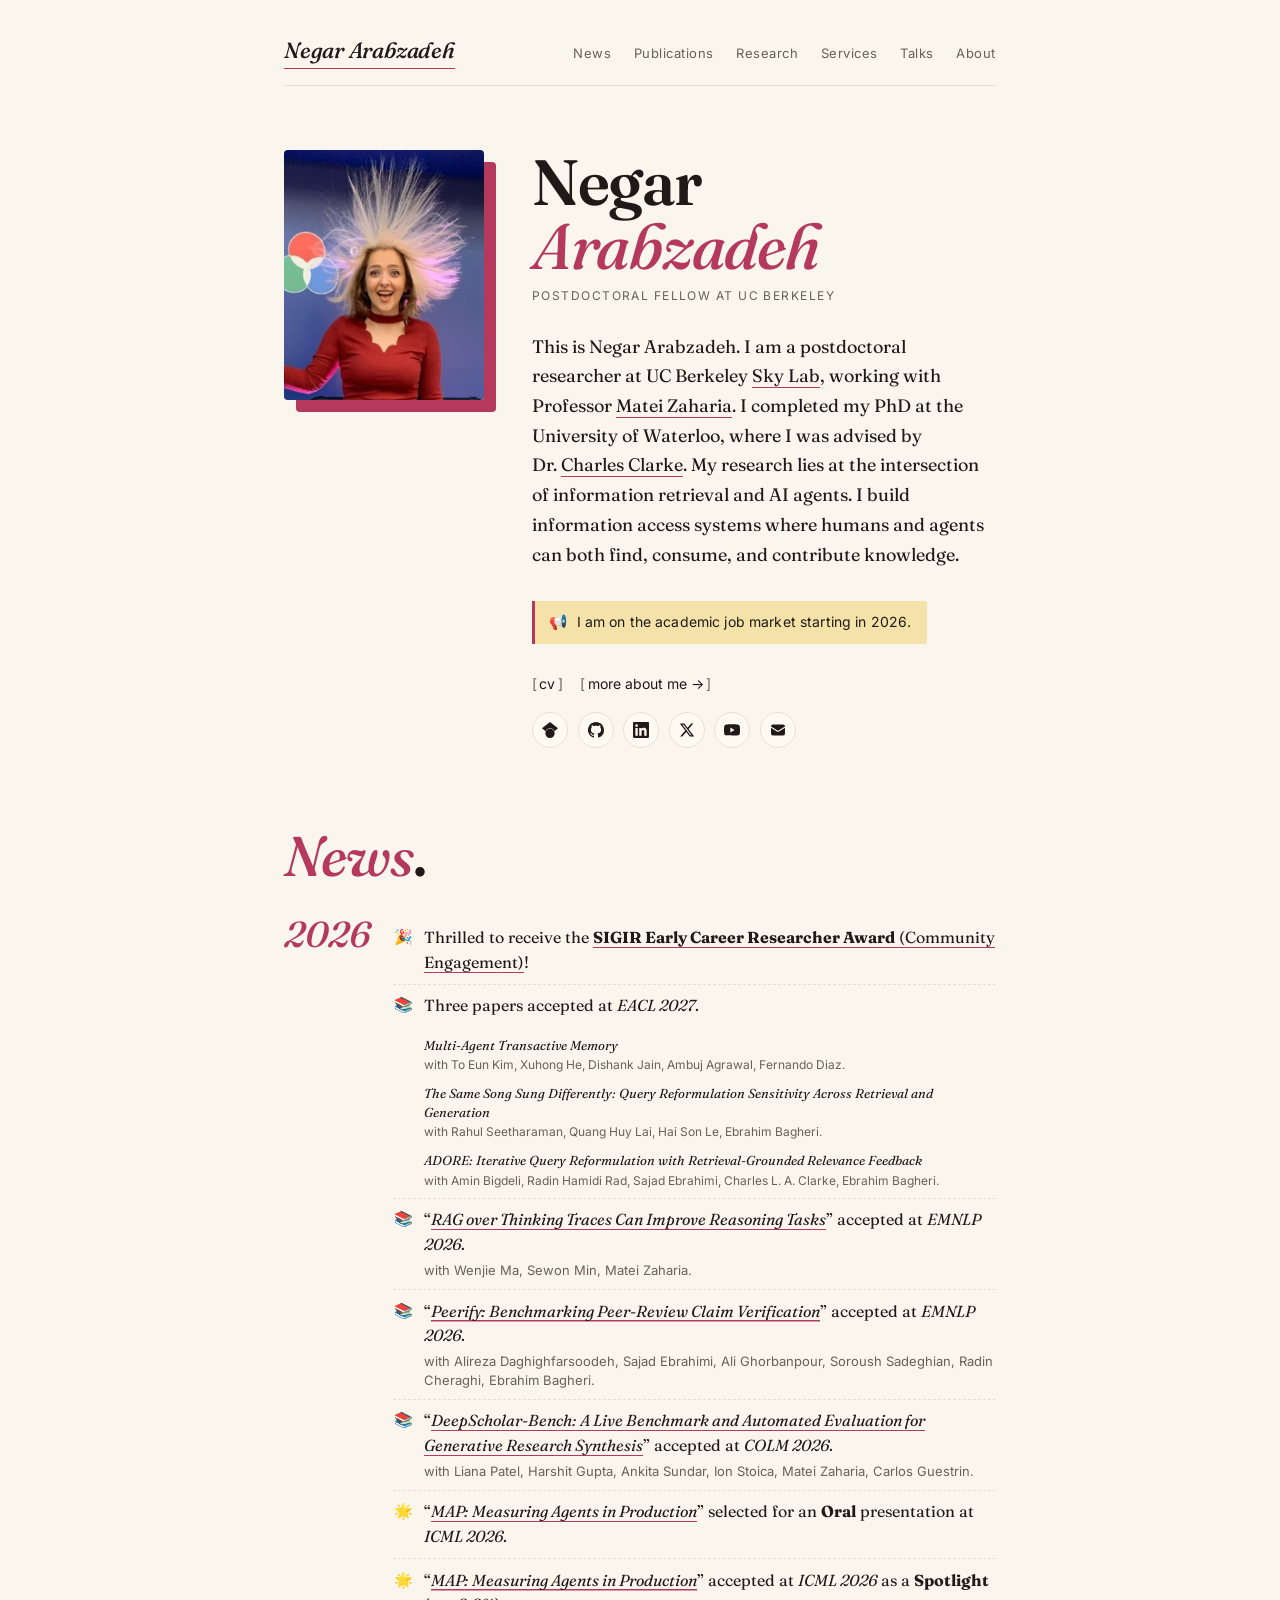
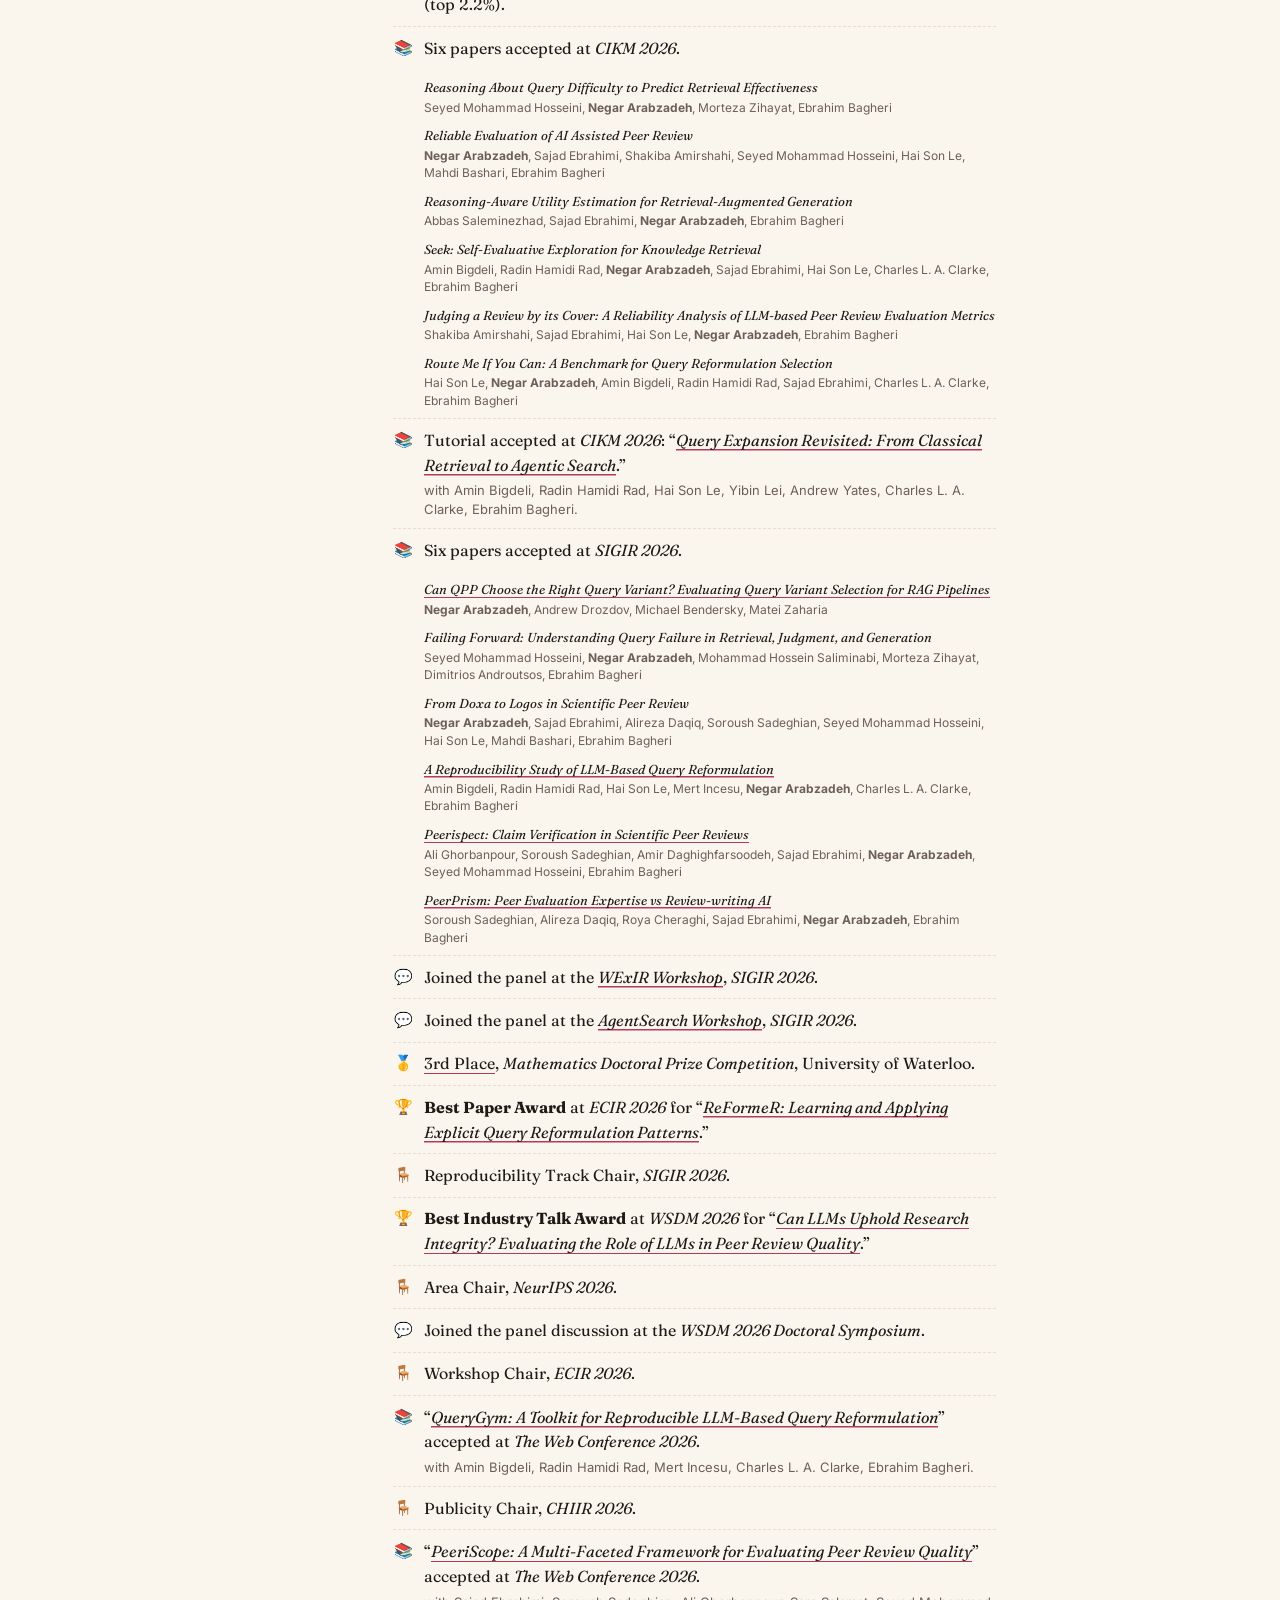
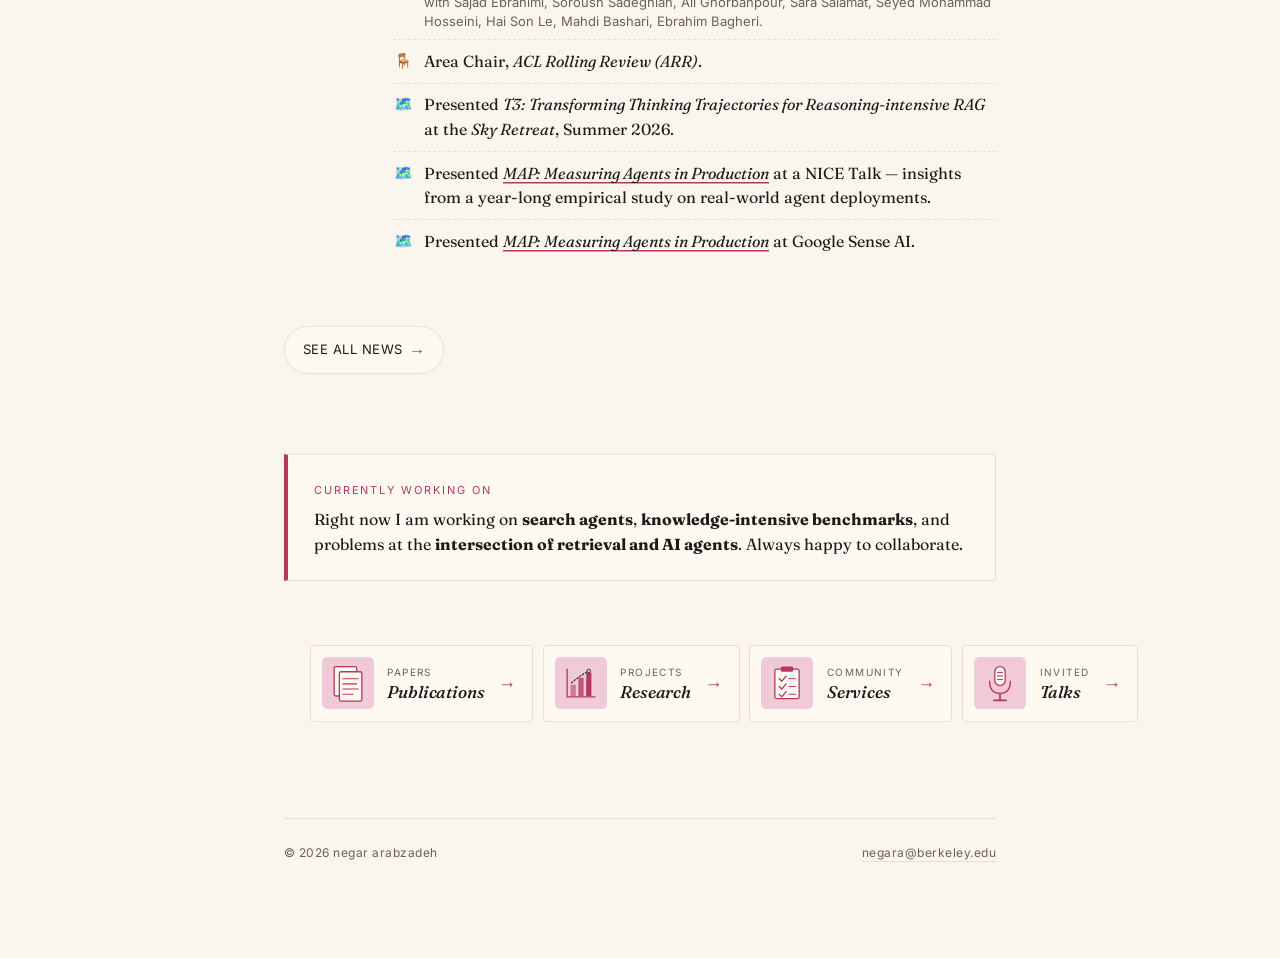
<file: index.html>
<!doctype html>
<html lang="en">
<head>
  <meta charset="utf-8">
  <meta name="viewport" content="width=device-width, initial-scale=1">
  <title>Negar Arabzadeh</title>
  <meta name="description" content="Negar Arabzadeh — postdoctoral researcher at UC Berkeley working on information retrieval and the evaluation of large language models.">
  <meta name="author" content="Negar Arabzadeh">

  <meta property="og:type" content="website">
  <meta property="og:site_name" content="Negar Arabzadeh">
  <meta property="og:url" content="https://negara.info/">
  <meta property="og:title" content="Negar Arabzadeh">
  <meta property="og:description" content="Negar Arabzadeh — postdoctoral researcher at UC Berkeley working on information retrieval and the evaluation of large language models.">
  <meta property="og:image" content="https://negara.info/assets/og.jpg">
  <meta property="og:image:type" content="image/jpeg">
  <meta property="og:image:width" content="1200">
  <meta property="og:image:height" content="630">
  <meta property="og:image:alt" content="Negar Arabzadeh">
  <meta name="twitter:card" content="summary_large_image">
  <meta name="twitter:title" content="Negar Arabzadeh">
  <meta name="twitter:description" content="Negar Arabzadeh — postdoctoral researcher at UC Berkeley working on information retrieval and the evaluation of large language models.">
  <meta name="twitter:image" content="https://negara.info/assets/og.jpg">

  <link rel="icon" href="assets/favicon.svg" type="image/svg+xml">
  <link rel="stylesheet" href="assets/styles.css">

  <link rel="preconnect" href="https://fonts.googleapis.com">
  <link rel="preconnect" href="https://fonts.gstatic.com" crossorigin>
  <link rel="stylesheet"
    href="https://fonts.googleapis.com/css2?family=Fraunces:ital,opsz,wght@0,9..144,400;0,9..144,500;0,9..144,600;0,9..144,700;1,9..144,400;1,9..144,500&family=Inter:wght@400;500;600&display=swap">
</head>
<body>
  <main class="page">

    <nav class="topnav">
      <a href="index.html" class="brand">Negar Arabzadeh</a>
      <ul>
        <li><a href="#news">News</a></li>
        <li><a href="publications.html">Publications</a></li>
        <li><a href="research-experience.html">Research</a></li>
        <li><a href="service.html">Services</a></li>
        <li><a href="talks.html">Talks</a></li>
        <li><a href="about.html">About</a></li>
      </ul>
    </nav>

    <header class="hero" id="top">
      <div class="portrait">
        <a href="about.html" class="portrait-link" aria-label="More about Negar Arabzadeh" title="more about me">
          <img src="assets/d24461_1d9ddfb284254b28b6d7ccd5a46abfc5~mv2.avif" alt="Negar Arabzadeh">
        </a>
      </div>

      <div class="intro">
        <h1>Negar <span class="accent">Arabzadeh</span></h1>
        <p class="subtitle">Postdoctoral Fellow at UC Berkeley</p>

        <p class="bio">
          This is Negar Arabzadeh. I am a postdoctoral researcher at
          UC Berkeley <a href="https://sky.cs.berkeley.edu/">Sky Lab</a>,
          working with Professor
          <a href="https://people.eecs.berkeley.edu/~matei/">Matei Zaharia</a>.
          I completed my PhD at the University of Waterloo, where I was
          advised by Dr.&nbsp;<a href="https://plg.uwaterloo.ca/~claclark/">Charles Clarke</a>.
          My research lies at the intersection of information retrieval
          and AI agents. I build information access systems where humans
          and agents can both find, consume, and contribute knowledge.
        </p>

        <p class="announce">
          <span class="announce-icon" aria-hidden="true">&#128226;</span>
          I am on the academic job market starting in 2026.
        </p>

        <ul class="link-row">
          <li><a href="assets/CV_Negar_arabzadeh_October_2026.pdf">cv</a></li>
          <li><a href="about.html">more about me &rarr;</a></li>
        </ul>

        <ul class="socials" aria-label="social links">
          <li><a href="https://scholar.google.co.in/citations?user=R_1o4RIAAAAJ&hl=en" aria-label="Google Scholar" title="Google Scholar">
            <svg viewBox="0 0 24 24" aria-hidden="true"><path d="M5.242 13.769L0 9.5 12 0l12 9.5-5.242 4.269C17.548 11.249 14.978 9.5 12 9.5c-2.977 0-5.548 1.748-6.758 4.269zM12 10a7 7 0 1 0 0 14 7 7 0 0 0 0-14z"/></svg>
          </a></li>
          <li><a href="https://github.com/Narabzad" aria-label="GitHub" title="GitHub">
            <svg viewBox="0 0 24 24" aria-hidden="true"><path d="M12 0C5.37 0 0 5.37 0 12c0 5.31 3.435 9.795 8.205 11.385.6.105.825-.255.825-.57 0-.285-.015-1.23-.015-2.235-3.015.555-3.795-.735-4.035-1.41-.135-.345-.72-1.41-1.23-1.695-.42-.225-1.02-.78-.015-.795.945-.015 1.62.87 1.845 1.23 1.08 1.815 2.805 1.305 3.495.99.105-.78.42-1.305.765-1.605-2.67-.3-5.46-1.335-5.46-5.925 0-1.305.465-2.385 1.23-3.225-.12-.3-.54-1.53.12-3.18 0 0 1.005-.315 3.3 1.23.96-.27 1.98-.405 3-.405s2.04.135 3 .405c2.295-1.56 3.3-1.23 3.3-1.23.66 1.65.24 2.88.12 3.18.765.84 1.23 1.905 1.23 3.225 0 4.605-2.805 5.625-5.475 5.925.435.375.81 1.095.81 2.22 0 1.605-.015 2.895-.015 3.3 0 .315.225.69.825.57A12.02 12.02 0 0024 12c0-6.63-5.37-12-12-12z"/></svg>
          </a></li>
          <li><a href="https://www.linkedin.com/in/n-arabzadeh/" aria-label="LinkedIn" title="LinkedIn">
            <svg viewBox="0 0 24 24" aria-hidden="true"><path d="M20.447 20.452h-3.554v-5.569c0-1.328-.027-3.037-1.852-3.037-1.853 0-2.136 1.445-2.136 2.939v5.667H9.351V9h3.414v1.561h.046c.477-.9 1.637-1.85 3.37-1.85 3.601 0 4.267 2.37 4.267 5.455v6.286zM5.337 7.433a2.062 2.062 0 1 1 0-4.124 2.062 2.062 0 0 1 0 4.124zM7.119 20.452H3.555V9h3.564v11.452zM22.225 0H1.771C.792 0 0 .774 0 1.729v20.542C0 23.227.792 24 1.771 24h20.451C23.2 24 24 23.227 24 22.271V1.729C24 .774 23.2 0 22.222 0h.003z"/></svg>
          </a></li>
          <li><a href="https://x.com/negarempr" aria-label="X (Twitter)" title="X / Twitter">
            <svg viewBox="0 0 24 24" aria-hidden="true"><path d="M18.244 2.25h3.308l-7.227 8.26 8.502 11.24H16.17l-5.214-6.817L4.99 21.75H1.68l7.73-8.835L1.254 2.25H8.08l4.713 6.231zm-1.161 17.52h1.833L7.084 4.126H5.117z"/></svg>
          </a></li>
          <li><a href="https://www.youtube.com/channel/UCVXj4p93ySdp5lsR_uaJHqQ/videos" aria-label="YouTube" title="YouTube">
            <svg viewBox="0 0 24 24" aria-hidden="true"><path d="M23.498 6.186a3.016 3.016 0 0 0-2.122-2.136C19.505 3.545 12 3.545 12 3.545s-7.505 0-9.377.505A3.017 3.017 0 0 0 .502 6.186C0 8.07 0 12 0 12s0 3.93.502 5.814a3.016 3.016 0 0 0 2.122 2.136c1.871.505 9.376.505 9.376.505s7.505 0 9.377-.505a3.015 3.015 0 0 0 2.122-2.136C24 15.93 24 12 24 12s0-3.93-.502-5.814zM9.545 15.568V8.432L15.818 12l-6.273 3.568z"/></svg>
          </a></li>
          <li><a href="mailto:negara@berkeley.edu" aria-label="Email" title="Email">
            <svg viewBox="0 0 24 24" aria-hidden="true"><path d="M1.5 8.67v8.58a3 3 0 0 0 3 3h15a3 3 0 0 0 3-3V8.67l-8.928 5.493a3 3 0 0 1-3.144 0L1.5 8.67ZM22.5 6.908V6.75a3 3 0 0 0-3-3h-15a3 3 0 0 0-3 3v.158l9.714 5.978a1.5 1.5 0 0 0 1.572 0L22.5 6.908Z"/></svg>
          </a></li>
        </ul>
      </div>
    </header>

    <!-- ======================== NEWS ======================== -->
    <section class="section" id="news">

      <h1 style="font-size: clamp(40px, 6vw, 56px); margin: 0 0 2rem;">
        <span class="accent">News</span>.
      </h1>

      <section class="news-year">
        <h2 class="year">2026</h2>
        <ul class="news-items">
          <li><span class="emoji">&#127881;</span>
            <div>
              <p>Thrilled to receive the <a href="https://cs.uwaterloo.ca/news/negar-arabzadeh-wins-acm-sigir-community-engagement-award"><strong>SIGIR Early Career Researcher Award</strong> (Community Engagement)</a>!</p>
            </div>
          </li>
          <li><span class="emoji">&#128218;</span>
            <div>
              <p>Three papers accepted at <em>EACL 2027</em>.</p>
              <ul class="news-paper-list">
                <li>
                  <p class="meta"><em>Multi-Agent Transactive Memory</em></p>
                  <p class="meta authors">with To Eun Kim, Xuhong He, Dishank Jain, Ambuj Agrawal, Fernando Diaz.</p>
                </li>
                <li>
                  <p class="meta"><em>The Same Song Sung Differently: Query Reformulation Sensitivity Across Retrieval and Generation</em></p>
                  <p class="meta authors">with Rahul Seetharaman, Quang Huy Lai, Hai Son Le, Ebrahim Bagheri.</p>
                </li>
                <li>
                  <p class="meta"><em>ADORE: Iterative Query Reformulation with Retrieval-Grounded Relevance Feedback</em></p>
                  <p class="meta authors">with Amin Bigdeli, Radin Hamidi Rad, Sajad Ebrahimi, Charles L.&nbsp;A. Clarke, Ebrahim Bagheri.</p>
                </li>
              </ul>
            </div>
          </li>
          <li><span class="emoji">&#128218;</span>
            <div>
              <p>&ldquo;<a href="https://arxiv.org/abs/2605.03344"><em>RAG over Thinking Traces Can Improve Reasoning Tasks</em></a>&rdquo; accepted at <em>EMNLP 2026</em>.</p>
              <p class="meta">with Wenjie Ma, Sewon Min, Matei Zaharia.</p>
            </div>
          </li>
          <li><span class="emoji">&#128218;</span>
            <div>
              <p>&ldquo;<a href="https://aclanthology.org/2026.emnlp-industry.169/"><em>Peerify: Benchmarking Peer-Review Claim Verification</em></a>&rdquo; accepted at <em>EMNLP 2026</em>.</p>
              <p class="meta">with Alireza Daghighfarsoodeh, Sajad Ebrahimi, Ali Ghorbanpour, Soroush Sadeghian, Radin Cheraghi, Ebrahim Bagheri.</p>
            </div>
          </li>
          <li><span class="emoji">&#128218;</span>
            <div>
              <p>&ldquo;<a href="https://arxiv.org/abs/2508.20033"><em>DeepScholar-Bench: A Live Benchmark and Automated Evaluation for Generative Research Synthesis</em></a>&rdquo; accepted at <em>COLM 2026</em>.</p>
              <p class="meta">with Liana Patel, Harshit Gupta, Ankita Sundar, Ion Stoica, Matei Zaharia, Carlos Guestrin.</p>
            </div>
          </li>
          <li><span class="emoji">&#127775;</span>
            <div>
              <p>&ldquo;<a href="https://arxiv.org/html/2512.04123v1"><em>MAP: Measuring Agents in Production</em></a>&rdquo; selected for an <strong>Oral</strong> presentation at <em>ICML 2026</em>.</p>
            </div>
          </li>
          <li><span class="emoji">&#127775;</span>
            <div>
              <p>&ldquo;<a href="https://arxiv.org/html/2512.04123v1"><em>MAP: Measuring Agents in Production</em></a>&rdquo; accepted at <em>ICML 2026</em> as a <strong>Spotlight</strong> (top 2.2%).</p>
            </div>
          </li>
          <li><span class="emoji">&#128218;</span>
            <div>
              <p>Six papers accepted at <em>CIKM 2026</em>.</p>
              <ul class="news-paper-list">
                <li>
                  <p class="meta"><em>Reasoning About Query Difficulty to Predict Retrieval Effectiveness</em></p>
                  <p class="meta authors">Seyed Mohammad Hosseini, <strong>Negar Arabzadeh</strong>, Morteza Zihayat, Ebrahim Bagheri</p>
                </li>
                <li>
                  <p class="meta"><em>Reliable Evaluation of AI Assisted Peer Review</em></p>
                  <p class="meta authors"><strong>Negar Arabzadeh</strong>, Sajad Ebrahimi, Shakiba Amirshahi, Seyed Mohammad Hosseini, Hai Son Le, Mahdi Bashari, Ebrahim Bagheri</p>
                </li>
                <li>
                  <p class="meta"><em>Reasoning-Aware Utility Estimation for Retrieval-Augmented Generation</em></p>
                  <p class="meta authors">Abbas Saleminezhad, Sajad Ebrahimi, <strong>Negar Arabzadeh</strong>, Ebrahim Bagheri</p>
                </li>
                <li>
                  <p class="meta"><em>Seek: Self-Evaluative Exploration for Knowledge Retrieval</em></p>
                  <p class="meta authors">Amin Bigdeli, Radin Hamidi Rad, <strong>Negar Arabzadeh</strong>, Sajad Ebrahimi, Hai Son Le, Charles L.&nbsp;A. Clarke, Ebrahim Bagheri</p>
                </li>
                <li>
                  <p class="meta"><em>Judging a Review by its Cover: A Reliability Analysis of LLM-based Peer Review Evaluation Metrics</em></p>
                  <p class="meta authors">Shakiba Amirshahi, Sajad Ebrahimi, Hai Son Le, <strong>Negar Arabzadeh</strong>, Ebrahim Bagheri</p>
                </li>
                <li>
                  <p class="meta"><em>Route Me If You Can: A Benchmark for Query Reformulation Selection</em></p>
                  <p class="meta authors">Hai Son Le, <strong>Negar Arabzadeh</strong>, Amin Bigdeli, Radin Hamidi Rad, Sajad Ebrahimi, Charles L.&nbsp;A. Clarke, Ebrahim Bagheri</p>
                </li>
              </ul>
            </div>
          </li>
          <li><span class="emoji">&#128218;</span>
            <div>
              <p>Tutorial accepted at <em>CIKM 2026</em>: &ldquo;<a href="https://cikm2026.diag.uniroma1.it/accepted-tutorials/"><em>Query Expansion Revisited: From Classical Retrieval to Agentic Search</em></a>.&rdquo;</p>
              <p class="meta">with Amin Bigdeli, Radin Hamidi Rad, Hai Son Le, Yibin Lei, Andrew Yates, Charles L.&nbsp;A. Clarke, Ebrahim Bagheri.</p>
            </div>
          </li>
          <li><span class="emoji">&#128218;</span>
            <div>
              <p>Six papers accepted at <em>SIGIR 2026</em>.</p>
              <ul class="news-paper-list">
                <li>
                  <p class="meta"><a href="https://arxiv.org/pdf/2604.22661"><em>Can QPP Choose the Right Query Variant? Evaluating Query Variant Selection for RAG Pipelines</em></a></p>
                  <p class="meta authors"><strong>Negar Arabzadeh</strong>, Andrew Drozdov, Michael Bendersky, Matei Zaharia</p>
                </li>
                <li>
                  <p class="meta"><em>Failing Forward: Understanding Query Failure in Retrieval, Judgment, and Generation</em></p>
                  <p class="meta authors">Seyed Mohammad Hosseini, <strong>Negar Arabzadeh</strong>, Mohammad Hossein Saliminabi, Morteza Zihayat, Dimitrios Androutsos, Ebrahim Bagheri</p>
                </li>
                <li>
                  <p class="meta"><em>From Doxa to Logos in Scientific Peer Review</em></p>
                  <p class="meta authors"><strong>Negar Arabzadeh</strong>, Sajad Ebrahimi, Alireza Daqiq, Soroush Sadeghian, Seyed Mohammad Hosseini, Hai Son Le, Mahdi Bashari, Ebrahim Bagheri</p>
                </li>
                <li>
                  <p class="meta"><a href="https://arxiv.org/abs/2604.27421"><em>A Reproducibility Study of LLM-Based Query Reformulation</em></a></p>
                  <p class="meta authors">Amin Bigdeli, Radin Hamidi Rad, Hai Son Le, Mert Incesu, <strong>Negar Arabzadeh</strong>, Charles L.&nbsp;A. Clarke, Ebrahim Bagheri</p>
                </li>
                <li>
                  <p class="meta"><a href="https://arxiv.org/abs/2604.17667"><em>Peerispect: Claim Verification in Scientific Peer Reviews</em></a></p>
                  <p class="meta authors">Ali Ghorbanpour, Soroush Sadeghian, Amir Daghighfarsoodeh, Sajad Ebrahimi, <strong>Negar Arabzadeh</strong>, Seyed Mohammad Hosseini, Ebrahim Bagheri</p>
                </li>
                <li>
                  <p class="meta"><a href="https://arxiv.org/abs/2604.14513"><em>PeerPrism: Peer Evaluation Expertise vs Review-writing AI</em></a></p>
                  <p class="meta authors">Soroush Sadeghian, Alireza Daqiq, Roya Cheraghi, Sajad Ebrahimi, <strong>Negar Arabzadeh</strong>, Ebrahim Bagheri</p>
                </li>
              </ul>
            </div>
          </li>
          <li><span class="emoji">&#128172;</span>
            <div>
              <p>Joined the panel at the <a href="https://xirworkshop.github.io/"><em>WExIR Workshop</em></a>, <em>SIGIR 2026</em>.</p>
            </div>
          </li>
          <li><span class="emoji">&#128172;</span>
            <div>
              <p>Joined the panel at the <a href="https://agent-search.github.io/agentsearch-sigir26/"><em>AgentSearch Workshop</em></a>, <em>SIGIR 2026</em>.</p>
            </div>
          </li>
          <li><span class="emoji">&#129351;</span>
            <div>
              <p><a href="https://cs.uwaterloo.ca/news/computer-science-students-win-prestigious-faculty">3rd Place</a>, <em>Mathematics Doctoral Prize Competition</em>, University of Waterloo.</p>
            </div>
          </li>
          <li><span class="emoji">&#127942;</span>
            <div>
              <p><strong>Best Paper Award</strong> at <em>ECIR 2026</em> for &ldquo;<a href="https://dl.acm.org/doi/10.1007/978-3-032-21300-6_30"><em>ReFormeR: Learning and Applying Explicit Query Reformulation Patterns</em></a>.&rdquo;</p>
            </div>
          </li>
          <li><span class="emoji">&#129681;</span>
            <div><p>Reproducibility Track Chair, <em>SIGIR 2026</em>.</p></div>
          </li>
          <li><span class="emoji">&#127942;</span>
            <div>
              <p><strong>Best Industry Talk Award</strong> at <em>WSDM 2026</em> for &ldquo;<a href="https://dl.acm.org/doi/pdf/10.1145/3773966.3784970"><em>Can LLMs Uphold Research Integrity? Evaluating the Role of LLMs in Peer Review Quality</em></a>.&rdquo;</p>
            </div>
          </li>
          <li><span class="emoji">&#129681;</span>
            <div><p>Area Chair, <em>NeurIPS 2026</em>.</p></div>
          </li>
          <li><span class="emoji">&#128172;</span>
            <div>
              <p>Joined the panel discussion at the <em>WSDM 2026 Doctoral Symposium</em>.</p>
            </div>
          </li>
          <li><span class="emoji">&#129681;</span>
            <div><p>Workshop Chair, <em>ECIR 2026</em>.</p></div>
          </li>
          <li><span class="emoji">&#128218;</span>
            <div>
              <p>&ldquo;<a href="https://arxiv.org/pdf/2511.15996"><em>QueryGym: A Toolkit for Reproducible LLM-Based Query Reformulation</em></a>&rdquo; accepted at <em>The Web Conference 2026</em>.</p>
              <p class="meta">with Amin Bigdeli, Radin Hamidi Rad, Mert Incesu, Charles L.&nbsp;A. Clarke, Ebrahim Bagheri.</p>
            </div>
          </li>
          <li><span class="emoji">&#129681;</span>
            <div><p>Publicity Chair, <em>CHIIR 2026</em>.</p></div>
          </li>
          <li><span class="emoji">&#128218;</span>
            <div>
              <p>&ldquo;<a href="https://ls3.rnet.torontomu.ca/wp-content/uploads/2026/01/peeriscope.pdf"><em>PeeriScope: A Multi-Faceted Framework for Evaluating Peer Review Quality</em></a>&rdquo; accepted at <em>The Web Conference 2026</em>.</p>
              <p class="meta">with Sajad Ebrahimi, Soroush Sadeghian, Ali Ghorbanpour, Sara Salamat, Seyed Mohammad Hosseini, Hai Son Le, Mahdi Bashari, Ebrahim Bagheri.</p>
            </div>
          </li>
          <li><span class="emoji">&#129681;</span>
            <div><p>Area Chair, <em>ACL Rolling Review (ARR)</em>.</p></div>
          </li>
          <li><span class="emoji">&#128506;&#65039;</span>
            <div><p>Presented <em>T3: Transforming Thinking Trajectories for Reasoning-intensive RAG</em> at the <em>Sky Retreat</em>, Summer 2026.</p></div>
          </li>
          <li><span class="emoji">&#128506;&#65039;</span>
            <div><p>Presented <a href="https://arxiv.org/html/2512.04123v1"><em>MAP: Measuring Agents in Production</em></a> at a NICE Talk &mdash; insights from a year-long empirical study on real-world agent deployments.</p></div>
          </li>
          <li><span class="emoji">&#128506;&#65039;</span>
            <div><p>Presented <a href="https://arxiv.org/html/2512.04123v1"><em>MAP: Measuring Agents in Production</em></a> at Google Sense AI.</p></div>
          </li>
        </ul>
      </section>

      <a href="news.html" class="more-link">see all news</a>
    </section>

    <!-- ======================== COLLAB CALLOUT ======================== -->
    <section class="collab">
      <span class="collab-eyebrow">currently working on</span>
      <p>
        Right now I am working on <strong>search agents</strong>,
        <strong>knowledge-intensive benchmarks</strong>, and problems at the
        <strong>intersection of retrieval and AI agents</strong>.
        Always happy to collaborate.
      </p>
    </section>

    <!-- ======================== BANNER CARDS ======================== -->
    <section class="cards-banner">
      <a href="publications.html" class="card">
        <span class="card-art" aria-hidden="true">
          <svg viewBox="0 0 60 60" fill="none">
            <rect width="60" height="60" rx="6" fill="#f0cad6"/>
            <rect x="14" y="11" width="26" height="34" rx="2" fill="#fefaf2" stroke="#b5395d" stroke-width="1.5"/>
            <rect x="20" y="17" width="26" height="34" rx="2" fill="#fefaf2" stroke="#b5395d" stroke-width="1.5"/>
            <line x1="24" y1="25" x2="42" y2="25" stroke="#b5395d" stroke-width="1.2" stroke-linecap="round"/>
            <line x1="24" y1="31" x2="40" y2="31" stroke="#b5395d" stroke-width="1.2" stroke-linecap="round"/>
            <line x1="24" y1="37" x2="42" y2="37" stroke="#b5395d" stroke-width="1.2" stroke-linecap="round"/>
            <line x1="24" y1="43" x2="36" y2="43" stroke="#b5395d" stroke-width="1.2" stroke-linecap="round"/>
          </svg>
        </span>
        <span class="card-eyebrow">papers</span>
        <h3>Publications</h3>
        <span class="card-arrow" aria-hidden="true">&rarr;</span>
      </a>

      <a href="research-experience.html" class="card">
        <span class="card-art" aria-hidden="true">
          <svg viewBox="0 0 60 60" fill="none">
            <rect width="60" height="60" rx="6" fill="#f0cad6"/>
            <line x1="14" y1="46" x2="46" y2="46" stroke="#b5395d" stroke-width="1.5" stroke-linecap="round"/>
            <line x1="14" y1="46" x2="14" y2="14" stroke="#b5395d" stroke-width="1.5" stroke-linecap="round"/>
            <rect x="18" y="32" width="6" height="13" fill="#b5395d" opacity="0.55"/>
            <rect x="27" y="24" width="6" height="21" fill="#b5395d" opacity="0.8"/>
            <rect x="36" y="18" width="6" height="27" fill="#b5395d"/>
            <path d="M19 30 Q28 22 39 16" stroke="#1f1a18" stroke-width="1.2" fill="none" stroke-linecap="round" stroke-dasharray="2 2"/>
            <circle cx="39" cy="16" r="2" fill="#f4e2a8" stroke="#1f1a18" stroke-width="1"/>
          </svg>
        </span>
        <span class="card-eyebrow">projects</span>
        <h3>Research</h3>
        <span class="card-arrow" aria-hidden="true">&rarr;</span>
      </a>

      <a href="service.html" class="card">
        <span class="card-art" aria-hidden="true">
          <svg viewBox="0 0 60 60" fill="none">
            <rect width="60" height="60" rx="6" fill="#f0cad6"/>
            <rect x="16" y="14" width="28" height="34" rx="2" fill="#fefaf2" stroke="#b5395d" stroke-width="1.5"/>
            <rect x="23" y="11" width="14" height="6" rx="1.5" fill="#b5395d"/>
            <path d="M21 25 L24 28 L29 22" stroke="#b5395d" stroke-width="1.5" stroke-linecap="round" stroke-linejoin="round" fill="none"/>
            <line x1="32" y1="25" x2="40" y2="25" stroke="#b5395d" stroke-width="1.1" stroke-linecap="round"/>
            <path d="M21 34 L24 37 L29 31" stroke="#b5395d" stroke-width="1.5" stroke-linecap="round" stroke-linejoin="round" fill="none"/>
            <line x1="32" y1="34" x2="40" y2="34" stroke="#b5395d" stroke-width="1.1" stroke-linecap="round"/>
            <path d="M21 43 L24 46 L29 40" stroke="#b5395d" stroke-width="1.5" stroke-linecap="round" stroke-linejoin="round" fill="none"/>
            <line x1="32" y1="43" x2="40" y2="43" stroke="#b5395d" stroke-width="1.1" stroke-linecap="round"/>
          </svg>
        </span>
        <span class="card-eyebrow">community</span>
        <h3>Services</h3>
        <span class="card-arrow" aria-hidden="true">&rarr;</span>
      </a>

      <a href="talks.html" class="card">
        <span class="card-art" aria-hidden="true">
          <svg viewBox="0 0 60 60" fill="none">
            <rect width="60" height="60" rx="6" fill="#f0cad6"/>
            <rect x="24" y="11" width="12" height="22" rx="6" fill="#fefaf2" stroke="#b5395d" stroke-width="1.5"/>
            <line x1="27" y1="18" x2="33" y2="18" stroke="#b5395d" stroke-width="1.2" stroke-linecap="round"/>
            <line x1="27" y1="22" x2="33" y2="22" stroke="#b5395d" stroke-width="1.2" stroke-linecap="round"/>
            <line x1="27" y1="26" x2="33" y2="26" stroke="#b5395d" stroke-width="1.2" stroke-linecap="round"/>
            <path d="M18 28 Q18 42 30 42 Q42 42 42 28" fill="none" stroke="#b5395d" stroke-width="1.6" stroke-linecap="round"/>
            <line x1="30" y1="42" x2="30" y2="50" stroke="#b5395d" stroke-width="2" stroke-linecap="round"/>
            <line x1="23" y1="50" x2="37" y2="50" stroke="#b5395d" stroke-width="2" stroke-linecap="round"/>
          </svg>
        </span>
        <span class="card-eyebrow">invited</span>
        <h3>Talks</h3>
        <span class="card-arrow" aria-hidden="true">&rarr;</span>
      </a>
    </section>

    <footer class="foot">
      <span>&copy; 2026 negar arabzadeh</span>
      <span><a href="mailto:negara@berkeley.edu">negara@berkeley.edu</a></span>
    </footer>

  </main>
</body>
</html>
</file>
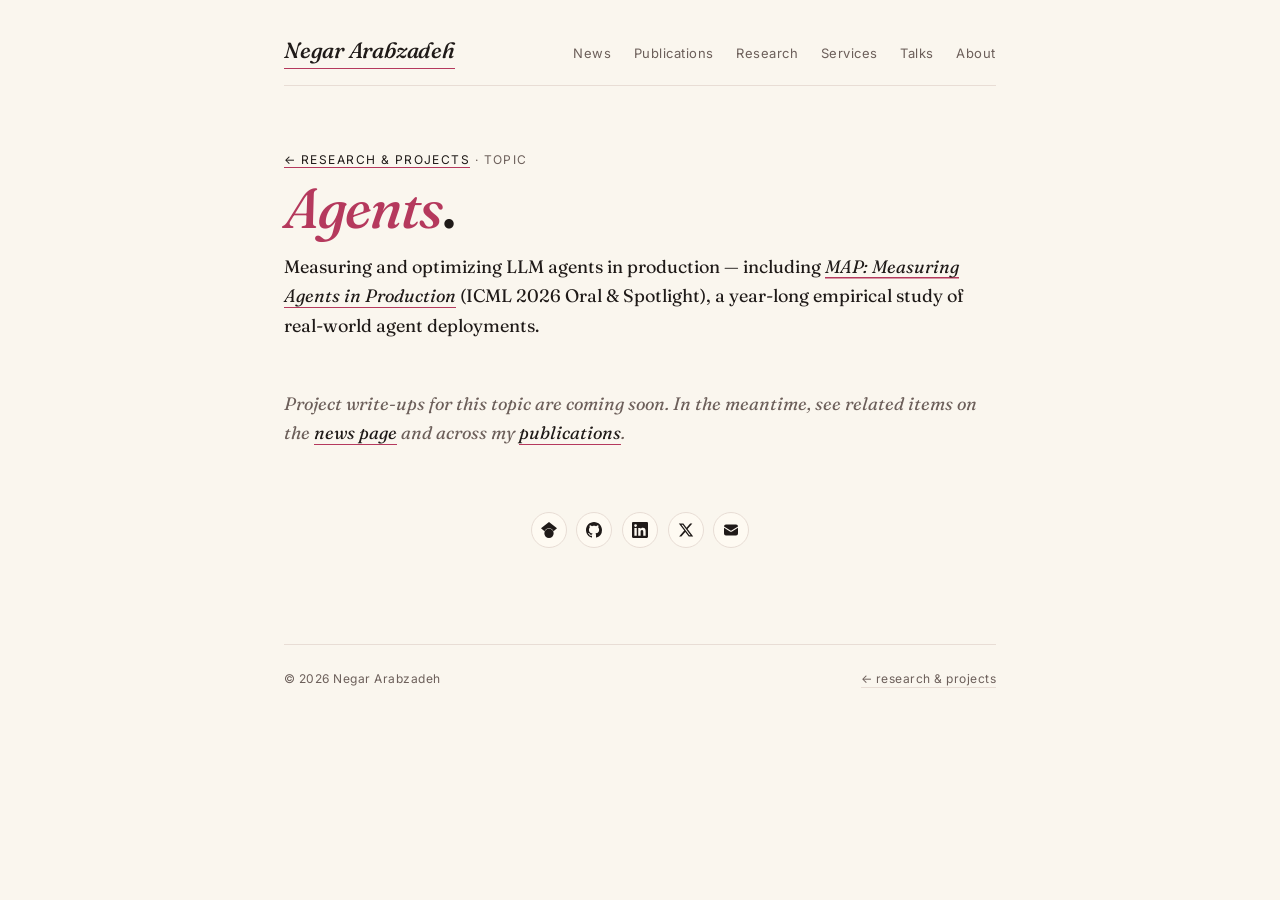
<file: agents.html>
<!doctype html>
<html lang="en">
<head>
  <meta charset="utf-8">
  <meta name="viewport" content="width=device-width, initial-scale=1">
  <title>Agents &middot; Negar Arabzadeh</title>

  <meta property="og:type" content="website">
  <meta property="og:site_name" content="Negar Arabzadeh">
  <meta property="og:url" content="https://negara.info/agents.html">
  <meta property="og:title" content="Agents · Negar Arabzadeh">
  <meta property="og:description" content="Negar Arabzadeh — postdoctoral researcher at UC Berkeley working on information retrieval and the evaluation of large language models.">
  <meta property="og:image" content="https://negara.info/assets/og.jpg">
  <meta property="og:image:type" content="image/jpeg">
  <meta property="og:image:width" content="1200">
  <meta property="og:image:height" content="630">
  <meta property="og:image:alt" content="Negar Arabzadeh">
  <meta name="twitter:card" content="summary_large_image">
  <meta name="twitter:title" content="Agents · Negar Arabzadeh">
  <meta name="twitter:description" content="Negar Arabzadeh — postdoctoral researcher at UC Berkeley working on information retrieval and the evaluation of large language models.">
  <meta name="twitter:image" content="https://negara.info/assets/og.jpg">

  <link rel="icon" href="assets/favicon.svg" type="image/svg+xml">
  <link rel="stylesheet" href="assets/styles.css">

  <link rel="preconnect" href="https://fonts.googleapis.com">
  <link rel="preconnect" href="https://fonts.gstatic.com" crossorigin>
  <link rel="stylesheet"
    href="https://fonts.googleapis.com/css2?family=Fraunces:ital,opsz,wght@0,9..144,400;0,9..144,500;0,9..144,600;0,9..144,700;1,9..144,400;1,9..144,500&family=Inter:wght@400;500;600&display=swap">
</head>
<body>
  <main class="page">

    <nav class="topnav">
      <a href="index.html" class="brand">Negar Arabzadeh</a>
      <ul>
        <li><a href="news.html">News</a></li>
        <li><a href="publications.html">Publications</a></li>
        <li><a href="research-experience.html">Research</a></li>
        <li><a href="service.html">Services</a></li>
        <li><a href="talks.html">Talks</a></li>
        <li><a href="about.html">About</a></li>
      </ul>
    </nav>

    <header style="margin-bottom: 3rem;">
      <p class="subtitle" style="margin-bottom: 0.6rem;">
        <a href="research-experience.html">&larr; research &amp; projects</a> &middot; topic
      </p>
      <h1 style="font-size: clamp(40px, 6vw, 56px); margin-bottom: 1rem;">
        <span class="accent">Agents</span>.
      </h1>
      <p class="bio">
        Measuring and optimizing LLM agents in production &mdash; including
        <em><a href="https://arxiv.org/abs/2512.04123">MAP: Measuring Agents in Production</a></em>
        (ICML 2026 Oral &amp; Spotlight), a year-long empirical
        study of real-world agent deployments.
      </p>
    </header>

    <p class="bio" style="font-style: italic; color: var(--muted);">
      Project write-ups for this topic are coming soon. In the meantime, see
      related items on the <a href="news.html">news page</a> and across my
      <a href="publications.html">publications</a>.
    </p>

        <ul class="socials" style="justify-content: center; margin-top: 4rem;" aria-label="social links">
      <li><a href="https://scholar.google.co.in/citations?user=R_1o4RIAAAAJ&hl=en" aria-label="Google Scholar" title="Google Scholar">
        <svg viewBox="0 0 24 24" aria-hidden="true"><path d="M5.242 13.769L0 9.5 12 0l12 9.5-5.242 4.269C17.548 11.249 14.978 9.5 12 9.5c-2.977 0-5.548 1.748-6.758 4.269zM12 10a7 7 0 1 0 0 14 7 7 0 0 0 0-14z"/></svg>
      </a></li>
      <li><a href="https://github.com/Narabzad" aria-label="GitHub" title="GitHub">
        <svg viewBox="0 0 24 24" aria-hidden="true"><path d="M12 0C5.37 0 0 5.37 0 12c0 5.31 3.435 9.795 8.205 11.385.6.105.825-.255.825-.57 0-.285-.015-1.23-.015-2.235-3.015.555-3.795-.735-4.035-1.41-.135-.345-.72-1.41-1.23-1.695-.42-.225-1.02-.78-.015-.795.945-.015 1.62.87 1.845 1.23 1.08 1.815 2.805 1.305 3.495.99.105-.78.42-1.305.765-1.605-2.67-.3-5.46-1.335-5.46-5.925 0-1.305.465-2.385 1.23-3.225-.12-.3-.54-1.53.12-3.18 0 0 1.005-.315 3.3 1.23.96-.27 1.98-.405 3-.405s2.04.135 3 .405c2.295-1.56 3.3-1.23 3.3-1.23.66 1.65.24 2.88.12 3.18.765.84 1.23 1.905 1.23 3.225 0 4.605-2.805 5.625-5.475 5.925.435.375.81 1.095.81 2.22 0 1.605-.015 2.895-.015 3.3 0 .315.225.69.825.57A12.02 12.02 0 0024 12c0-6.63-5.37-12-12-12z"/></svg>
      </a></li>
      <li><a href="https://www.linkedin.com/in/n-arabzadeh/" aria-label="LinkedIn" title="LinkedIn">
        <svg viewBox="0 0 24 24" aria-hidden="true"><path d="M20.447 20.452h-3.554v-5.569c0-1.328-.027-3.037-1.852-3.037-1.853 0-2.136 1.445-2.136 2.939v5.667H9.351V9h3.414v1.561h.046c.477-.9 1.637-1.85 3.37-1.85 3.601 0 4.267 2.37 4.267 5.455v6.286zM5.337 7.433a2.062 2.062 0 1 1 0-4.124 2.062 2.062 0 0 1 0 4.124zM7.119 20.452H3.555V9h3.564v11.452zM22.225 0H1.771C.792 0 0 .774 0 1.729v20.542C0 23.227.792 24 1.771 24h20.451C23.2 24 24 23.227 24 22.271V1.729C24 .774 23.2 0 22.222 0h.003z"/></svg>
      </a></li>
      <li><a href="https://x.com/negarempr" aria-label="X (Twitter)" title="X / Twitter">
        <svg viewBox="0 0 24 24" aria-hidden="true"><path d="M18.244 2.25h3.308l-7.227 8.26 8.502 11.24H16.17l-5.214-6.817L4.99 21.75H1.68l7.73-8.835L1.254 2.25H8.08l4.713 6.231zm-1.161 17.52h1.833L7.084 4.126H5.117z"/></svg>
      </a></li>
      <li><a href="mailto:negara@berkeley.edu" aria-label="Email" title="Email">
        <svg viewBox="0 0 24 24" aria-hidden="true"><path d="M1.5 8.67v8.58a3 3 0 0 0 3 3h15a3 3 0 0 0 3-3V8.67l-8.928 5.493a3 3 0 0 1-3.144 0L1.5 8.67ZM22.5 6.908V6.75a3 3 0 0 0-3-3h-15a3 3 0 0 0-3 3v.158l9.714 5.978a1.5 1.5 0 0 0 1.572 0L22.5 6.908Z"/></svg>
      </a></li>
    </ul>

    <footer class="foot">
      <span>&copy; 2026 Negar Arabzadeh</span>
      <span><a href="research-experience.html">&larr; research &amp; projects</a></span>
    </footer>

  </main>
</body>
</html>
</file>
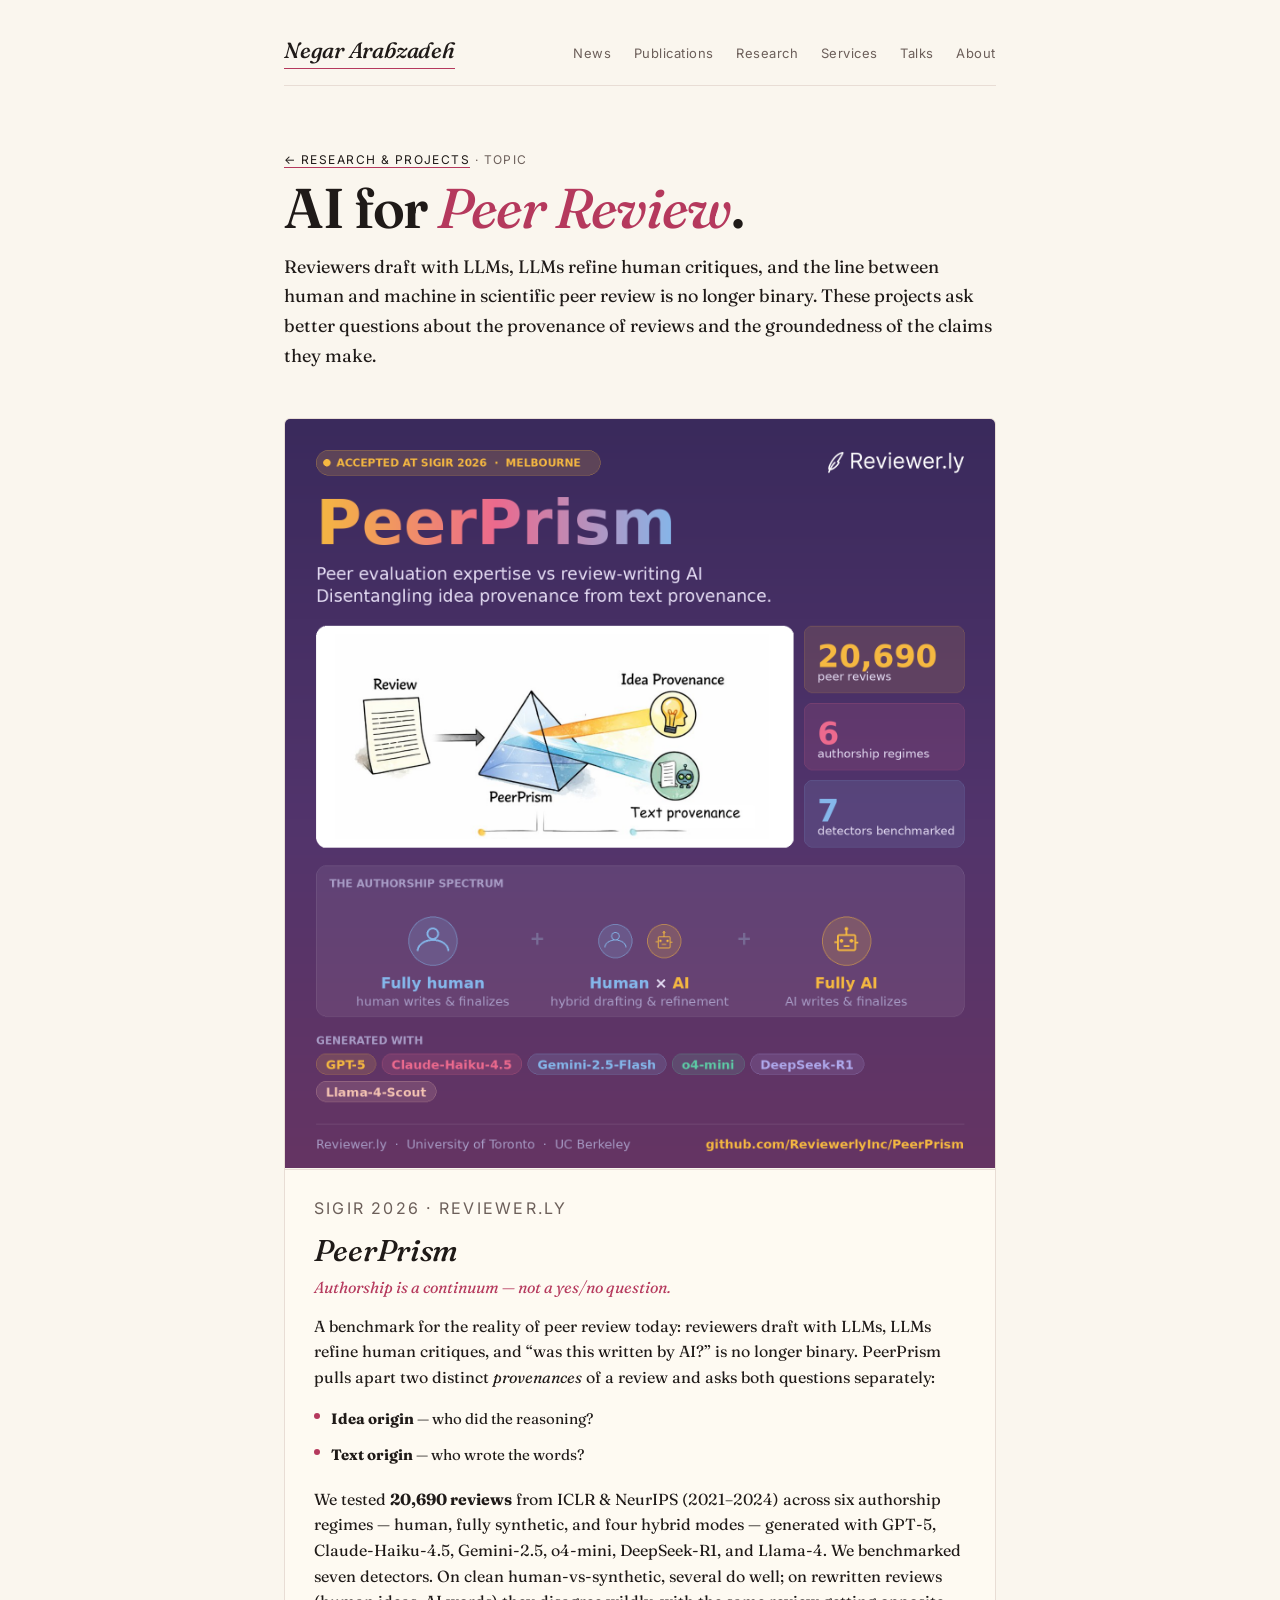
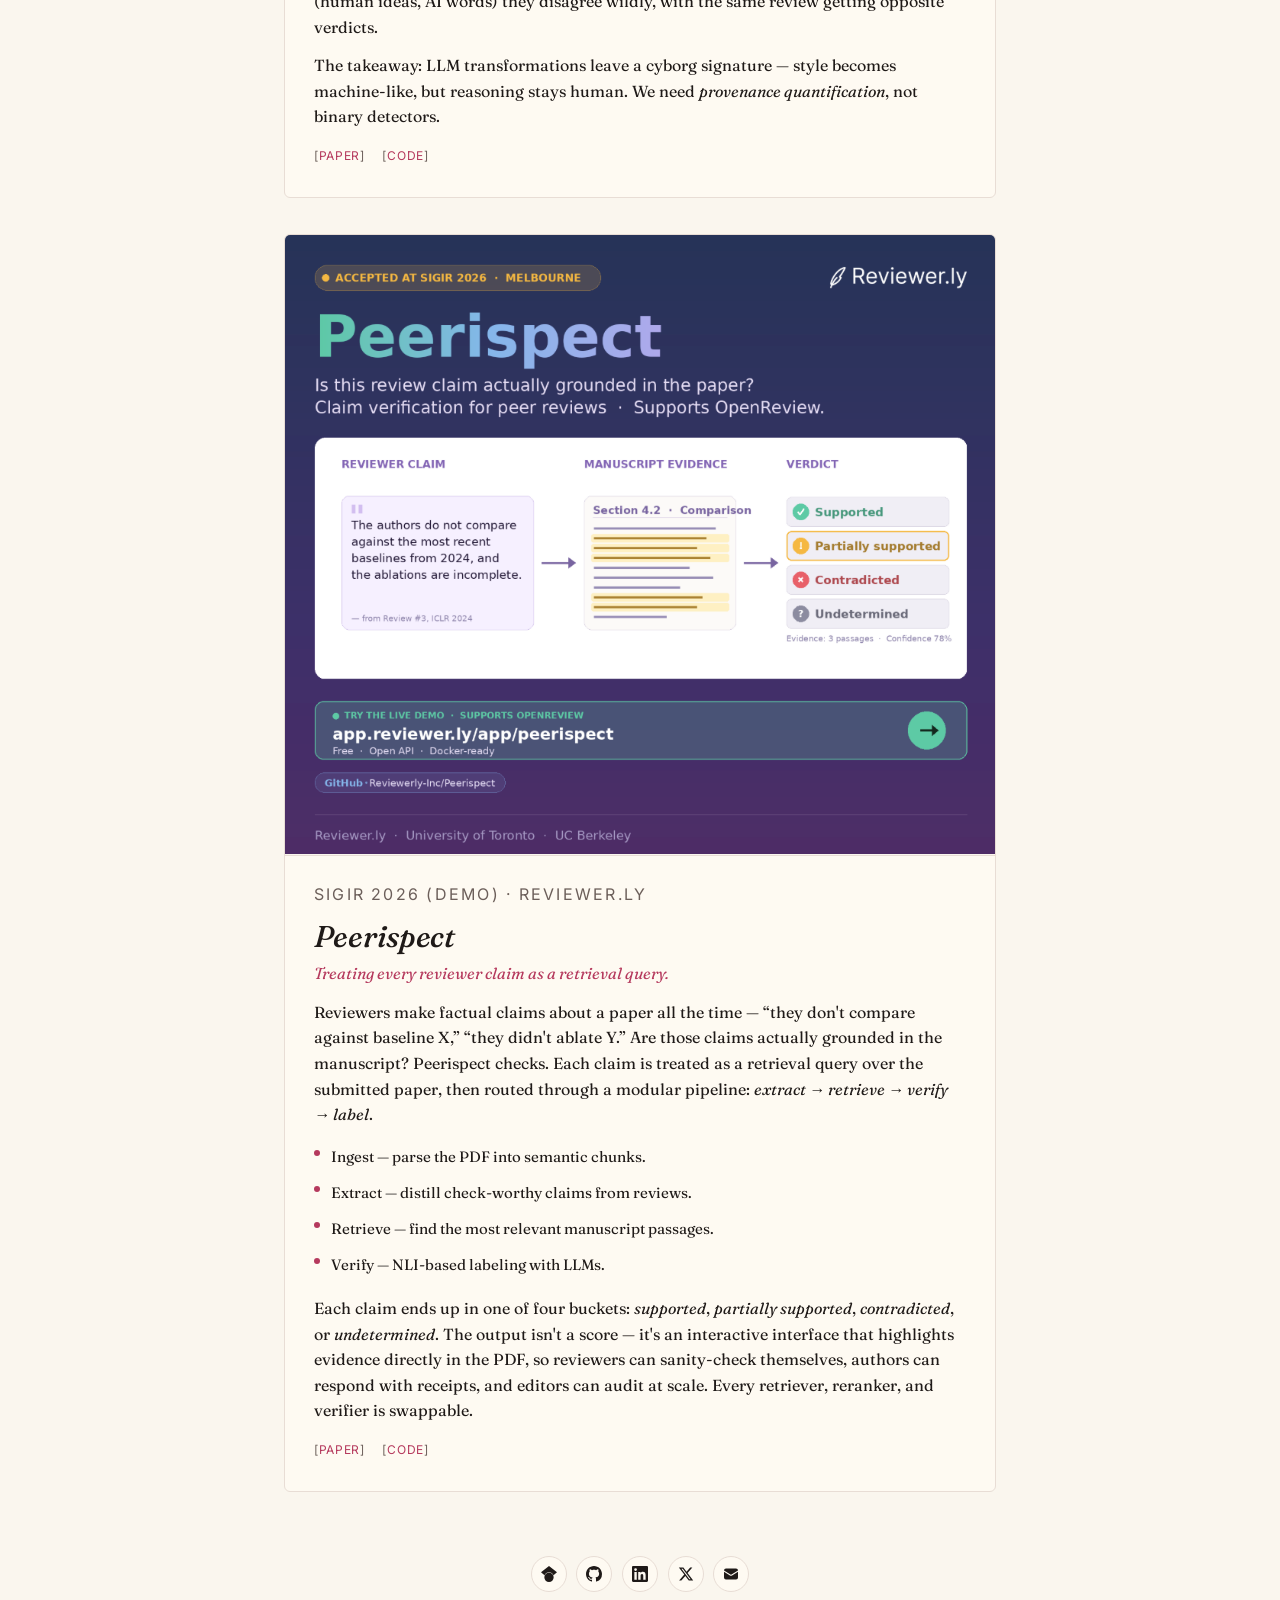
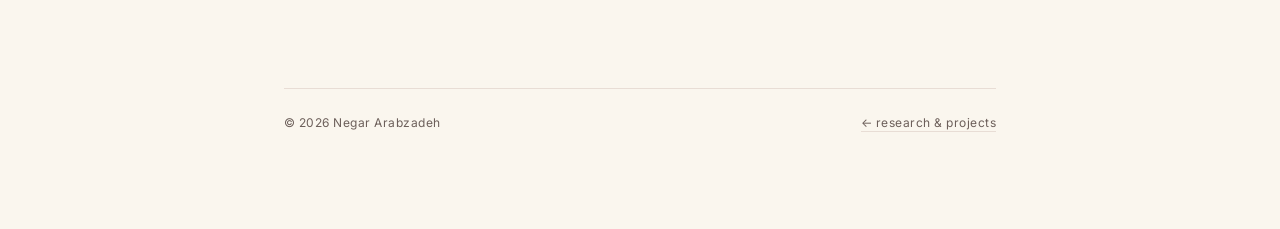
<file: ai-for-peer-review.html>
<!doctype html>
<html lang="en">
<head>
  <meta charset="utf-8">
  <meta name="viewport" content="width=device-width, initial-scale=1">
  <title>AI for Peer Review &middot; Negar Arabzadeh</title>

  <meta property="og:type" content="website">
  <meta property="og:site_name" content="Negar Arabzadeh">
  <meta property="og:url" content="https://negara.info/ai-for-peer-review.html">
  <meta property="og:title" content="AI for Peer Review · Negar Arabzadeh">
  <meta property="og:description" content="Negar Arabzadeh — postdoctoral researcher at UC Berkeley working on information retrieval and the evaluation of large language models.">
  <meta property="og:image" content="https://negara.info/assets/og.jpg">
  <meta property="og:image:type" content="image/jpeg">
  <meta property="og:image:width" content="1200">
  <meta property="og:image:height" content="630">
  <meta property="og:image:alt" content="Negar Arabzadeh">
  <meta name="twitter:card" content="summary_large_image">
  <meta name="twitter:title" content="AI for Peer Review · Negar Arabzadeh">
  <meta name="twitter:description" content="Negar Arabzadeh — postdoctoral researcher at UC Berkeley working on information retrieval and the evaluation of large language models.">
  <meta name="twitter:image" content="https://negara.info/assets/og.jpg">

  <link rel="icon" href="assets/favicon.svg" type="image/svg+xml">
  <link rel="stylesheet" href="assets/styles.css">

  <link rel="preconnect" href="https://fonts.googleapis.com">
  <link rel="preconnect" href="https://fonts.gstatic.com" crossorigin>
  <link rel="stylesheet"
    href="https://fonts.googleapis.com/css2?family=Fraunces:ital,opsz,wght@0,9..144,400;0,9..144,500;0,9..144,600;0,9..144,700;1,9..144,400;1,9..144,500&family=Inter:wght@400;500;600&display=swap">
</head>
<body>
  <main class="page">

    <nav class="topnav">
      <a href="index.html" class="brand">Negar Arabzadeh</a>
      <ul>
        <li><a href="news.html">News</a></li>
        <li><a href="publications.html">Publications</a></li>
        <li><a href="research-experience.html">Research</a></li>
        <li><a href="service.html">Services</a></li>
        <li><a href="talks.html">Talks</a></li>
        <li><a href="about.html">About</a></li>
      </ul>
    </nav>

    <header style="margin-bottom: 3rem;">
      <p class="subtitle" style="margin-bottom: 0.6rem;">
        <a href="research-experience.html">&larr; research &amp; projects</a> &middot; topic
      </p>
      <h1 style="font-size: clamp(40px, 6vw, 56px); margin-bottom: 1rem;">
        AI for <span class="accent">Peer Review</span>.
      </h1>
      <p class="bio">
        Reviewers draft with LLMs, LLMs refine human critiques, and the
        line between human and machine in scientific peer review is no
        longer binary. These projects ask better questions about the
        provenance of reviews and the groundedness of the claims they make.
      </p>
    </header>

    <ul class="proj-cards">

      <li class="proj-card">
        <a href="https://arxiv.org/abs/2604.14513" class="proj-photo">
          <img src="assets/projects/peerprism_sigir_banner%20(1).png" alt="PeerPrism">
        </a>
        <div class="proj-body">
          <p class="proj-meta">SIGIR 2026 &middot; Reviewer.ly</p>
          <h3>PeerPrism</h3>
          <p class="proj-tagline">Authorship is a continuum &mdash; not a yes/no question.</p>
          <p>
            A benchmark for the reality of peer review today: reviewers draft with LLMs,
            LLMs refine human critiques, and &ldquo;was this written by AI?&rdquo; is no
            longer binary. PeerPrism pulls apart two distinct <em>provenances</em> of
            a review and asks both questions separately:
          </p>
          <ul class="proj-bullets">
            <li><strong>Idea origin</strong> &mdash; who did the reasoning?</li>
            <li><strong>Text origin</strong> &mdash; who wrote the words?</li>
          </ul>
          <p>
            We tested <strong>20,690 reviews</strong> from ICLR &amp; NeurIPS
            (2021&ndash;2024) across six authorship regimes &mdash; human, fully
            synthetic, and four hybrid modes &mdash; generated with GPT-5,
            Claude-Haiku-4.5, Gemini-2.5, o4-mini, DeepSeek-R1, and Llama-4.
            We benchmarked seven detectors. On clean human-vs-synthetic, several do
            well; on rewritten reviews (human ideas, AI words) they disagree wildly,
            with the same review getting opposite verdicts.
          </p>
          <p>
            The takeaway: LLM transformations leave a cyborg signature &mdash; style
            becomes machine-like, but reasoning stays human. We need
            <em>provenance quantification</em>, not binary detectors.
          </p>
          <ul class="proj-links">
            <li><a href="https://arxiv.org/abs/2604.14513">paper</a></li>
            <li><a href="https://github.com/ReviewerlyInc/PeerPrism">code</a></li>
          </ul>
        </div>
      </li>

      <li class="proj-card">
        <a href="https://arxiv.org/abs/2604.17667" class="proj-photo">
          <img src="assets/projects/peerispect.png" alt="Peerispect">
        </a>
        <div class="proj-body">
          <p class="proj-meta">SIGIR 2026 (Demo) &middot; Reviewer.ly</p>
          <h3>Peerispect</h3>
          <p class="proj-tagline">Treating every reviewer claim as a retrieval query.</p>
          <p>
            Reviewers make factual claims about a paper all the time &mdash;
            &ldquo;they don&apos;t compare against baseline X,&rdquo;
            &ldquo;they didn&apos;t ablate Y.&rdquo; Are those claims actually
            grounded in the manuscript? Peerispect checks. Each claim is treated
            as a retrieval query over the submitted paper, then routed through a
            modular pipeline: <em>extract &rarr; retrieve &rarr; verify &rarr; label</em>.
          </p>
          <ul class="proj-bullets">
            <li>Ingest &mdash; parse the PDF into semantic chunks.</li>
            <li>Extract &mdash; distill check-worthy claims from reviews.</li>
            <li>Retrieve &mdash; find the most relevant manuscript passages.</li>
            <li>Verify &mdash; NLI-based labeling with LLMs.</li>
          </ul>
          <p>
            Each claim ends up in one of four buckets: <em>supported</em>,
            <em>partially supported</em>, <em>contradicted</em>, or
            <em>undetermined</em>. The output isn&apos;t a score &mdash; it&apos;s
            an interactive interface that highlights evidence directly in the PDF,
            so reviewers can sanity-check themselves, authors can respond with
            receipts, and editors can audit at scale. Every retriever, reranker,
            and verifier is swappable.
          </p>
          <ul class="proj-links">
            <li><a href="https://arxiv.org/abs/2604.17667">paper</a></li>
            <li><a href="https://github.com/Reviewerly-Inc/Peerispect">code</a></li>
          </ul>
        </div>
      </li>

    </ul>

        <ul class="socials" style="justify-content: center; margin-top: 4rem;" aria-label="social links">
      <li><a href="https://scholar.google.co.in/citations?user=R_1o4RIAAAAJ&hl=en" aria-label="Google Scholar" title="Google Scholar">
        <svg viewBox="0 0 24 24" aria-hidden="true"><path d="M5.242 13.769L0 9.5 12 0l12 9.5-5.242 4.269C17.548 11.249 14.978 9.5 12 9.5c-2.977 0-5.548 1.748-6.758 4.269zM12 10a7 7 0 1 0 0 14 7 7 0 0 0 0-14z"/></svg>
      </a></li>
      <li><a href="https://github.com/Narabzad" aria-label="GitHub" title="GitHub">
        <svg viewBox="0 0 24 24" aria-hidden="true"><path d="M12 0C5.37 0 0 5.37 0 12c0 5.31 3.435 9.795 8.205 11.385.6.105.825-.255.825-.57 0-.285-.015-1.23-.015-2.235-3.015.555-3.795-.735-4.035-1.41-.135-.345-.72-1.41-1.23-1.695-.42-.225-1.02-.78-.015-.795.945-.015 1.62.87 1.845 1.23 1.08 1.815 2.805 1.305 3.495.99.105-.78.42-1.305.765-1.605-2.67-.3-5.46-1.335-5.46-5.925 0-1.305.465-2.385 1.23-3.225-.12-.3-.54-1.53.12-3.18 0 0 1.005-.315 3.3 1.23.96-.27 1.98-.405 3-.405s2.04.135 3 .405c2.295-1.56 3.3-1.23 3.3-1.23.66 1.65.24 2.88.12 3.18.765.84 1.23 1.905 1.23 3.225 0 4.605-2.805 5.625-5.475 5.925.435.375.81 1.095.81 2.22 0 1.605-.015 2.895-.015 3.3 0 .315.225.69.825.57A12.02 12.02 0 0024 12c0-6.63-5.37-12-12-12z"/></svg>
      </a></li>
      <li><a href="https://www.linkedin.com/in/n-arabzadeh/" aria-label="LinkedIn" title="LinkedIn">
        <svg viewBox="0 0 24 24" aria-hidden="true"><path d="M20.447 20.452h-3.554v-5.569c0-1.328-.027-3.037-1.852-3.037-1.853 0-2.136 1.445-2.136 2.939v5.667H9.351V9h3.414v1.561h.046c.477-.9 1.637-1.85 3.37-1.85 3.601 0 4.267 2.37 4.267 5.455v6.286zM5.337 7.433a2.062 2.062 0 1 1 0-4.124 2.062 2.062 0 0 1 0 4.124zM7.119 20.452H3.555V9h3.564v11.452zM22.225 0H1.771C.792 0 0 .774 0 1.729v20.542C0 23.227.792 24 1.771 24h20.451C23.2 24 24 23.227 24 22.271V1.729C24 .774 23.2 0 22.222 0h.003z"/></svg>
      </a></li>
      <li><a href="https://x.com/negarempr" aria-label="X (Twitter)" title="X / Twitter">
        <svg viewBox="0 0 24 24" aria-hidden="true"><path d="M18.244 2.25h3.308l-7.227 8.26 8.502 11.24H16.17l-5.214-6.817L4.99 21.75H1.68l7.73-8.835L1.254 2.25H8.08l4.713 6.231zm-1.161 17.52h1.833L7.084 4.126H5.117z"/></svg>
      </a></li>
      <li><a href="mailto:negara@berkeley.edu" aria-label="Email" title="Email">
        <svg viewBox="0 0 24 24" aria-hidden="true"><path d="M1.5 8.67v8.58a3 3 0 0 0 3 3h15a3 3 0 0 0 3-3V8.67l-8.928 5.493a3 3 0 0 1-3.144 0L1.5 8.67ZM22.5 6.908V6.75a3 3 0 0 0-3-3h-15a3 3 0 0 0-3 3v.158l9.714 5.978a1.5 1.5 0 0 0 1.572 0L22.5 6.908Z"/></svg>
      </a></li>
    </ul>

    <footer class="foot">
      <span>&copy; 2026 Negar Arabzadeh</span>
      <span><a href="research-experience.html">&larr; research &amp; projects</a></span>
    </footer>

  </main>
</body>
</html>
</file>
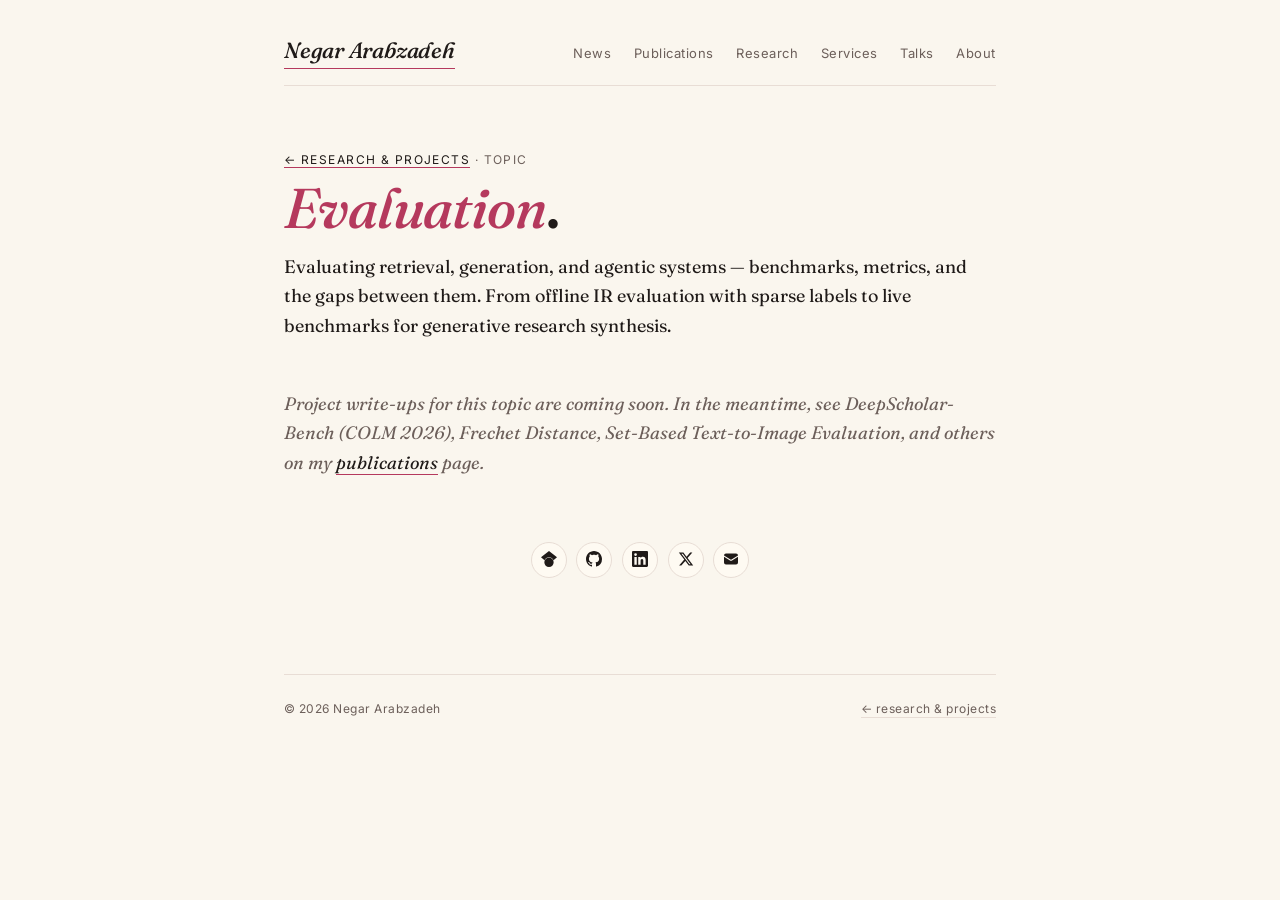
<file: evaluation.html>
<!doctype html>
<html lang="en">
<head>
  <meta charset="utf-8">
  <meta name="viewport" content="width=device-width, initial-scale=1">
  <title>Evaluation &middot; Negar Arabzadeh</title>

  <meta property="og:type" content="website">
  <meta property="og:site_name" content="Negar Arabzadeh">
  <meta property="og:url" content="https://negara.info/evaluation.html">
  <meta property="og:title" content="Evaluation · Negar Arabzadeh">
  <meta property="og:description" content="Negar Arabzadeh — postdoctoral researcher at UC Berkeley working on information retrieval and the evaluation of large language models.">
  <meta property="og:image" content="https://negara.info/assets/og.jpg">
  <meta property="og:image:type" content="image/jpeg">
  <meta property="og:image:width" content="1200">
  <meta property="og:image:height" content="630">
  <meta property="og:image:alt" content="Negar Arabzadeh">
  <meta name="twitter:card" content="summary_large_image">
  <meta name="twitter:title" content="Evaluation · Negar Arabzadeh">
  <meta name="twitter:description" content="Negar Arabzadeh — postdoctoral researcher at UC Berkeley working on information retrieval and the evaluation of large language models.">
  <meta name="twitter:image" content="https://negara.info/assets/og.jpg">

  <link rel="icon" href="assets/favicon.svg" type="image/svg+xml">
  <link rel="stylesheet" href="assets/styles.css">

  <link rel="preconnect" href="https://fonts.googleapis.com">
  <link rel="preconnect" href="https://fonts.gstatic.com" crossorigin>
  <link rel="stylesheet"
    href="https://fonts.googleapis.com/css2?family=Fraunces:ital,opsz,wght@0,9..144,400;0,9..144,500;0,9..144,600;0,9..144,700;1,9..144,400;1,9..144,500&family=Inter:wght@400;500;600&display=swap">
</head>
<body>
  <main class="page">

    <nav class="topnav">
      <a href="index.html" class="brand">Negar Arabzadeh</a>
      <ul>
        <li><a href="news.html">News</a></li>
        <li><a href="publications.html">Publications</a></li>
        <li><a href="research-experience.html">Research</a></li>
        <li><a href="service.html">Services</a></li>
        <li><a href="talks.html">Talks</a></li>
        <li><a href="about.html">About</a></li>
      </ul>
    </nav>

    <header style="margin-bottom: 3rem;">
      <p class="subtitle" style="margin-bottom: 0.6rem;">
        <a href="research-experience.html">&larr; research &amp; projects</a> &middot; topic
      </p>
      <h1 style="font-size: clamp(40px, 6vw, 56px); margin-bottom: 1rem;">
        <span class="accent">Evaluation</span>.
      </h1>
      <p class="bio">
        Evaluating retrieval, generation, and agentic systems &mdash;
        benchmarks, metrics, and the gaps between them. From offline IR
        evaluation with sparse labels to live benchmarks for generative
        research synthesis.
      </p>
    </header>

    <p class="bio" style="font-style: italic; color: var(--muted);">
      Project write-ups for this topic are coming soon. In the meantime, see
      <em>DeepScholar-Bench</em> (COLM 2026), <em>Frechet Distance</em>,
      <em>Set-Based Text-to-Image Evaluation</em>, and others on my
      <a href="publications.html">publications</a> page.
    </p>

        <ul class="socials" style="justify-content: center; margin-top: 4rem;" aria-label="social links">
      <li><a href="https://scholar.google.co.in/citations?user=R_1o4RIAAAAJ&hl=en" aria-label="Google Scholar" title="Google Scholar">
        <svg viewBox="0 0 24 24" aria-hidden="true"><path d="M5.242 13.769L0 9.5 12 0l12 9.5-5.242 4.269C17.548 11.249 14.978 9.5 12 9.5c-2.977 0-5.548 1.748-6.758 4.269zM12 10a7 7 0 1 0 0 14 7 7 0 0 0 0-14z"/></svg>
      </a></li>
      <li><a href="https://github.com/Narabzad" aria-label="GitHub" title="GitHub">
        <svg viewBox="0 0 24 24" aria-hidden="true"><path d="M12 0C5.37 0 0 5.37 0 12c0 5.31 3.435 9.795 8.205 11.385.6.105.825-.255.825-.57 0-.285-.015-1.23-.015-2.235-3.015.555-3.795-.735-4.035-1.41-.135-.345-.72-1.41-1.23-1.695-.42-.225-1.02-.78-.015-.795.945-.015 1.62.87 1.845 1.23 1.08 1.815 2.805 1.305 3.495.99.105-.78.42-1.305.765-1.605-2.67-.3-5.46-1.335-5.46-5.925 0-1.305.465-2.385 1.23-3.225-.12-.3-.54-1.53.12-3.18 0 0 1.005-.315 3.3 1.23.96-.27 1.98-.405 3-.405s2.04.135 3 .405c2.295-1.56 3.3-1.23 3.3-1.23.66 1.65.24 2.88.12 3.18.765.84 1.23 1.905 1.23 3.225 0 4.605-2.805 5.625-5.475 5.925.435.375.81 1.095.81 2.22 0 1.605-.015 2.895-.015 3.3 0 .315.225.69.825.57A12.02 12.02 0 0024 12c0-6.63-5.37-12-12-12z"/></svg>
      </a></li>
      <li><a href="https://www.linkedin.com/in/n-arabzadeh/" aria-label="LinkedIn" title="LinkedIn">
        <svg viewBox="0 0 24 24" aria-hidden="true"><path d="M20.447 20.452h-3.554v-5.569c0-1.328-.027-3.037-1.852-3.037-1.853 0-2.136 1.445-2.136 2.939v5.667H9.351V9h3.414v1.561h.046c.477-.9 1.637-1.85 3.37-1.85 3.601 0 4.267 2.37 4.267 5.455v6.286zM5.337 7.433a2.062 2.062 0 1 1 0-4.124 2.062 2.062 0 0 1 0 4.124zM7.119 20.452H3.555V9h3.564v11.452zM22.225 0H1.771C.792 0 0 .774 0 1.729v20.542C0 23.227.792 24 1.771 24h20.451C23.2 24 24 23.227 24 22.271V1.729C24 .774 23.2 0 22.222 0h.003z"/></svg>
      </a></li>
      <li><a href="https://x.com/negarempr" aria-label="X (Twitter)" title="X / Twitter">
        <svg viewBox="0 0 24 24" aria-hidden="true"><path d="M18.244 2.25h3.308l-7.227 8.26 8.502 11.24H16.17l-5.214-6.817L4.99 21.75H1.68l7.73-8.835L1.254 2.25H8.08l4.713 6.231zm-1.161 17.52h1.833L7.084 4.126H5.117z"/></svg>
      </a></li>
      <li><a href="mailto:negara@berkeley.edu" aria-label="Email" title="Email">
        <svg viewBox="0 0 24 24" aria-hidden="true"><path d="M1.5 8.67v8.58a3 3 0 0 0 3 3h15a3 3 0 0 0 3-3V8.67l-8.928 5.493a3 3 0 0 1-3.144 0L1.5 8.67ZM22.5 6.908V6.75a3 3 0 0 0-3-3h-15a3 3 0 0 0-3 3v.158l9.714 5.978a1.5 1.5 0 0 0 1.572 0L22.5 6.908Z"/></svg>
      </a></li>
    </ul>

    <footer class="foot">
      <span>&copy; 2026 Negar Arabzadeh</span>
      <span><a href="research-experience.html">&larr; research &amp; projects</a></span>
    </footer>

  </main>
</body>
</html>
</file>
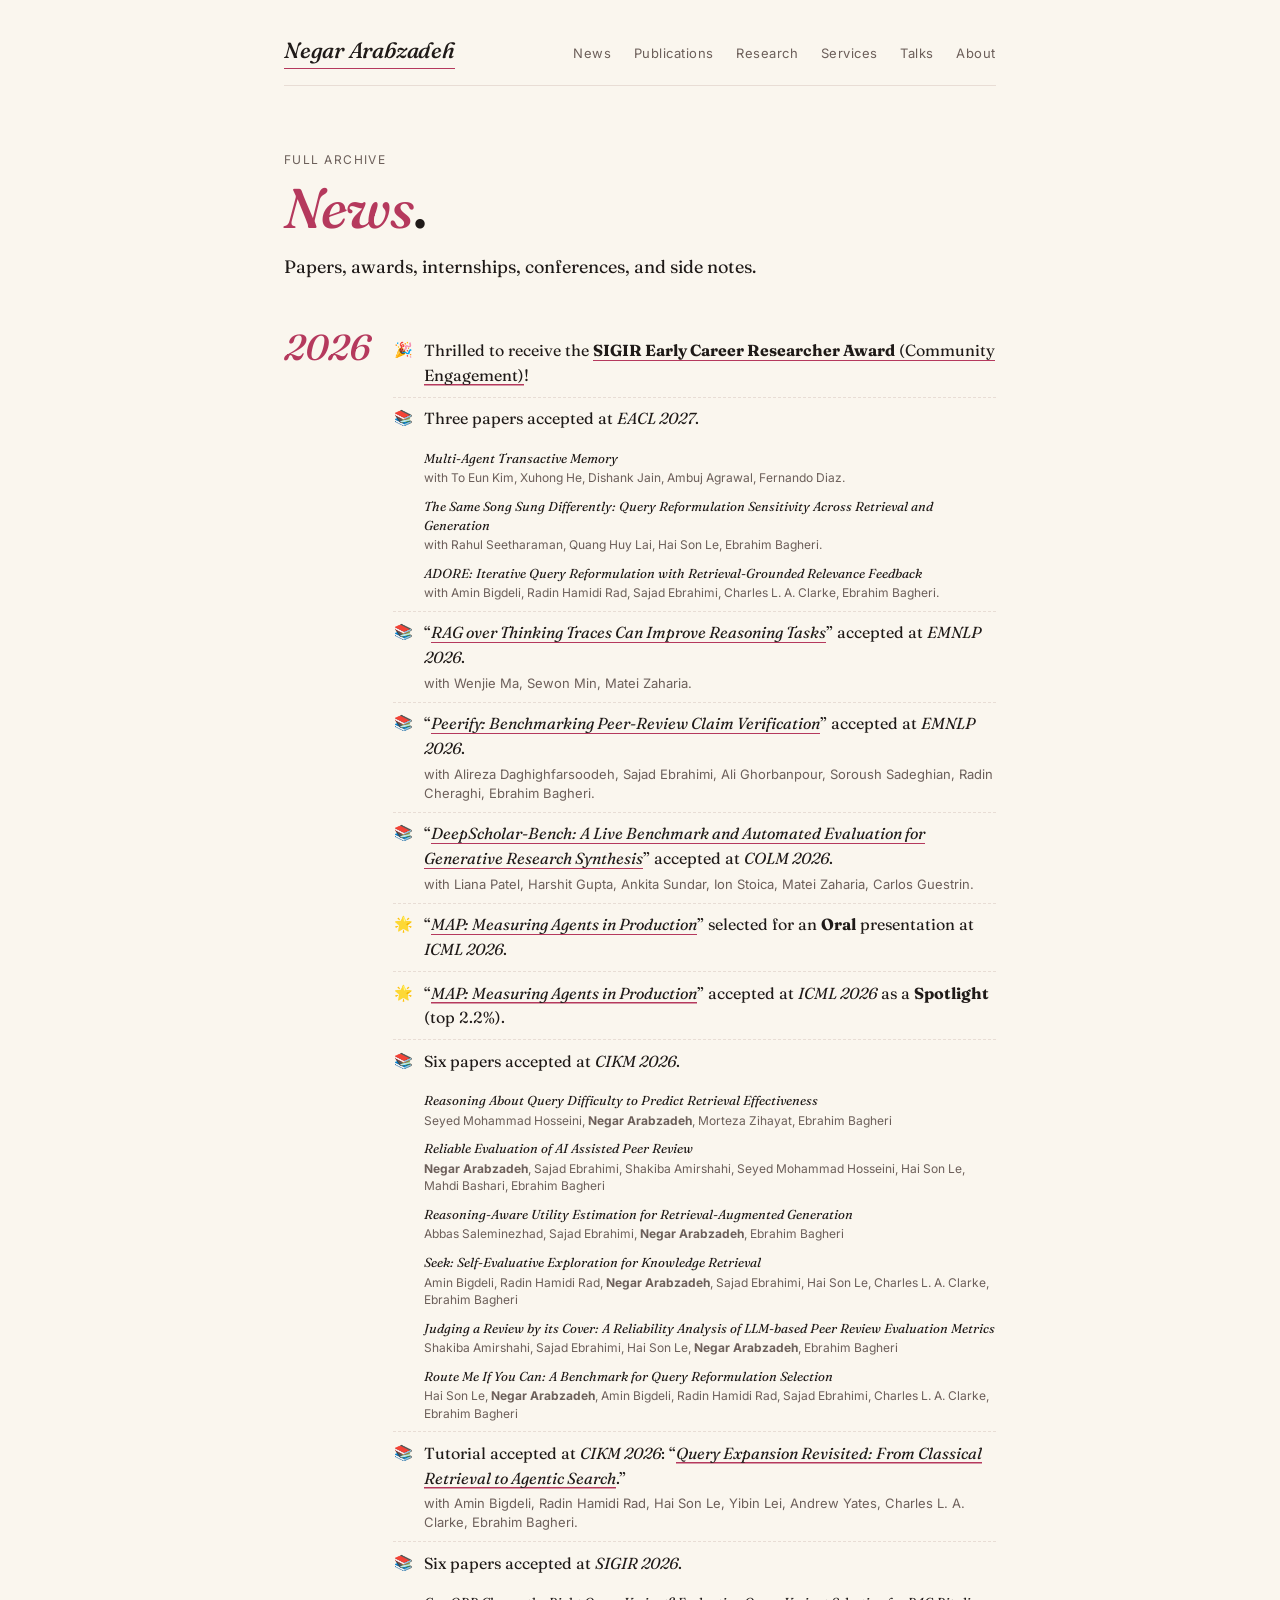
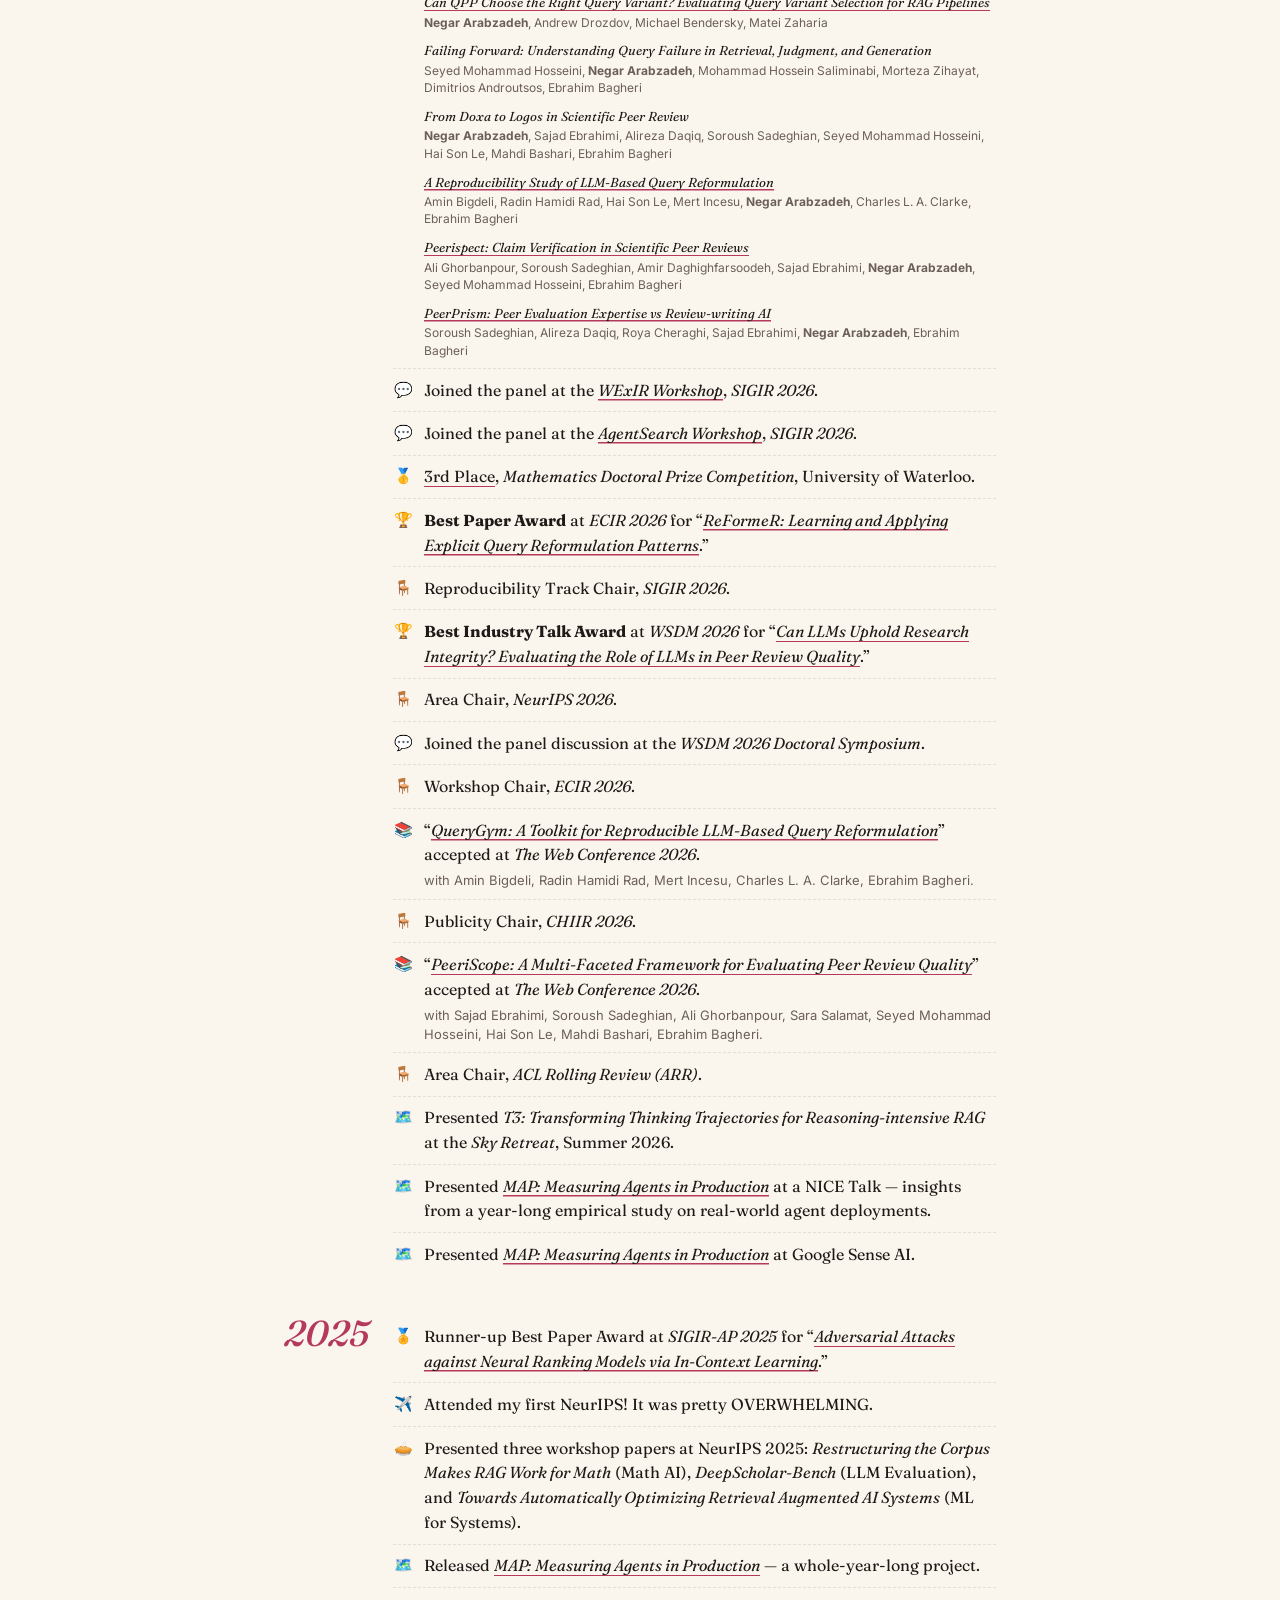
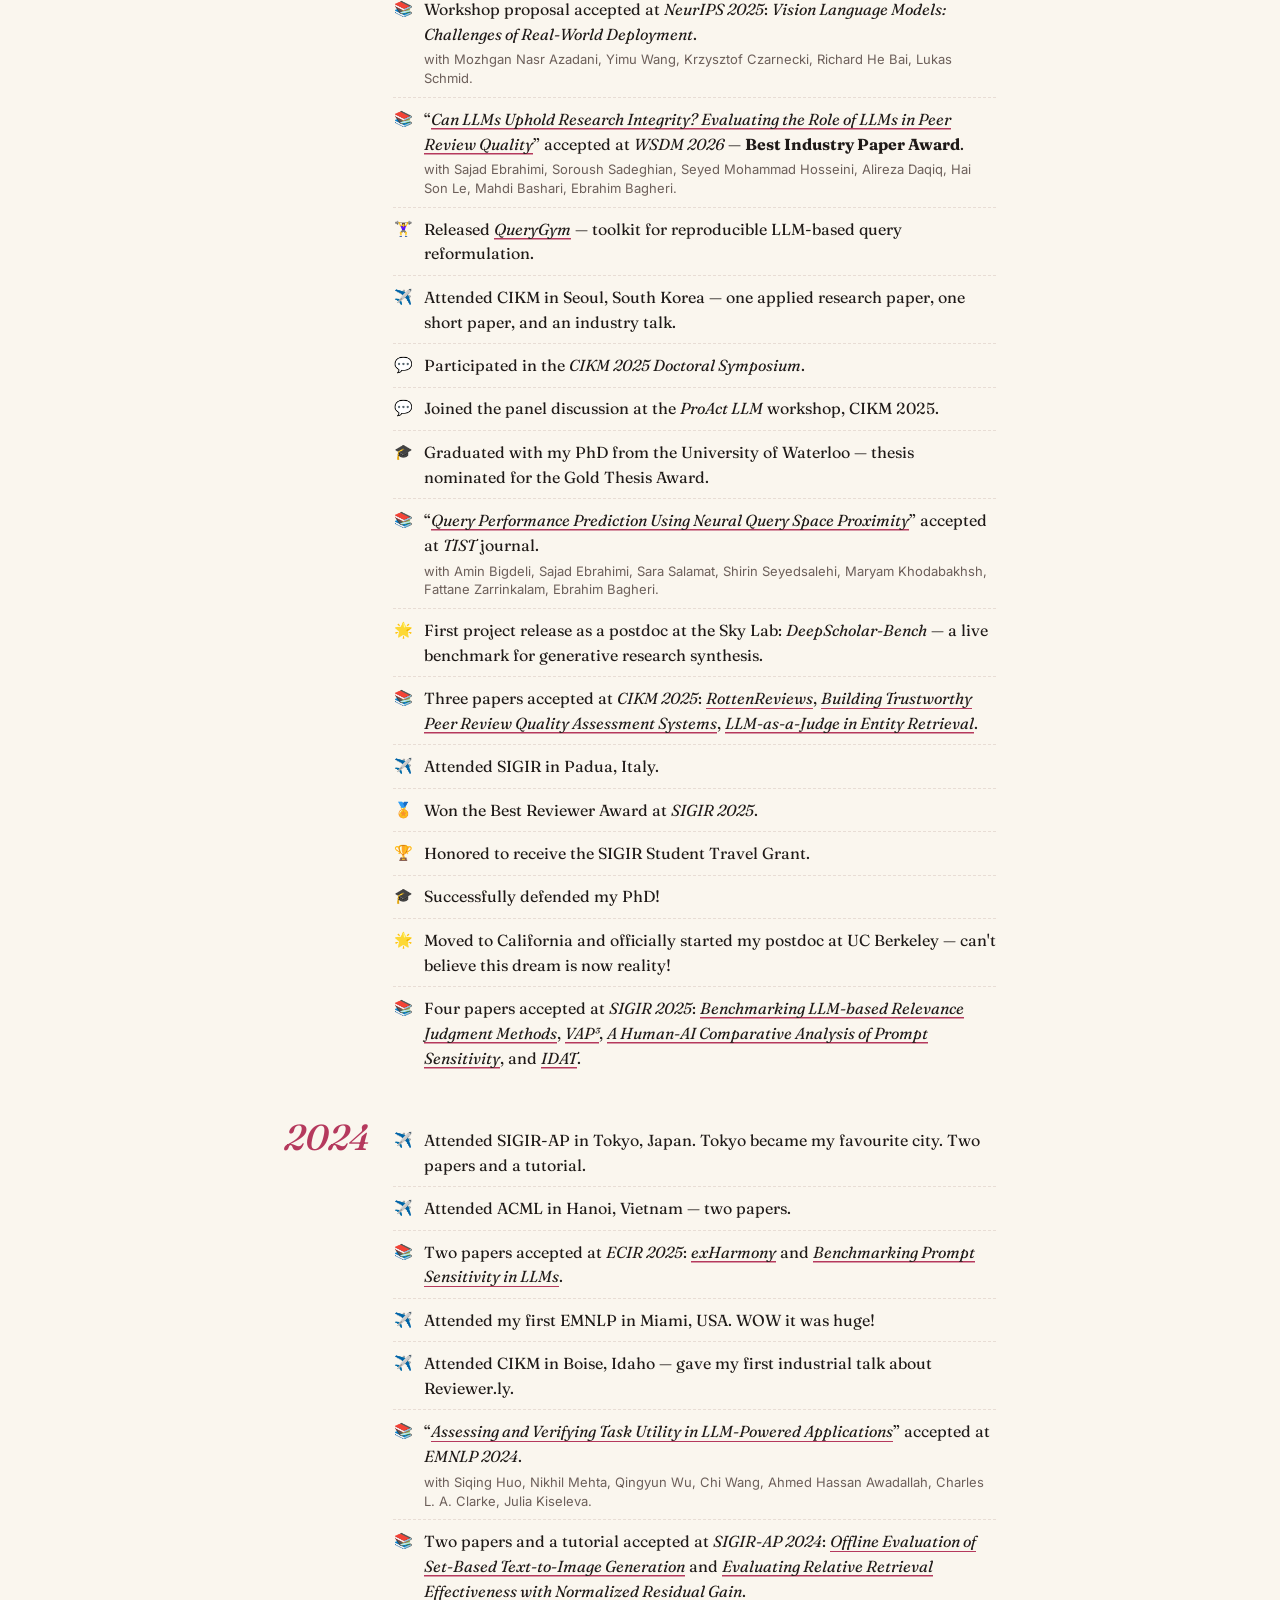
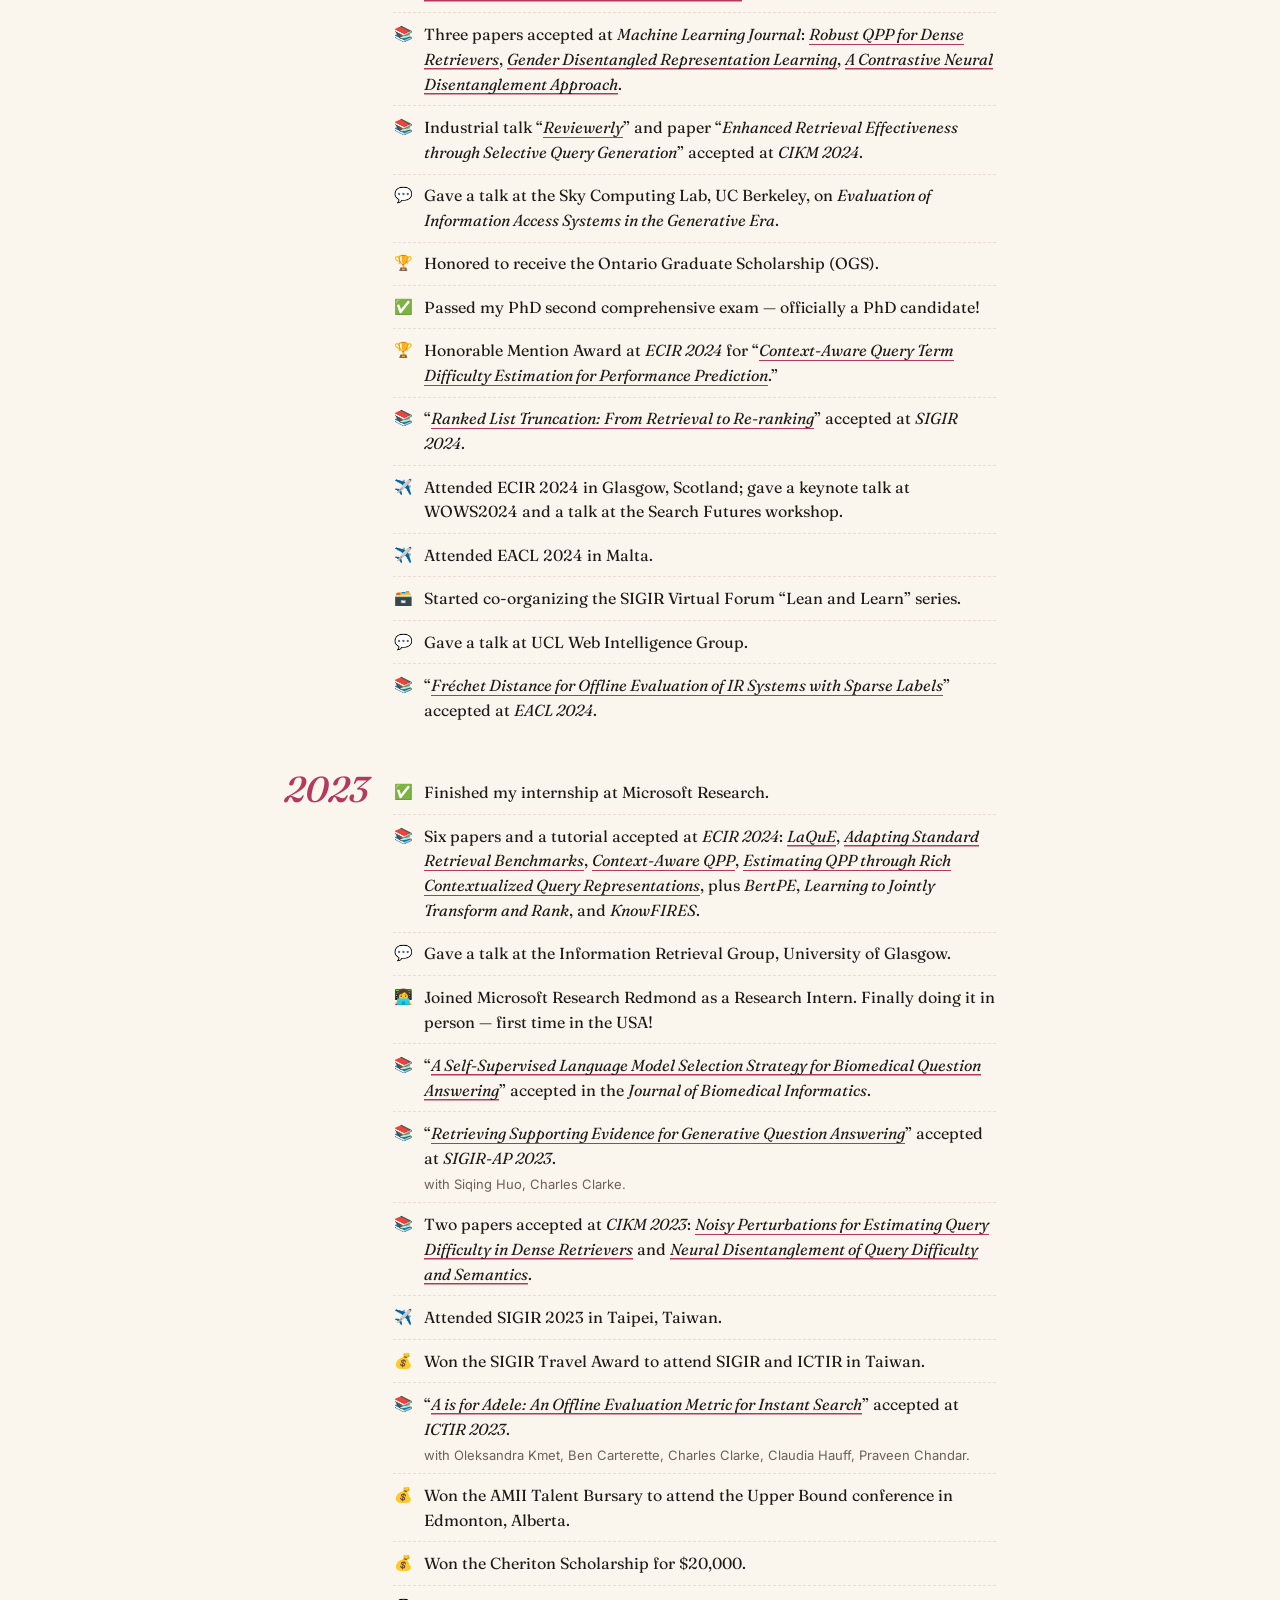
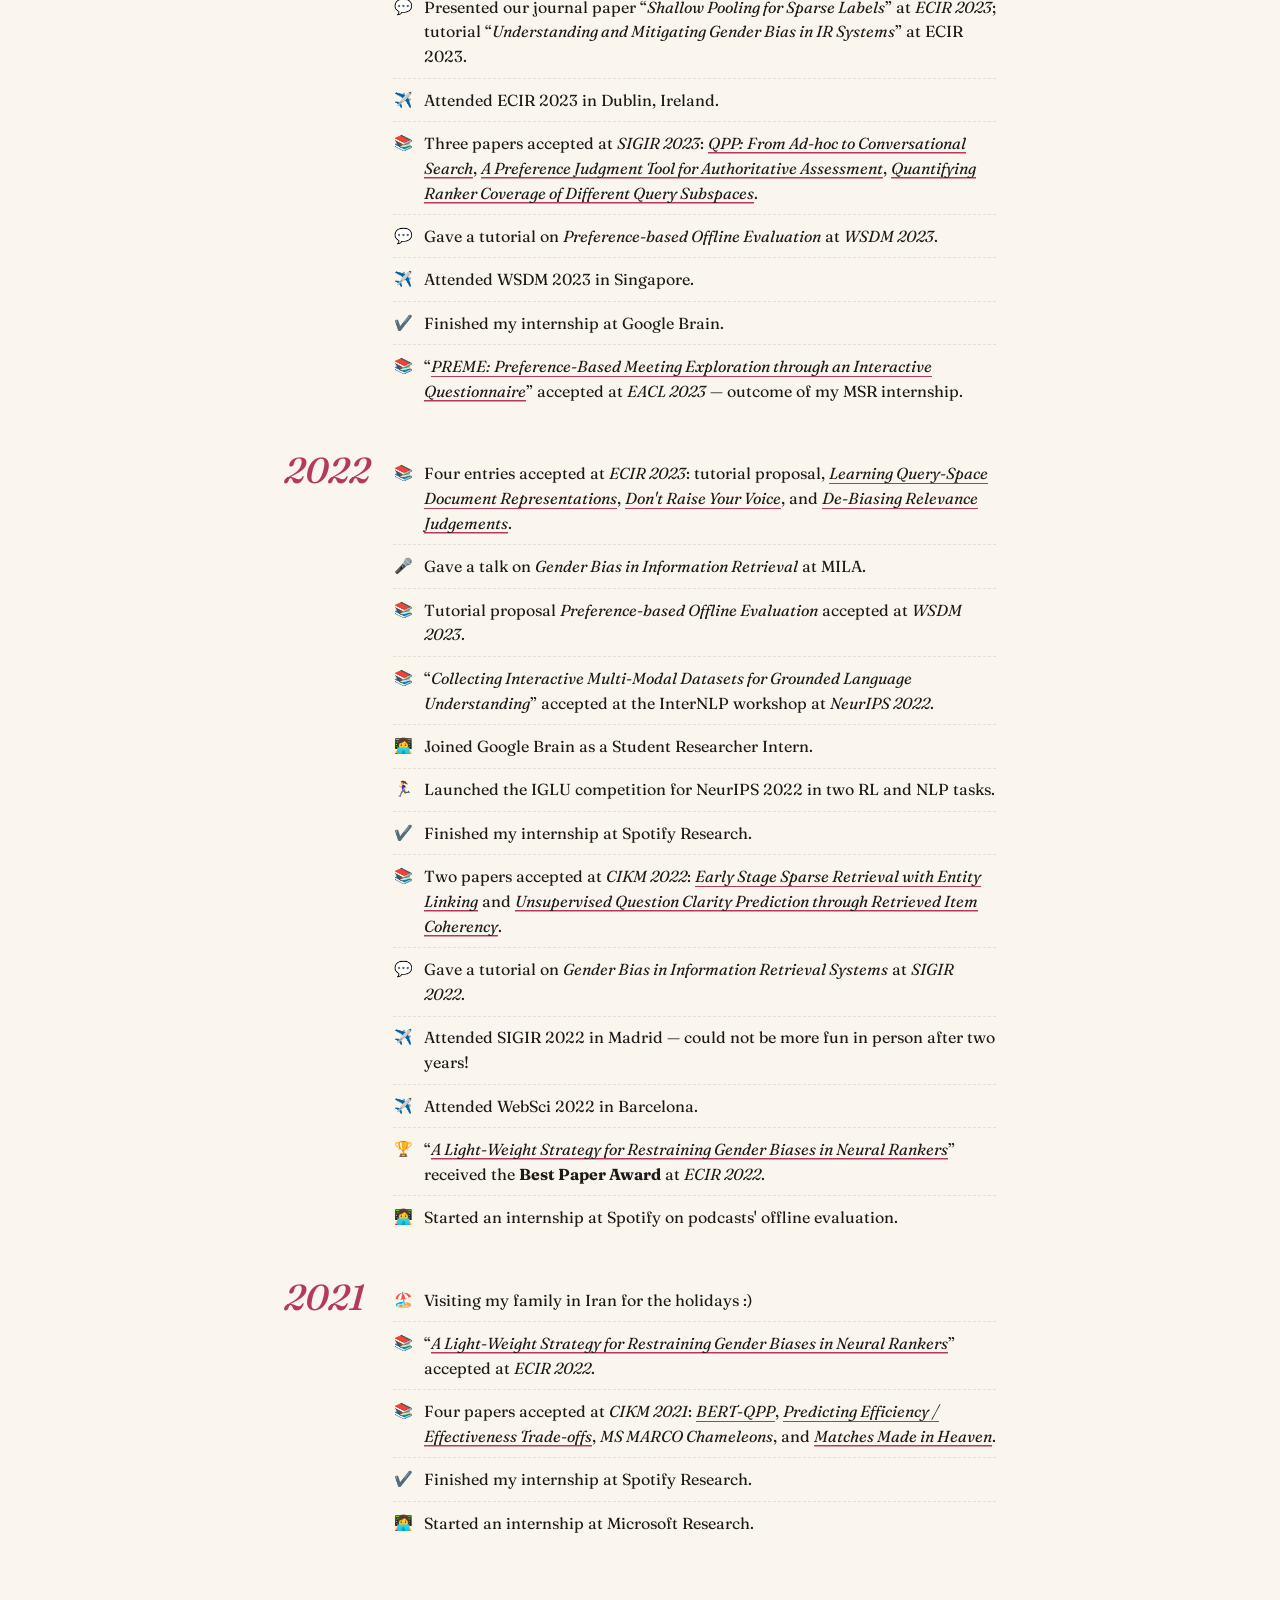
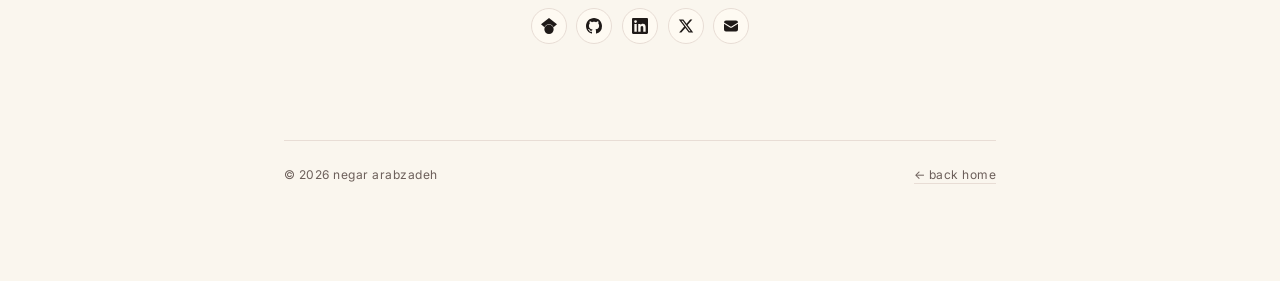
<file: news.html>
<!doctype html>
<html lang="en">
<head>
  <meta charset="utf-8">
  <meta name="viewport" content="width=device-width, initial-scale=1">
  <title>News &middot; Negar Arabzadeh</title>
  <meta name="description" content="Full news archive for Negar Arabzadeh.">

  <meta property="og:type" content="website">
  <meta property="og:site_name" content="Negar Arabzadeh">
  <meta property="og:url" content="https://negara.info/news.html">
  <meta property="og:title" content="News · Negar Arabzadeh">
  <meta property="og:description" content="Full news archive for Negar Arabzadeh.">
  <meta property="og:image" content="https://negara.info/assets/og.jpg">
  <meta property="og:image:type" content="image/jpeg">
  <meta property="og:image:width" content="1200">
  <meta property="og:image:height" content="630">
  <meta property="og:image:alt" content="Negar Arabzadeh">
  <meta name="twitter:card" content="summary_large_image">
  <meta name="twitter:title" content="News · Negar Arabzadeh">
  <meta name="twitter:description" content="Full news archive for Negar Arabzadeh.">
  <meta name="twitter:image" content="https://negara.info/assets/og.jpg">

  <link rel="icon" href="assets/favicon.svg" type="image/svg+xml">
  <link rel="stylesheet" href="assets/styles.css">

  <link rel="preconnect" href="https://fonts.googleapis.com">
  <link rel="preconnect" href="https://fonts.gstatic.com" crossorigin>
  <link rel="stylesheet"
    href="https://fonts.googleapis.com/css2?family=Fraunces:ital,opsz,wght@0,9..144,400;0,9..144,500;0,9..144,600;0,9..144,700;1,9..144,400;1,9..144,500&family=Inter:wght@400;500;600&display=swap">
</head>
<body>
  <main class="page">

    <nav class="topnav">
      <a href="index.html" class="brand">Negar Arabzadeh</a>
      <ul>
        <li><a href="news.html">News</a></li>
        <li><a href="publications.html">Publications</a></li>
        <li><a href="research-experience.html">Research</a></li>
        <li><a href="service.html">Services</a></li>
        <li><a href="talks.html">Talks</a></li>
        <li><a href="about.html">About</a></li>
      </ul>
    </nav>

    <header style="margin-bottom: 3rem;">
      <p class="subtitle" style="margin-bottom: 0.6rem;">full archive</p>
      <h1 style="font-size: clamp(40px, 6vw, 56px); margin-bottom: 1rem;">
        <span class="accent">News</span>.
      </h1>
      <p class="bio">
        Papers, awards, internships, conferences, and side notes.
      </p>
    </header>

    <section class="news-year">
      <h2 class="year">2026</h2>
      <ul class="news-items">
        <li><span class="emoji">&#127881;</span><div>
          <p>Thrilled to receive the <a href="https://cs.uwaterloo.ca/news/negar-arabzadeh-wins-acm-sigir-community-engagement-award"><strong>SIGIR Early Career Researcher Award</strong> (Community Engagement)</a>!</p>
        </div></li>
        <li><span class="emoji">&#128218;</span><div>
          <p>Three papers accepted at <em>EACL 2027</em>.</p>
          <ul class="news-paper-list">
            <li>
              <p class="meta"><em>Multi-Agent Transactive Memory</em></p>
              <p class="meta authors">with To Eun Kim, Xuhong He, Dishank Jain, Ambuj Agrawal, Fernando Diaz.</p>
            </li>
            <li>
              <p class="meta"><em>The Same Song Sung Differently: Query Reformulation Sensitivity Across Retrieval and Generation</em></p>
              <p class="meta authors">with Rahul Seetharaman, Quang Huy Lai, Hai Son Le, Ebrahim Bagheri.</p>
            </li>
            <li>
              <p class="meta"><em>ADORE: Iterative Query Reformulation with Retrieval-Grounded Relevance Feedback</em></p>
              <p class="meta authors">with Amin Bigdeli, Radin Hamidi Rad, Sajad Ebrahimi, Charles L.&nbsp;A. Clarke, Ebrahim Bagheri.</p>
            </li>
          </ul>
        </div></li>
        <li><span class="emoji">&#128218;</span><div>
          <p>&ldquo;<a href="https://arxiv.org/abs/2605.03344"><em>RAG over Thinking Traces Can Improve Reasoning Tasks</em></a>&rdquo; accepted at <em>EMNLP 2026</em>.</p>
          <p class="meta">with Wenjie Ma, Sewon Min, Matei Zaharia.</p>
        </div></li>
        <li><span class="emoji">&#128218;</span><div>
          <p>&ldquo;<a href="https://aclanthology.org/2026.emnlp-industry.169/"><em>Peerify: Benchmarking Peer-Review Claim Verification</em></a>&rdquo; accepted at <em>EMNLP 2026</em>.</p>
          <p class="meta">with Alireza Daghighfarsoodeh, Sajad Ebrahimi, Ali Ghorbanpour, Soroush Sadeghian, Radin Cheraghi, Ebrahim Bagheri.</p>
        </div></li>
        <li><span class="emoji">&#128218;</span><div>
          <p>&ldquo;<a href="https://arxiv.org/abs/2508.20033"><em>DeepScholar-Bench: A Live Benchmark and Automated Evaluation for Generative Research Synthesis</em></a>&rdquo; accepted at <em>COLM 2026</em>.</p>
          <p class="meta">with Liana Patel, Harshit Gupta, Ankita Sundar, Ion Stoica, Matei Zaharia, Carlos Guestrin.</p>
        </div></li>
        <li><span class="emoji">&#127775;</span><div>
          <p>&ldquo;<a href="https://arxiv.org/html/2512.04123v1"><em>MAP: Measuring Agents in Production</em></a>&rdquo; selected for an <strong>Oral</strong> presentation at <em>ICML 2026</em>.</p>
        </div></li>
        <li><span class="emoji">&#127775;</span><div>
          <p>&ldquo;<a href="https://arxiv.org/html/2512.04123v1"><em>MAP: Measuring Agents in Production</em></a>&rdquo; accepted at <em>ICML 2026</em> as a <strong>Spotlight</strong> (top 2.2%).</p>
        </div></li>
        <li><span class="emoji">&#128218;</span><div>
          <p>Six papers accepted at <em>CIKM 2026</em>.</p>
          <ul class="news-paper-list">
            <li>
              <p class="meta"><em>Reasoning About Query Difficulty to Predict Retrieval Effectiveness</em></p>
              <p class="meta authors">Seyed Mohammad Hosseini, <strong>Negar Arabzadeh</strong>, Morteza Zihayat, Ebrahim Bagheri</p>
            </li>
            <li>
              <p class="meta"><em>Reliable Evaluation of AI Assisted Peer Review</em></p>
              <p class="meta authors"><strong>Negar Arabzadeh</strong>, Sajad Ebrahimi, Shakiba Amirshahi, Seyed Mohammad Hosseini, Hai Son Le, Mahdi Bashari, Ebrahim Bagheri</p>
            </li>
            <li>
              <p class="meta"><em>Reasoning-Aware Utility Estimation for Retrieval-Augmented Generation</em></p>
              <p class="meta authors">Abbas Saleminezhad, Sajad Ebrahimi, <strong>Negar Arabzadeh</strong>, Ebrahim Bagheri</p>
            </li>
            <li>
              <p class="meta"><em>Seek: Self-Evaluative Exploration for Knowledge Retrieval</em></p>
              <p class="meta authors">Amin Bigdeli, Radin Hamidi Rad, <strong>Negar Arabzadeh</strong>, Sajad Ebrahimi, Hai Son Le, Charles L.&nbsp;A. Clarke, Ebrahim Bagheri</p>
            </li>
            <li>
              <p class="meta"><em>Judging a Review by its Cover: A Reliability Analysis of LLM-based Peer Review Evaluation Metrics</em></p>
              <p class="meta authors">Shakiba Amirshahi, Sajad Ebrahimi, Hai Son Le, <strong>Negar Arabzadeh</strong>, Ebrahim Bagheri</p>
            </li>
            <li>
              <p class="meta"><em>Route Me If You Can: A Benchmark for Query Reformulation Selection</em></p>
              <p class="meta authors">Hai Son Le, <strong>Negar Arabzadeh</strong>, Amin Bigdeli, Radin Hamidi Rad, Sajad Ebrahimi, Charles L.&nbsp;A. Clarke, Ebrahim Bagheri</p>
            </li>
          </ul>
        </div></li>
        <li><span class="emoji">&#128218;</span><div>
          <p>Tutorial accepted at <em>CIKM 2026</em>: &ldquo;<a href="https://cikm2026.diag.uniroma1.it/accepted-tutorials/"><em>Query Expansion Revisited: From Classical Retrieval to Agentic Search</em></a>.&rdquo;</p>
          <p class="meta">with Amin Bigdeli, Radin Hamidi Rad, Hai Son Le, Yibin Lei, Andrew Yates, Charles L.&nbsp;A. Clarke, Ebrahim Bagheri.</p>
        </div></li>
        <li><span class="emoji">&#128218;</span><div>
          <p>Six papers accepted at <em>SIGIR 2026</em>.</p>
          <ul class="news-paper-list">
            <li>
              <p class="meta"><a href="https://arxiv.org/pdf/2604.22661"><em>Can QPP Choose the Right Query Variant? Evaluating Query Variant Selection for RAG Pipelines</em></a></p>
              <p class="meta authors"><strong>Negar Arabzadeh</strong>, Andrew Drozdov, Michael Bendersky, Matei Zaharia</p>
            </li>
            <li>
              <p class="meta"><em>Failing Forward: Understanding Query Failure in Retrieval, Judgment, and Generation</em></p>
              <p class="meta authors">Seyed Mohammad Hosseini, <strong>Negar Arabzadeh</strong>, Mohammad Hossein Saliminabi, Morteza Zihayat, Dimitrios Androutsos, Ebrahim Bagheri</p>
            </li>
            <li>
              <p class="meta"><em>From Doxa to Logos in Scientific Peer Review</em></p>
              <p class="meta authors"><strong>Negar Arabzadeh</strong>, Sajad Ebrahimi, Alireza Daqiq, Soroush Sadeghian, Seyed Mohammad Hosseini, Hai Son Le, Mahdi Bashari, Ebrahim Bagheri</p>
            </li>
            <li>
              <p class="meta"><a href="https://arxiv.org/abs/2604.27421"><em>A Reproducibility Study of LLM-Based Query Reformulation</em></a></p>
              <p class="meta authors">Amin Bigdeli, Radin Hamidi Rad, Hai Son Le, Mert Incesu, <strong>Negar Arabzadeh</strong>, Charles L.&nbsp;A. Clarke, Ebrahim Bagheri</p>
            </li>
            <li>
              <p class="meta"><a href="https://arxiv.org/abs/2604.17667"><em>Peerispect: Claim Verification in Scientific Peer Reviews</em></a></p>
              <p class="meta authors">Ali Ghorbanpour, Soroush Sadeghian, Amir Daghighfarsoodeh, Sajad Ebrahimi, <strong>Negar Arabzadeh</strong>, Seyed Mohammad Hosseini, Ebrahim Bagheri</p>
            </li>
            <li>
              <p class="meta"><a href="https://arxiv.org/abs/2604.14513"><em>PeerPrism: Peer Evaluation Expertise vs Review-writing AI</em></a></p>
              <p class="meta authors">Soroush Sadeghian, Alireza Daqiq, Roya Cheraghi, Sajad Ebrahimi, <strong>Negar Arabzadeh</strong>, Ebrahim Bagheri</p>
            </li>
          </ul>
        </div></li>
        <li><span class="emoji">&#128172;</span><div>
          <p>Joined the panel at the <a href="https://xirworkshop.github.io/"><em>WExIR Workshop</em></a>, <em>SIGIR 2026</em>.</p>
        </div></li>
        <li><span class="emoji">&#128172;</span><div>
          <p>Joined the panel at the <a href="https://agent-search.github.io/agentsearch-sigir26/"><em>AgentSearch Workshop</em></a>, <em>SIGIR 2026</em>.</p>
        </div></li>
        <li><span class="emoji">&#129351;</span><div>
          <p><a href="https://cs.uwaterloo.ca/news/computer-science-students-win-prestigious-faculty">3rd Place</a>, <em>Mathematics Doctoral Prize Competition</em>, University of Waterloo.</p>
        </div></li>
        <li><span class="emoji">&#127942;</span><div>
          <p><strong>Best Paper Award</strong> at <em>ECIR 2026</em> for &ldquo;<a href="https://dl.acm.org/doi/10.1007/978-3-032-21300-6_30"><em>ReFormeR: Learning and Applying Explicit Query Reformulation Patterns</em></a>.&rdquo;</p>
        </div></li>
        <li><span class="emoji">&#129681;</span><div>
          <p>Reproducibility Track Chair, <em>SIGIR 2026</em>.</p>
        </div></li>
        <li><span class="emoji">&#127942;</span><div>
          <p><strong>Best Industry Talk Award</strong> at <em>WSDM 2026</em> for &ldquo;<a href="https://dl.acm.org/doi/pdf/10.1145/3773966.3784970"><em>Can LLMs Uphold Research Integrity? Evaluating the Role of LLMs in Peer Review Quality</em></a>.&rdquo;</p>
        </div></li>
        <li><span class="emoji">&#129681;</span><div>
          <p>Area Chair, <em>NeurIPS 2026</em>.</p>
        </div></li>
        <li><span class="emoji">&#128172;</span><div>
          <p>Joined the panel discussion at the <em>WSDM 2026 Doctoral Symposium</em>.</p>
        </div></li>
        <li><span class="emoji">&#129681;</span><div>
          <p>Workshop Chair, <em>ECIR 2026</em>.</p>
        </div></li>
        <li><span class="emoji">&#128218;</span><div>
          <p>&ldquo;<a href="https://arxiv.org/pdf/2511.15996"><em>QueryGym: A Toolkit for Reproducible LLM-Based Query Reformulation</em></a>&rdquo; accepted at <em>The Web Conference 2026</em>.</p>
          <p class="meta">with Amin Bigdeli, Radin Hamidi Rad, Mert Incesu, Charles L.&nbsp;A. Clarke, Ebrahim Bagheri.</p>
        </div></li>
        <li><span class="emoji">&#129681;</span><div>
          <p>Publicity Chair, <em>CHIIR 2026</em>.</p>
        </div></li>
        <li><span class="emoji">&#128218;</span><div>
          <p>&ldquo;<a href="https://ls3.rnet.torontomu.ca/wp-content/uploads/2026/01/peeriscope.pdf"><em>PeeriScope: A Multi-Faceted Framework for Evaluating Peer Review Quality</em></a>&rdquo; accepted at <em>The Web Conference 2026</em>.</p>
          <p class="meta">with Sajad Ebrahimi, Soroush Sadeghian, Ali Ghorbanpour, Sara Salamat, Seyed Mohammad Hosseini, Hai Son Le, Mahdi Bashari, Ebrahim Bagheri.</p>
        </div></li>
        <li><span class="emoji">&#129681;</span><div>
          <p>Area Chair, <em>ACL Rolling Review (ARR)</em>.</p>
        </div></li>
        <li><span class="emoji">&#128506;&#65039;</span><div>
          <p>Presented <em>T3: Transforming Thinking Trajectories for Reasoning-intensive RAG</em> at the <em>Sky Retreat</em>, Summer 2026.</p>
        </div></li>
        <li><span class="emoji">&#128506;&#65039;</span><div>
          <p>Presented <a href="https://arxiv.org/html/2512.04123v1"><em>MAP: Measuring Agents in Production</em></a> at a NICE Talk &mdash; insights from a year-long empirical study on real-world agent deployments.</p>
        </div></li>
        <li><span class="emoji">&#128506;&#65039;</span><div>
          <p>Presented <a href="https://arxiv.org/html/2512.04123v1"><em>MAP: Measuring Agents in Production</em></a> at Google Sense AI.</p>
        </div></li>
      </ul>
    </section>

    <section class="news-year">
      <h2 class="year">2025</h2>
      <ul class="news-items">
        <li><span class="emoji">&#127941;</span><div>
          <p>Runner-up Best Paper Award at <em>SIGIR-AP 2025</em> for &ldquo;<a href="https://dl.acm.org/doi/10.1145/3767695.3769517"><em>Adversarial Attacks against Neural Ranking Models via In-Context Learning</em></a>.&rdquo;</p>
        </div></li>
        <li><span class="emoji">&#9992;&#65039;</span><div>
          <p>Attended my first NeurIPS! It was pretty OVERWHELMING.</p>
        </div></li>
        <li><span class="emoji">&#129383;</span><div>
          <p>Presented three workshop papers at NeurIPS 2025: <em>Restructuring the Corpus Makes RAG Work for Math</em> (Math AI), <em>DeepScholar-Bench</em> (LLM Evaluation), and <em>Towards Automatically Optimizing Retrieval Augmented AI Systems</em> (ML for Systems).</p>
        </div></li>
        <li><span class="emoji">&#128506;&#65039;</span><div>
          <p>Released <a href="https://arxiv.org/html/2512.04123v1"><em>MAP: Measuring Agents in Production</em></a> &mdash; a whole-year-long project.</p>
        </div></li>
        <li><span class="emoji">&#128218;</span><div>
          <p>Workshop proposal accepted at <em>NeurIPS 2025</em>: <em>Vision Language Models: Challenges of Real-World Deployment</em>.</p>
          <p class="meta">with Mozhgan Nasr Azadani, Yimu Wang, Krzysztof Czarnecki, Richard He Bai, Lukas Schmid.</p>
        </div></li>
        <li><span class="emoji">&#128218;</span><div>
          <p>&ldquo;<a href="https://dl.acm.org/doi/pdf/10.1145/3773966.3784970"><em>Can LLMs Uphold Research Integrity? Evaluating the Role of LLMs in Peer Review Quality</em></a>&rdquo; accepted at <em>WSDM 2026</em> &mdash; <strong>Best Industry Paper Award</strong>.</p>
          <p class="meta">with Sajad Ebrahimi, Soroush Sadeghian, Seyed Mohammad Hosseini, Alireza Daqiq, Hai Son Le, Mahdi Bashari, Ebrahim Bagheri.</p>
        </div></li>
        <li><span class="emoji">&#127947;&#65039;&#8205;&#9792;&#65039;</span><div>
          <p>Released <a href="https://arxiv.org/pdf/2511.15996"><em>QueryGym</em></a> &mdash; toolkit for reproducible LLM-based query reformulation.</p>
        </div></li>
        <li><span class="emoji">&#9992;&#65039;</span><div>
          <p>Attended CIKM in Seoul, South Korea &mdash; one applied research paper, one short paper, and an industry talk.</p>
        </div></li>
        <li><span class="emoji">&#128172;</span><div>
          <p>Participated in the <em>CIKM 2025 Doctoral Symposium</em>.</p>
        </div></li>
        <li><span class="emoji">&#128172;</span><div>
          <p>Joined the panel discussion at the <em>ProAct LLM</em> workshop, CIKM 2025.</p>
        </div></li>
        <li><span class="emoji">&#127891;</span><div>
          <p>Graduated with my PhD from the University of Waterloo &mdash; thesis nominated for the Gold Thesis Award.</p>
        </div></li>
        <li><span class="emoji">&#128218;</span><div>
          <p>&ldquo;<a href="https://dl.acm.org/doi/10.1145/3762197"><em>Query Performance Prediction Using Neural Query Space Proximity</em></a>&rdquo; accepted at <em>TIST</em> journal.</p>
          <p class="meta">with Amin Bigdeli, Sajad Ebrahimi, Sara Salamat, Shirin Seyedsalehi, Maryam Khodabakhsh, Fattane Zarrinkalam, Ebrahim Bagheri.</p>
        </div></li>
        <li><span class="emoji">&#127775;</span><div>
          <p>First project release as a postdoc at the Sky Lab: <em>DeepScholar-Bench</em> &mdash; a live benchmark for generative research synthesis.</p>
        </div></li>
        <li><span class="emoji">&#128218;</span><div>
          <p>Three papers accepted at <em>CIKM 2025</em>: <a href="https://dl.acm.org/doi/10.1145/3746252.3761506"><em>RottenReviews</em></a>, <a href="https://dl.acm.org/doi/10.1145/3746252.3761436"><em>Building Trustworthy Peer Review Quality Assessment Systems</em></a>, <a href="https://dl.acm.org/doi/10.1145/3746252.3760922"><em>LLM-as-a-Judge in Entity Retrieval</em></a>.</p>
        </div></li>
        <li><span class="emoji">&#9992;&#65039;</span><div><p>Attended SIGIR in Padua, Italy.</p></div></li>
        <li><span class="emoji">&#127941;</span><div><p>Won the Best Reviewer Award at <em>SIGIR 2025</em>.</p></div></li>
        <li><span class="emoji">&#127942;</span><div><p>Honored to receive the SIGIR Student Travel Grant.</p></div></li>
        <li><span class="emoji">&#127891;</span><div><p>Successfully defended my PhD!</p></div></li>
        <li><span class="emoji">&#127775;</span><div><p>Moved to California and officially started my postdoc at UC Berkeley &mdash; can&apos;t believe this dream is now reality!</p></div></li>
        <li><span class="emoji">&#128218;</span><div>
          <p>Four papers accepted at <em>SIGIR 2025</em>: <a href="https://arxiv.org/abs/2504.12558"><em>Benchmarking LLM-based Relevance Judgment Methods</em></a>, <a href="https://dl.acm.org/doi/10.1145/3726302.3730264"><em>VAP&sup3;</em></a>, <a href="https://arxiv.org/abs/2504.12408"><em>A Human-AI Comparative Analysis of Prompt Sensitivity</em></a>, and <a href="https://arxiv.org/abs/2407.08898"><em>IDAT</em></a>.</p>
        </div></li>
      </ul>
    </section>

    <section class="news-year">
      <h2 class="year">2024</h2>
      <ul class="news-items">
        <li><span class="emoji">&#9992;&#65039;</span><div>
          <p>Attended SIGIR-AP in Tokyo, Japan. Tokyo became my favourite city. Two papers and a tutorial.</p>
        </div></li>
        <li><span class="emoji">&#9992;&#65039;</span><div>
          <p>Attended ACML in Hanoi, Vietnam &mdash; two papers.</p>
        </div></li>
        <li><span class="emoji">&#128218;</span><div>
          <p>Two papers accepted at <em>ECIR 2025</em>: <a href="https://link.springer.com/chapter/10.1007/978-3-031-88714-7_1"><em>exHarmony</em></a> and <a href="https://arxiv.org/abs/2502.06065"><em>Benchmarking Prompt Sensitivity in LLMs</em></a>.</p>
        </div></li>
        <li><span class="emoji">&#9992;&#65039;</span><div>
          <p>Attended my first EMNLP in Miami, USA. WOW it was huge!</p>
        </div></li>
        <li><span class="emoji">&#9992;&#65039;</span><div>
          <p>Attended CIKM in Boise, Idaho &mdash; gave my first industrial talk about Reviewer.ly.</p>
        </div></li>
        <li><span class="emoji">&#128218;</span><div>
          <p>&ldquo;<a href="https://aclanthology.org/2024.emnlp-main.1219/"><em>Assessing and Verifying Task Utility in LLM-Powered Applications</em></a>&rdquo; accepted at <em>EMNLP 2024</em>.</p>
          <p class="meta">with Siqing Huo, Nikhil Mehta, Qingyun Wu, Chi Wang, Ahmed Hassan Awadallah, Charles L.&nbsp;A. Clarke, Julia Kiseleva.</p>
        </div></li>
        <li><span class="emoji">&#128218;</span><div>
          <p>Two papers and a tutorial accepted at <em>SIGIR-AP 2024</em>: <a href="https://dl.acm.org/doi/abs/10.1145/3673791.3698424"><em>Offline Evaluation of Set-Based Text-to-Image Generation</em></a> and <a href="https://dl.acm.org/doi/abs/10.1145/3673791.3698410"><em>Evaluating Relative Retrieval Effectiveness with Normalized Residual Gain</em></a>.</p>
        </div></li>
        <li><span class="emoji">&#128218;</span><div>
          <p>Three papers accepted at <em>Machine Learning Journal</em>: <a href="https://link.springer.com/article/10.1007/s10994-024-06659-z"><em>Robust QPP for Dense Retrievers</em></a>, <a href="https://link.springer.com/article/10.1007/s10994-024-06664-2"><em>Gender Disentangled Representation Learning</em></a>, <a href="https://link.springer.com/article/10.1007/s10994-025-06752-x"><em>A Contrastive Neural Disentanglement Approach</em></a>.</p>
        </div></li>
        <li><span class="emoji">&#128218;</span><div>
          <p>Industrial talk &ldquo;<a href="https://dl.acm.org/doi/abs/10.1145/3627673.3679081"><em>Reviewerly</em></a>&rdquo; and paper &ldquo;<em>Enhanced Retrieval Effectiveness through Selective Query Generation</em>&rdquo; accepted at <em>CIKM 2024</em>.</p>
        </div></li>
        <li><span class="emoji">&#128172;</span><div>
          <p>Gave a talk at the Sky Computing Lab, UC Berkeley, on <em>Evaluation of Information Access Systems in the Generative Era</em>.</p>
        </div></li>
        <li><span class="emoji">&#127942;</span><div>
          <p>Honored to receive the Ontario Graduate Scholarship (OGS).</p>
        </div></li>
        <li><span class="emoji">&#9989;</span><div>
          <p>Passed my PhD second comprehensive exam &mdash; officially a PhD candidate!</p>
        </div></li>
        <li><span class="emoji">&#127942;</span><div>
          <p>Honorable Mention Award at <em>ECIR 2024</em> for &ldquo;<a href="https://link.springer.com/chapter/10.1007/978-3-031-56066-8_4"><em>Context-Aware Query Term Difficulty Estimation for Performance Prediction</em></a>.&rdquo;</p>
        </div></li>
        <li><span class="emoji">&#128218;</span><div>
          <p>&ldquo;<a href="https://dl.acm.org/doi/abs/10.1145/3626772.3657864"><em>Ranked List Truncation: From Retrieval to Re-ranking</em></a>&rdquo; accepted at <em>SIGIR 2024</em>.</p>
        </div></li>
        <li><span class="emoji">&#9992;&#65039;</span><div>
          <p>Attended ECIR 2024 in Glasgow, Scotland; gave a keynote talk at WOWS2024 and a talk at the Search Futures workshop.</p>
        </div></li>
        <li><span class="emoji">&#9992;&#65039;</span><div>
          <p>Attended EACL 2024 in Malta.</p>
        </div></li>
        <li><span class="emoji">&#128451;&#65039;</span><div>
          <p>Started co-organizing the SIGIR Virtual Forum &ldquo;Lean and Learn&rdquo; series.</p>
        </div></li>
        <li><span class="emoji">&#128172;</span><div>
          <p>Gave a talk at UCL Web Intelligence Group.</p>
        </div></li>
        <li><span class="emoji">&#128218;</span><div>
          <p>&ldquo;<a href="https://aclanthology.org/2024.eacl-long.26/"><em>Fr&eacute;chet Distance for Offline Evaluation of IR Systems with Sparse Labels</em></a>&rdquo; accepted at <em>EACL 2024</em>.</p>
        </div></li>
      </ul>
    </section>

    <section class="news-year">
      <h2 class="year">2023</h2>
      <ul class="news-items">
        <li><span class="emoji">&#9989;</span><div>
          <p>Finished my internship at Microsoft Research.</p>
        </div></li>
        <li><span class="emoji">&#128218;</span><div>
          <p>Six papers and a tutorial accepted at <em>ECIR 2024</em>: <a href="https://link.springer.com/chapter/10.1007/978-3-031-56060-6_18"><em>LaQuE</em></a>, <a href="https://arxiv.org/abs/2401.04842"><em>Adapting Standard Retrieval Benchmarks</em></a>, <a href="https://link.springer.com/chapter/10.1007/978-3-031-56066-8_4"><em>Context-Aware QPP</em></a>, <a href="https://link.springer.com/chapter/10.1007/978-3-031-56066-8_6"><em>Estimating QPP through Rich Contextualized Query Representations</em></a>, plus <em>BertPE</em>, <em>Learning to Jointly Transform and Rank</em>, and <em>KnowFIRES</em>.</p>
        </div></li>
        <li><span class="emoji">&#128172;</span><div>
          <p>Gave a talk at the Information Retrieval Group, University of Glasgow.</p>
        </div></li>
        <li><span class="emoji">&#128105;&#8205;&#128187;</span><div>
          <p>Joined Microsoft Research Redmond as a Research Intern. Finally doing it in person &mdash; first time in the USA!</p>
        </div></li>
        <li><span class="emoji">&#128218;</span><div>
          <p>&ldquo;<a href="https://www.sciencedirect.com/science/article/pii/S1532046423002071"><em>A Self-Supervised Language Model Selection Strategy for Biomedical Question Answering</em></a>&rdquo; accepted in the <em>Journal of Biomedical Informatics</em>.</p>
        </div></li>
        <li><span class="emoji">&#128218;</span><div>
          <p>&ldquo;<a href="https://arxiv.org/pdf/2309.11392"><em>Retrieving Supporting Evidence for Generative Question Answering</em></a>&rdquo; accepted at <em>SIGIR-AP 2023</em>.</p>
          <p class="meta">with Siqing Huo, Charles Clarke.</p>
        </div></li>
        <li><span class="emoji">&#128218;</span><div>
          <p>Two papers accepted at <em>CIKM 2023</em>: <a href="https://dl.acm.org/doi/10.1145/3583780.3615270"><em>Noisy Perturbations for Estimating Query Difficulty in Dense Retrievers</em></a> and <a href="https://dl.acm.org/doi/10.1145/3583780.3615189"><em>Neural Disentanglement of Query Difficulty and Semantics</em></a>.</p>
        </div></li>
        <li><span class="emoji">&#9992;&#65039;</span><div><p>Attended SIGIR 2023 in Taipei, Taiwan.</p></div></li>
        <li><span class="emoji">&#128176;</span><div>
          <p>Won the SIGIR Travel Award to attend SIGIR and ICTIR in Taiwan.</p>
        </div></li>
        <li><span class="emoji">&#128218;</span><div>
          <p>&ldquo;<a href="https://chauff.github.io/documents/publications/ICTIR2023_Arabzadeh.pdf"><em>A is for Adele: An Offline Evaluation Metric for Instant Search</em></a>&rdquo; accepted at <em>ICTIR 2023</em>.</p>
          <p class="meta">with Oleksandra Kmet, Ben Carterette, Charles Clarke, Claudia Hauff, Praveen Chandar.</p>
        </div></li>
        <li><span class="emoji">&#128176;</span><div>
          <p>Won the AMII Talent Bursary to attend the Upper Bound conference in Edmonton, Alberta.</p>
        </div></li>
        <li><span class="emoji">&#128176;</span><div>
          <p>Won the Cheriton Scholarship for $20,000.</p>
        </div></li>
        <li><span class="emoji">&#128172;</span><div>
          <p>Presented our journal paper &ldquo;<em>Shallow Pooling for Sparse Labels</em>&rdquo; at <em>ECIR 2023</em>; tutorial &ldquo;<em>Understanding and Mitigating Gender Bias in IR Systems</em>&rdquo; at ECIR 2023.</p>
        </div></li>
        <li><span class="emoji">&#9992;&#65039;</span><div>
          <p>Attended ECIR 2023 in Dublin, Ireland.</p>
        </div></li>
        <li><span class="emoji">&#128218;</span><div>
          <p>Three papers accepted at <em>SIGIR 2023</em>: <a href="https://arxiv.org/abs/2305.10923"><em>QPP: From Ad-hoc to Conversational Search</em></a>, <a href="https://dl.acm.org/doi/10.1145/3539618.3591801"><em>A Preference Judgment Tool for Authoritative Assessment</em></a>, <a href="https://dl.acm.org/doi/abs/10.1145/3539618.3592045"><em>Quantifying Ranker Coverage of Different Query Subspaces</em></a>.</p>
        </div></li>
        <li><span class="emoji">&#128172;</span><div>
          <p>Gave a tutorial on <em>Preference-based Offline Evaluation</em> at <em>WSDM 2023</em>.</p>
        </div></li>
        <li><span class="emoji">&#9992;&#65039;</span><div><p>Attended WSDM 2023 in Singapore.</p></div></li>
        <li><span class="emoji">&#10004;&#65039;</span><div><p>Finished my internship at Google Brain.</p></div></li>
        <li><span class="emoji">&#128218;</span><div>
          <p>&ldquo;<a href="https://aclanthology.org/2023.findings-eacl.25"><em>PREME: Preference-Based Meeting Exploration through an Interactive Questionnaire</em></a>&rdquo; accepted at <em>EACL 2023</em> &mdash; outcome of my MSR internship.</p>
        </div></li>
      </ul>
    </section>

    <section class="news-year">
      <h2 class="year">2022</h2>
      <ul class="news-items">
        <li><span class="emoji">&#128218;</span><div>
          <p>Four entries accepted at <em>ECIR 2023</em>: tutorial proposal, <a href="https://link.springer.com/chapter/10.1007/978-3-031-28238-6_51"><em>Learning Query-Space Document Representations</em></a>, <a href="https://link.springer.com/chapter/10.1007/978-3-031-28238-6_50"><em>Don&apos;t Raise Your Voice</em></a>, and <a href="https://link.springer.com/chapter/10.1007/978-3-031-28238-6_24"><em>De-Biasing Relevance Judgements</em></a>.</p>
        </div></li>
        <li><span class="emoji">&#127908;</span><div>
          <p>Gave a talk on <em>Gender Bias in Information Retrieval</em> at MILA.</p>
        </div></li>
        <li><span class="emoji">&#128218;</span><div>
          <p>Tutorial proposal <em>Preference-based Offline Evaluation</em> accepted at <em>WSDM 2023</em>.</p>
        </div></li>
        <li><span class="emoji">&#128218;</span><div>
          <p>&ldquo;<em>Collecting Interactive Multi-Modal Datasets for Grounded Language Understanding</em>&rdquo; accepted at the InterNLP workshop at <em>NeurIPS 2022</em>.</p>
        </div></li>
        <li><span class="emoji">&#128105;&#8205;&#128187;</span><div>
          <p>Joined Google Brain as a Student Researcher Intern.</p>
        </div></li>
        <li><span class="emoji">&#127939;&#8205;&#9792;&#65039;</span><div>
          <p>Launched the IGLU competition for NeurIPS 2022 in two RL and NLP tasks.</p>
        </div></li>
        <li><span class="emoji">&#10004;&#65039;</span><div><p>Finished my internship at Spotify Research.</p></div></li>
        <li><span class="emoji">&#128218;</span><div>
          <p>Two papers accepted at <em>CIKM 2022</em>: <a href="https://arxiv.org/pdf/2208.04887"><em>Early Stage Sparse Retrieval with Entity Linking</em></a> and <a href="https://arxiv.org/pdf/2208.04882"><em>Unsupervised Question Clarity Prediction through Retrieved Item Coherency</em></a>.</p>
        </div></li>
        <li><span class="emoji">&#128172;</span><div>
          <p>Gave a tutorial on <em>Gender Bias in Information Retrieval Systems</em> at <em>SIGIR 2022</em>.</p>
        </div></li>
        <li><span class="emoji">&#9992;&#65039;</span><div>
          <p>Attended SIGIR 2022 in Madrid &mdash; could not be more fun in person after two years!</p>
        </div></li>
        <li><span class="emoji">&#9992;&#65039;</span><div>
          <p>Attended WebSci 2022 in Barcelona.</p>
        </div></li>
        <li><span class="emoji">&#127942;</span><div>
          <p>&ldquo;<a href="https://link.springer.com/chapter/10.1007/978-3-030-99739-7_6"><em>A Light-Weight Strategy for Restraining Gender Biases in Neural Rankers</em></a>&rdquo; received the <strong>Best Paper Award</strong> at <em>ECIR 2022</em>.</p>
        </div></li>
        <li><span class="emoji">&#128105;&#8205;&#128187;</span><div>
          <p>Started an internship at Spotify on podcasts&apos; offline evaluation.</p>
        </div></li>
      </ul>
    </section>

    <section class="news-year">
      <h2 class="year">2021</h2>
      <ul class="news-items">
        <li><span class="emoji">&#127958;&#65039;</span><div>
          <p>Visiting my family in Iran for the holidays :)</p>
        </div></li>
        <li><span class="emoji">&#128218;</span><div>
          <p>&ldquo;<a href="https://link.springer.com/chapter/10.1007/978-3-030-99739-7_6"><em>A Light-Weight Strategy for Restraining Gender Biases in Neural Rankers</em></a>&rdquo; accepted at <em>ECIR 2022</em>.</p>
        </div></li>
        <li><span class="emoji">&#128218;</span><div>
          <p>Four papers accepted at <em>CIKM 2021</em>: <a href="https://dl.acm.org/doi/abs/10.1145/3459637.3482063"><em>BERT-QPP</em></a>, <a href="https://arxiv.org/abs/2109.10739"><em>Predicting Efficiency / Effectiveness Trade-offs</em></a>, <em>MS&nbsp;MARCO Chameleons</em>, and <a href="https://dl.acm.org/doi/10.1145/3459637.3482009"><em>Matches Made in Heaven</em></a>.</p>
        </div></li>
        <li><span class="emoji">&#10004;&#65039;</span><div><p>Finished my internship at Spotify Research.</p></div></li>
        <li><span class="emoji">&#128105;&#8205;&#128187;</span><div>
          <p>Started an internship at Microsoft Research.</p>
        </div></li>
      </ul>
    </section>
        <ul class="socials" style="justify-content: center; margin-top: 4rem;" aria-label="social links">
      <li><a href="https://scholar.google.co.in/citations?user=R_1o4RIAAAAJ&hl=en" aria-label="Google Scholar" title="Google Scholar">
        <svg viewBox="0 0 24 24" aria-hidden="true"><path d="M5.242 13.769L0 9.5 12 0l12 9.5-5.242 4.269C17.548 11.249 14.978 9.5 12 9.5c-2.977 0-5.548 1.748-6.758 4.269zM12 10a7 7 0 1 0 0 14 7 7 0 0 0 0-14z"/></svg>
      </a></li>
      <li><a href="https://github.com/Narabzad" aria-label="GitHub" title="GitHub">
        <svg viewBox="0 0 24 24" aria-hidden="true"><path d="M12 0C5.37 0 0 5.37 0 12c0 5.31 3.435 9.795 8.205 11.385.6.105.825-.255.825-.57 0-.285-.015-1.23-.015-2.235-3.015.555-3.795-.735-4.035-1.41-.135-.345-.72-1.41-1.23-1.695-.42-.225-1.02-.78-.015-.795.945-.015 1.62.87 1.845 1.23 1.08 1.815 2.805 1.305 3.495.99.105-.78.42-1.305.765-1.605-2.67-.3-5.46-1.335-5.46-5.925 0-1.305.465-2.385 1.23-3.225-.12-.3-.54-1.53.12-3.18 0 0 1.005-.315 3.3 1.23.96-.27 1.98-.405 3-.405s2.04.135 3 .405c2.295-1.56 3.3-1.23 3.3-1.23.66 1.65.24 2.88.12 3.18.765.84 1.23 1.905 1.23 3.225 0 4.605-2.805 5.625-5.475 5.925.435.375.81 1.095.81 2.22 0 1.605-.015 2.895-.015 3.3 0 .315.225.69.825.57A12.02 12.02 0 0024 12c0-6.63-5.37-12-12-12z"/></svg>
      </a></li>
      <li><a href="https://www.linkedin.com/in/n-arabzadeh/" aria-label="LinkedIn" title="LinkedIn">
        <svg viewBox="0 0 24 24" aria-hidden="true"><path d="M20.447 20.452h-3.554v-5.569c0-1.328-.027-3.037-1.852-3.037-1.853 0-2.136 1.445-2.136 2.939v5.667H9.351V9h3.414v1.561h.046c.477-.9 1.637-1.85 3.37-1.85 3.601 0 4.267 2.37 4.267 5.455v6.286zM5.337 7.433a2.062 2.062 0 1 1 0-4.124 2.062 2.062 0 0 1 0 4.124zM7.119 20.452H3.555V9h3.564v11.452zM22.225 0H1.771C.792 0 0 .774 0 1.729v20.542C0 23.227.792 24 1.771 24h20.451C23.2 24 24 23.227 24 22.271V1.729C24 .774 23.2 0 22.222 0h.003z"/></svg>
      </a></li>
      <li><a href="https://x.com/negarempr" aria-label="X (Twitter)" title="X / Twitter">
        <svg viewBox="0 0 24 24" aria-hidden="true"><path d="M18.244 2.25h3.308l-7.227 8.26 8.502 11.24H16.17l-5.214-6.817L4.99 21.75H1.68l7.73-8.835L1.254 2.25H8.08l4.713 6.231zm-1.161 17.52h1.833L7.084 4.126H5.117z"/></svg>
      </a></li>
      <li><a href="mailto:negara@berkeley.edu" aria-label="Email" title="Email">
        <svg viewBox="0 0 24 24" aria-hidden="true"><path d="M1.5 8.67v8.58a3 3 0 0 0 3 3h15a3 3 0 0 0 3-3V8.67l-8.928 5.493a3 3 0 0 1-3.144 0L1.5 8.67ZM22.5 6.908V6.75a3 3 0 0 0-3-3h-15a3 3 0 0 0-3 3v.158l9.714 5.978a1.5 1.5 0 0 0 1.572 0L22.5 6.908Z"/></svg>
      </a></li>
    </ul>

    

    <footer class="foot">
      <span>&copy; 2026 negar arabzadeh</span>
      <span><a href="index.html">&larr; back home</a></span>
    </footer>

  </main>
</body>
</html>
</file>
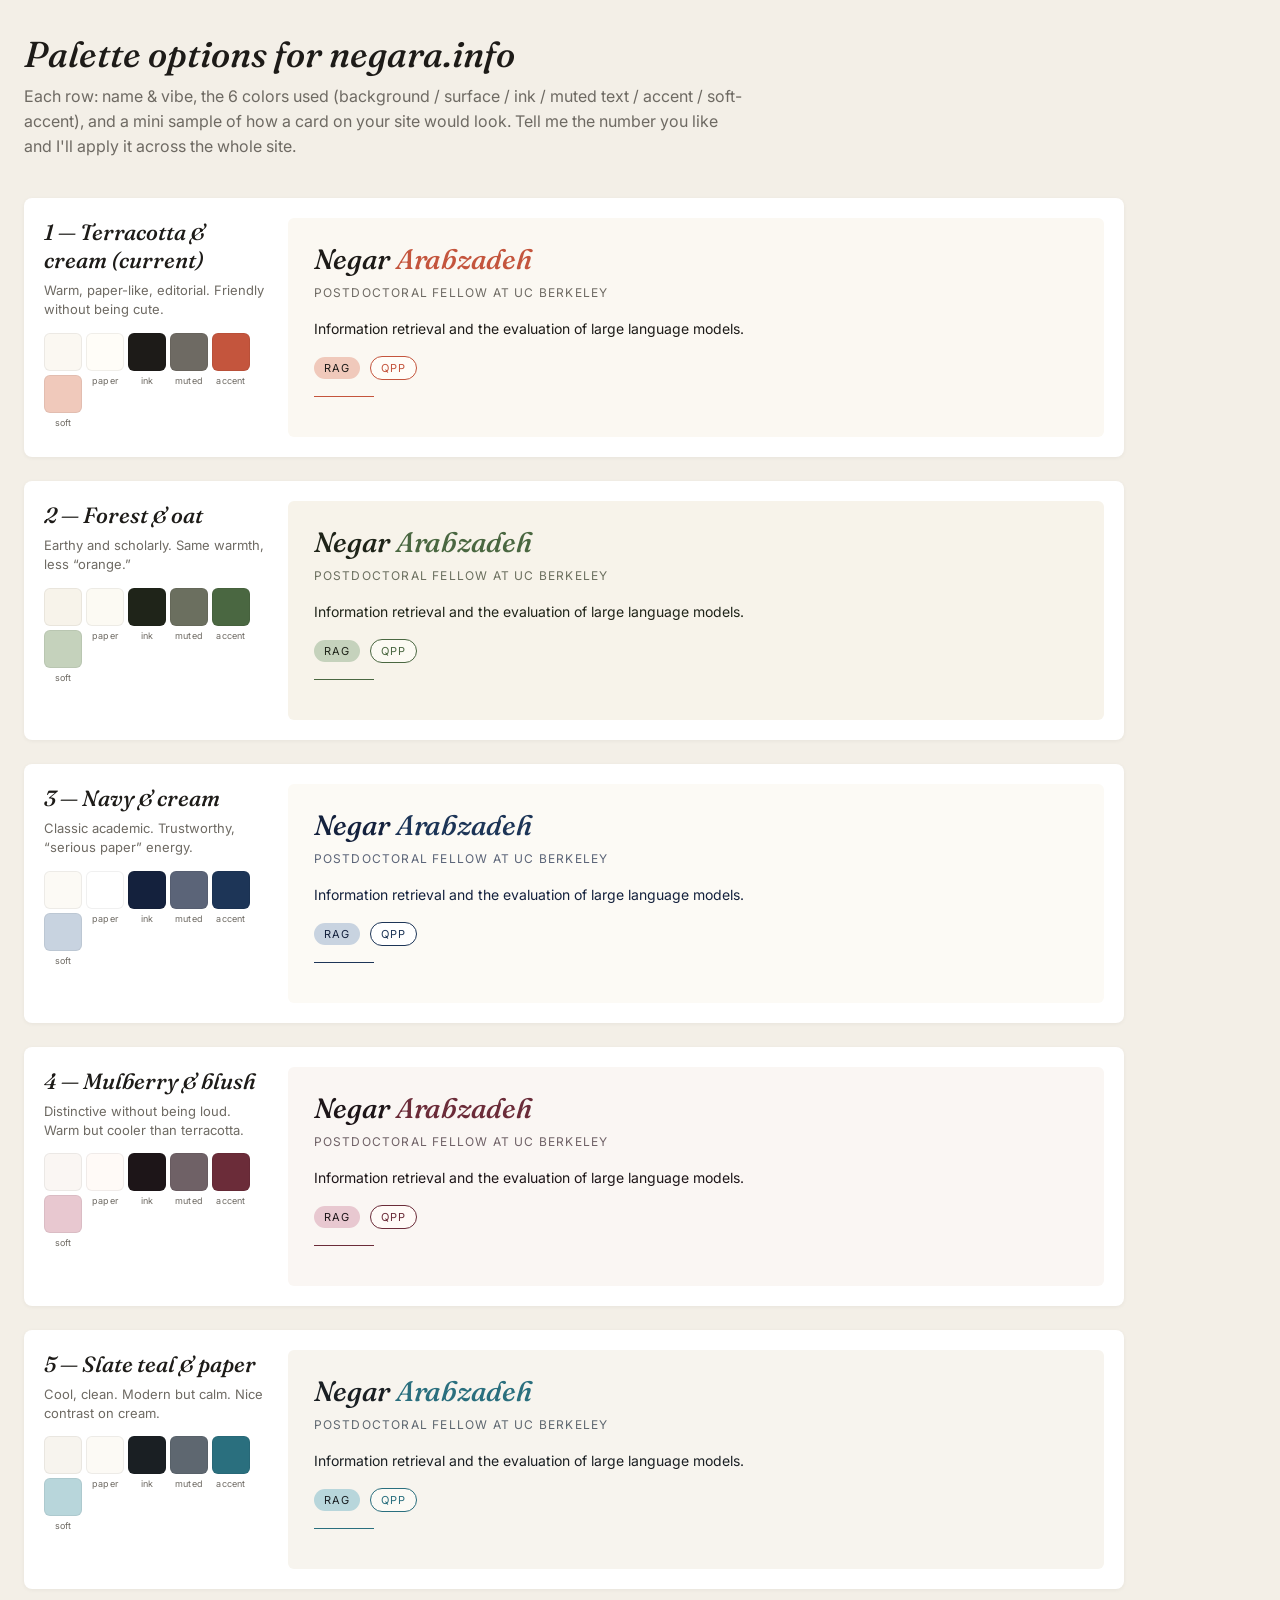
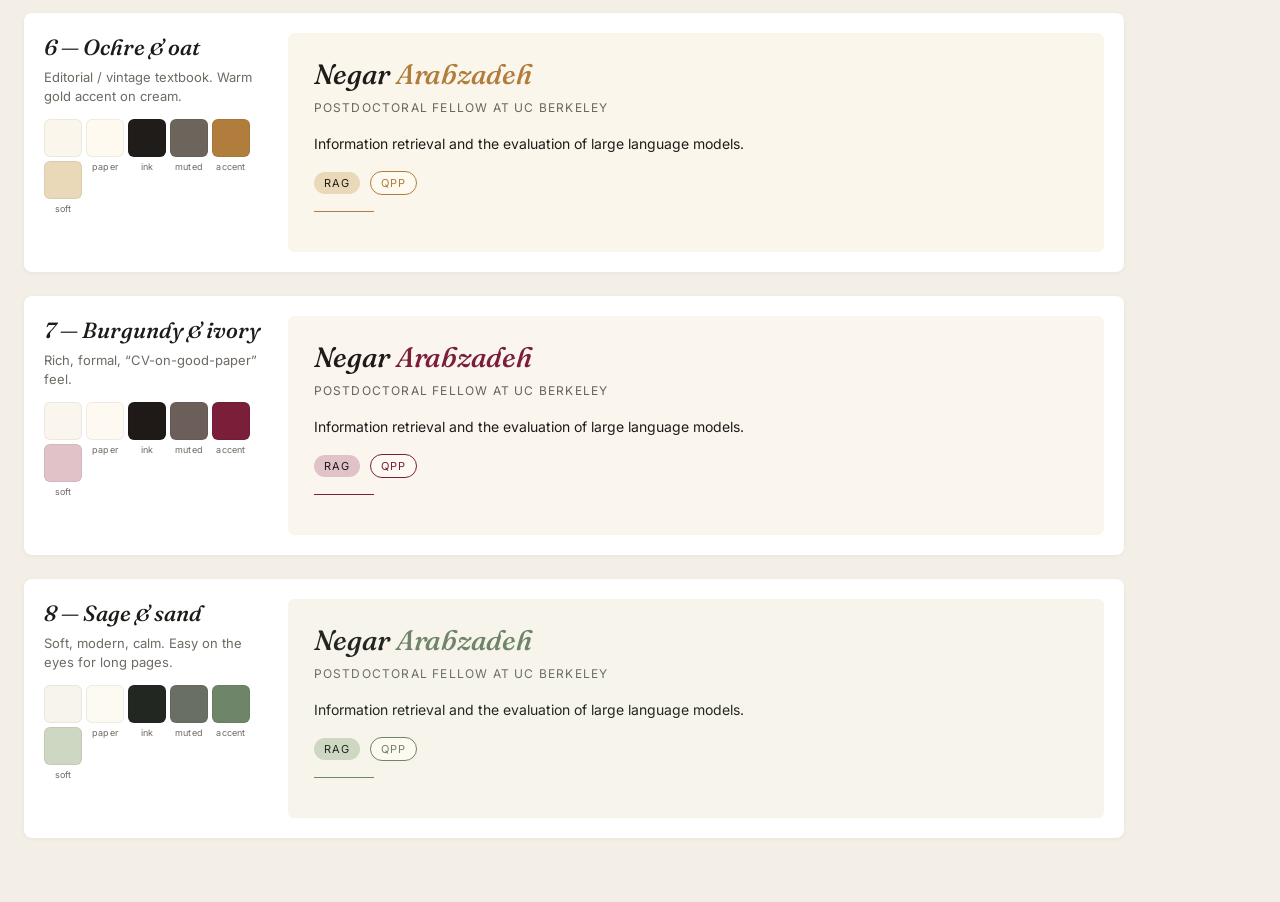
<file: palettes.html>
<!doctype html>
<html lang="en">
<head>
  <meta charset="utf-8">
  <meta name="viewport" content="width=device-width, initial-scale=1">
  <title>Palette previews</title>
  <link rel="preconnect" href="https://fonts.googleapis.com">
  <link rel="preconnect" href="https://fonts.gstatic.com" crossorigin>
  <link rel="stylesheet"
    href="https://fonts.googleapis.com/css2?family=Fraunces:ital,opsz,wght@0,9..144,500;0,9..144,600;1,9..144,500&family=Inter:wght@400;500;600&display=swap">
  <style>
    * { box-sizing: border-box; }
    body {
      font-family: "Inter", system-ui, sans-serif;
      margin: 0;
      padding: 2rem 1.5rem 4rem;
      background: #f3efe7;
      color: #1d1b18;
    }
    h1 {
      font-family: "Fraunces", Georgia, serif;
      font-style: italic;
      font-weight: 500;
      font-size: 36px;
      margin: 0 0 0.5rem;
    }
    .lede { color: #6e6a63; max-width: 720px; margin: 0 0 2.5rem; line-height: 1.55; }
    .palettes { display: grid; gap: 1.5rem; max-width: 1100px; }
    .palette {
      display: grid;
      grid-template-columns: 220px 1fr;
      gap: 1.5rem;
      padding: 1.25rem;
      background: white;
      border-radius: 8px;
      box-shadow: 0 1px 4px rgba(0,0,0,.05);
    }
    @media (max-width: 720px) {
      .palette { grid-template-columns: 1fr; }
    }
    .meta h2 {
      font-family: "Fraunces", Georgia, serif;
      font-style: italic;
      font-weight: 500;
      font-size: 22px;
      margin: 0 0 0.4rem;
    }
    .meta p { font-size: 13px; line-height: 1.5; color: #6e6a63; margin: 0 0 0.8rem; }
    .swatches { display: flex; gap: 4px; flex-wrap: wrap; margin-bottom: 0.5rem; }
    .swatch {
      width: 38px; height: 38px;
      border-radius: 6px;
      border: 1px solid rgba(0,0,0,.06);
      position: relative;
    }
    .swatch::after {
      content: attr(data-hex);
      position: absolute;
      bottom: -16px; left: 50%; transform: translateX(-50%);
      font-size: 9px;
      color: #6e6a63;
      letter-spacing: 0.02em;
      white-space: nowrap;
    }
    .swatches { margin-bottom: 1.5rem; }
    .demo {
      padding: 1.5rem 1.6rem;
      border-radius: 6px;
      font-family: "Fraunces", Georgia, serif;
    }
    .demo h3 {
      font-style: italic;
      font-weight: 500;
      font-size: 28px;
      margin: 0 0 0.4rem;
      letter-spacing: -0.01em;
    }
    .demo .role {
      font-family: "Inter", sans-serif;
      font-size: 12px;
      text-transform: uppercase;
      letter-spacing: 0.1em;
      margin: 0 0 1rem;
    }
    .demo p {
      font-family: "Inter", sans-serif;
      font-size: 14px;
      line-height: 1.6;
      margin: 0 0 1rem;
    }
    .demo .accent-text {
      font-family: "Fraunces", Georgia, serif;
      font-style: italic;
    }
    .demo .pill {
      display: inline-block;
      font-family: "Inter", sans-serif;
      font-size: 11px;
      letter-spacing: 0.1em;
      text-transform: uppercase;
      padding: 4px 10px;
      border-radius: 999px;
      margin-right: 6px;
    }
    .demo .rule {
      height: 1px;
      width: 60px;
      margin: 1rem 0;
    }
  </style>
</head>
<body>
  <h1>Palette options for negara.info</h1>
  <p class="lede">
    Each row: name &amp; vibe, the 6 colors used (background / surface / ink / muted text / accent / soft-accent),
    and a mini sample of how a card on your site would look. Tell me the number you like and I&apos;ll apply it across the whole site.
  </p>

  <div class="palettes">

    <!-- 1: current site -->
    <section class="palette">
      <div class="meta">
        <h2>1 &mdash; Terracotta &amp; cream <em>(current)</em></h2>
        <p>Warm, paper-like, editorial. Friendly without being cute.</p>
        <div class="swatches">
          <div class="swatch" data-hex="bg" style="background:#fbf8f2;"></div>
          <div class="swatch" data-hex="paper" style="background:#fffdf8;"></div>
          <div class="swatch" data-hex="ink" style="background:#1d1b18;"></div>
          <div class="swatch" data-hex="muted" style="background:#6e6a63;"></div>
          <div class="swatch" data-hex="accent" style="background:#c4553d;"></div>
          <div class="swatch" data-hex="soft" style="background:#f0c9bb;"></div>
        </div>
      </div>
      <div class="demo" style="background:#fbf8f2; color:#1d1b18;">
        <h3>Negar <span class="accent-text" style="color:#c4553d;">Arabzadeh</span></h3>
        <p class="role" style="color:#6e6a63;">Postdoctoral Fellow at UC Berkeley</p>
        <p>Information retrieval and the evaluation of large language models.</p>
        <span class="pill" style="background:#f0c9bb; color:#1d1b18;">RAG</span>
        <span class="pill" style="background:#fffdf8; color:#c4553d; border:1px solid #c4553d;">QPP</span>
        <div class="rule" style="background:#c4553d;"></div>
      </div>
    </section>

    <!-- 2: forest & oat -->
    <section class="palette">
      <div class="meta">
        <h2>2 &mdash; Forest &amp; oat</h2>
        <p>Earthy and scholarly. Same warmth, less &ldquo;orange.&rdquo;</p>
        <div class="swatches">
          <div class="swatch" data-hex="bg" style="background:#f7f3ea;"></div>
          <div class="swatch" data-hex="paper" style="background:#fcfaf3;"></div>
          <div class="swatch" data-hex="ink" style="background:#1f2419;"></div>
          <div class="swatch" data-hex="muted" style="background:#6b6f5f;"></div>
          <div class="swatch" data-hex="accent" style="background:#4a6741;"></div>
          <div class="swatch" data-hex="soft" style="background:#c5d2bc;"></div>
        </div>
      </div>
      <div class="demo" style="background:#f7f3ea; color:#1f2419;">
        <h3>Negar <span class="accent-text" style="color:#4a6741;">Arabzadeh</span></h3>
        <p class="role" style="color:#6b6f5f;">Postdoctoral Fellow at UC Berkeley</p>
        <p>Information retrieval and the evaluation of large language models.</p>
        <span class="pill" style="background:#c5d2bc; color:#1f2419;">RAG</span>
        <span class="pill" style="background:#fcfaf3; color:#4a6741; border:1px solid #4a6741;">QPP</span>
        <div class="rule" style="background:#4a6741;"></div>
      </div>
    </section>

    <!-- 3: deep navy -->
    <section class="palette">
      <div class="meta">
        <h2>3 &mdash; Navy &amp; cream</h2>
        <p>Classic academic. Trustworthy, &ldquo;serious paper&rdquo; energy.</p>
        <div class="swatches">
          <div class="swatch" data-hex="bg" style="background:#fcfaf5;"></div>
          <div class="swatch" data-hex="paper" style="background:#ffffff;"></div>
          <div class="swatch" data-hex="ink" style="background:#14213d;"></div>
          <div class="swatch" data-hex="muted" style="background:#5b6478;"></div>
          <div class="swatch" data-hex="accent" style="background:#1d3557;"></div>
          <div class="swatch" data-hex="soft" style="background:#c8d3e0;"></div>
        </div>
      </div>
      <div class="demo" style="background:#fcfaf5; color:#14213d;">
        <h3>Negar <span class="accent-text" style="color:#1d3557;">Arabzadeh</span></h3>
        <p class="role" style="color:#5b6478;">Postdoctoral Fellow at UC Berkeley</p>
        <p>Information retrieval and the evaluation of large language models.</p>
        <span class="pill" style="background:#c8d3e0; color:#14213d;">RAG</span>
        <span class="pill" style="background:#ffffff; color:#1d3557; border:1px solid #1d3557;">QPP</span>
        <div class="rule" style="background:#1d3557;"></div>
      </div>
    </section>

    <!-- 4: mulberry -->
    <section class="palette">
      <div class="meta">
        <h2>4 &mdash; Mulberry &amp; blush</h2>
        <p>Distinctive without being loud. Warm but cooler than terracotta.</p>
        <div class="swatches">
          <div class="swatch" data-hex="bg" style="background:#faf6f3;"></div>
          <div class="swatch" data-hex="paper" style="background:#fffaf7;"></div>
          <div class="swatch" data-hex="ink" style="background:#1d1518;"></div>
          <div class="swatch" data-hex="muted" style="background:#6f6166;"></div>
          <div class="swatch" data-hex="accent" style="background:#6b2c39;"></div>
          <div class="swatch" data-hex="soft" style="background:#e8c8d0;"></div>
        </div>
      </div>
      <div class="demo" style="background:#faf6f3; color:#1d1518;">
        <h3>Negar <span class="accent-text" style="color:#6b2c39;">Arabzadeh</span></h3>
        <p class="role" style="color:#6f6166;">Postdoctoral Fellow at UC Berkeley</p>
        <p>Information retrieval and the evaluation of large language models.</p>
        <span class="pill" style="background:#e8c8d0; color:#1d1518;">RAG</span>
        <span class="pill" style="background:#fffaf7; color:#6b2c39; border:1px solid #6b2c39;">QPP</span>
        <div class="rule" style="background:#6b2c39;"></div>
      </div>
    </section>

    <!-- 5: slate teal -->
    <section class="palette">
      <div class="meta">
        <h2>5 &mdash; Slate teal &amp; paper</h2>
        <p>Cool, clean. Modern but calm. Nice contrast on cream.</p>
        <div class="swatches">
          <div class="swatch" data-hex="bg" style="background:#f7f4ee;"></div>
          <div class="swatch" data-hex="paper" style="background:#fcfaf5;"></div>
          <div class="swatch" data-hex="ink" style="background:#1a1f23;"></div>
          <div class="swatch" data-hex="muted" style="background:#5e6770;"></div>
          <div class="swatch" data-hex="accent" style="background:#2a6f7e;"></div>
          <div class="swatch" data-hex="soft" style="background:#b8d6db;"></div>
        </div>
      </div>
      <div class="demo" style="background:#f7f4ee; color:#1a1f23;">
        <h3>Negar <span class="accent-text" style="color:#2a6f7e;">Arabzadeh</span></h3>
        <p class="role" style="color:#5e6770;">Postdoctoral Fellow at UC Berkeley</p>
        <p>Information retrieval and the evaluation of large language models.</p>
        <span class="pill" style="background:#b8d6db; color:#1a1f23;">RAG</span>
        <span class="pill" style="background:#fcfaf5; color:#2a6f7e; border:1px solid #2a6f7e;">QPP</span>
        <div class="rule" style="background:#2a6f7e;"></div>
      </div>
    </section>

    <!-- 6: ochre -->
    <section class="palette">
      <div class="meta">
        <h2>6 &mdash; Ochre &amp; oat</h2>
        <p>Editorial / vintage textbook. Warm gold accent on cream.</p>
        <div class="swatches">
          <div class="swatch" data-hex="bg" style="background:#fbf6eb;"></div>
          <div class="swatch" data-hex="paper" style="background:#fefaef;"></div>
          <div class="swatch" data-hex="ink" style="background:#1f1c19;"></div>
          <div class="swatch" data-hex="muted" style="background:#6c655b;"></div>
          <div class="swatch" data-hex="accent" style="background:#b07d3c;"></div>
          <div class="swatch" data-hex="soft" style="background:#ead9b8;"></div>
        </div>
      </div>
      <div class="demo" style="background:#fbf6eb; color:#1f1c19;">
        <h3>Negar <span class="accent-text" style="color:#b07d3c;">Arabzadeh</span></h3>
        <p class="role" style="color:#6c655b;">Postdoctoral Fellow at UC Berkeley</p>
        <p>Information retrieval and the evaluation of large language models.</p>
        <span class="pill" style="background:#ead9b8; color:#1f1c19;">RAG</span>
        <span class="pill" style="background:#fefaef; color:#b07d3c; border:1px solid #b07d3c;">QPP</span>
        <div class="rule" style="background:#b07d3c;"></div>
      </div>
    </section>

    <!-- 7: burgundy -->
    <section class="palette">
      <div class="meta">
        <h2>7 &mdash; Burgundy &amp; ivory</h2>
        <p>Rich, formal, &ldquo;CV-on-good-paper&rdquo; feel.</p>
        <div class="swatches">
          <div class="swatch" data-hex="bg" style="background:#faf6ee;"></div>
          <div class="swatch" data-hex="paper" style="background:#fefaf2;"></div>
          <div class="swatch" data-hex="ink" style="background:#1f1a18;"></div>
          <div class="swatch" data-hex="muted" style="background:#6c5f5a;"></div>
          <div class="swatch" data-hex="accent" style="background:#7b1e3a;"></div>
          <div class="swatch" data-hex="soft" style="background:#e0c2c8;"></div>
        </div>
      </div>
      <div class="demo" style="background:#faf6ee; color:#1f1a18;">
        <h3>Negar <span class="accent-text" style="color:#7b1e3a;">Arabzadeh</span></h3>
        <p class="role" style="color:#6c5f5a;">Postdoctoral Fellow at UC Berkeley</p>
        <p>Information retrieval and the evaluation of large language models.</p>
        <span class="pill" style="background:#e0c2c8; color:#1f1a18;">RAG</span>
        <span class="pill" style="background:#fefaf2; color:#7b1e3a; border:1px solid #7b1e3a;">QPP</span>
        <div class="rule" style="background:#7b1e3a;"></div>
      </div>
    </section>

    <!-- 8: sage -->
    <section class="palette">
      <div class="meta">
        <h2>8 &mdash; Sage &amp; sand</h2>
        <p>Soft, modern, calm. Easy on the eyes for long pages.</p>
        <div class="swatches">
          <div class="swatch" data-hex="bg" style="background:#f7f4ec;"></div>
          <div class="swatch" data-hex="paper" style="background:#fdfaf2;"></div>
          <div class="swatch" data-hex="ink" style="background:#232722;"></div>
          <div class="swatch" data-hex="muted" style="background:#6a6f64;"></div>
          <div class="swatch" data-hex="accent" style="background:#6f8569;"></div>
          <div class="swatch" data-hex="soft" style="background:#cdd7c1;"></div>
        </div>
      </div>
      <div class="demo" style="background:#f7f4ec; color:#232722;">
        <h3>Negar <span class="accent-text" style="color:#6f8569;">Arabzadeh</span></h3>
        <p class="role" style="color:#6a6f64;">Postdoctoral Fellow at UC Berkeley</p>
        <p>Information retrieval and the evaluation of large language models.</p>
        <span class="pill" style="background:#cdd7c1; color:#232722;">RAG</span>
        <span class="pill" style="background:#fdfaf2; color:#6f8569; border:1px solid #6f8569;">QPP</span>
        <div class="rule" style="background:#6f8569;"></div>
      </div>
    </section>

  </div>
</body>
</html>
</file>
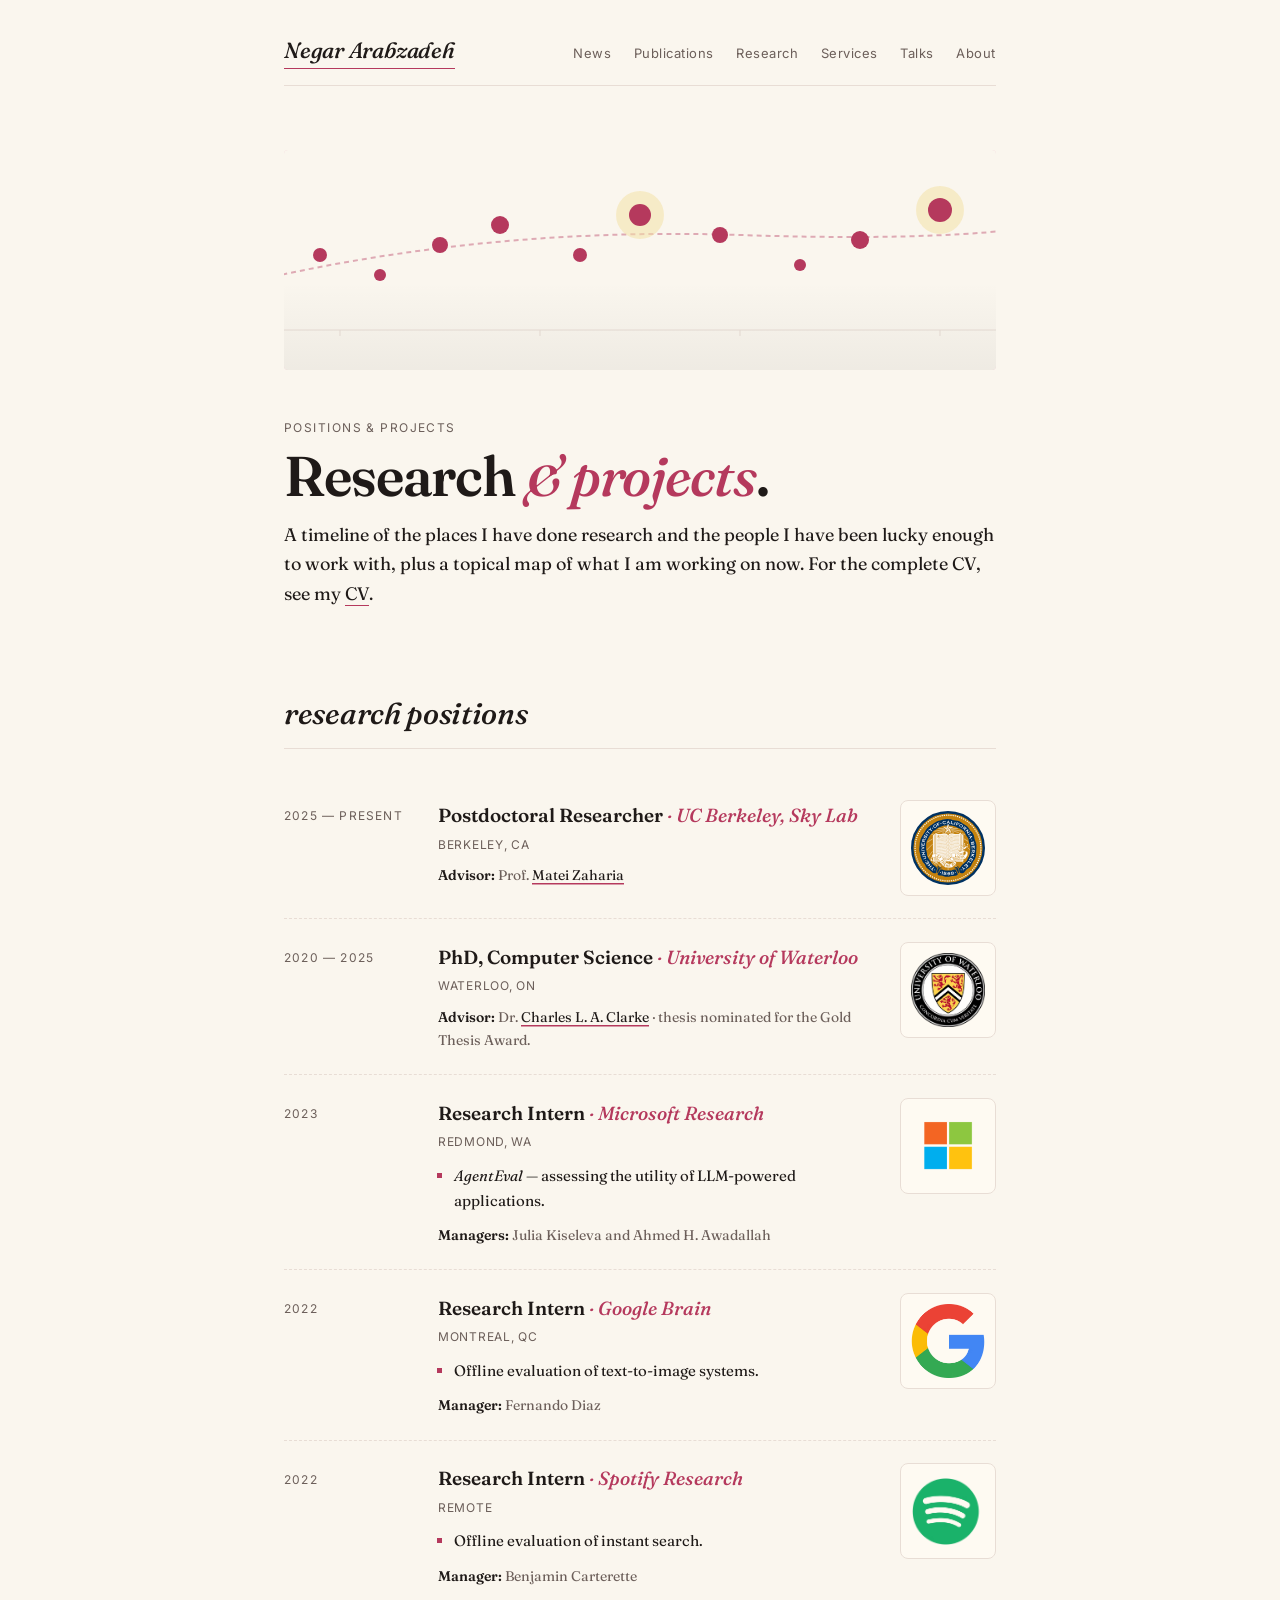
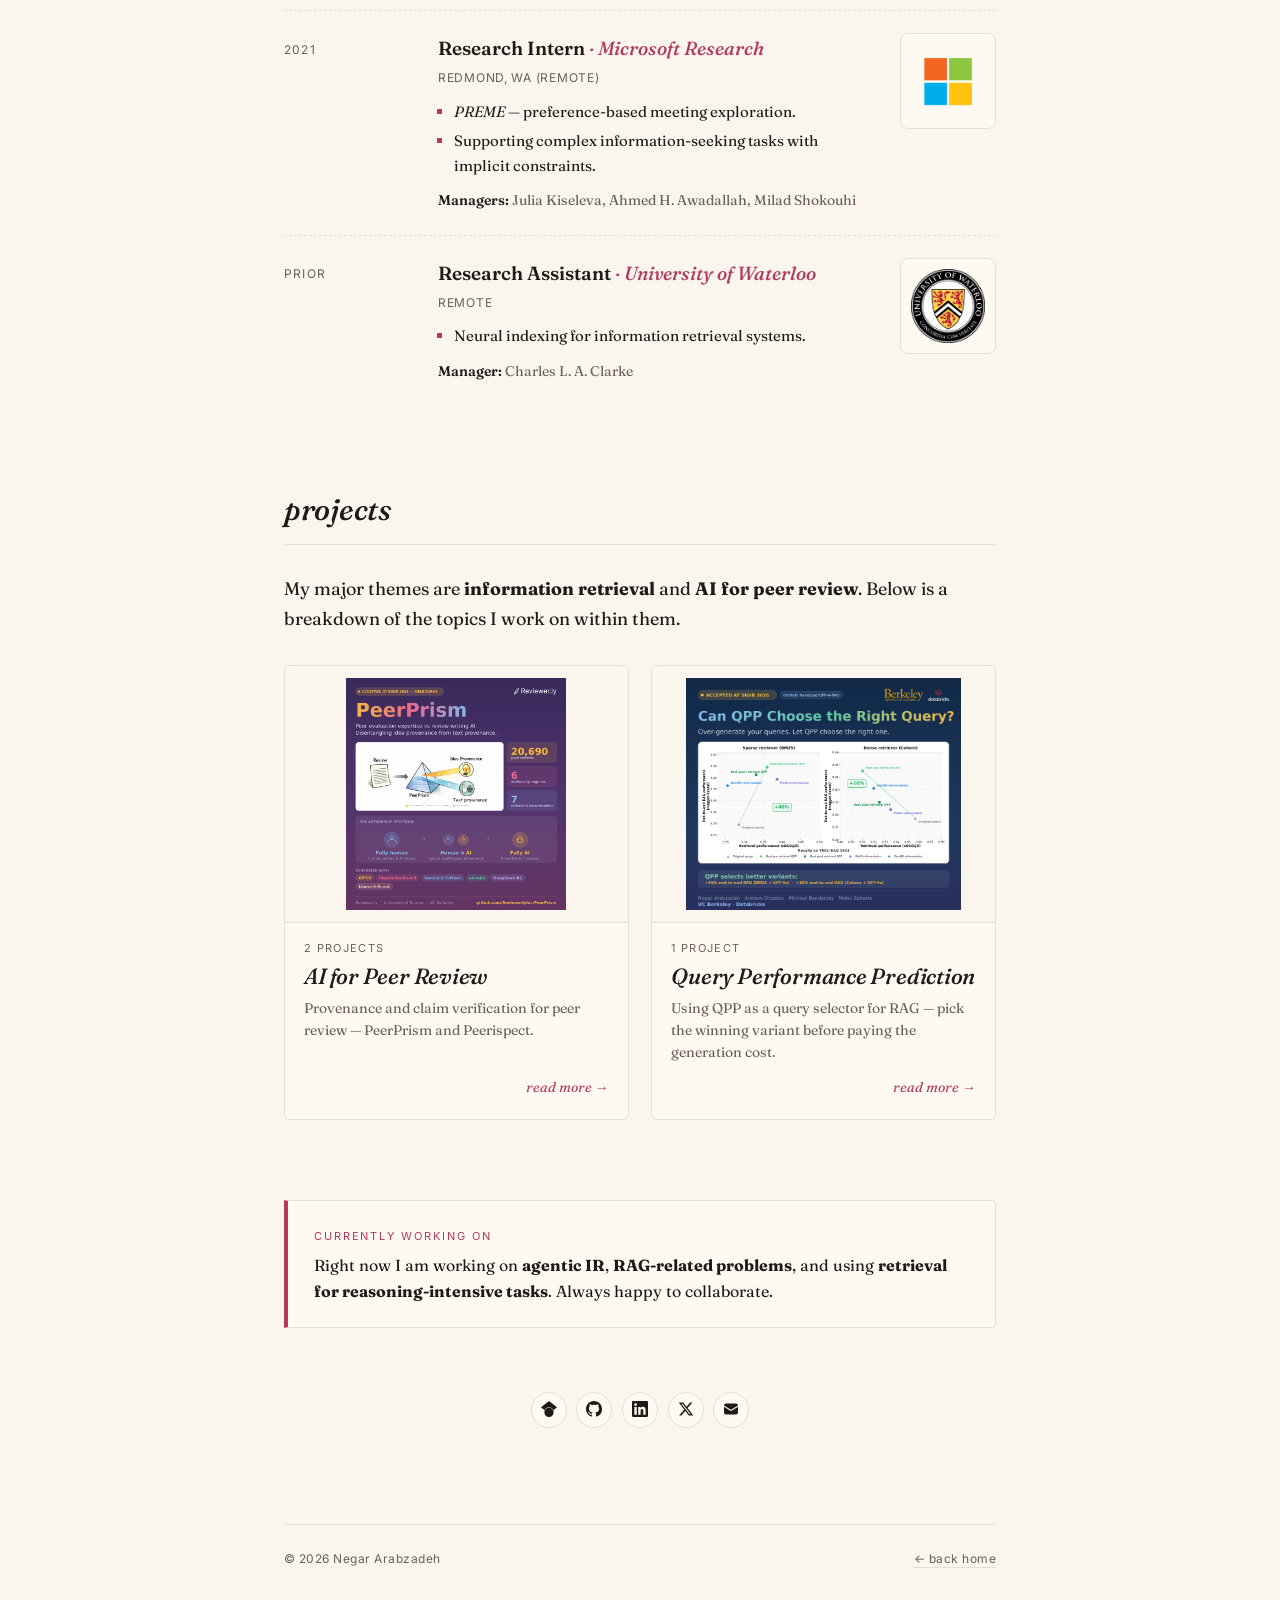
<file: projects.html>
<!doctype html>
<html lang="en">
<head>
  <meta charset="utf-8">
  <title>Projects &middot; Negar Arabzadeh</title>
  <meta http-equiv="refresh" content="0; url=research-experience.html">
  <link rel="canonical" href="research-experience.html">
</head>
<body>
  <p>This page has moved. If you are not redirected automatically,
    follow this <a href="research-experience.html">link to research &amp; projects</a>.</p>
</body>
</html>
</file>
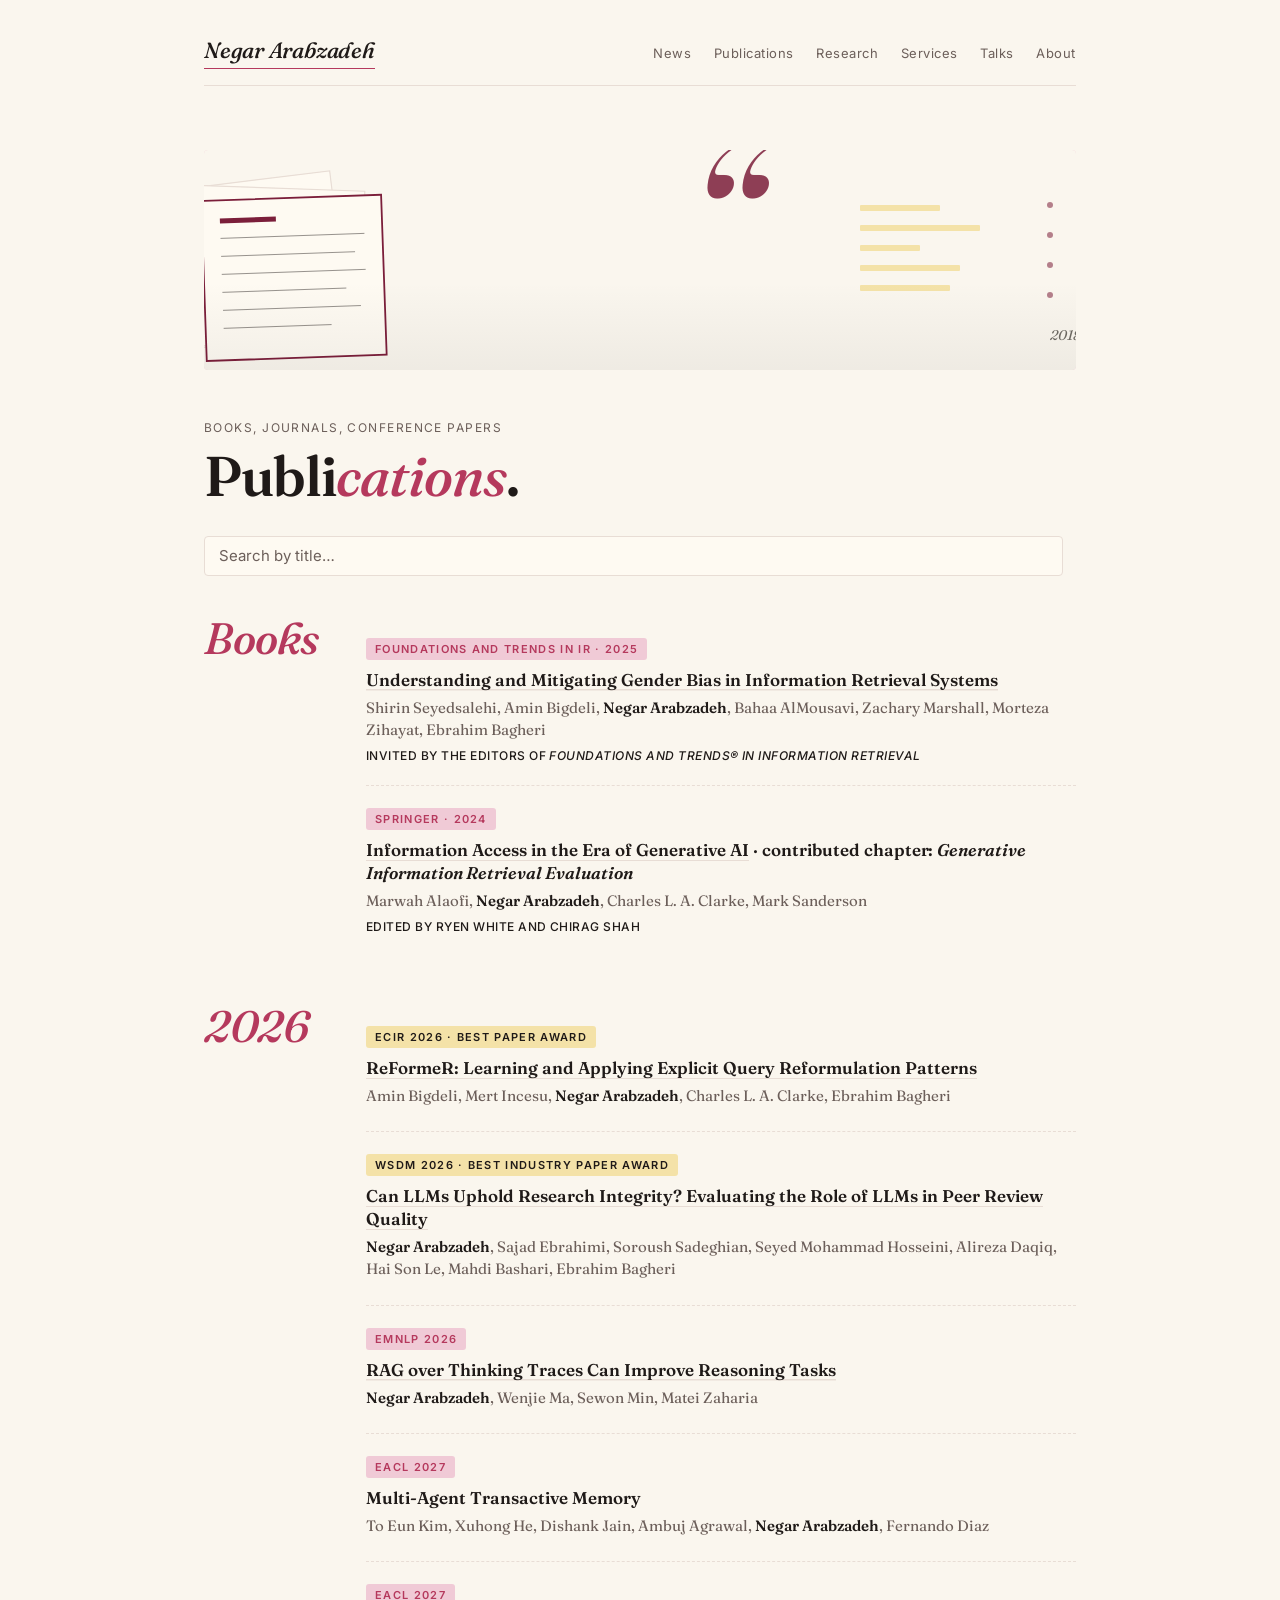
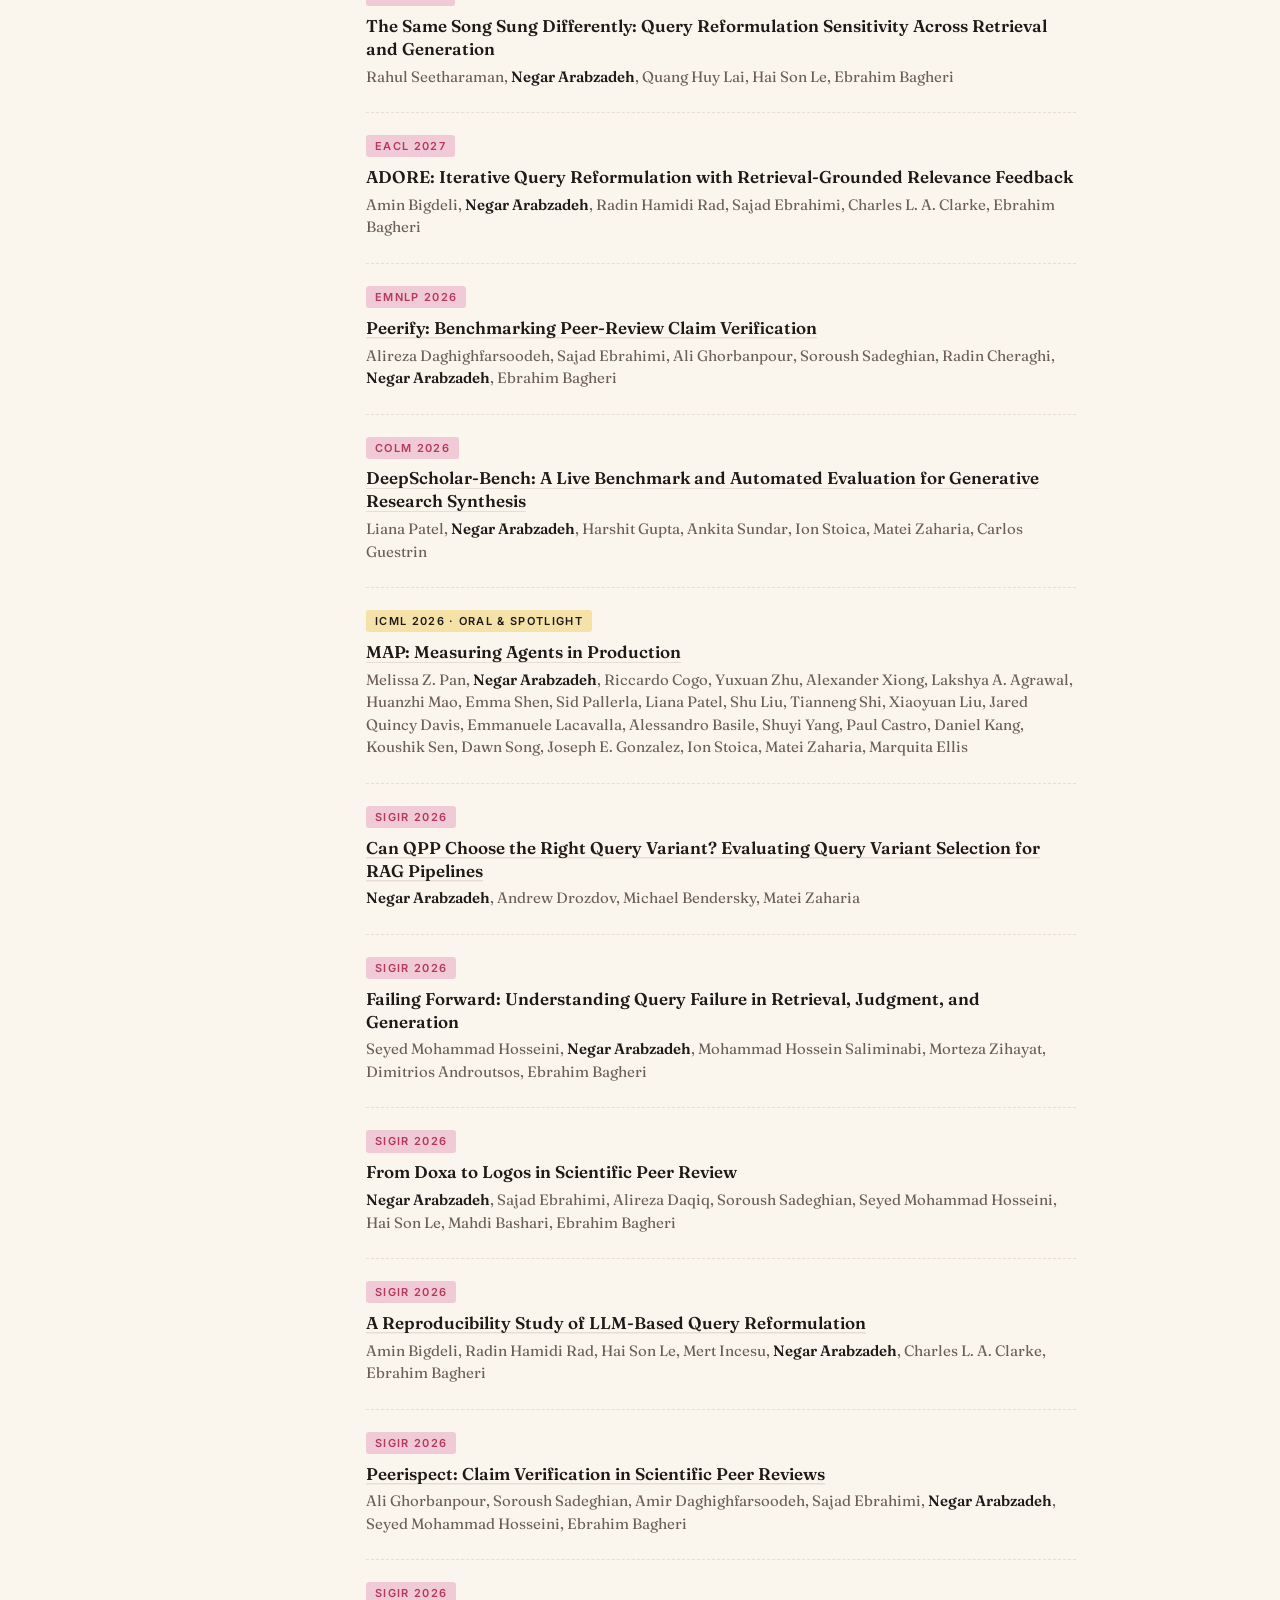
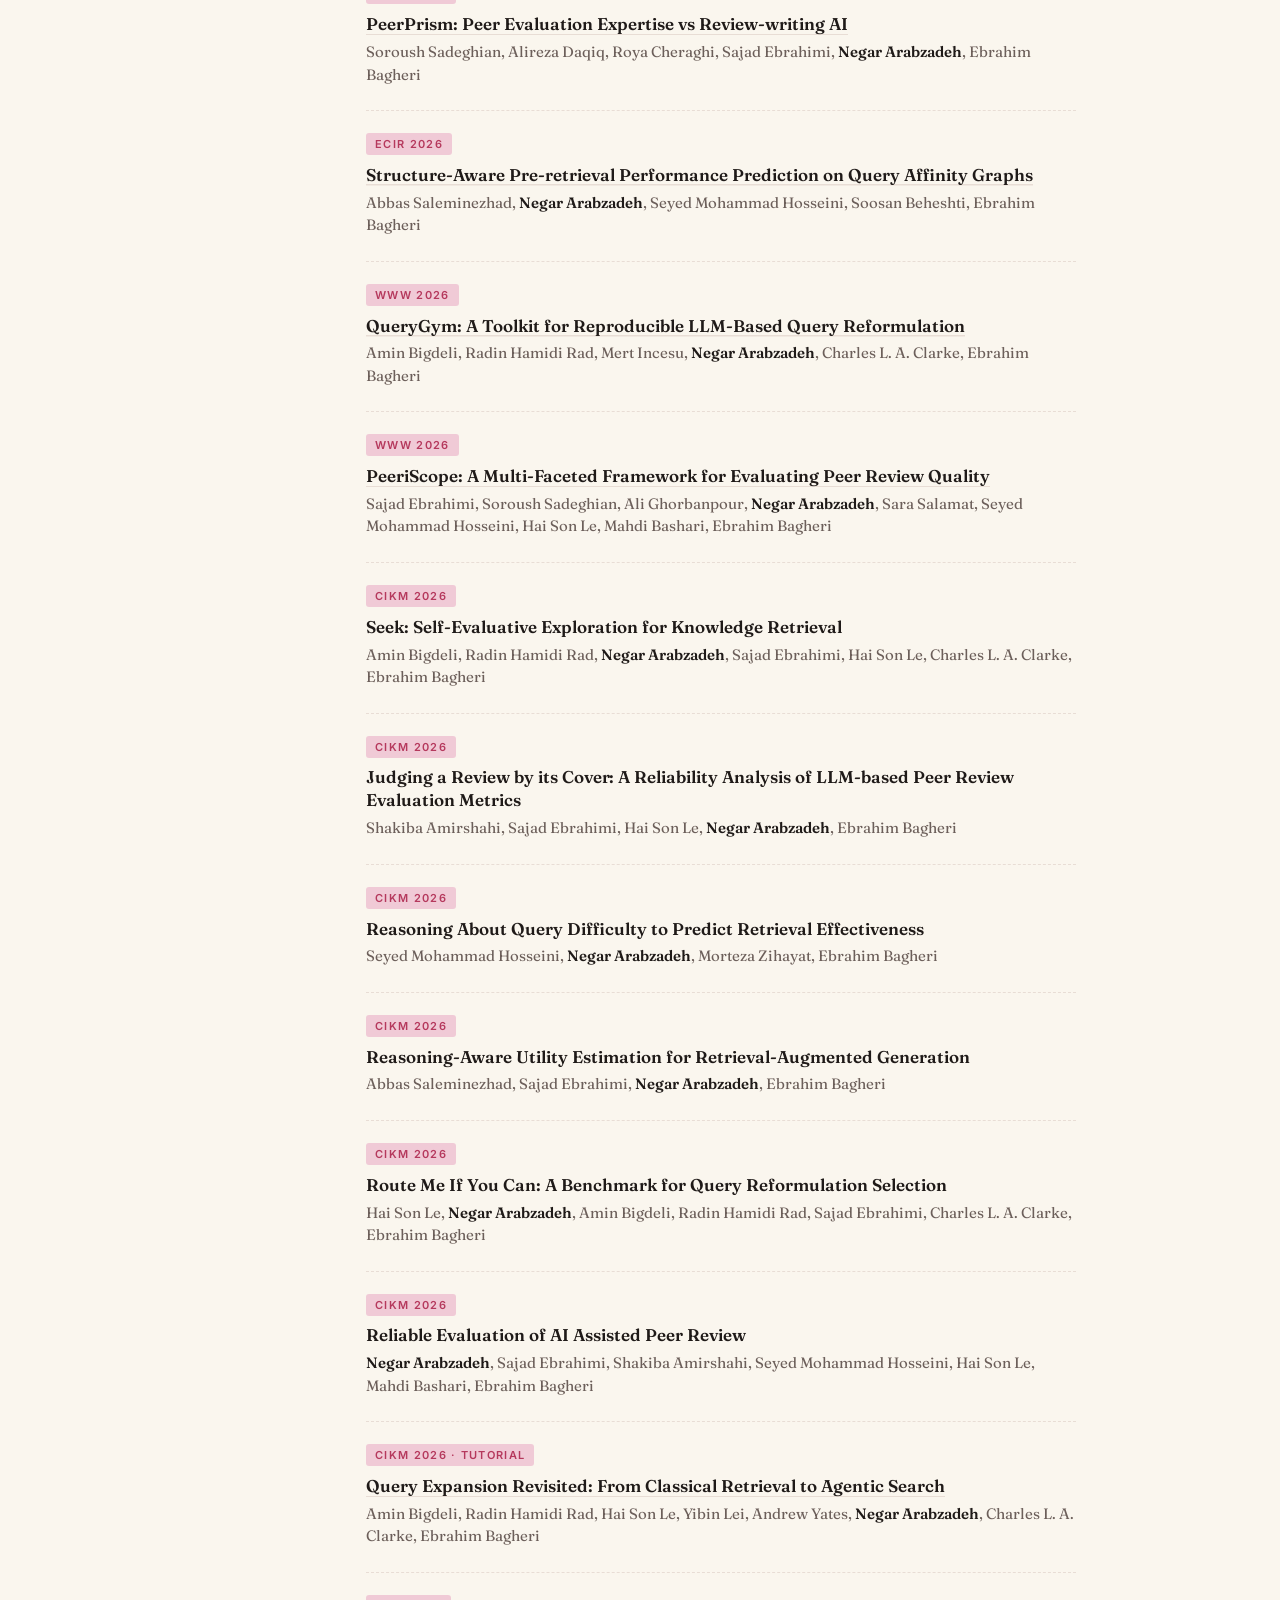
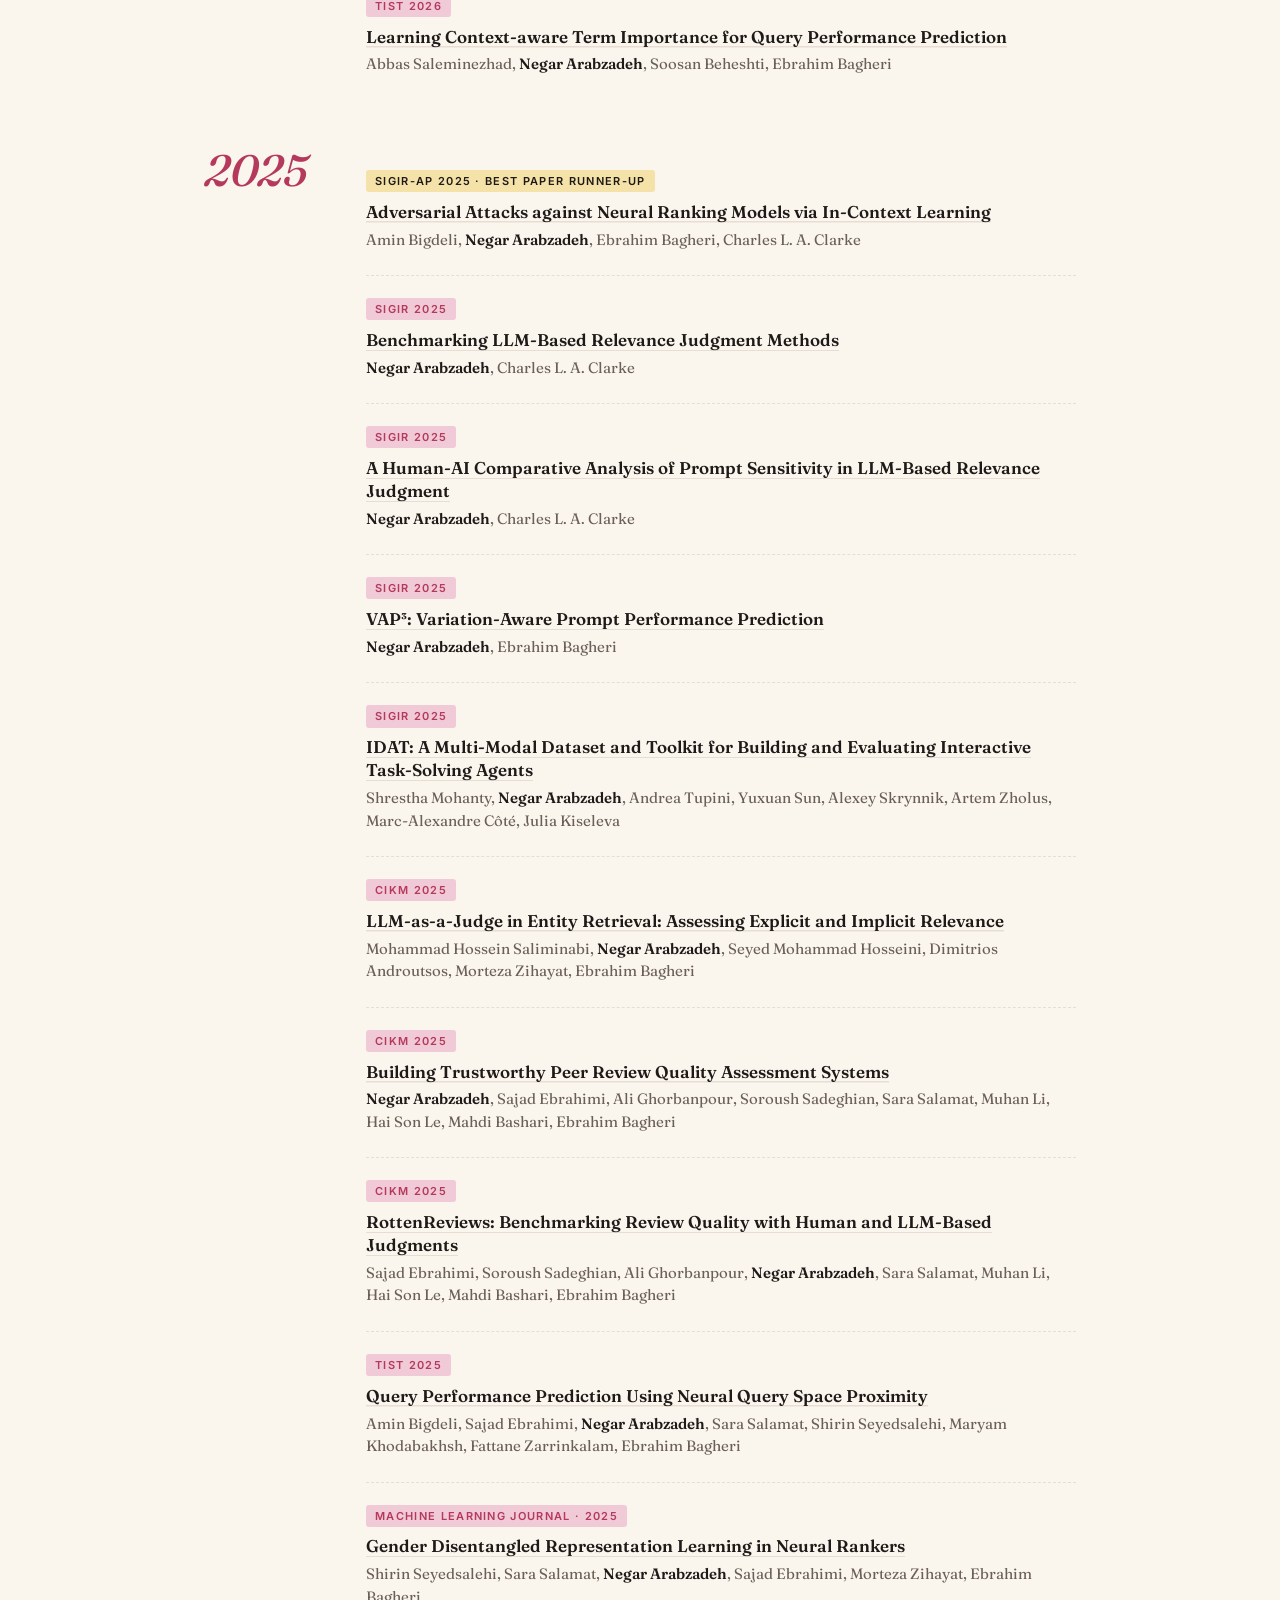
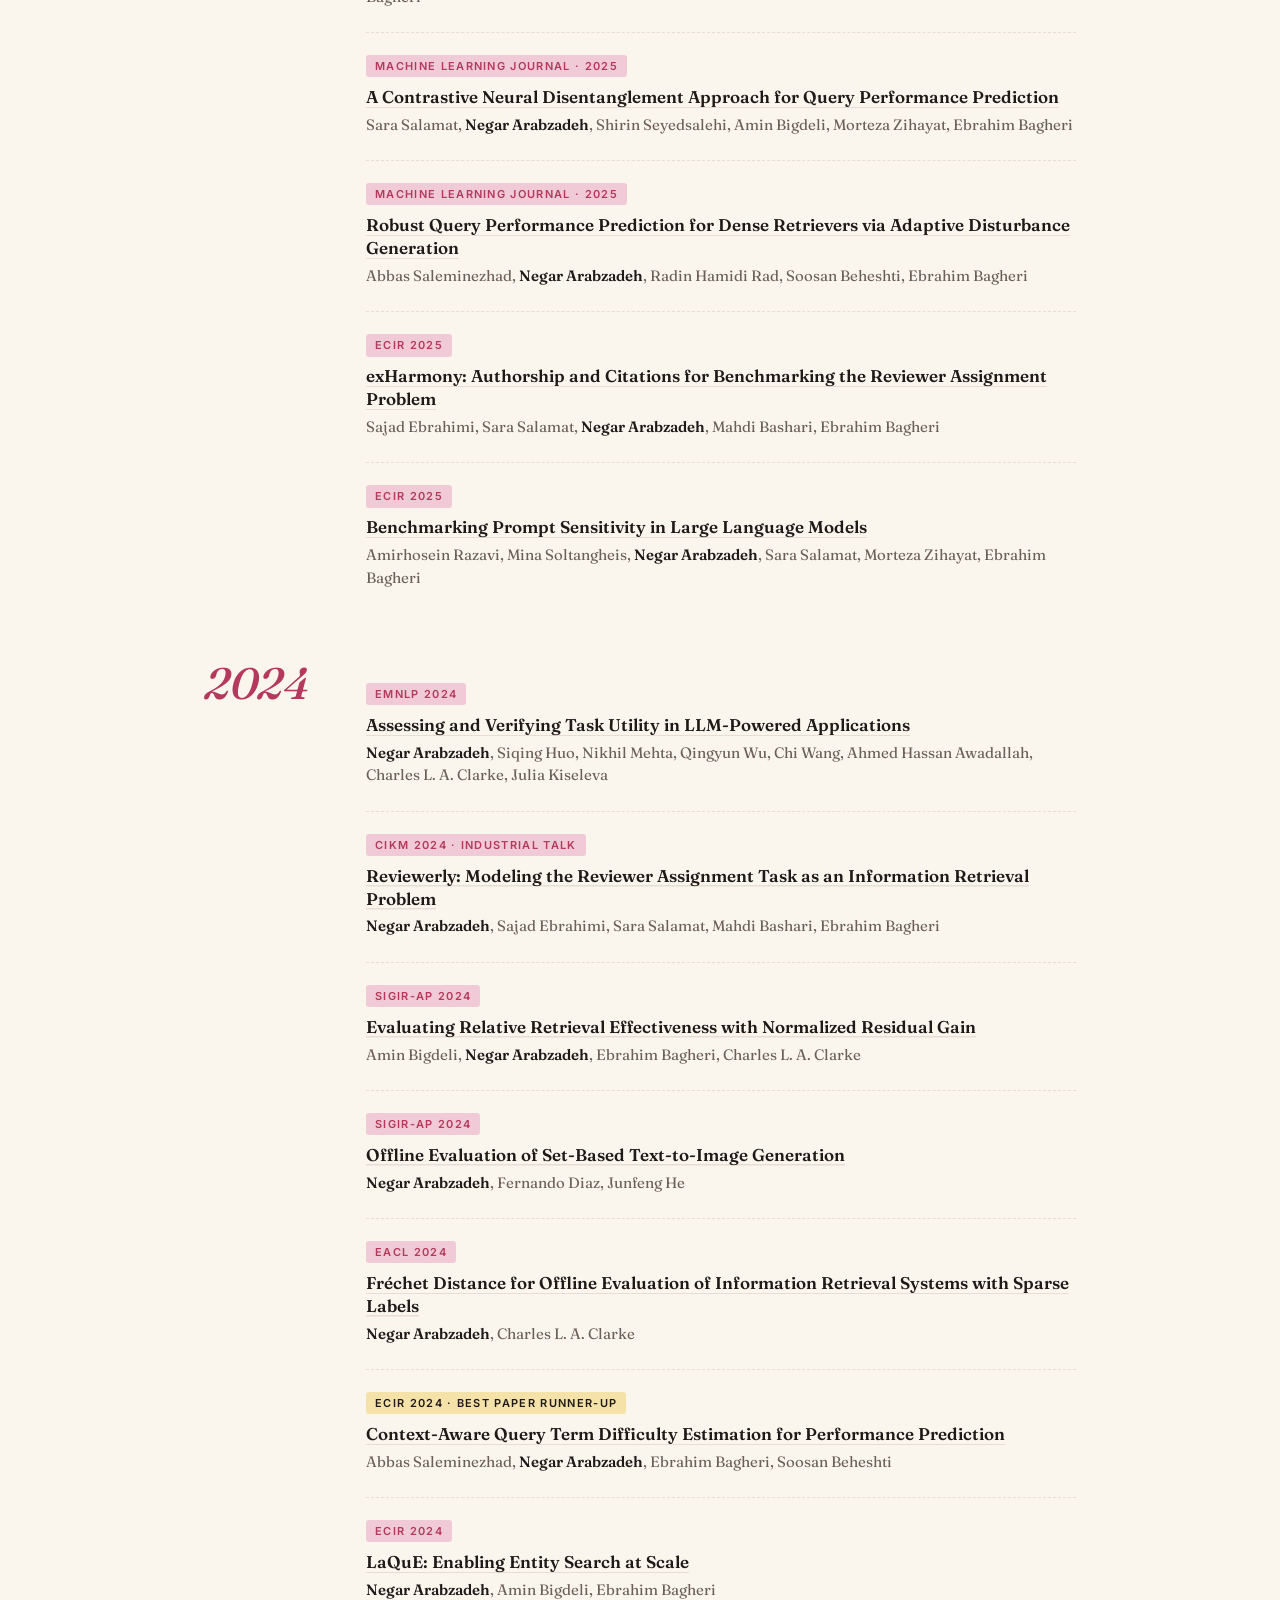
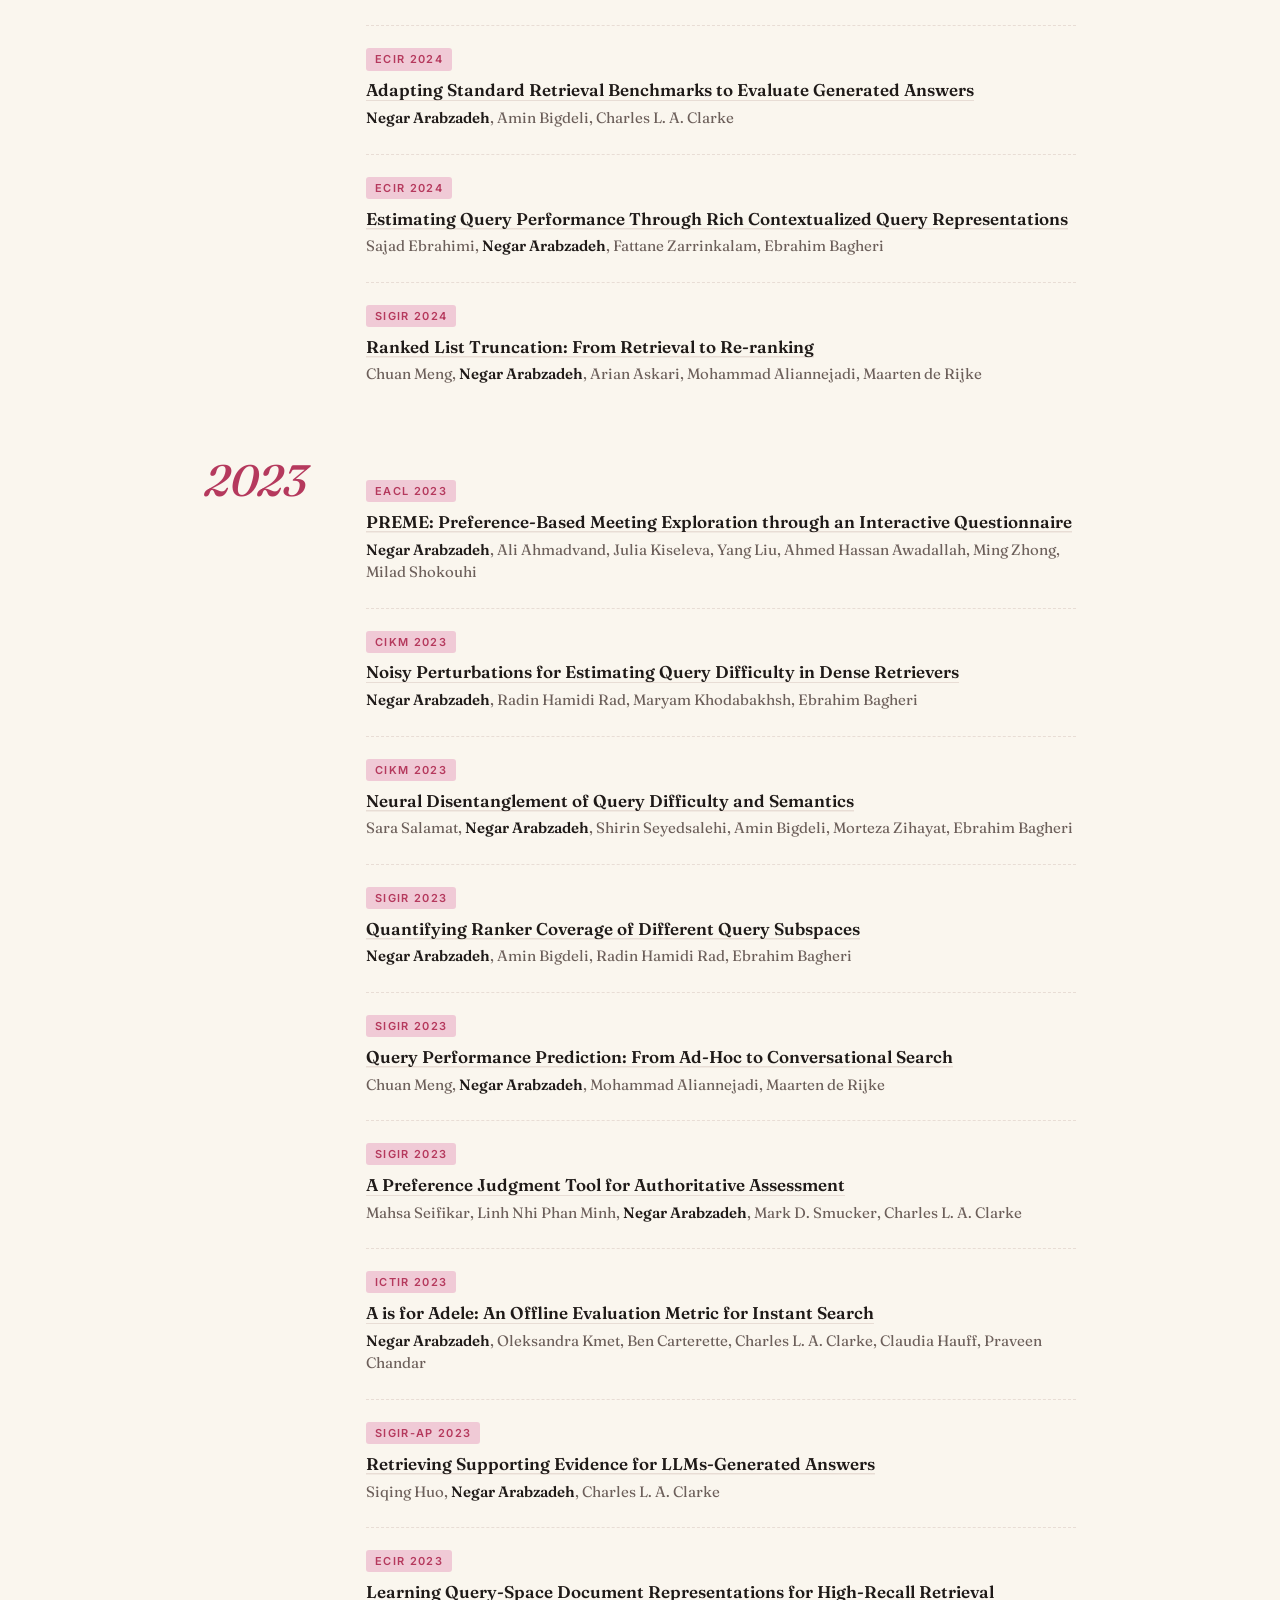
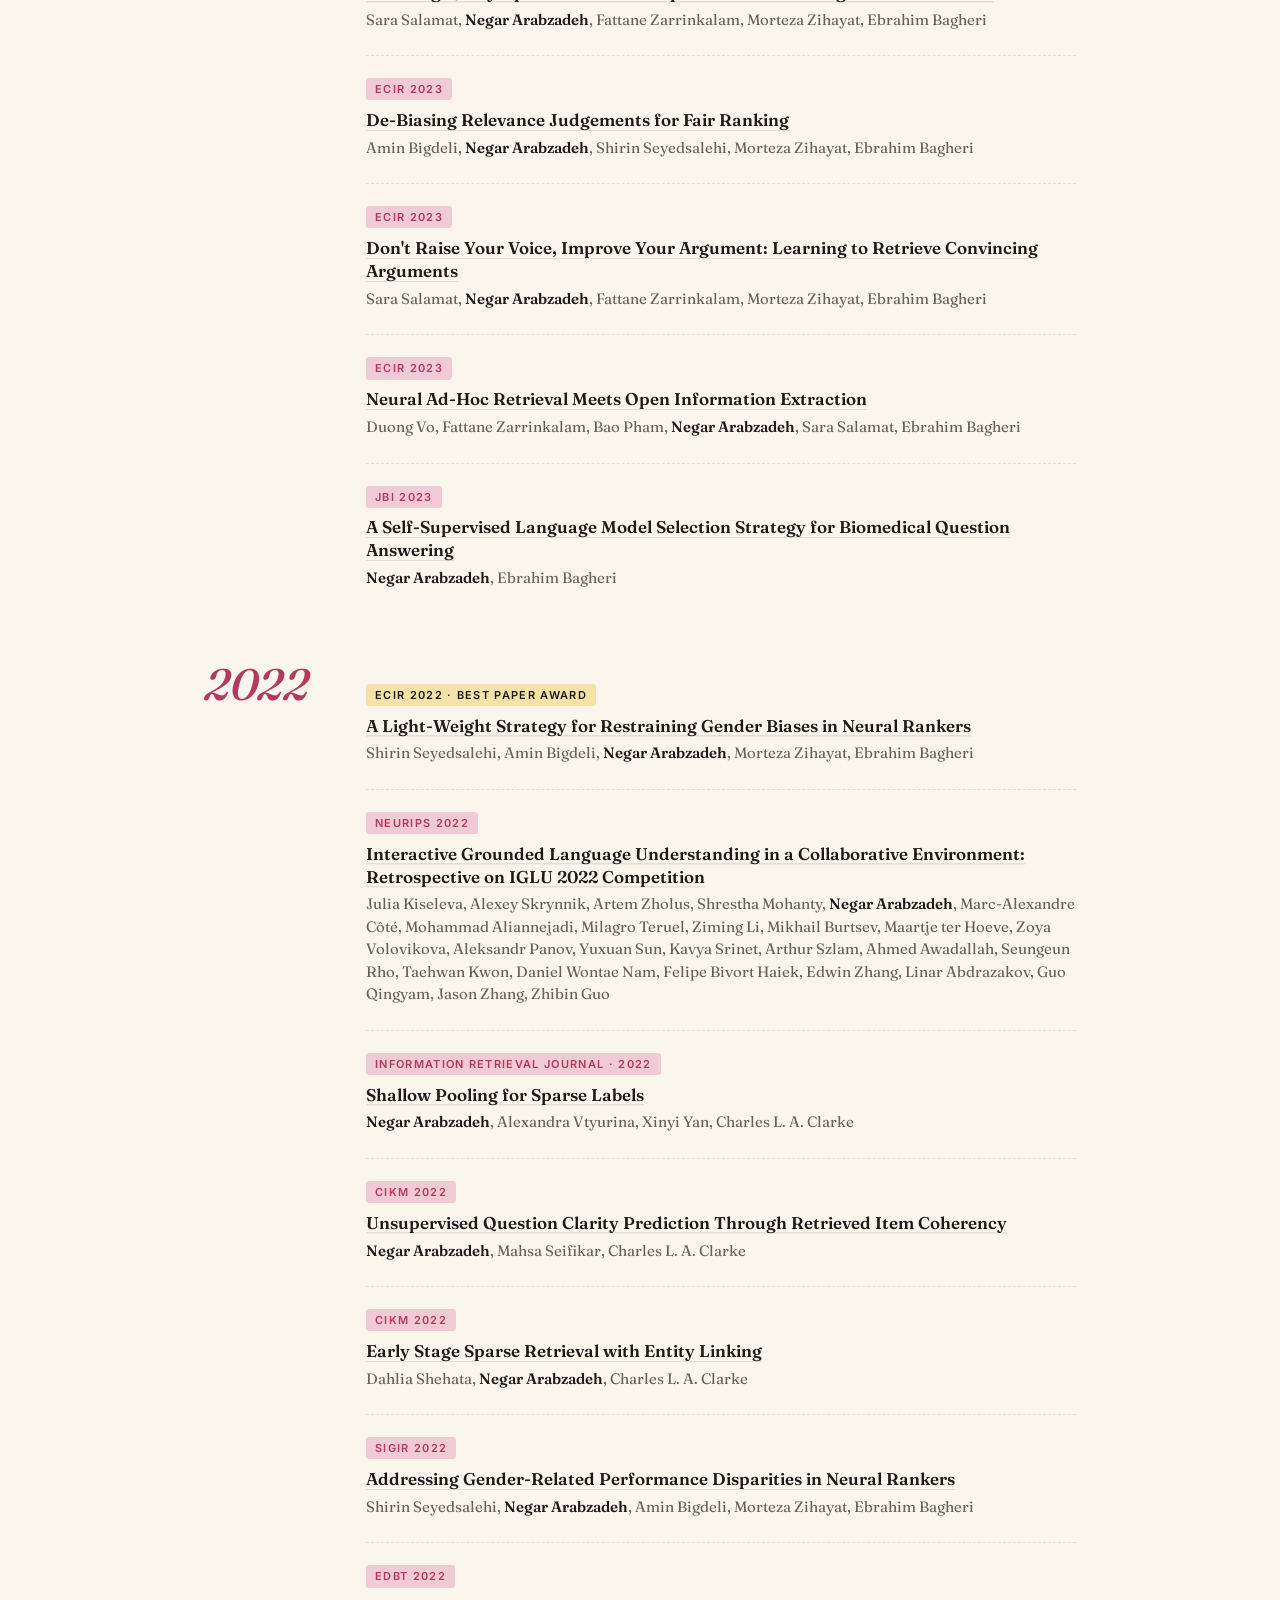
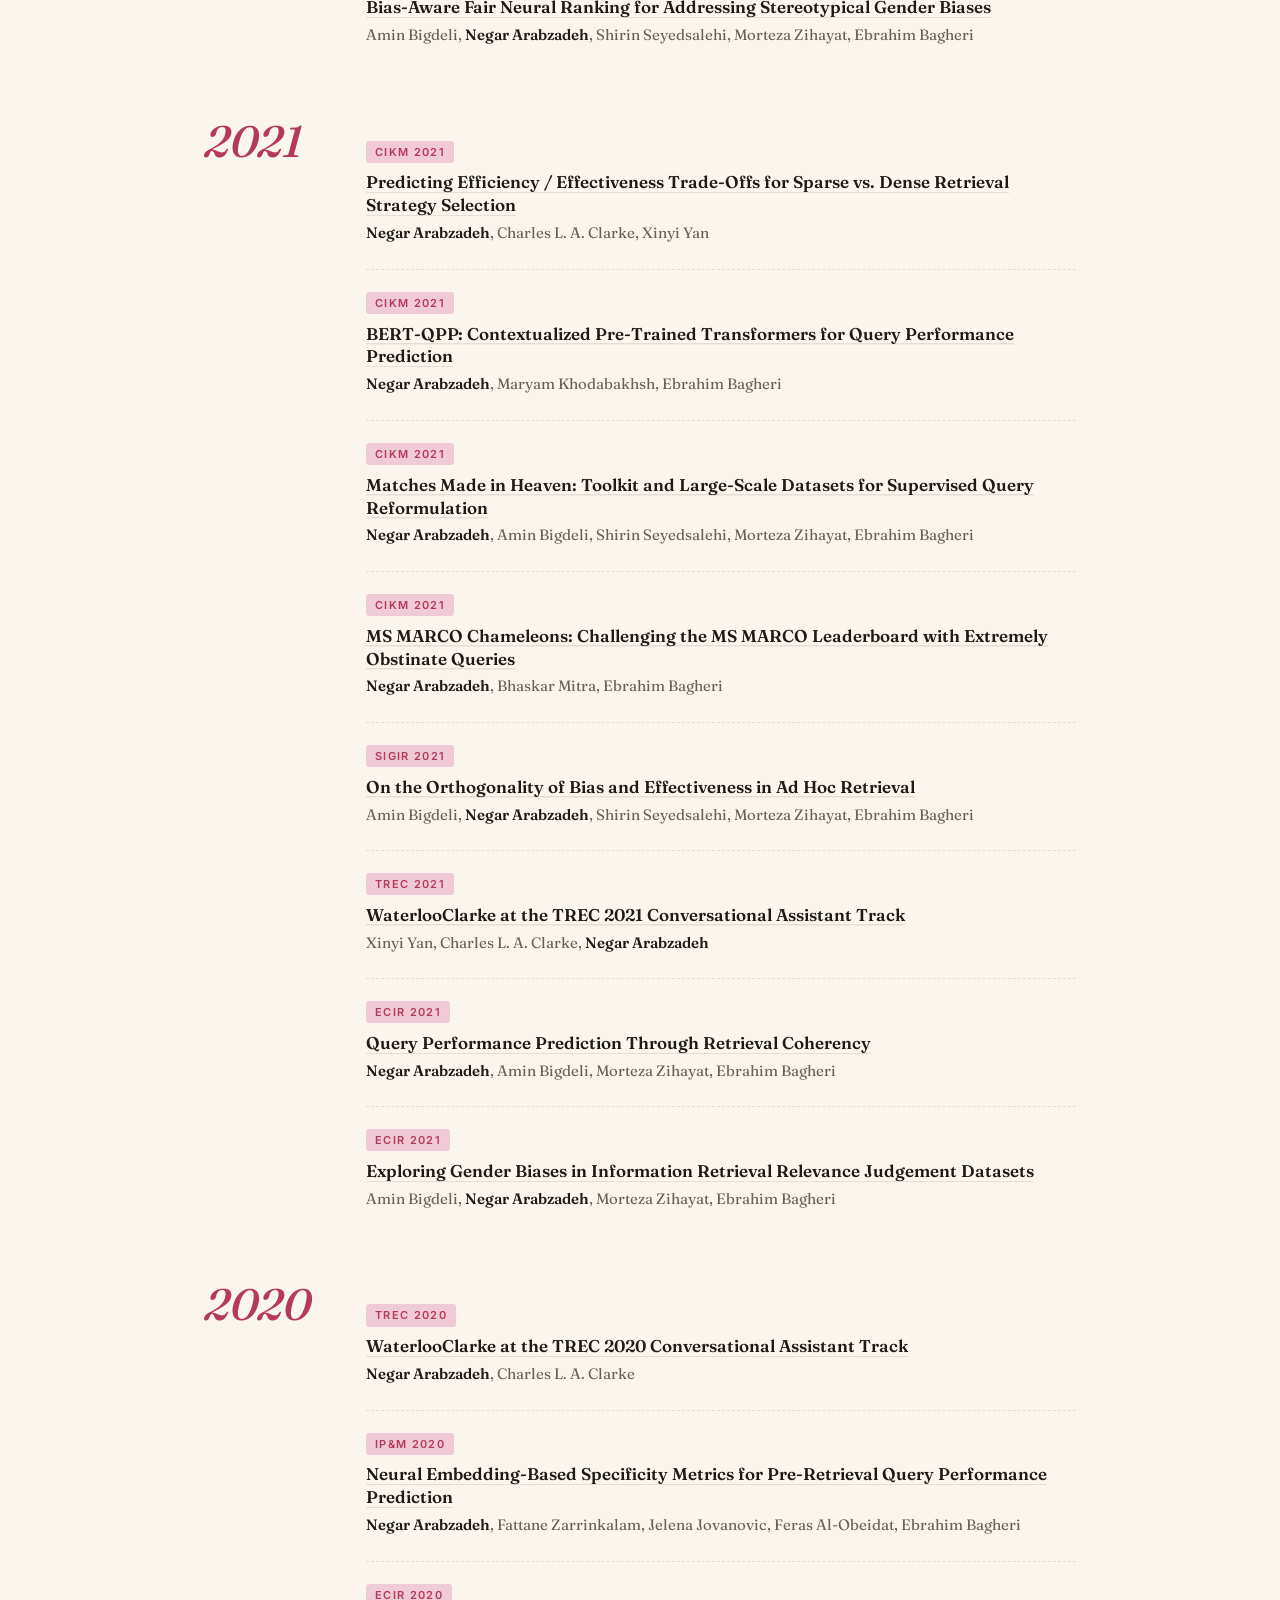
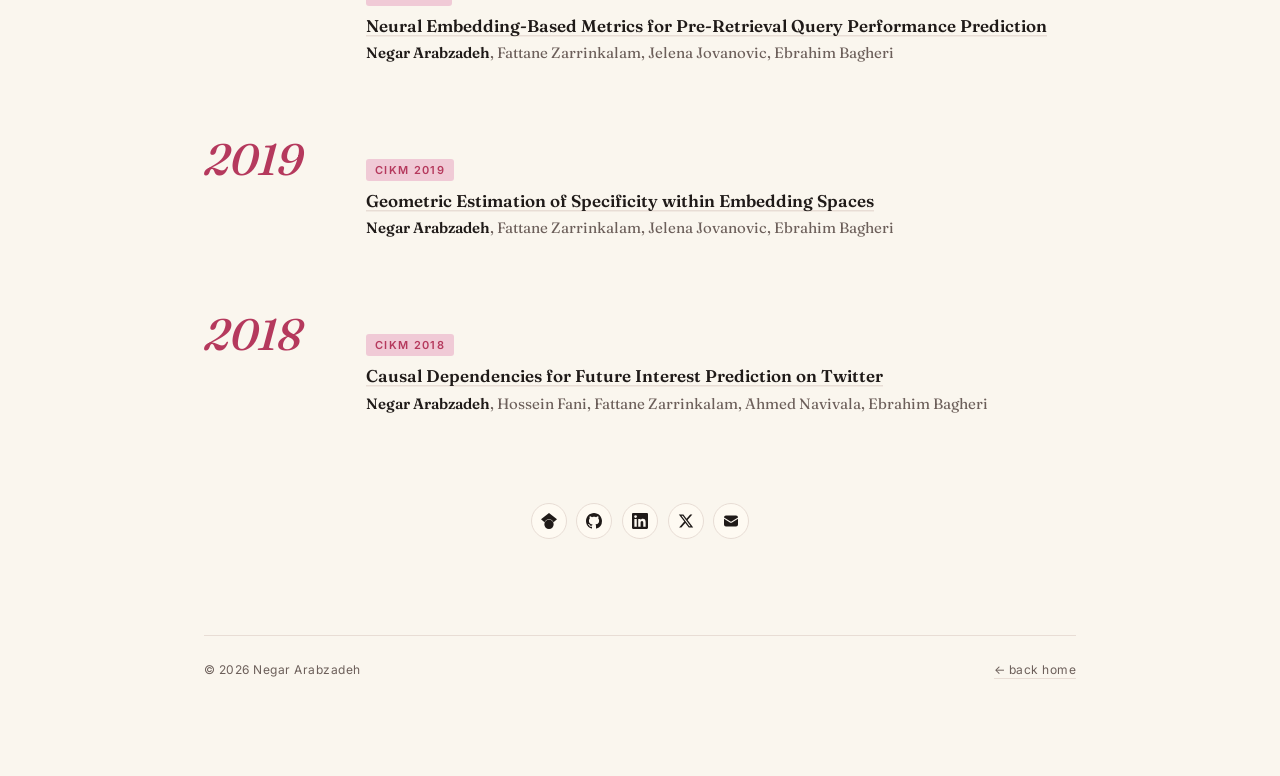
<file: publications.html>
<!doctype html>
<html lang="en">
<head>
  <meta charset="utf-8">
  <meta name="viewport" content="width=device-width, initial-scale=1">
  <title>Publications &middot; Negar Arabzadeh</title>
  <meta name="description" content="Publications by Negar Arabzadeh — books, journals, and peer-reviewed conference papers.">

  <meta property="og:type" content="website">
  <meta property="og:site_name" content="Negar Arabzadeh">
  <meta property="og:url" content="https://negara.info/publications.html">
  <meta property="og:title" content="Publications · Negar Arabzadeh">
  <meta property="og:description" content="Publications by Negar Arabzadeh — books, journals, and peer-reviewed conference papers.">
  <meta property="og:image" content="https://negara.info/assets/og.jpg">
  <meta property="og:image:type" content="image/jpeg">
  <meta property="og:image:width" content="1200">
  <meta property="og:image:height" content="630">
  <meta property="og:image:alt" content="Negar Arabzadeh">
  <meta name="twitter:card" content="summary_large_image">
  <meta name="twitter:title" content="Publications · Negar Arabzadeh">
  <meta name="twitter:description" content="Publications by Negar Arabzadeh — books, journals, and peer-reviewed conference papers.">
  <meta name="twitter:image" content="https://negara.info/assets/og.jpg">

  <link rel="icon" href="assets/favicon.svg" type="image/svg+xml">
  <link rel="stylesheet" href="assets/styles.css">

  <link rel="preconnect" href="https://fonts.googleapis.com">
  <link rel="preconnect" href="https://fonts.gstatic.com" crossorigin>
  <link rel="stylesheet"
    href="https://fonts.googleapis.com/css2?family=Fraunces:ital,opsz,wght@0,9..144,400;0,9..144,500;0,9..144,600;0,9..144,700;1,9..144,400;1,9..144,500&family=Inter:wght@400;500;600&display=swap">
</head>
<body>
  <main class="page page--wide">

    <nav class="topnav">
      <a href="index.html" class="brand">Negar Arabzadeh</a>
      <ul>
        <li><a href="news.html">News</a></li>
        <li><a href="publications.html">Publications</a></li>
        <li><a href="research-experience.html">Research</a></li>
        <li><a href="service.html">Services</a></li>
        <li><a href="talks.html">Talks</a></li>
        <li><a href="about.html">About</a></li>
      </ul>
    </nav>

    <div class="page-banner" aria-hidden="true">
      <svg viewBox="0 0 1200 220" preserveAspectRatio="xMidYMid slice" xmlns="http://www.w3.org/2000/svg">
        <rect width="1200" height="220" fill="#faf6ee"/>

        <!-- stacked papers with text lines -->
        <g transform="translate(120, 30)">
          <!-- back page, rotated -->
          <g transform="rotate(-7 100 80)">
            <rect x="0" y="0" width="180" height="160" fill="#fefaf2" stroke="#e8ddd5" stroke-width="1.2"/>
            <line x1="18" y1="32" x2="160" y2="32" stroke="#1f1a18" stroke-width="0.9" opacity="0.28"/>
            <line x1="18" y1="50" x2="150" y2="50" stroke="#1f1a18" stroke-width="0.9" opacity="0.28"/>
            <line x1="18" y1="68" x2="160" y2="68" stroke="#1f1a18" stroke-width="0.9" opacity="0.28"/>
            <line x1="18" y1="86" x2="140" y2="86" stroke="#1f1a18" stroke-width="0.9" opacity="0.28"/>
            <line x1="18" y1="104" x2="155" y2="104" stroke="#1f1a18" stroke-width="0.9" opacity="0.28"/>
          </g>
          <!-- middle page -->
          <g transform="rotate(2 110 90)">
            <rect x="22" y="8" width="180" height="160" fill="#fefaf2" stroke="#e8ddd5" stroke-width="1.2"/>
            <line x1="42" y1="40" x2="190" y2="40" stroke="#1f1a18" stroke-width="0.9" opacity="0.35"/>
            <line x1="42" y1="58" x2="180" y2="58" stroke="#1f1a18" stroke-width="0.9" opacity="0.35"/>
            <line x1="42" y1="76" x2="190" y2="76" stroke="#1f1a18" stroke-width="0.9" opacity="0.35"/>
            <line x1="42" y1="94" x2="170" y2="94" stroke="#1f1a18" stroke-width="0.9" opacity="0.35"/>
            <line x1="42" y1="112" x2="185" y2="112" stroke="#1f1a18" stroke-width="0.9" opacity="0.35"/>
          </g>
          <!-- front page, accent border, title bar -->
          <g transform="rotate(-2 130 100)">
            <rect x="44" y="18" width="180" height="160" fill="#fefaf2" stroke="#7b1e3a" stroke-width="1.8"/>
            <rect x="62" y="36" width="56" height="5" fill="#7b1e3a"/>
            <line x1="62" y1="56" x2="206" y2="56" stroke="#1f1a18" stroke-width="0.9" opacity="0.5"/>
            <line x1="62" y1="74" x2="196" y2="74" stroke="#1f1a18" stroke-width="0.9" opacity="0.5"/>
            <line x1="62" y1="92" x2="206" y2="92" stroke="#1f1a18" stroke-width="0.9" opacity="0.5"/>
            <line x1="62" y1="110" x2="186" y2="110" stroke="#1f1a18" stroke-width="0.9" opacity="0.5"/>
            <line x1="62" y1="128" x2="200" y2="128" stroke="#1f1a18" stroke-width="0.9" opacity="0.5"/>
            <line x1="62" y1="146" x2="170" y2="146" stroke="#1f1a18" stroke-width="0.9" opacity="0.5"/>
          </g>
        </g>

        <!-- centerpiece: large italic open quote -->
        <text x="640" y="160"
              font-family="Fraunces, Georgia, serif"
              font-style="italic"
              font-weight="500"
              font-size="220"
              fill="#7b1e3a"
              opacity="0.85">&#8220;</text>

        <!-- right: abstract citation lines (mustard) -->
        <g>
          <rect x="820" y="55" width="80" height="6" fill="#f4e2a8" rx="1"/>
          <rect x="820" y="75" width="120" height="6" fill="#f4e2a8" rx="1"/>
          <rect x="820" y="95" width="60" height="6" fill="#f4e2a8" rx="1"/>
          <rect x="820" y="115" width="100" height="6" fill="#f4e2a8" rx="1"/>
          <rect x="820" y="135" width="90" height="6" fill="#f4e2a8" rx="1"/>
        </g>

        <!-- accent dot grid -->
        <g fill="#7b1e3a" opacity="0.55">
          <circle cx="1010" cy="55" r="3"/>
          <circle cx="1040" cy="55" r="3"/>
          <circle cx="1070" cy="55" r="3"/>
          <circle cx="1100" cy="55" r="3"/>
          <circle cx="1130" cy="55" r="3"/>
          <circle cx="1010" cy="85" r="3"/>
          <circle cx="1040" cy="85" r="3"/>
          <circle cx="1070" cy="85" r="3"/>
          <circle cx="1100" cy="85" r="3"/>
          <circle cx="1130" cy="85" r="3"/>
          <circle cx="1010" cy="115" r="3"/>
          <circle cx="1040" cy="115" r="3"/>
          <circle cx="1070" cy="115" r="3"/>
          <circle cx="1100" cy="115" r="3"/>
          <circle cx="1130" cy="115" r="3"/>
          <circle cx="1010" cy="145" r="3"/>
          <circle cx="1040" cy="145" r="3"/>
          <circle cx="1070" cy="145" r="3"/>
          <circle cx="1100" cy="145" r="3"/>
          <circle cx="1130" cy="145" r="3"/>
        </g>

        <!-- small italic year range, bottom right -->
        <text x="1010" y="190"
              font-family="Fraunces, Georgia, serif"
              font-style="italic"
              font-size="14"
              fill="#6e6a63">2018 &#8212; 2026</text>
      </svg>
    </div>

    <header style="margin-bottom: 2rem;">
      <p class="subtitle" style="margin-bottom: 0.6rem;">books, journals, conference papers</p>
      <h1 style="font-size: clamp(40px, 6vw, 56px); margin-bottom: 1rem;">
        Publi<span class="accent">cations</span>.
      </h1>
    </header>

    <div class="pub-search-wrap">
      <input type="search" id="pub-search" class="pub-search"
             placeholder="Search by title&hellip;"
             autocomplete="off" spellcheck="false">
      <span class="pub-search-status" id="pub-search-status" aria-live="polite"></span>
    </div>

    <!-- ======================== BOOKS ======================== -->
    <section class="pub-year">
      <h2 class="year">Books</h2>
      <ol class="pub-list">
        <li class="pub-item">
          <span class="pub-venue">Foundations and Trends in IR &middot; 2025</span>
          <p class="pub-title">
            <a href="https://www.nowpublishers.com/article/Details/INR-103">Understanding and Mitigating Gender Bias in Information Retrieval Systems</a>
          </p>
          <p class="pub-authors">
            Shirin Seyedsalehi, Amin Bigdeli, <strong>Negar Arabzadeh</strong>, Bahaa AlMousavi, Zachary Marshall, Morteza Zihayat, Ebrahim Bagheri
          </p>
          <p class="pub-meta"><span class="venue">Invited by the editors of <em>Foundations and Trends&reg; in Information Retrieval</em></span></p>
        </li>
        <li class="pub-item">
          <span class="pub-venue">Springer &middot; 2024</span>
          <p class="pub-title">
            <a href="https://link.springer.com/book/10.1007/978-3-031-73147-1">Information Access in the Era of Generative AI</a>
            &middot; contributed chapter: <em>Generative Information Retrieval Evaluation</em>
          </p>
          <p class="pub-authors">
            Marwah Alaofi, <strong>Negar Arabzadeh</strong>, Charles L.&nbsp;A. Clarke, Mark Sanderson
          </p>
          <p class="pub-meta"><span class="venue">Edited by Ryen White and Chirag Shah</span></p>
        </li>
      </ol>
    </section>

    <!-- ======================== 2026 ======================== -->
    <section class="pub-year">
      <h2 class="year">2026</h2>
      <ol class="pub-list">
        <li class="pub-item">
          <span class="pub-venue is-best">ECIR 2026 &middot; Best Paper Award</span>
          <p class="pub-title">
            <a href="https://arxiv.org/abs/2604.01417">ReFormeR: Learning and Applying Explicit Query Reformulation Patterns</a>
          </p>
          <p class="pub-authors">
            Amin Bigdeli, Mert Incesu, <strong>Negar Arabzadeh</strong>, Charles L.&nbsp;A. Clarke, Ebrahim Bagheri
          </p>
        </li>
        <li class="pub-item">
          <span class="pub-venue is-best">WSDM 2026 &middot; Best Industry Paper Award</span>
          <p class="pub-title">
            <a href="https://dl.acm.org/doi/pdf/10.1145/3773966.3784970">Can LLMs Uphold Research Integrity? Evaluating the Role of LLMs in Peer Review Quality</a>
          </p>
          <p class="pub-authors">
            <strong>Negar Arabzadeh</strong>, Sajad Ebrahimi, Soroush Sadeghian, Seyed Mohammad Hosseini, Alireza Daqiq, Hai Son Le, Mahdi Bashari, Ebrahim Bagheri
          </p>
        </li>
        <li class="pub-item">
          <span class="pub-venue">EMNLP 2026</span>
          <p class="pub-title">
            <a href="https://arxiv.org/abs/2605.03344">RAG over Thinking Traces Can Improve Reasoning Tasks</a>
          </p>
          <p class="pub-authors">
            <strong>Negar Arabzadeh</strong>, Wenjie Ma, Sewon Min, Matei Zaharia
          </p>
        </li>
        <li class="pub-item">
          <span class="pub-venue">EACL 2027</span>
          <p class="pub-title">
            Multi-Agent Transactive Memory
          </p>
          <p class="pub-authors">
            To Eun Kim, Xuhong He, Dishank Jain, Ambuj Agrawal, <strong>Negar Arabzadeh</strong>, Fernando Diaz
          </p>
        </li>
        <li class="pub-item">
          <span class="pub-venue">EACL 2027</span>
          <p class="pub-title">
            The Same Song Sung Differently: Query Reformulation Sensitivity Across Retrieval and Generation
          </p>
          <p class="pub-authors">
            Rahul Seetharaman, <strong>Negar Arabzadeh</strong>, Quang Huy Lai, Hai Son Le, Ebrahim Bagheri
          </p>
        </li>
        <li class="pub-item">
          <span class="pub-venue">EACL 2027</span>
          <p class="pub-title">
            ADORE: Iterative Query Reformulation with Retrieval-Grounded Relevance Feedback
          </p>
          <p class="pub-authors">
            Amin Bigdeli, <strong>Negar Arabzadeh</strong>, Radin Hamidi Rad, Sajad Ebrahimi, Charles L.&nbsp;A. Clarke, Ebrahim Bagheri
          </p>
        </li>
        <li class="pub-item">
          <span class="pub-venue">EMNLP 2026</span>
          <p class="pub-title">
            <a href="https://aclanthology.org/2026.emnlp-industry.169/">Peerify: Benchmarking Peer-Review Claim Verification</a>
          </p>
          <p class="pub-authors">
            Alireza Daghighfarsoodeh, Sajad Ebrahimi, Ali Ghorbanpour, Soroush Sadeghian, Radin Cheraghi, <strong>Negar Arabzadeh</strong>, Ebrahim Bagheri
          </p>
        </li>
        <li class="pub-item">
          <span class="pub-venue">COLM 2026</span>
          <p class="pub-title">
            <a href="https://arxiv.org/abs/2508.20033">DeepScholar-Bench: A Live Benchmark and Automated Evaluation for Generative Research Synthesis</a>
          </p>
          <p class="pub-authors">
            Liana Patel, <strong>Negar Arabzadeh</strong>, Harshit Gupta, Ankita Sundar, Ion Stoica, Matei Zaharia, Carlos Guestrin
          </p>
        </li>
        <li class="pub-item">
          <span class="pub-venue is-best">ICML 2026 &middot; Oral &amp; Spotlight</span>
          <p class="pub-title">
            <a href="https://arxiv.org/abs/2512.04123">MAP: Measuring Agents in Production</a>
          </p>
          <p class="pub-authors">
            Melissa Z.&nbsp;Pan, <strong>Negar Arabzadeh</strong>, Riccardo Cogo, Yuxuan Zhu, Alexander Xiong, Lakshya A.&nbsp;Agrawal, Huanzhi Mao, Emma Shen, Sid Pallerla, Liana Patel, Shu Liu, Tianneng Shi, Xiaoyuan Liu, Jared Quincy Davis, Emmanuele Lacavalla, Alessandro Basile, Shuyi Yang, Paul Castro, Daniel Kang, Koushik Sen, Dawn Song, Joseph E.&nbsp;Gonzalez, Ion Stoica, Matei Zaharia, Marquita Ellis
          </p>
        </li>
        <li class="pub-item">
          <span class="pub-venue">SIGIR 2026</span>
          <p class="pub-title">
            <a href="https://arxiv.org/pdf/2604.22661">Can QPP Choose the Right Query Variant? Evaluating Query Variant Selection for RAG Pipelines</a>
          </p>
          <p class="pub-authors">
            <strong>Negar Arabzadeh</strong>, Andrew Drozdov, Michael Bendersky, Matei Zaharia
          </p>
        </li>
        <li class="pub-item">
          <span class="pub-venue">SIGIR 2026</span>
          <p class="pub-title">
            Failing Forward: Understanding Query Failure in Retrieval, Judgment, and Generation
          </p>
          <p class="pub-authors">
            Seyed Mohammad Hosseini, <strong>Negar Arabzadeh</strong>, Mohammad Hossein Saliminabi, Morteza Zihayat, Dimitrios Androutsos, Ebrahim Bagheri
          </p>
        </li>
        <li class="pub-item">
          <span class="pub-venue">SIGIR 2026</span>
          <p class="pub-title">
            From Doxa to Logos in Scientific Peer Review
          </p>
          <p class="pub-authors">
            <strong>Negar Arabzadeh</strong>, Sajad Ebrahimi, Alireza Daqiq, Soroush Sadeghian, Seyed Mohammad Hosseini, Hai Son Le, Mahdi Bashari, Ebrahim Bagheri
          </p>
        </li>
        <li class="pub-item">
          <span class="pub-venue">SIGIR 2026</span>
          <p class="pub-title">
            <a href="https://arxiv.org/abs/2604.27421">A Reproducibility Study of LLM-Based Query Reformulation</a>
          </p>
          <p class="pub-authors">
            Amin Bigdeli, Radin Hamidi Rad, Hai Son Le, Mert Incesu, <strong>Negar Arabzadeh</strong>, Charles L.&nbsp;A. Clarke, Ebrahim Bagheri
          </p>
        </li>
        <li class="pub-item">
          <span class="pub-venue">SIGIR 2026</span>
          <p class="pub-title">
            <a href="https://arxiv.org/abs/2604.17667">Peerispect: Claim Verification in Scientific Peer Reviews</a>
          </p>
          <p class="pub-authors">
            Ali Ghorbanpour, Soroush Sadeghian, Amir Daghighfarsoodeh, Sajad Ebrahimi, <strong>Negar Arabzadeh</strong>, Seyed Mohammad Hosseini, Ebrahim Bagheri
          </p>
        </li>
        <li class="pub-item">
          <span class="pub-venue">SIGIR 2026</span>
          <p class="pub-title">
            <a href="https://arxiv.org/abs/2604.14513">PeerPrism: Peer Evaluation Expertise vs Review-writing AI</a>
          </p>
          <p class="pub-authors">
            Soroush Sadeghian, Alireza Daqiq, Roya Cheraghi, Sajad Ebrahimi, <strong>Negar Arabzadeh</strong>, Ebrahim Bagheri
          </p>
        </li>
        <li class="pub-item">
          <span class="pub-venue">ECIR 2026</span>
          <p class="pub-title">
            <a href="https://link.springer.com/chapter/10.1007/978-3-032-21300-6_46">Structure-Aware Pre-retrieval Performance Prediction on Query Affinity Graphs</a>
          </p>
          <p class="pub-authors">
            Abbas Saleminezhad, <strong>Negar Arabzadeh</strong>, Seyed Mohammad Hosseini, Soosan Beheshti, Ebrahim Bagheri
          </p>
        </li>
        <li class="pub-item">
          <span class="pub-venue">WWW 2026</span>
          <p class="pub-title">
            <a href="https://arxiv.org/pdf/2511.15996">QueryGym: A Toolkit for Reproducible LLM-Based Query Reformulation</a>
          </p>
          <p class="pub-authors">
            Amin Bigdeli, Radin Hamidi Rad, Mert Incesu, <strong>Negar Arabzadeh</strong>, Charles L.&nbsp;A. Clarke, Ebrahim Bagheri
          </p>
        </li>
        <li class="pub-item">
          <span class="pub-venue">WWW 2026</span>
          <p class="pub-title">
            <a href="https://ls3.rnet.torontomu.ca/wp-content/uploads/2026/01/peeriscope.pdf">PeeriScope: A Multi-Faceted Framework for Evaluating Peer Review Quality</a>
          </p>
          <p class="pub-authors">
            Sajad Ebrahimi, Soroush Sadeghian, Ali Ghorbanpour, <strong>Negar Arabzadeh</strong>, Sara Salamat, Seyed Mohammad Hosseini, Hai Son Le, Mahdi Bashari, Ebrahim Bagheri
          </p>
        </li>
        <li class="pub-item">
          <span class="pub-venue">CIKM 2026</span>
          <p class="pub-title">
            Seek: Self-Evaluative Exploration for Knowledge Retrieval
          </p>
          <p class="pub-authors">
            Amin Bigdeli, Radin Hamidi Rad, <strong>Negar Arabzadeh</strong>, Sajad Ebrahimi, Hai Son Le, Charles L.&nbsp;A. Clarke, Ebrahim Bagheri
          </p>
        </li>
        <li class="pub-item">
          <span class="pub-venue">CIKM 2026</span>
          <p class="pub-title">
            Judging a Review by its Cover: A Reliability Analysis of LLM-based Peer Review Evaluation Metrics
          </p>
          <p class="pub-authors">
            Shakiba Amirshahi, Sajad Ebrahimi, Hai Son Le, <strong>Negar Arabzadeh</strong>, Ebrahim Bagheri
          </p>
        </li>
        <li class="pub-item">
          <span class="pub-venue">CIKM 2026</span>
          <p class="pub-title">
            Reasoning About Query Difficulty to Predict Retrieval Effectiveness
          </p>
          <p class="pub-authors">
            Seyed Mohammad Hosseini, <strong>Negar Arabzadeh</strong>, Morteza Zihayat, Ebrahim Bagheri
          </p>
        </li>
        <li class="pub-item">
          <span class="pub-venue">CIKM 2026</span>
          <p class="pub-title">
            Reasoning-Aware Utility Estimation for Retrieval-Augmented Generation
          </p>
          <p class="pub-authors">
            Abbas Saleminezhad, Sajad Ebrahimi, <strong>Negar Arabzadeh</strong>, Ebrahim Bagheri
          </p>
        </li>
        <li class="pub-item">
          <span class="pub-venue">CIKM 2026</span>
          <p class="pub-title">
            Route Me If You Can: A Benchmark for Query Reformulation Selection
          </p>
          <p class="pub-authors">
            Hai Son Le, <strong>Negar Arabzadeh</strong>, Amin Bigdeli, Radin Hamidi Rad, Sajad Ebrahimi, Charles L.&nbsp;A. Clarke, Ebrahim Bagheri
          </p>
        </li>
        <li class="pub-item">
          <span class="pub-venue">CIKM 2026</span>
          <p class="pub-title">
            Reliable Evaluation of AI Assisted Peer Review
          </p>
          <p class="pub-authors">
            <strong>Negar Arabzadeh</strong>, Sajad Ebrahimi, Shakiba Amirshahi, Seyed Mohammad Hosseini, Hai Son Le, Mahdi Bashari, Ebrahim Bagheri
          </p>
        </li>
        <li class="pub-item">
          <span class="pub-venue">CIKM 2026 &middot; Tutorial</span>
          <p class="pub-title">
            <a href="https://cikm2026.diag.uniroma1.it/accepted-tutorials/">Query Expansion Revisited: From Classical Retrieval to Agentic Search</a>
          </p>
          <p class="pub-authors">
            Amin Bigdeli, Radin Hamidi Rad, Hai Son Le, Yibin Lei, Andrew Yates, <strong>Negar Arabzadeh</strong>, Charles L.&nbsp;A. Clarke, Ebrahim Bagheri
          </p>
        </li>
        <li class="pub-item">
          <span class="pub-venue">TIST 2026</span>
          <p class="pub-title">
            <a href="https://dl.acm.org/doi/pdf/10.1145/3779428">Learning Context-aware Term Importance for Query Performance Prediction</a>
          </p>
          <p class="pub-authors">
            Abbas Saleminezhad, <strong>Negar Arabzadeh</strong>, Soosan Beheshti, Ebrahim Bagheri
          </p>
        </li>
      </ol>
    </section>

    <!-- ======================== 2025 ======================== -->
    <section class="pub-year">
      <h2 class="year">2025</h2>
      <ol class="pub-list">
        <li class="pub-item">
          <span class="pub-venue is-best">SIGIR-AP 2025 &middot; Best Paper Runner-Up</span>
          <p class="pub-title">
            <a href="https://dl.acm.org/doi/10.1145/3767695.3769517">Adversarial Attacks against Neural Ranking Models via In-Context Learning</a>
          </p>
          <p class="pub-authors">
            Amin Bigdeli, <strong>Negar Arabzadeh</strong>, Ebrahim Bagheri, Charles L.&nbsp;A. Clarke
          </p>
        </li>
        <li class="pub-item">
          <span class="pub-venue">SIGIR 2025</span>
          <p class="pub-title">
            <a href="https://arxiv.org/abs/2504.12558">Benchmarking LLM-Based Relevance Judgment Methods</a>
          </p>
          <p class="pub-authors">
            <strong>Negar Arabzadeh</strong>, Charles L.&nbsp;A. Clarke
          </p>
        </li>
        <li class="pub-item">
          <span class="pub-venue">SIGIR 2025</span>
          <p class="pub-title">
            <a href="https://arxiv.org/abs/2504.12408">A Human-AI Comparative Analysis of Prompt Sensitivity in LLM-Based Relevance Judgment</a>
          </p>
          <p class="pub-authors">
            <strong>Negar Arabzadeh</strong>, Charles L.&nbsp;A. Clarke
          </p>
        </li>
        <li class="pub-item">
          <span class="pub-venue">SIGIR 2025</span>
          <p class="pub-title">
            <a href="https://dl.acm.org/doi/10.1145/3726302.3730264">VAP&sup3;: Variation-Aware Prompt Performance Prediction</a>
          </p>
          <p class="pub-authors">
            <strong>Negar Arabzadeh</strong>, Ebrahim Bagheri
          </p>
        </li>
        <li class="pub-item">
          <span class="pub-venue">SIGIR 2025</span>
          <p class="pub-title">
            <a href="https://arxiv.org/abs/2407.08898">IDAT: A Multi-Modal Dataset and Toolkit for Building and Evaluating Interactive Task-Solving Agents</a>
          </p>
          <p class="pub-authors">
            Shrestha Mohanty, <strong>Negar Arabzadeh</strong>, Andrea Tupini, Yuxuan Sun, Alexey Skrynnik, Artem Zholus, Marc-Alexandre C&ocirc;t&eacute;, Julia Kiseleva
          </p>
        </li>
        <li class="pub-item">
          <span class="pub-venue">CIKM 2025</span>
          <p class="pub-title">
            <a href="https://dl.acm.org/doi/10.1145/3746252.3760922">LLM-as-a-Judge in Entity Retrieval: Assessing Explicit and Implicit Relevance</a>
          </p>
          <p class="pub-authors">
            Mohammad Hossein Saliminabi, <strong>Negar Arabzadeh</strong>, Seyed Mohammad Hosseini, Dimitrios Androutsos, Morteza Zihayat, Ebrahim Bagheri
          </p>
        </li>
        <li class="pub-item">
          <span class="pub-venue">CIKM 2025</span>
          <p class="pub-title">
            <a href="https://dl.acm.org/doi/10.1145/3746252.3761436">Building Trustworthy Peer Review Quality Assessment Systems</a>
          </p>
          <p class="pub-authors">
            <strong>Negar Arabzadeh</strong>, Sajad Ebrahimi, Ali Ghorbanpour, Soroush Sadeghian, Sara Salamat, Muhan Li, Hai Son Le, Mahdi Bashari, Ebrahim Bagheri
          </p>
        </li>
        <li class="pub-item">
          <span class="pub-venue">CIKM 2025</span>
          <p class="pub-title">
            <a href="https://dl.acm.org/doi/10.1145/3746252.3761506">RottenReviews: Benchmarking Review Quality with Human and LLM-Based Judgments</a>
          </p>
          <p class="pub-authors">
            Sajad Ebrahimi, Soroush Sadeghian, Ali Ghorbanpour, <strong>Negar Arabzadeh</strong>, Sara Salamat, Muhan Li, Hai Son Le, Mahdi Bashari, Ebrahim Bagheri
          </p>
        </li>
        <li class="pub-item">
          <span class="pub-venue">TIST 2025</span>
          <p class="pub-title">
            <a href="https://dl.acm.org/doi/10.1145/3762197">Query Performance Prediction Using Neural Query Space Proximity</a>
          </p>
          <p class="pub-authors">
            Amin Bigdeli, Sajad Ebrahimi, <strong>Negar Arabzadeh</strong>, Sara Salamat, Shirin Seyedsalehi, Maryam Khodabakhsh, Fattane Zarrinkalam, Ebrahim Bagheri
          </p>
        </li>
        <li class="pub-item">
          <span class="pub-venue">Machine Learning Journal &middot; 2025</span>
          <p class="pub-title">
            <a href="https://link.springer.com/article/10.1007/s10994-024-06664-2">Gender Disentangled Representation Learning in Neural Rankers</a>
          </p>
          <p class="pub-authors">
            Shirin Seyedsalehi, Sara Salamat, <strong>Negar Arabzadeh</strong>, Sajad Ebrahimi, Morteza Zihayat, Ebrahim Bagheri
          </p>
        </li>
        <li class="pub-item">
          <span class="pub-venue">Machine Learning Journal &middot; 2025</span>
          <p class="pub-title">
            <a href="https://link.springer.com/article/10.1007/s10994-025-06752-x">A Contrastive Neural Disentanglement Approach for Query Performance Prediction</a>
          </p>
          <p class="pub-authors">
            Sara Salamat, <strong>Negar Arabzadeh</strong>, Shirin Seyedsalehi, Amin Bigdeli, Morteza Zihayat, Ebrahim Bagheri
          </p>
        </li>
        <li class="pub-item">
          <span class="pub-venue">Machine Learning Journal &middot; 2025</span>
          <p class="pub-title">
            <a href="https://link.springer.com/article/10.1007/s10994-024-06659-z">Robust Query Performance Prediction for Dense Retrievers via Adaptive Disturbance Generation</a>
          </p>
          <p class="pub-authors">
            Abbas Saleminezhad, <strong>Negar Arabzadeh</strong>, Radin Hamidi Rad, Soosan Beheshti, Ebrahim Bagheri
          </p>
        </li>
        <li class="pub-item">
          <span class="pub-venue">ECIR 2025</span>
          <p class="pub-title">
            <a href="https://link.springer.com/chapter/10.1007/978-3-031-88714-7_1">exHarmony: Authorship and Citations for Benchmarking the Reviewer Assignment Problem</a>
          </p>
          <p class="pub-authors">
            Sajad Ebrahimi, Sara Salamat, <strong>Negar Arabzadeh</strong>, Mahdi Bashari, Ebrahim Bagheri
          </p>
        </li>
        <li class="pub-item">
          <span class="pub-venue">ECIR 2025</span>
          <p class="pub-title">
            <a href="https://arxiv.org/abs/2502.06065">Benchmarking Prompt Sensitivity in Large Language Models</a>
          </p>
          <p class="pub-authors">
            Amirhosein Razavi, Mina Soltangheis, <strong>Negar Arabzadeh</strong>, Sara Salamat, Morteza Zihayat, Ebrahim Bagheri
          </p>
        </li>
      </ol>
    </section>

    <!-- ======================== 2024 ======================== -->
    <section class="pub-year">
      <h2 class="year">2024</h2>
      <ol class="pub-list">
        <li class="pub-item">
          <span class="pub-venue">EMNLP 2024</span>
          <p class="pub-title">
            <a href="https://aclanthology.org/2024.emnlp-main.1219/">Assessing and Verifying Task Utility in LLM-Powered Applications</a>
          </p>
          <p class="pub-authors">
            <strong>Negar Arabzadeh</strong>, Siqing Huo, Nikhil Mehta, Qingyun Wu, Chi Wang, Ahmed Hassan Awadallah, Charles L.&nbsp;A. Clarke, Julia Kiseleva
          </p>
        </li>
        <li class="pub-item">
          <span class="pub-venue">CIKM 2024 &middot; Industrial Talk</span>
          <p class="pub-title">
            <a href="https://dl.acm.org/doi/abs/10.1145/3627673.3679081">Reviewerly: Modeling the Reviewer Assignment Task as an Information Retrieval Problem</a>
          </p>
          <p class="pub-authors">
            <strong>Negar Arabzadeh</strong>, Sajad Ebrahimi, Sara Salamat, Mahdi Bashari, Ebrahim Bagheri
          </p>
        </li>
        <li class="pub-item">
          <span class="pub-venue">SIGIR-AP 2024</span>
          <p class="pub-title">
            <a href="https://dl.acm.org/doi/abs/10.1145/3673791.3698410">Evaluating Relative Retrieval Effectiveness with Normalized Residual Gain</a>
          </p>
          <p class="pub-authors">
            Amin Bigdeli, <strong>Negar Arabzadeh</strong>, Ebrahim Bagheri, Charles L.&nbsp;A. Clarke
          </p>
        </li>
        <li class="pub-item">
          <span class="pub-venue">SIGIR-AP 2024</span>
          <p class="pub-title">
            <a href="https://dl.acm.org/doi/abs/10.1145/3673791.3698424">Offline Evaluation of Set-Based Text-to-Image Generation</a>
          </p>
          <p class="pub-authors">
            <strong>Negar Arabzadeh</strong>, Fernando Diaz, Junfeng He
          </p>
        </li>
        <li class="pub-item">
          <span class="pub-venue">EACL 2024</span>
          <p class="pub-title">
            <a href="https://aclanthology.org/2024.eacl-long.26/">Fr&eacute;chet Distance for Offline Evaluation of Information Retrieval Systems with Sparse Labels</a>
          </p>
          <p class="pub-authors">
            <strong>Negar Arabzadeh</strong>, Charles L.&nbsp;A. Clarke
          </p>
        </li>
        <li class="pub-item">
          <span class="pub-venue is-best">ECIR 2024 &middot; Best Paper Runner-Up</span>
          <p class="pub-title">
            <a href="https://link.springer.com/chapter/10.1007/978-3-031-56066-8_4">Context-Aware Query Term Difficulty Estimation for Performance Prediction</a>
          </p>
          <p class="pub-authors">
            Abbas Saleminezhad, <strong>Negar Arabzadeh</strong>, Ebrahim Bagheri, Soosan Beheshti
          </p>
        </li>
        <li class="pub-item">
          <span class="pub-venue">ECIR 2024</span>
          <p class="pub-title">
            <a href="https://link.springer.com/chapter/10.1007/978-3-031-56060-6_18">LaQuE: Enabling Entity Search at Scale</a>
          </p>
          <p class="pub-authors">
            <strong>Negar Arabzadeh</strong>, Amin Bigdeli, Ebrahim Bagheri
          </p>
        </li>
        <li class="pub-item">
          <span class="pub-venue">ECIR 2024</span>
          <p class="pub-title">
            <a href="https://arxiv.org/abs/2401.04842">Adapting Standard Retrieval Benchmarks to Evaluate Generated Answers</a>
          </p>
          <p class="pub-authors">
            <strong>Negar Arabzadeh</strong>, Amin Bigdeli, Charles L.&nbsp;A. Clarke
          </p>
        </li>
        <li class="pub-item">
          <span class="pub-venue">ECIR 2024</span>
          <p class="pub-title">
            <a href="https://link.springer.com/chapter/10.1007/978-3-031-56066-8_6">Estimating Query Performance Through Rich Contextualized Query Representations</a>
          </p>
          <p class="pub-authors">
            Sajad Ebrahimi, <strong>Negar Arabzadeh</strong>, Fattane Zarrinkalam, Ebrahim Bagheri
          </p>
        </li>
        <li class="pub-item">
          <span class="pub-venue">SIGIR 2024</span>
          <p class="pub-title">
            <a href="https://dl.acm.org/doi/abs/10.1145/3626772.3657864">Ranked List Truncation: From Retrieval to Re-ranking</a>
          </p>
          <p class="pub-authors">
            Chuan Meng, <strong>Negar Arabzadeh</strong>, Arian Askari, Mohammad Aliannejadi, Maarten de Rijke
          </p>
        </li>
      </ol>
    </section>

    <!-- ======================== 2023 ======================== -->
    <section class="pub-year">
      <h2 class="year">2023</h2>
      <ol class="pub-list">
        <li class="pub-item">
          <span class="pub-venue">EACL 2023</span>
          <p class="pub-title">
            <a href="https://aclanthology.org/2023.findings-eacl.25">PREME: Preference-Based Meeting Exploration through an Interactive Questionnaire</a>
          </p>
          <p class="pub-authors">
            <strong>Negar Arabzadeh</strong>, Ali Ahmadvand, Julia Kiseleva, Yang Liu, Ahmed Hassan Awadallah, Ming Zhong, Milad Shokouhi
          </p>
        </li>
        <li class="pub-item">
          <span class="pub-venue">CIKM 2023</span>
          <p class="pub-title">
            <a href="https://dl.acm.org/doi/10.1145/3583780.3615270">Noisy Perturbations for Estimating Query Difficulty in Dense Retrievers</a>
          </p>
          <p class="pub-authors">
            <strong>Negar Arabzadeh</strong>, Radin Hamidi Rad, Maryam Khodabakhsh, Ebrahim Bagheri
          </p>
        </li>
        <li class="pub-item">
          <span class="pub-venue">CIKM 2023</span>
          <p class="pub-title">
            <a href="https://dl.acm.org/doi/10.1145/3583780.3615189">Neural Disentanglement of Query Difficulty and Semantics</a>
          </p>
          <p class="pub-authors">
            Sara Salamat, <strong>Negar Arabzadeh</strong>, Shirin Seyedsalehi, Amin Bigdeli, Morteza Zihayat, Ebrahim Bagheri
          </p>
        </li>
        <li class="pub-item">
          <span class="pub-venue">SIGIR 2023</span>
          <p class="pub-title">
            <a href="https://dl.acm.org/doi/abs/10.1145/3539618.3592045">Quantifying Ranker Coverage of Different Query Subspaces</a>
          </p>
          <p class="pub-authors">
            <strong>Negar Arabzadeh</strong>, Amin Bigdeli, Radin Hamidi Rad, Ebrahim Bagheri
          </p>
        </li>
        <li class="pub-item">
          <span class="pub-venue">SIGIR 2023</span>
          <p class="pub-title">
            <a href="https://arxiv.org/abs/2305.10923">Query Performance Prediction: From Ad-Hoc to Conversational Search</a>
          </p>
          <p class="pub-authors">
            Chuan Meng, <strong>Negar Arabzadeh</strong>, Mohammad Aliannejadi, Maarten de Rijke
          </p>
        </li>
        <li class="pub-item">
          <span class="pub-venue">SIGIR 2023</span>
          <p class="pub-title">
            <a href="https://dl.acm.org/doi/10.1145/3539618.3591801">A Preference Judgment Tool for Authoritative Assessment</a>
          </p>
          <p class="pub-authors">
            Mahsa Seifikar, Linh Nhi Phan Minh, <strong>Negar Arabzadeh</strong>, Mark D. Smucker, Charles L.&nbsp;A. Clarke
          </p>
        </li>
        <li class="pub-item">
          <span class="pub-venue">ICTIR 2023</span>
          <p class="pub-title">
            <a href="https://chauff.github.io/documents/publications/ICTIR2023_Arabzadeh.pdf">A is for Adele: An Offline Evaluation Metric for Instant Search</a>
          </p>
          <p class="pub-authors">
            <strong>Negar Arabzadeh</strong>, Oleksandra Kmet, Ben Carterette, Charles L.&nbsp;A. Clarke, Claudia Hauff, Praveen Chandar
          </p>
        </li>
        <li class="pub-item">
          <span class="pub-venue">SIGIR-AP 2023</span>
          <p class="pub-title">
            <a href="https://arxiv.org/pdf/2309.11392">Retrieving Supporting Evidence for LLMs-Generated Answers</a>
          </p>
          <p class="pub-authors">
            Siqing Huo, <strong>Negar Arabzadeh</strong>, Charles L.&nbsp;A. Clarke
          </p>
        </li>
        <li class="pub-item">
          <span class="pub-venue">ECIR 2023</span>
          <p class="pub-title">
            <a href="https://link.springer.com/chapter/10.1007/978-3-031-28238-6_51">Learning Query-Space Document Representations for High-Recall Retrieval</a>
          </p>
          <p class="pub-authors">
            Sara Salamat, <strong>Negar Arabzadeh</strong>, Fattane Zarrinkalam, Morteza Zihayat, Ebrahim Bagheri
          </p>
        </li>
        <li class="pub-item">
          <span class="pub-venue">ECIR 2023</span>
          <p class="pub-title">
            <a href="https://link.springer.com/chapter/10.1007/978-3-031-28238-6_24">De-Biasing Relevance Judgements for Fair Ranking</a>
          </p>
          <p class="pub-authors">
            Amin Bigdeli, <strong>Negar Arabzadeh</strong>, Shirin Seyedsalehi, Morteza Zihayat, Ebrahim Bagheri
          </p>
        </li>
        <li class="pub-item">
          <span class="pub-venue">ECIR 2023</span>
          <p class="pub-title">
            <a href="https://link.springer.com/chapter/10.1007/978-3-031-28238-6_50">Don&apos;t Raise Your Voice, Improve Your Argument: Learning to Retrieve Convincing Arguments</a>
          </p>
          <p class="pub-authors">
            Sara Salamat, <strong>Negar Arabzadeh</strong>, Fattane Zarrinkalam, Morteza Zihayat, Ebrahim Bagheri
          </p>
        </li>
        <li class="pub-item">
          <span class="pub-venue">ECIR 2023</span>
          <p class="pub-title">
            <a href="https://link.springer.com/chapter/10.1007/978-3-031-28238-6_57">Neural Ad-Hoc Retrieval Meets Open Information Extraction</a>
          </p>
          <p class="pub-authors">
            Duong Vo, Fattane Zarrinkalam, Bao Pham, <strong>Negar Arabzadeh</strong>, Sara Salamat, Ebrahim Bagheri
          </p>
        </li>
        <li class="pub-item">
          <span class="pub-venue">JBI 2023</span>
          <p class="pub-title">
            <a href="https://www.sciencedirect.com/science/article/pii/S1532046423002071">A Self-Supervised Language Model Selection Strategy for Biomedical Question Answering</a>
          </p>
          <p class="pub-authors">
            <strong>Negar Arabzadeh</strong>, Ebrahim Bagheri
          </p>
        </li>
      </ol>
    </section>

    <!-- ======================== 2022 ======================== -->
    <section class="pub-year">
      <h2 class="year">2022</h2>
      <ol class="pub-list">
        <li class="pub-item">
          <span class="pub-venue is-best">ECIR 2022 &middot; Best Paper Award</span>
          <p class="pub-title">
            <a href="https://link.springer.com/chapter/10.1007/978-3-030-99739-7_6">A Light-Weight Strategy for Restraining Gender Biases in Neural Rankers</a>
          </p>
          <p class="pub-authors">
            Shirin Seyedsalehi, Amin Bigdeli, <strong>Negar Arabzadeh</strong>, Morteza Zihayat, Ebrahim Bagheri
          </p>
        </li>
        <li class="pub-item">
          <span class="pub-venue">NeurIPS 2022</span>
          <p class="pub-title">
            <a href="https://proceedings.mlr.press/v220/kiseleva22a/kiseleva22a.pdf">Interactive Grounded Language Understanding in a Collaborative Environment: Retrospective on IGLU 2022 Competition</a>
          </p>
          <p class="pub-authors">
            Julia Kiseleva, Alexey Skrynnik, Artem Zholus, Shrestha Mohanty, <strong>Negar Arabzadeh</strong>, Marc-Alexandre C&ocirc;t&eacute;, Mohammad Aliannejadi, Milagro Teruel, Ziming Li, Mikhail Burtsev, Maartje ter Hoeve, Zoya Volovikova, Aleksandr Panov, Yuxuan Sun, Kavya Srinet, Arthur Szlam, Ahmed Awadallah, Seungeun Rho, Taehwan Kwon, Daniel Wontae Nam, Felipe Bivort Haiek, Edwin Zhang, Linar Abdrazakov, Guo Qingyam, Jason Zhang, Zhibin Guo
          </p>
        </li>
        <li class="pub-item">
          <span class="pub-venue">Information Retrieval Journal &middot; 2022</span>
          <p class="pub-title">
            <a href="https://arxiv.org/pdf/2109.00062">Shallow Pooling for Sparse Labels</a>
          </p>
          <p class="pub-authors">
            <strong>Negar Arabzadeh</strong>, Alexandra Vtyurina, Xinyi Yan, Charles L.&nbsp;A. Clarke
          </p>
        </li>
        <li class="pub-item">
          <span class="pub-venue">CIKM 2022</span>
          <p class="pub-title">
            <a href="https://arxiv.org/pdf/2208.04882">Unsupervised Question Clarity Prediction Through Retrieved Item Coherency</a>
          </p>
          <p class="pub-authors">
            <strong>Negar Arabzadeh</strong>, Mahsa Seifikar, Charles L.&nbsp;A. Clarke
          </p>
        </li>
        <li class="pub-item">
          <span class="pub-venue">CIKM 2022</span>
          <p class="pub-title">
            <a href="https://arxiv.org/pdf/2208.04887">Early Stage Sparse Retrieval with Entity Linking</a>
          </p>
          <p class="pub-authors">
            Dahlia Shehata, <strong>Negar Arabzadeh</strong>, Charles L.&nbsp;A. Clarke
          </p>
        </li>
        <li class="pub-item">
          <span class="pub-venue">SIGIR 2022</span>
          <p class="pub-title">
            <a href="https://dl.acm.org/doi/abs/10.1145/3477495.3531882">Addressing Gender-Related Performance Disparities in Neural Rankers</a>
          </p>
          <p class="pub-authors">
            Shirin Seyedsalehi, <strong>Negar Arabzadeh</strong>, Amin Bigdeli, Morteza Zihayat, Ebrahim Bagheri
          </p>
        </li>
        <li class="pub-item">
          <span class="pub-venue">EDBT 2022</span>
          <p class="pub-title">
            <a href="https://openproceedings.org/2022/conf/edbt/paper-134.pdf">Bias-Aware Fair Neural Ranking for Addressing Stereotypical Gender Biases</a>
          </p>
          <p class="pub-authors">
            Amin Bigdeli, <strong>Negar Arabzadeh</strong>, Shirin Seyedsalehi, Morteza Zihayat, Ebrahim Bagheri
          </p>
        </li>
      </ol>
    </section>

    <!-- ======================== 2021 ======================== -->
    <section class="pub-year">
      <h2 class="year">2021</h2>
      <ol class="pub-list">
        <li class="pub-item">
          <span class="pub-venue">CIKM 2021</span>
          <p class="pub-title">
            <a href="https://arxiv.org/abs/2109.10739">Predicting Efficiency / Effectiveness Trade-Offs for Sparse vs.&nbsp;Dense Retrieval Strategy Selection</a>
          </p>
          <p class="pub-authors">
            <strong>Negar Arabzadeh</strong>, Charles L.&nbsp;A. Clarke, Xinyi Yan
          </p>
        </li>
        <li class="pub-item">
          <span class="pub-venue">CIKM 2021</span>
          <p class="pub-title">
            <a href="https://dl.acm.org/doi/abs/10.1145/3459637.3482063">BERT-QPP: Contextualized Pre-Trained Transformers for Query Performance Prediction</a>
          </p>
          <p class="pub-authors">
            <strong>Negar Arabzadeh</strong>, Maryam Khodabakhsh, Ebrahim Bagheri
          </p>
        </li>
        <li class="pub-item">
          <span class="pub-venue">CIKM 2021</span>
          <p class="pub-title">
            <a href="https://dl.acm.org/doi/10.1145/3459637.3482009">Matches Made in Heaven: Toolkit and Large-Scale Datasets for Supervised Query Reformulation</a>
          </p>
          <p class="pub-authors">
            <strong>Negar Arabzadeh</strong>, Amin Bigdeli, Shirin Seyedsalehi, Morteza Zihayat, Ebrahim Bagheri
          </p>
        </li>
        <li class="pub-item">
          <span class="pub-venue">CIKM 2021</span>
          <p class="pub-title">
            <a href="https://www.microsoft.com/en-us/research/publication/ms-marco-chameleons-challenging-the-ms-marco-leaderboard-with-extremely-obstinate-queries/">MS&nbsp;MARCO Chameleons: Challenging the MS&nbsp;MARCO Leaderboard with Extremely Obstinate Queries</a>
          </p>
          <p class="pub-authors">
            <strong>Negar Arabzadeh</strong>, Bhaskar Mitra, Ebrahim Bagheri
          </p>
        </li>
        <li class="pub-item">
          <span class="pub-venue">SIGIR 2021</span>
          <p class="pub-title">
            <a href="https://dl.acm.org/doi/abs/10.1145/3404835.3463110">On the Orthogonality of Bias and Effectiveness in Ad Hoc Retrieval</a>
          </p>
          <p class="pub-authors">
            Amin Bigdeli, <strong>Negar Arabzadeh</strong>, Shirin Seyedsalehi, Morteza Zihayat, Ebrahim Bagheri
          </p>
        </li>
        <li class="pub-item">
          <span class="pub-venue">TREC 2021</span>
          <p class="pub-title">
            <a href="https://trec.nist.gov/pubs/trec30/papers/WaterlooClarke-CAsT.pdf">WaterlooClarke at the TREC 2021 Conversational Assistant Track</a>
          </p>
          <p class="pub-authors">
            Xinyi Yan, Charles L.&nbsp;A. Clarke, <strong>Negar Arabzadeh</strong>
          </p>
        </li>
        <li class="pub-item">
          <span class="pub-venue">ECIR 2021</span>
          <p class="pub-title">
            <a href="https://www.springerprofessional.de/en/query-performance-prediction-through-retrieval-coherency/19017494">Query Performance Prediction Through Retrieval Coherency</a>
          </p>
          <p class="pub-authors">
            <strong>Negar Arabzadeh</strong>, Amin Bigdeli, Morteza Zihayat, Ebrahim Bagheri
          </p>
        </li>
        <li class="pub-item">
          <span class="pub-venue">ECIR 2021</span>
          <p class="pub-title">
            <a href="https://www.springerprofessional.de/en/exploring-gender-biases-in-information-retrieval-relevance-judge/19017500">Exploring Gender Biases in Information Retrieval Relevance Judgement Datasets</a>
          </p>
          <p class="pub-authors">
            Amin Bigdeli, <strong>Negar Arabzadeh</strong>, Morteza Zihayat, Ebrahim Bagheri
          </p>
        </li>
      </ol>
    </section>

    <!-- ======================== 2020 ======================== -->
    <section class="pub-year">
      <h2 class="year">2020</h2>
      <ol class="pub-list">
        <li class="pub-item">
          <span class="pub-venue">TREC 2020</span>
          <p class="pub-title">
            <a href="https://trec.nist.gov/pubs/trec29/papers/WaterlooClarke.C.pdf">WaterlooClarke at the TREC 2020 Conversational Assistant Track</a>
          </p>
          <p class="pub-authors">
            <strong>Negar Arabzadeh</strong>, Charles L.&nbsp;A. Clarke
          </p>
        </li>
        <li class="pub-item">
          <span class="pub-venue">IP&amp;M 2020</span>
          <p class="pub-title">
            <a href="https://www.sciencedirect.com/science/article/abs/pii/S030645731931266X">Neural Embedding-Based Specificity Metrics for Pre-Retrieval Query Performance Prediction</a>
          </p>
          <p class="pub-authors">
            <strong>Negar Arabzadeh</strong>, Fattane Zarrinkalam, Jelena Jovanovic, Feras Al-Obeidat, Ebrahim Bagheri
          </p>
        </li>
        <li class="pub-item">
          <span class="pub-venue">ECIR 2020</span>
          <p class="pub-title">
            <a href="https://link.springer.com/chapter/10.1007/978-3-030-45442-5_10">Neural Embedding-Based Metrics for Pre-Retrieval Query Performance Prediction</a>
          </p>
          <p class="pub-authors">
            <strong>Negar Arabzadeh</strong>, Fattane Zarrinkalam, Jelena Jovanovic, Ebrahim Bagheri
          </p>
        </li>
      </ol>
    </section>

    <!-- ======================== 2019 ======================== -->
    <section class="pub-year">
      <h2 class="year">2019</h2>
      <ol class="pub-list">
        <li class="pub-item">
          <span class="pub-venue">CIKM 2019</span>
          <p class="pub-title">
            <a href="https://dl.acm.org/citation.cfm?id=3358152">Geometric Estimation of Specificity within Embedding Spaces</a>
          </p>
          <p class="pub-authors">
            <strong>Negar Arabzadeh</strong>, Fattane Zarrinkalam, Jelena Jovanovic, Ebrahim Bagheri
          </p>
        </li>
      </ol>
    </section>

    <!-- ======================== 2018 ======================== -->
    <section class="pub-year">
      <h2 class="year">2018</h2>
      <ol class="pub-list">
        <li class="pub-item">
          <span class="pub-venue">CIKM 2018</span>
          <p class="pub-title">
            <a href="https://doi.org/10.1145/3269206.3269312">Causal Dependencies for Future Interest Prediction on Twitter</a>
          </p>
          <p class="pub-authors">
            <strong>Negar Arabzadeh</strong>, Hossein Fani, Fattane Zarrinkalam, Ahmed Navivala, Ebrahim Bagheri
          </p>
        </li>
      </ol>
    </section>

        <ul class="socials" style="justify-content: center; margin-top: 4rem;" aria-label="social links">
      <li><a href="https://scholar.google.co.in/citations?user=R_1o4RIAAAAJ&hl=en" aria-label="Google Scholar" title="Google Scholar">
        <svg viewBox="0 0 24 24" aria-hidden="true"><path d="M5.242 13.769L0 9.5 12 0l12 9.5-5.242 4.269C17.548 11.249 14.978 9.5 12 9.5c-2.977 0-5.548 1.748-6.758 4.269zM12 10a7 7 0 1 0 0 14 7 7 0 0 0 0-14z"/></svg>
      </a></li>
      <li><a href="https://github.com/Narabzad" aria-label="GitHub" title="GitHub">
        <svg viewBox="0 0 24 24" aria-hidden="true"><path d="M12 0C5.37 0 0 5.37 0 12c0 5.31 3.435 9.795 8.205 11.385.6.105.825-.255.825-.57 0-.285-.015-1.23-.015-2.235-3.015.555-3.795-.735-4.035-1.41-.135-.345-.72-1.41-1.23-1.695-.42-.225-1.02-.78-.015-.795.945-.015 1.62.87 1.845 1.23 1.08 1.815 2.805 1.305 3.495.99.105-.78.42-1.305.765-1.605-2.67-.3-5.46-1.335-5.46-5.925 0-1.305.465-2.385 1.23-3.225-.12-.3-.54-1.53.12-3.18 0 0 1.005-.315 3.3 1.23.96-.27 1.98-.405 3-.405s2.04.135 3 .405c2.295-1.56 3.3-1.23 3.3-1.23.66 1.65.24 2.88.12 3.18.765.84 1.23 1.905 1.23 3.225 0 4.605-2.805 5.625-5.475 5.925.435.375.81 1.095.81 2.22 0 1.605-.015 2.895-.015 3.3 0 .315.225.69.825.57A12.02 12.02 0 0024 12c0-6.63-5.37-12-12-12z"/></svg>
      </a></li>
      <li><a href="https://www.linkedin.com/in/n-arabzadeh/" aria-label="LinkedIn" title="LinkedIn">
        <svg viewBox="0 0 24 24" aria-hidden="true"><path d="M20.447 20.452h-3.554v-5.569c0-1.328-.027-3.037-1.852-3.037-1.853 0-2.136 1.445-2.136 2.939v5.667H9.351V9h3.414v1.561h.046c.477-.9 1.637-1.85 3.37-1.85 3.601 0 4.267 2.37 4.267 5.455v6.286zM5.337 7.433a2.062 2.062 0 1 1 0-4.124 2.062 2.062 0 0 1 0 4.124zM7.119 20.452H3.555V9h3.564v11.452zM22.225 0H1.771C.792 0 0 .774 0 1.729v20.542C0 23.227.792 24 1.771 24h20.451C23.2 24 24 23.227 24 22.271V1.729C24 .774 23.2 0 22.222 0h.003z"/></svg>
      </a></li>
      <li><a href="https://x.com/negarempr" aria-label="X (Twitter)" title="X / Twitter">
        <svg viewBox="0 0 24 24" aria-hidden="true"><path d="M18.244 2.25h3.308l-7.227 8.26 8.502 11.24H16.17l-5.214-6.817L4.99 21.75H1.68l7.73-8.835L1.254 2.25H8.08l4.713 6.231zm-1.161 17.52h1.833L7.084 4.126H5.117z"/></svg>
      </a></li>
      <li><a href="mailto:negara@berkeley.edu" aria-label="Email" title="Email">
        <svg viewBox="0 0 24 24" aria-hidden="true"><path d="M1.5 8.67v8.58a3 3 0 0 0 3 3h15a3 3 0 0 0 3-3V8.67l-8.928 5.493a3 3 0 0 1-3.144 0L1.5 8.67ZM22.5 6.908V6.75a3 3 0 0 0-3-3h-15a3 3 0 0 0-3 3v.158l9.714 5.978a1.5 1.5 0 0 0 1.572 0L22.5 6.908Z"/></svg>
      </a></li>
    </ul>

    <footer class="foot">
      <span>&copy; 2026 Negar Arabzadeh</span>
      <span><a href="index.html">&larr; back home</a></span>
    </footer>

  </main>

  <script>
    (function () {
      const input = document.getElementById('pub-search');
      const status = document.getElementById('pub-search-status');
      if (!input) return;
      const items = Array.from(document.querySelectorAll('.pub-item'));
      const years = Array.from(document.querySelectorAll('.pub-year'));
      const totalCount = items.length;

      // Cache lowercased title text per item for faster filtering.
      items.forEach(it => {
        const title = it.querySelector('.pub-title');
        it.dataset.search = (title ? title.textContent : '').toLowerCase();
      });

      function apply() {
        const q = input.value.trim().toLowerCase();
        let visible = 0;
        items.forEach(it => {
          const match = !q || it.dataset.search.includes(q);
          it.hidden = !match;
          if (match) visible++;
        });
        years.forEach(y => {
          const anyVisible = y.querySelector('.pub-item:not([hidden])');
          y.hidden = !anyVisible;
        });
        if (!q) {
          status.textContent = '';
        } else if (visible === 0) {
          status.textContent = 'No matches.';
        } else {
          status.textContent = visible + ' of ' + totalCount + ' shown';
        }
      }

      input.addEventListener('input', apply);
    })();
  </script>
</body>
</html>
</file>
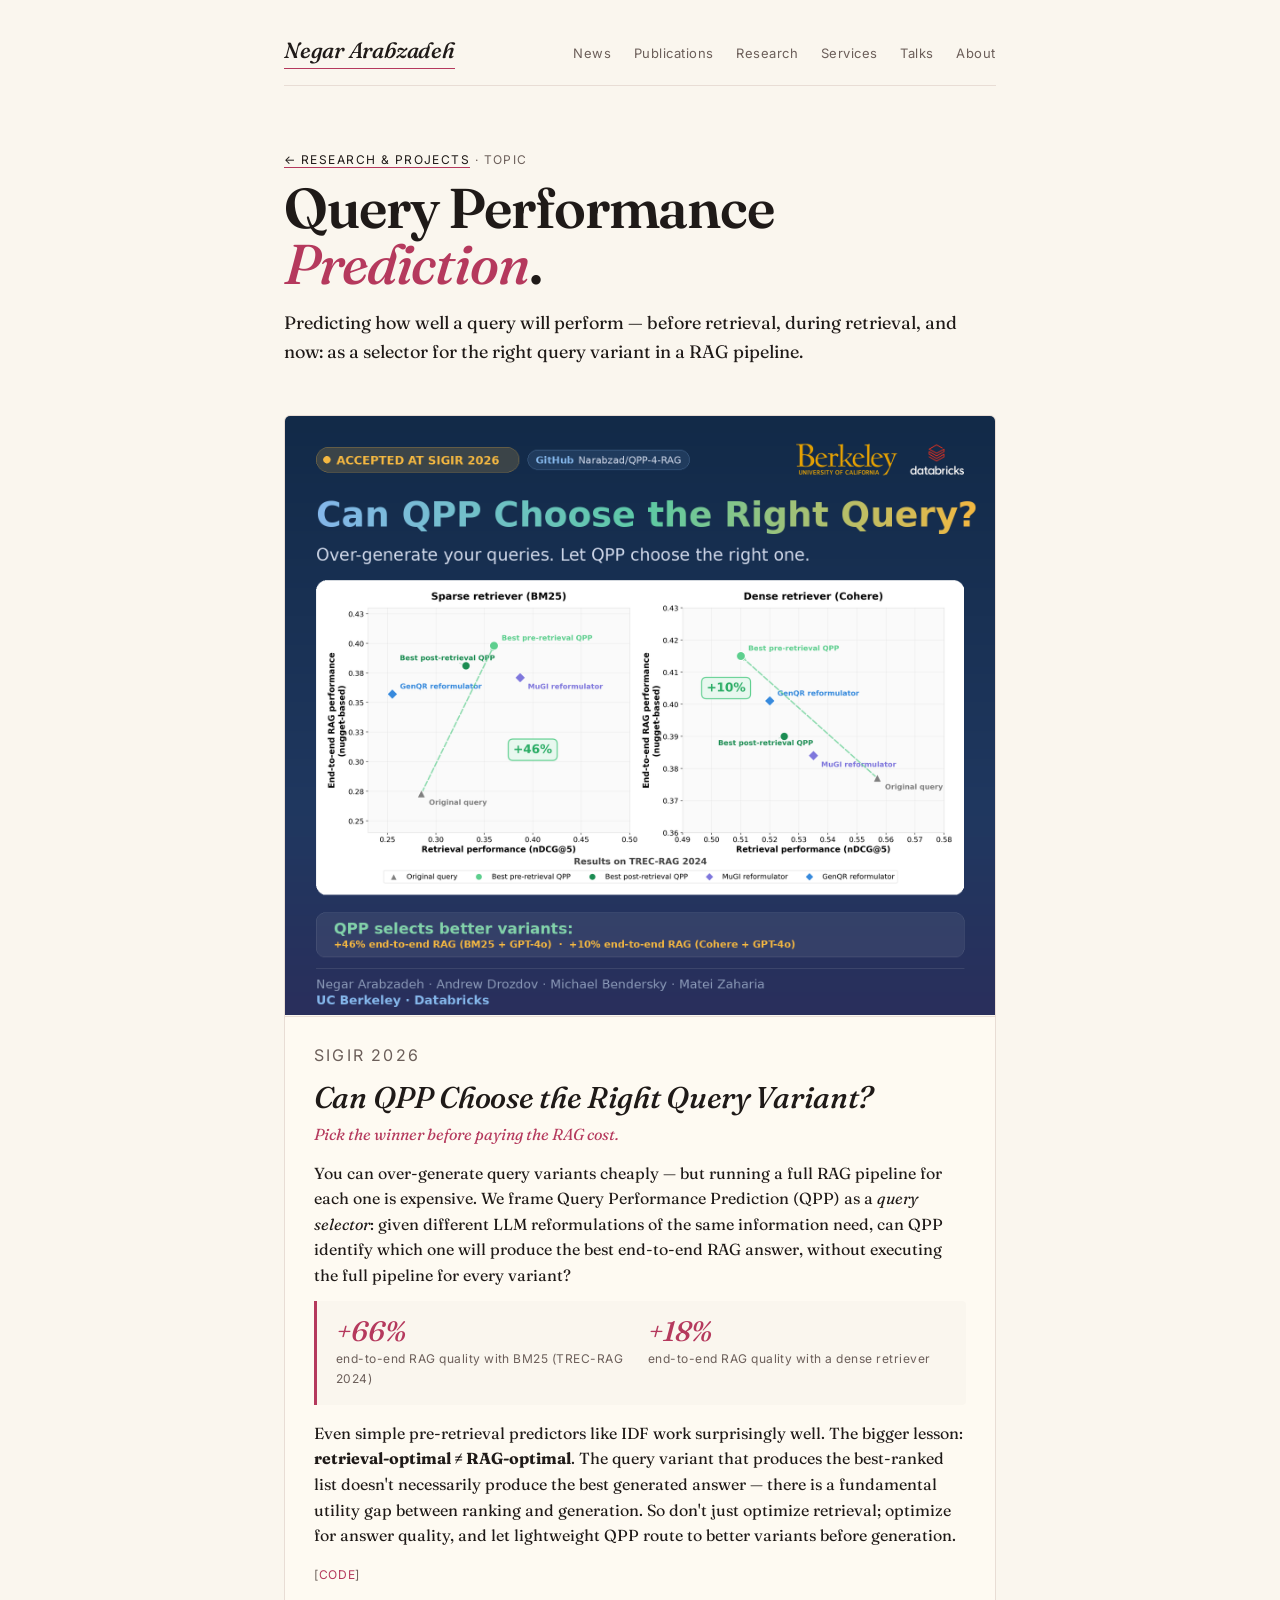
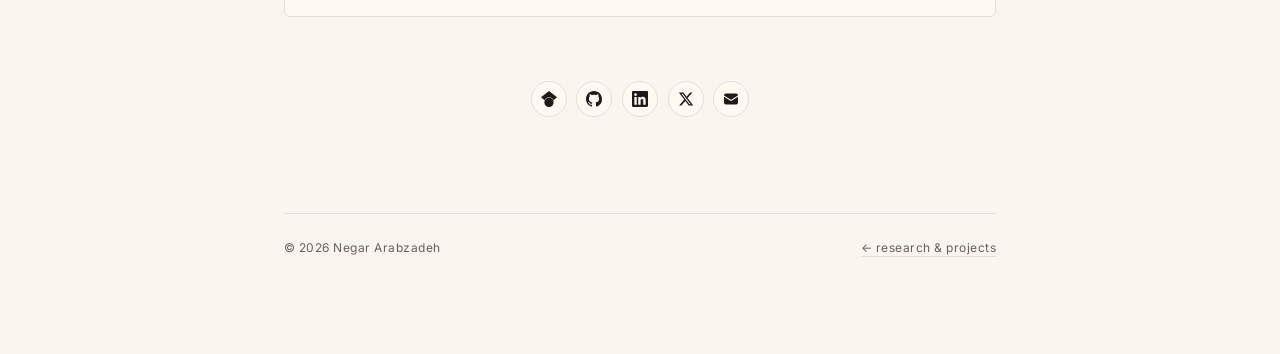
<file: query-performance-prediction.html>
<!doctype html>
<html lang="en">
<head>
  <meta charset="utf-8">
  <meta name="viewport" content="width=device-width, initial-scale=1">
  <title>Query Performance Prediction &middot; Negar Arabzadeh</title>

  <meta property="og:type" content="website">
  <meta property="og:site_name" content="Negar Arabzadeh">
  <meta property="og:url" content="https://negara.info/query-performance-prediction.html">
  <meta property="og:title" content="Query Performance Prediction · Negar Arabzadeh">
  <meta property="og:description" content="Negar Arabzadeh — postdoctoral researcher at UC Berkeley working on information retrieval and the evaluation of large language models.">
  <meta property="og:image" content="https://negara.info/assets/og.jpg">
  <meta property="og:image:type" content="image/jpeg">
  <meta property="og:image:width" content="1200">
  <meta property="og:image:height" content="630">
  <meta property="og:image:alt" content="Negar Arabzadeh">
  <meta name="twitter:card" content="summary_large_image">
  <meta name="twitter:title" content="Query Performance Prediction · Negar Arabzadeh">
  <meta name="twitter:description" content="Negar Arabzadeh — postdoctoral researcher at UC Berkeley working on information retrieval and the evaluation of large language models.">
  <meta name="twitter:image" content="https://negara.info/assets/og.jpg">

  <link rel="icon" href="assets/favicon.svg" type="image/svg+xml">
  <link rel="stylesheet" href="assets/styles.css">

  <link rel="preconnect" href="https://fonts.googleapis.com">
  <link rel="preconnect" href="https://fonts.gstatic.com" crossorigin>
  <link rel="stylesheet"
    href="https://fonts.googleapis.com/css2?family=Fraunces:ital,opsz,wght@0,9..144,400;0,9..144,500;0,9..144,600;0,9..144,700;1,9..144,400;1,9..144,500&family=Inter:wght@400;500;600&display=swap">
</head>
<body>
  <main class="page">

    <nav class="topnav">
      <a href="index.html" class="brand">Negar Arabzadeh</a>
      <ul>
        <li><a href="news.html">News</a></li>
        <li><a href="publications.html">Publications</a></li>
        <li><a href="research-experience.html">Research</a></li>
        <li><a href="service.html">Services</a></li>
        <li><a href="talks.html">Talks</a></li>
        <li><a href="about.html">About</a></li>
      </ul>
    </nav>

    <header style="margin-bottom: 3rem;">
      <p class="subtitle" style="margin-bottom: 0.6rem;">
        <a href="research-experience.html">&larr; research &amp; projects</a> &middot; topic
      </p>
      <h1 style="font-size: clamp(40px, 6vw, 56px); margin-bottom: 1rem;">
        Query Performance <span class="accent">Prediction</span>.
      </h1>
      <p class="bio">
        Predicting how well a query will perform &mdash; before retrieval,
        during retrieval, and now: as a selector for the right query
        variant in a RAG pipeline.
      </p>
    </header>

    <ul class="proj-cards">

      <li class="proj-card">
        <a href="https://github.com/Narabzad/QPP-4-RAG" class="proj-photo">
          <img src="assets/projects/qpp_rag_sigir_banner%20(10)%20(1).png" alt="QPP for RAG">
        </a>
        <div class="proj-body">
          <p class="proj-meta">SIGIR 2026</p>
          <h3>Can QPP Choose the Right Query Variant?</h3>
          <p class="proj-tagline">Pick the winner <em>before</em> paying the RAG cost.</p>
          <p>
            You can over-generate query variants cheaply &mdash; but running a full
            RAG pipeline for each one is expensive. We frame Query Performance
            Prediction (QPP) as a <em>query selector</em>: given different LLM
            reformulations of the same information need, can QPP identify which one
            will produce the best end-to-end RAG answer, without executing the full
            pipeline for every variant?
          </p>
          <div class="proj-results">
            <div class="proj-result">
              <span class="num">+66%</span>
              <span class="label">end-to-end RAG quality with BM25 (TREC-RAG 2024)</span>
            </div>
            <div class="proj-result">
              <span class="num">+18%</span>
              <span class="label">end-to-end RAG quality with a dense retriever</span>
            </div>
          </div>
          <p>
            Even simple pre-retrieval predictors like IDF work surprisingly well.
            The bigger lesson: <strong>retrieval-optimal &ne; RAG-optimal</strong>.
            The query variant that produces the best-ranked list doesn&apos;t
            necessarily produce the best generated answer &mdash; there is a
            fundamental utility gap between ranking and generation. So don&apos;t
            just optimize retrieval; optimize for answer quality, and let
            lightweight QPP route to better variants before generation.
          </p>
          <ul class="proj-links">
            <li><a href="https://github.com/Narabzad/QPP-4-RAG">code</a></li>
          </ul>
        </div>
      </li>

    </ul>

        <ul class="socials" style="justify-content: center; margin-top: 4rem;" aria-label="social links">
      <li><a href="https://scholar.google.co.in/citations?user=R_1o4RIAAAAJ&hl=en" aria-label="Google Scholar" title="Google Scholar">
        <svg viewBox="0 0 24 24" aria-hidden="true"><path d="M5.242 13.769L0 9.5 12 0l12 9.5-5.242 4.269C17.548 11.249 14.978 9.5 12 9.5c-2.977 0-5.548 1.748-6.758 4.269zM12 10a7 7 0 1 0 0 14 7 7 0 0 0 0-14z"/></svg>
      </a></li>
      <li><a href="https://github.com/Narabzad" aria-label="GitHub" title="GitHub">
        <svg viewBox="0 0 24 24" aria-hidden="true"><path d="M12 0C5.37 0 0 5.37 0 12c0 5.31 3.435 9.795 8.205 11.385.6.105.825-.255.825-.57 0-.285-.015-1.23-.015-2.235-3.015.555-3.795-.735-4.035-1.41-.135-.345-.72-1.41-1.23-1.695-.42-.225-1.02-.78-.015-.795.945-.015 1.62.87 1.845 1.23 1.08 1.815 2.805 1.305 3.495.99.105-.78.42-1.305.765-1.605-2.67-.3-5.46-1.335-5.46-5.925 0-1.305.465-2.385 1.23-3.225-.12-.3-.54-1.53.12-3.18 0 0 1.005-.315 3.3 1.23.96-.27 1.98-.405 3-.405s2.04.135 3 .405c2.295-1.56 3.3-1.23 3.3-1.23.66 1.65.24 2.88.12 3.18.765.84 1.23 1.905 1.23 3.225 0 4.605-2.805 5.625-5.475 5.925.435.375.81 1.095.81 2.22 0 1.605-.015 2.895-.015 3.3 0 .315.225.69.825.57A12.02 12.02 0 0024 12c0-6.63-5.37-12-12-12z"/></svg>
      </a></li>
      <li><a href="https://www.linkedin.com/in/n-arabzadeh/" aria-label="LinkedIn" title="LinkedIn">
        <svg viewBox="0 0 24 24" aria-hidden="true"><path d="M20.447 20.452h-3.554v-5.569c0-1.328-.027-3.037-1.852-3.037-1.853 0-2.136 1.445-2.136 2.939v5.667H9.351V9h3.414v1.561h.046c.477-.9 1.637-1.85 3.37-1.85 3.601 0 4.267 2.37 4.267 5.455v6.286zM5.337 7.433a2.062 2.062 0 1 1 0-4.124 2.062 2.062 0 0 1 0 4.124zM7.119 20.452H3.555V9h3.564v11.452zM22.225 0H1.771C.792 0 0 .774 0 1.729v20.542C0 23.227.792 24 1.771 24h20.451C23.2 24 24 23.227 24 22.271V1.729C24 .774 23.2 0 22.222 0h.003z"/></svg>
      </a></li>
      <li><a href="https://x.com/negarempr" aria-label="X (Twitter)" title="X / Twitter">
        <svg viewBox="0 0 24 24" aria-hidden="true"><path d="M18.244 2.25h3.308l-7.227 8.26 8.502 11.24H16.17l-5.214-6.817L4.99 21.75H1.68l7.73-8.835L1.254 2.25H8.08l4.713 6.231zm-1.161 17.52h1.833L7.084 4.126H5.117z"/></svg>
      </a></li>
      <li><a href="mailto:negara@berkeley.edu" aria-label="Email" title="Email">
        <svg viewBox="0 0 24 24" aria-hidden="true"><path d="M1.5 8.67v8.58a3 3 0 0 0 3 3h15a3 3 0 0 0 3-3V8.67l-8.928 5.493a3 3 0 0 1-3.144 0L1.5 8.67ZM22.5 6.908V6.75a3 3 0 0 0-3-3h-15a3 3 0 0 0-3 3v.158l9.714 5.978a1.5 1.5 0 0 0 1.572 0L22.5 6.908Z"/></svg>
      </a></li>
    </ul>

    <footer class="foot">
      <span>&copy; 2026 Negar Arabzadeh</span>
      <span><a href="research-experience.html">&larr; research &amp; projects</a></span>
    </footer>

  </main>
</body>
</html>
</file>
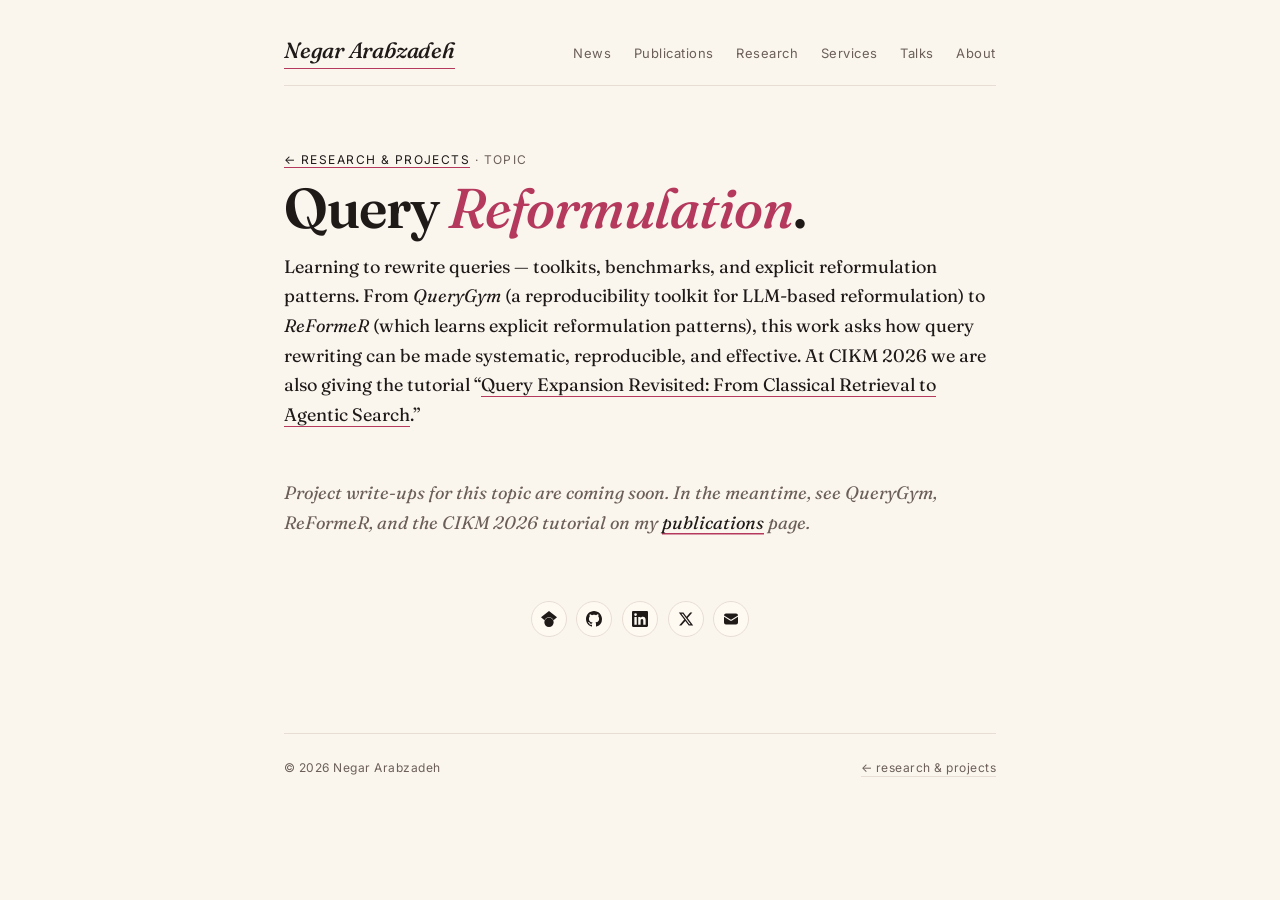
<file: query-reformulation.html>
<!doctype html>
<html lang="en">
<head>
  <meta charset="utf-8">
  <meta name="viewport" content="width=device-width, initial-scale=1">
  <title>Query Reformulation &middot; Negar Arabzadeh</title>

  <meta property="og:type" content="website">
  <meta property="og:site_name" content="Negar Arabzadeh">
  <meta property="og:url" content="https://negara.info/query-reformulation.html">
  <meta property="og:title" content="Query Reformulation · Negar Arabzadeh">
  <meta property="og:description" content="Negar Arabzadeh — postdoctoral researcher at UC Berkeley working on information retrieval and the evaluation of large language models.">
  <meta property="og:image" content="https://negara.info/assets/og.jpg">
  <meta property="og:image:type" content="image/jpeg">
  <meta property="og:image:width" content="1200">
  <meta property="og:image:height" content="630">
  <meta property="og:image:alt" content="Negar Arabzadeh">
  <meta name="twitter:card" content="summary_large_image">
  <meta name="twitter:title" content="Query Reformulation · Negar Arabzadeh">
  <meta name="twitter:description" content="Negar Arabzadeh — postdoctoral researcher at UC Berkeley working on information retrieval and the evaluation of large language models.">
  <meta name="twitter:image" content="https://negara.info/assets/og.jpg">

  <link rel="icon" href="assets/favicon.svg" type="image/svg+xml">
  <link rel="stylesheet" href="assets/styles.css">

  <link rel="preconnect" href="https://fonts.googleapis.com">
  <link rel="preconnect" href="https://fonts.gstatic.com" crossorigin>
  <link rel="stylesheet"
    href="https://fonts.googleapis.com/css2?family=Fraunces:ital,opsz,wght@0,9..144,400;0,9..144,500;0,9..144,600;0,9..144,700;1,9..144,400;1,9..144,500&family=Inter:wght@400;500;600&display=swap">
</head>
<body>
  <main class="page">

    <nav class="topnav">
      <a href="index.html" class="brand">Negar Arabzadeh</a>
      <ul>
        <li><a href="news.html">News</a></li>
        <li><a href="publications.html">Publications</a></li>
        <li><a href="research-experience.html">Research</a></li>
        <li><a href="service.html">Services</a></li>
        <li><a href="talks.html">Talks</a></li>
        <li><a href="about.html">About</a></li>
      </ul>
    </nav>

    <header style="margin-bottom: 3rem;">
      <p class="subtitle" style="margin-bottom: 0.6rem;">
        <a href="research-experience.html">&larr; research &amp; projects</a> &middot; topic
      </p>
      <h1 style="font-size: clamp(40px, 6vw, 56px); margin-bottom: 1rem;">
        Query <span class="accent">Reformulation</span>.
      </h1>
      <p class="bio">
        Learning to rewrite queries &mdash; toolkits, benchmarks, and explicit
        reformulation patterns. From <em>QueryGym</em> (a reproducibility
        toolkit for LLM-based reformulation) to <em>ReFormeR</em> (which
        learns explicit reformulation patterns), this work asks how query
        rewriting can be made systematic, reproducible, and effective.
        At CIKM 2026 we are also giving the tutorial
        &ldquo;<a href="https://cikm2026.diag.uniroma1.it/accepted-tutorials/">Query Expansion Revisited: From Classical Retrieval to Agentic Search</a>.&rdquo;
      </p>
    </header>

    <p class="bio" style="font-style: italic; color: var(--muted);">
      Project write-ups for this topic are coming soon. In the meantime,
      see <em>QueryGym</em>, <em>ReFormeR</em>, and the CIKM 2026 tutorial
      on my
      <a href="publications.html">publications</a> page.
    </p>

        <ul class="socials" style="justify-content: center; margin-top: 4rem;" aria-label="social links">
      <li><a href="https://scholar.google.co.in/citations?user=R_1o4RIAAAAJ&hl=en" aria-label="Google Scholar" title="Google Scholar">
        <svg viewBox="0 0 24 24" aria-hidden="true"><path d="M5.242 13.769L0 9.5 12 0l12 9.5-5.242 4.269C17.548 11.249 14.978 9.5 12 9.5c-2.977 0-5.548 1.748-6.758 4.269zM12 10a7 7 0 1 0 0 14 7 7 0 0 0 0-14z"/></svg>
      </a></li>
      <li><a href="https://github.com/Narabzad" aria-label="GitHub" title="GitHub">
        <svg viewBox="0 0 24 24" aria-hidden="true"><path d="M12 0C5.37 0 0 5.37 0 12c0 5.31 3.435 9.795 8.205 11.385.6.105.825-.255.825-.57 0-.285-.015-1.23-.015-2.235-3.015.555-3.795-.735-4.035-1.41-.135-.345-.72-1.41-1.23-1.695-.42-.225-1.02-.78-.015-.795.945-.015 1.62.87 1.845 1.23 1.08 1.815 2.805 1.305 3.495.99.105-.78.42-1.305.765-1.605-2.67-.3-5.46-1.335-5.46-5.925 0-1.305.465-2.385 1.23-3.225-.12-.3-.54-1.53.12-3.18 0 0 1.005-.315 3.3 1.23.96-.27 1.98-.405 3-.405s2.04.135 3 .405c2.295-1.56 3.3-1.23 3.3-1.23.66 1.65.24 2.88.12 3.18.765.84 1.23 1.905 1.23 3.225 0 4.605-2.805 5.625-5.475 5.925.435.375.81 1.095.81 2.22 0 1.605-.015 2.895-.015 3.3 0 .315.225.69.825.57A12.02 12.02 0 0024 12c0-6.63-5.37-12-12-12z"/></svg>
      </a></li>
      <li><a href="https://www.linkedin.com/in/n-arabzadeh/" aria-label="LinkedIn" title="LinkedIn">
        <svg viewBox="0 0 24 24" aria-hidden="true"><path d="M20.447 20.452h-3.554v-5.569c0-1.328-.027-3.037-1.852-3.037-1.853 0-2.136 1.445-2.136 2.939v5.667H9.351V9h3.414v1.561h.046c.477-.9 1.637-1.85 3.37-1.85 3.601 0 4.267 2.37 4.267 5.455v6.286zM5.337 7.433a2.062 2.062 0 1 1 0-4.124 2.062 2.062 0 0 1 0 4.124zM7.119 20.452H3.555V9h3.564v11.452zM22.225 0H1.771C.792 0 0 .774 0 1.729v20.542C0 23.227.792 24 1.771 24h20.451C23.2 24 24 23.227 24 22.271V1.729C24 .774 23.2 0 22.222 0h.003z"/></svg>
      </a></li>
      <li><a href="https://x.com/negarempr" aria-label="X (Twitter)" title="X / Twitter">
        <svg viewBox="0 0 24 24" aria-hidden="true"><path d="M18.244 2.25h3.308l-7.227 8.26 8.502 11.24H16.17l-5.214-6.817L4.99 21.75H1.68l7.73-8.835L1.254 2.25H8.08l4.713 6.231zm-1.161 17.52h1.833L7.084 4.126H5.117z"/></svg>
      </a></li>
      <li><a href="mailto:negara@berkeley.edu" aria-label="Email" title="Email">
        <svg viewBox="0 0 24 24" aria-hidden="true"><path d="M1.5 8.67v8.58a3 3 0 0 0 3 3h15a3 3 0 0 0 3-3V8.67l-8.928 5.493a3 3 0 0 1-3.144 0L1.5 8.67ZM22.5 6.908V6.75a3 3 0 0 0-3-3h-15a3 3 0 0 0-3 3v.158l9.714 5.978a1.5 1.5 0 0 0 1.572 0L22.5 6.908Z"/></svg>
      </a></li>
    </ul>

    <footer class="foot">
      <span>&copy; 2026 Negar Arabzadeh</span>
      <span><a href="research-experience.html">&larr; research &amp; projects</a></span>
    </footer>

  </main>
</body>
</html>
</file>
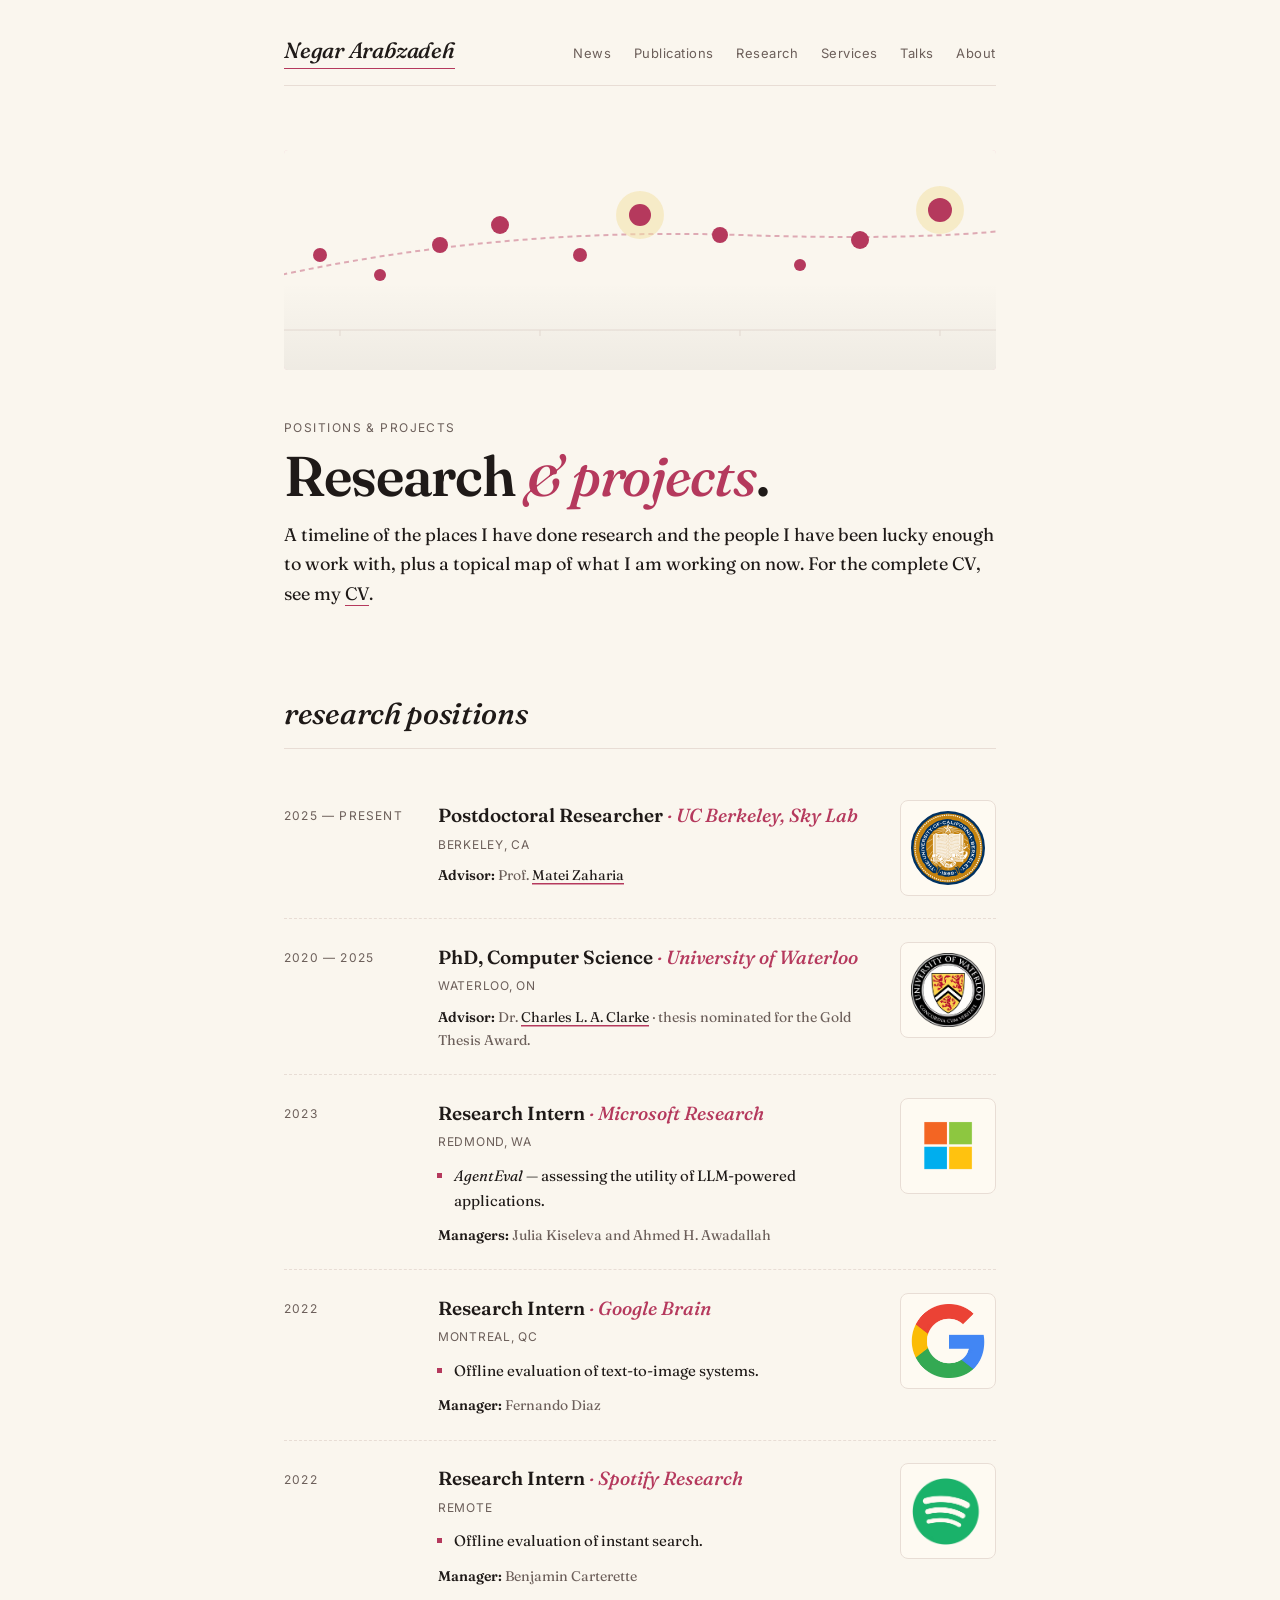
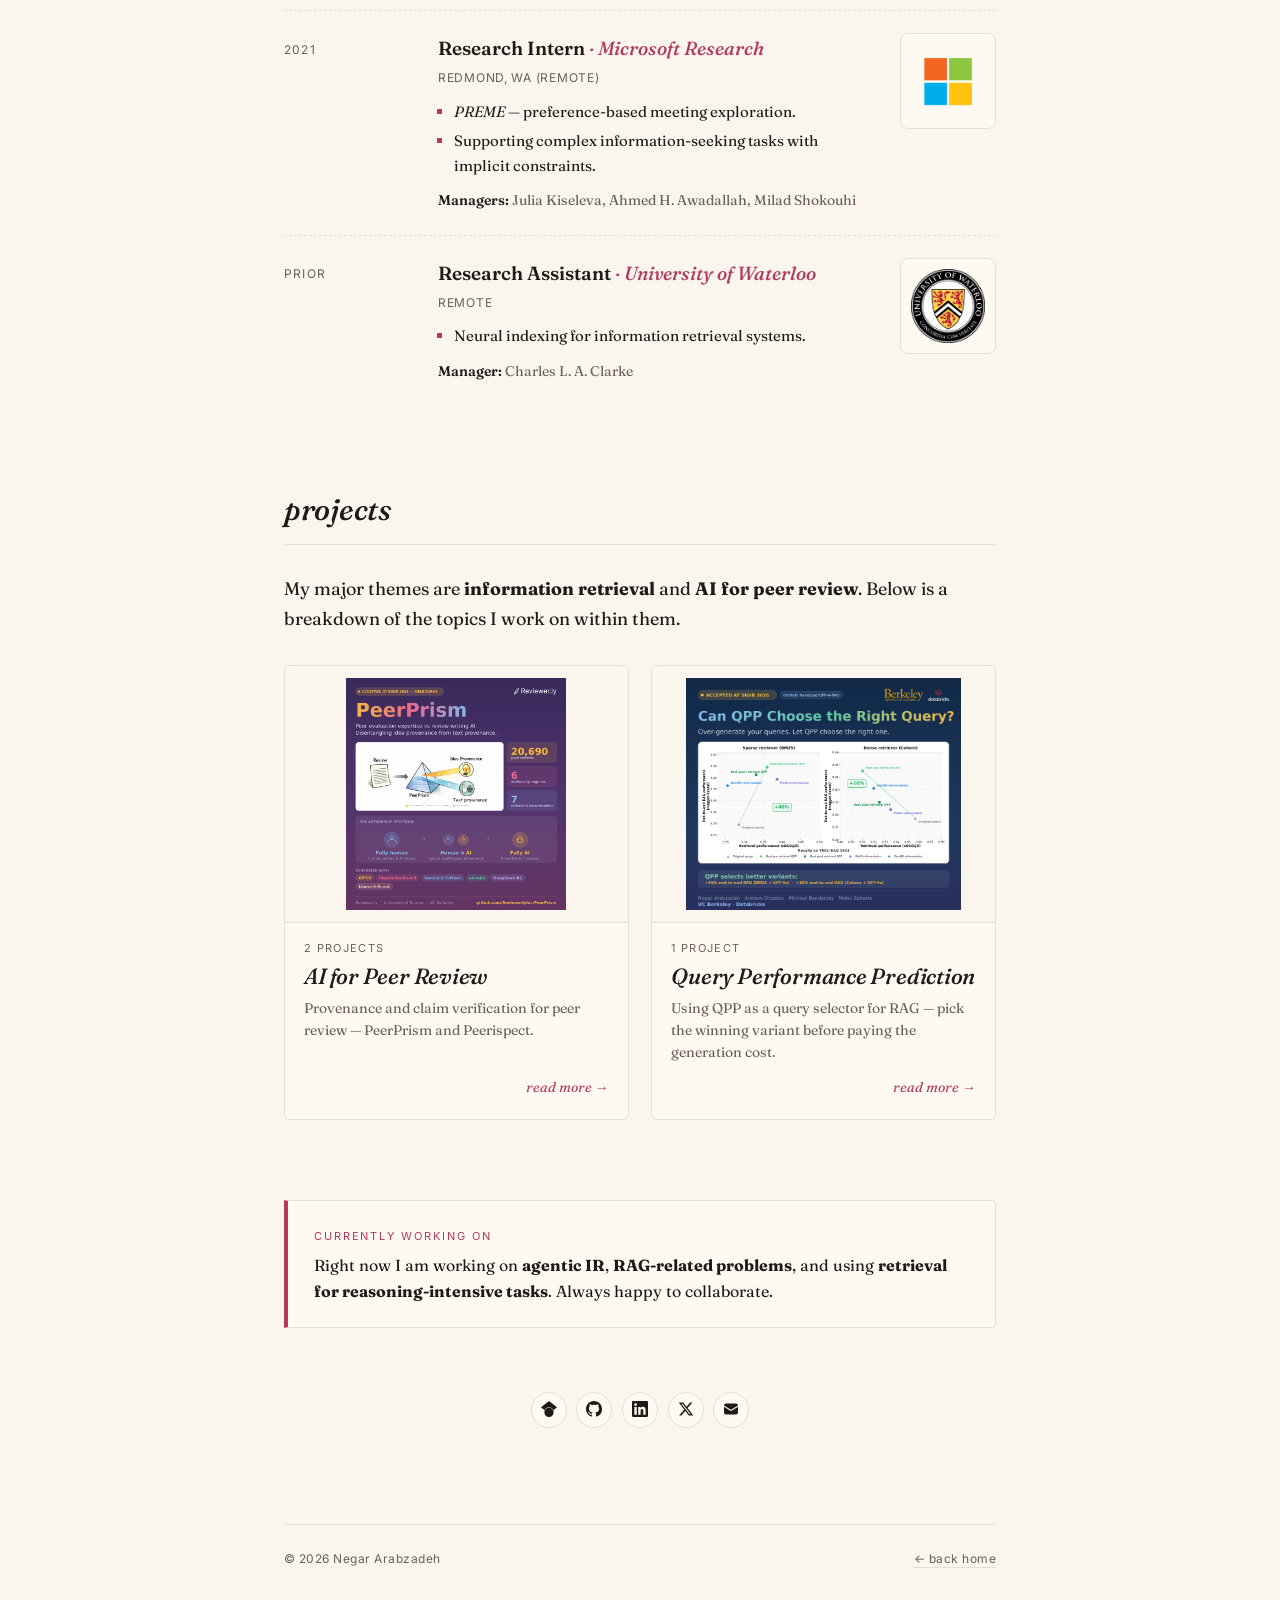
<file: research-experience.html>
<!doctype html>
<html lang="en">
<head>
  <meta charset="utf-8">
  <meta name="viewport" content="width=device-width, initial-scale=1">
  <title>Research &middot; Negar Arabzadeh</title>
  <meta name="description" content="Research positions, internships, and project topics of Negar Arabzadeh.">

  <meta property="og:type" content="website">
  <meta property="og:site_name" content="Negar Arabzadeh">
  <meta property="og:url" content="https://negara.info/research-experience.html">
  <meta property="og:title" content="Research · Negar Arabzadeh">
  <meta property="og:description" content="Research positions, internships, and project topics of Negar Arabzadeh.">
  <meta property="og:image" content="https://negara.info/assets/og.jpg">
  <meta property="og:image:type" content="image/jpeg">
  <meta property="og:image:width" content="1200">
  <meta property="og:image:height" content="630">
  <meta property="og:image:alt" content="Negar Arabzadeh">
  <meta name="twitter:card" content="summary_large_image">
  <meta name="twitter:title" content="Research · Negar Arabzadeh">
  <meta name="twitter:description" content="Research positions, internships, and project topics of Negar Arabzadeh.">
  <meta name="twitter:image" content="https://negara.info/assets/og.jpg">

  <link rel="icon" href="assets/favicon.svg" type="image/svg+xml">
  <link rel="stylesheet" href="assets/styles.css">

  <link rel="preconnect" href="https://fonts.googleapis.com">
  <link rel="preconnect" href="https://fonts.gstatic.com" crossorigin>
  <link rel="stylesheet"
    href="https://fonts.googleapis.com/css2?family=Fraunces:ital,opsz,wght@0,9..144,400;0,9..144,500;0,9..144,600;0,9..144,700;1,9..144,400;1,9..144,500&family=Inter:wght@400;500;600&display=swap">
</head>
<body>
  <main class="page">

    <nav class="topnav">
      <a href="index.html" class="brand">Negar Arabzadeh</a>
      <ul>
        <li><a href="news.html">News</a></li>
        <li><a href="publications.html">Publications</a></li>
        <li><a href="research-experience.html">Research</a></li>
        <li><a href="service.html">Services</a></li>
        <li><a href="talks.html">Talks</a></li>
        <li><a href="about.html">About</a></li>
      </ul>
    </nav>

    <div class="page-banner" aria-hidden="true">
      <svg viewBox="0 0 1200 220" preserveAspectRatio="xMidYMid slice" xmlns="http://www.w3.org/2000/svg">
        <rect width="1200" height="220" fill="#faf6ee"/>
        <g stroke="#e8ddd5" stroke-width="1">
          <line x1="100" y1="180" x2="1120" y2="180"/>
          <line x1="100" y1="40" x2="100" y2="180"/>
        </g>
        <g stroke="#e8ddd5" stroke-width="1">
          <line x1="300" y1="180" x2="300" y2="186"/>
          <line x1="500" y1="180" x2="500" y2="186"/>
          <line x1="700" y1="180" x2="700" y2="186"/>
          <line x1="900" y1="180" x2="900" y2="186"/>
          <line x1="1100" y1="180" x2="1100" y2="186"/>
        </g>
        <path d="M 120 155 Q 400 75 700 85 T 1080 55"
              fill="none" stroke="#b5395d" stroke-width="2"
              stroke-dasharray="5 4" opacity="0.4"/>
        <g fill="#f4e2a8" opacity="0.55">
          <circle cx="600" cy="65" r="24"/>
          <circle cx="900" cy="60" r="24"/>
        </g>
        <g fill="#b5395d">
          <circle cx="160" cy="155" r="5"/>
          <circle cx="220" cy="135" r="6"/>
          <circle cx="280" cy="105" r="7"/>
          <circle cx="340" cy="125" r="6"/>
          <circle cx="400" cy="95" r="8"/>
          <circle cx="460" cy="75" r="9"/>
          <circle cx="540" cy="105" r="7"/>
          <circle cx="600" cy="65" r="11"/>
          <circle cx="680" cy="85" r="8"/>
          <circle cx="760" cy="115" r="6"/>
          <circle cx="820" cy="90" r="9"/>
          <circle cx="900" cy="60" r="12"/>
          <circle cx="980" cy="80" r="8"/>
          <circle cx="1040" cy="100" r="7"/>
        </g>
        <g fill="#b5395d" opacity="0.25">
          <circle cx="40" cy="40" r="2.5"/>
          <circle cx="60" cy="40" r="2.5"/>
          <circle cx="80" cy="40" r="2.5"/>
          <circle cx="40" cy="60" r="2.5"/>
          <circle cx="60" cy="60" r="2.5"/>
        </g>
      </svg>
    </div>

    <header style="margin-bottom: 3rem;">
      <p class="subtitle" style="margin-bottom: 0.6rem;">positions &amp; projects</p>
      <h1 style="font-size: clamp(40px, 6vw, 56px); margin-bottom: 1rem;">
        Research <span class="accent">&amp; projects</span>.
      </h1>
      <p class="bio">
        A timeline of the places I have done research and the people I have
        been lucky enough to work with, plus a topical map of what I am working
        on now. For the complete CV, see my
        <a href="assets/CV_Negar_arabzadeh_October_2026.pdf">CV</a>.
      </p>
    </header>

    <!-- ======================== POSITIONS ======================== -->
    <section class="section">
      <div class="section-head">
        <h2>research positions</h2>
      </div>

      <ul class="exp-list">
        <li>
          <span class="when">2025 &mdash; present</span>
          <div>
            <p class="role">Postdoctoral Researcher <span class="org">&middot; UC Berkeley, Sky Lab</span></p>
            <p class="where">Berkeley, CA</p>
            <p class="manager"><strong>Advisor:</strong> Prof.&nbsp;<a href="https://people.eecs.berkeley.edu/~matei/">Matei Zaharia</a></p>
          </div>
          <img class="exp-logo" src="assets/logos/UCB.svg" alt="UC Berkeley">
        </li>
        <li>
          <span class="when">2020 &mdash; 2025</span>
          <div>
            <p class="role">PhD, Computer Science <span class="org">&middot; University of Waterloo</span></p>
            <p class="where">Waterloo, ON</p>
            <p class="manager"><strong>Advisor:</strong> Dr.&nbsp;<a href="https://plg.uwaterloo.ca/~claclark/">Charles L.&nbsp;A. Clarke</a> &middot; thesis nominated for the Gold Thesis Award.</p>
          </div>
          <img class="exp-logo" src="assets/logos/waterloo.avif" alt="University of Waterloo">
        </li>
        <li>
          <span class="when">2023</span>
          <div>
            <p class="role">Research Intern <span class="org">&middot; Microsoft Research</span></p>
            <p class="where">Redmond, WA</p>
            <ul class="projects">
              <li><em>AgentEval</em> &mdash; assessing the utility of LLM-powered applications.</li>
            </ul>
            <p class="manager"><strong>Managers:</strong> Julia Kiseleva and Ahmed H. Awadallah</p>
          </div>
          <img class="exp-logo" src="assets/logos/microsoft.avif" alt="Microsoft Research">
        </li>
        <li>
          <span class="when">2022</span>
          <div>
            <p class="role">Research Intern <span class="org">&middot; Google Brain</span></p>
            <p class="where">Montreal, QC</p>
            <ul class="projects">
              <li>Offline evaluation of text-to-image systems.</li>
            </ul>
            <p class="manager"><strong>Manager:</strong> Fernando Diaz</p>
          </div>
          <img class="exp-logo" src="assets/logos/google.avif" alt="Google Brain">
        </li>
        <li>
          <span class="when">2022</span>
          <div>
            <p class="role">Research Intern <span class="org">&middot; Spotify Research</span></p>
            <p class="where">Remote</p>
            <ul class="projects">
              <li>Offline evaluation of instant search.</li>
            </ul>
            <p class="manager"><strong>Manager:</strong> Benjamin Carterette</p>
          </div>
          <img class="exp-logo" src="assets/logos/spotify.avif" alt="Spotify Research">
        </li>
        <li>
          <span class="when">2021</span>
          <div>
            <p class="role">Research Intern <span class="org">&middot; Microsoft Research</span></p>
            <p class="where">Redmond, WA (remote)</p>
            <ul class="projects">
              <li><em>PREME</em> &mdash; preference-based meeting exploration.</li>
              <li>Supporting complex information-seeking tasks with implicit constraints.</li>
            </ul>
            <p class="manager"><strong>Managers:</strong> Julia Kiseleva, Ahmed H. Awadallah, Milad Shokouhi</p>
          </div>
          <img class="exp-logo" src="assets/logos/microsoft.avif" alt="Microsoft Research">
        </li>
        <li>
          <span class="when">prior</span>
          <div>
            <p class="role">Research Assistant <span class="org">&middot; University of Waterloo</span></p>
            <p class="where">Remote</p>
            <ul class="projects">
              <li>Neural indexing for information retrieval systems.</li>
            </ul>
            <p class="manager"><strong>Manager:</strong> Charles L.&nbsp;A. Clarke</p>
          </div>
          <img class="exp-logo" src="assets/logos/waterloo.avif" alt="University of Waterloo">
        </li>
      </ul>
    </section>

    <!-- ======================== PROJECTS ======================== -->
    <section class="section">
      <div class="section-head">
        <h2>projects</h2>
      </div>

      <p class="bio" style="margin-bottom: 2rem;">
        My major themes are <strong>information retrieval</strong> and
        <strong>AI for peer review</strong>. Below is a breakdown of the
        topics I work on within them.
      </p>

      <ul class="proj-grid">

        <a href="ai-for-peer-review.html" class="proj-mini">
          <img class="proj-mini-img" src="assets/projects/peerprism_sigir_banner%20(1).png" alt="">
          <div class="proj-mini-body">
            <p class="proj-mini-meta">2 projects</p>
            <h3 class="proj-mini-title">AI for Peer Review</h3>
            <p class="proj-mini-tldr">Provenance and claim verification for peer review &mdash; PeerPrism and Peerispect.</p>
            <span class="proj-mini-arrow">read more &rarr;</span>
          </div>
        </a>

        <a href="query-performance-prediction.html" class="proj-mini">
          <img class="proj-mini-img" src="assets/projects/qpp_rag_sigir_banner%20(10)%20(1).png" alt="">
          <div class="proj-mini-body">
            <p class="proj-mini-meta">1 project</p>
            <h3 class="proj-mini-title">Query Performance Prediction</h3>
            <p class="proj-mini-tldr">Using QPP as a query selector for RAG &mdash; pick the winning variant before paying the generation cost.</p>
            <span class="proj-mini-arrow">read more &rarr;</span>
          </div>
        </a>

      </ul>
    </section>

    <!-- ======================== COLLAB CALLOUT ======================== -->
    <section class="collab">
      <span class="collab-eyebrow">currently working on</span>
      <p>
        Right now I am working on <strong>agentic IR</strong>,
        <strong>RAG-related problems</strong>, and using
        <strong>retrieval for reasoning-intensive tasks</strong>.
        Always happy to collaborate.
      </p>
    </section>
        <ul class="socials" style="justify-content: center; margin-top: 4rem;" aria-label="social links">
      <li><a href="https://scholar.google.co.in/citations?user=R_1o4RIAAAAJ&hl=en" aria-label="Google Scholar" title="Google Scholar">
        <svg viewBox="0 0 24 24" aria-hidden="true"><path d="M5.242 13.769L0 9.5 12 0l12 9.5-5.242 4.269C17.548 11.249 14.978 9.5 12 9.5c-2.977 0-5.548 1.748-6.758 4.269zM12 10a7 7 0 1 0 0 14 7 7 0 0 0 0-14z"/></svg>
      </a></li>
      <li><a href="https://github.com/Narabzad" aria-label="GitHub" title="GitHub">
        <svg viewBox="0 0 24 24" aria-hidden="true"><path d="M12 0C5.37 0 0 5.37 0 12c0 5.31 3.435 9.795 8.205 11.385.6.105.825-.255.825-.57 0-.285-.015-1.23-.015-2.235-3.015.555-3.795-.735-4.035-1.41-.135-.345-.72-1.41-1.23-1.695-.42-.225-1.02-.78-.015-.795.945-.015 1.62.87 1.845 1.23 1.08 1.815 2.805 1.305 3.495.99.105-.78.42-1.305.765-1.605-2.67-.3-5.46-1.335-5.46-5.925 0-1.305.465-2.385 1.23-3.225-.12-.3-.54-1.53.12-3.18 0 0 1.005-.315 3.3 1.23.96-.27 1.98-.405 3-.405s2.04.135 3 .405c2.295-1.56 3.3-1.23 3.3-1.23.66 1.65.24 2.88.12 3.18.765.84 1.23 1.905 1.23 3.225 0 4.605-2.805 5.625-5.475 5.925.435.375.81 1.095.81 2.22 0 1.605-.015 2.895-.015 3.3 0 .315.225.69.825.57A12.02 12.02 0 0024 12c0-6.63-5.37-12-12-12z"/></svg>
      </a></li>
      <li><a href="https://www.linkedin.com/in/n-arabzadeh/" aria-label="LinkedIn" title="LinkedIn">
        <svg viewBox="0 0 24 24" aria-hidden="true"><path d="M20.447 20.452h-3.554v-5.569c0-1.328-.027-3.037-1.852-3.037-1.853 0-2.136 1.445-2.136 2.939v5.667H9.351V9h3.414v1.561h.046c.477-.9 1.637-1.85 3.37-1.85 3.601 0 4.267 2.37 4.267 5.455v6.286zM5.337 7.433a2.062 2.062 0 1 1 0-4.124 2.062 2.062 0 0 1 0 4.124zM7.119 20.452H3.555V9h3.564v11.452zM22.225 0H1.771C.792 0 0 .774 0 1.729v20.542C0 23.227.792 24 1.771 24h20.451C23.2 24 24 23.227 24 22.271V1.729C24 .774 23.2 0 22.222 0h.003z"/></svg>
      </a></li>
      <li><a href="https://x.com/negarempr" aria-label="X (Twitter)" title="X / Twitter">
        <svg viewBox="0 0 24 24" aria-hidden="true"><path d="M18.244 2.25h3.308l-7.227 8.26 8.502 11.24H16.17l-5.214-6.817L4.99 21.75H1.68l7.73-8.835L1.254 2.25H8.08l4.713 6.231zm-1.161 17.52h1.833L7.084 4.126H5.117z"/></svg>
      </a></li>
      <li><a href="mailto:negara@berkeley.edu" aria-label="Email" title="Email">
        <svg viewBox="0 0 24 24" aria-hidden="true"><path d="M1.5 8.67v8.58a3 3 0 0 0 3 3h15a3 3 0 0 0 3-3V8.67l-8.928 5.493a3 3 0 0 1-3.144 0L1.5 8.67ZM22.5 6.908V6.75a3 3 0 0 0-3-3h-15a3 3 0 0 0-3 3v.158l9.714 5.978a1.5 1.5 0 0 0 1.572 0L22.5 6.908Z"/></svg>
      </a></li>
    </ul>

    

    <footer class="foot">
      <span>&copy; 2026 Negar Arabzadeh</span>
      <span><a href="index.html">&larr; back home</a></span>
    </footer>

  </main>
</body>
</html>
</file>
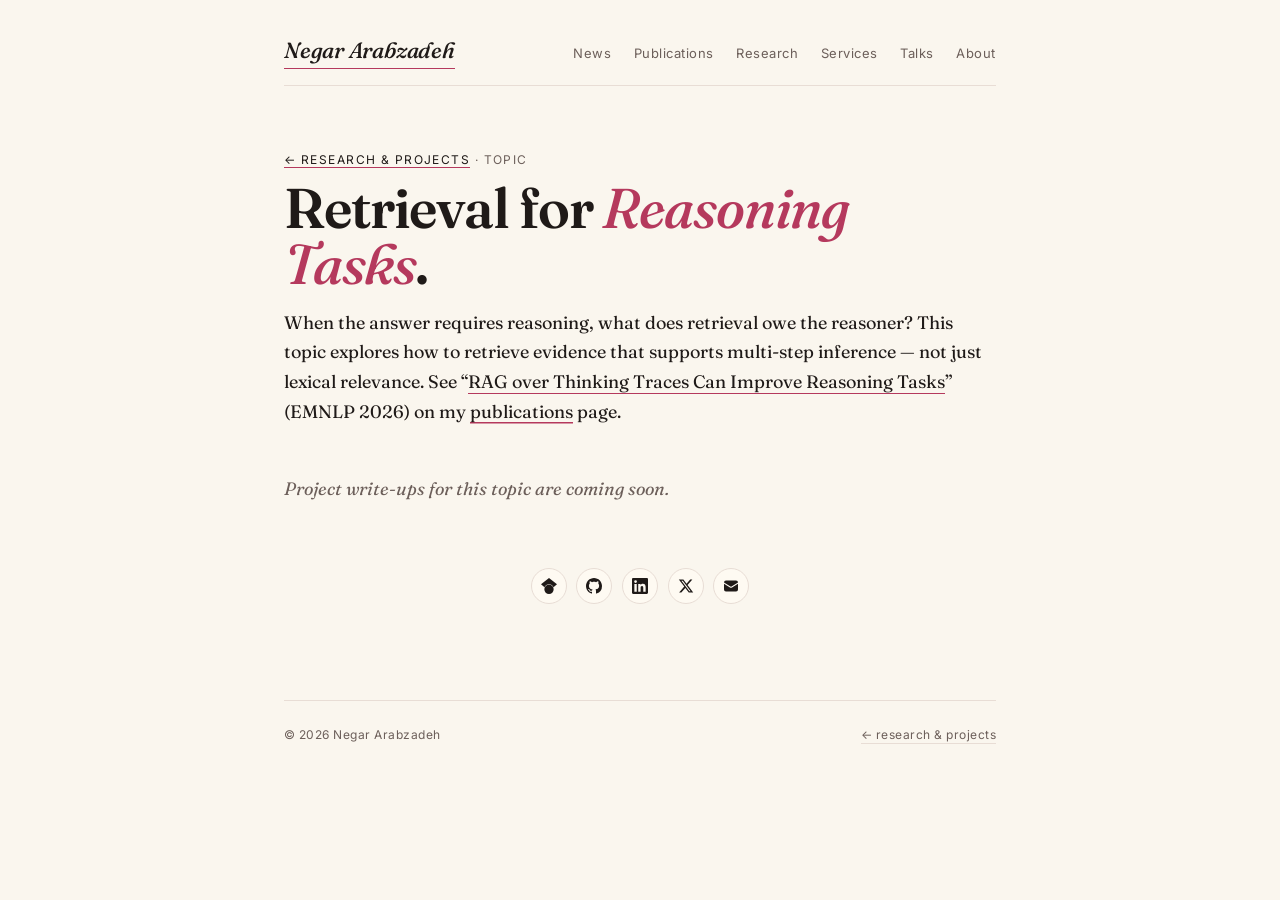
<file: retrieval-for-reasoning.html>
<!doctype html>
<html lang="en">
<head>
  <meta charset="utf-8">
  <meta name="viewport" content="width=device-width, initial-scale=1">
  <title>Retrieval for Reasoning Tasks &middot; Negar Arabzadeh</title>

  <meta property="og:type" content="website">
  <meta property="og:site_name" content="Negar Arabzadeh">
  <meta property="og:url" content="https://negara.info/retrieval-for-reasoning.html">
  <meta property="og:title" content="Retrieval for Reasoning Tasks · Negar Arabzadeh">
  <meta property="og:description" content="Negar Arabzadeh — postdoctoral researcher at UC Berkeley working on information retrieval and the evaluation of large language models.">
  <meta property="og:image" content="https://negara.info/assets/og.jpg">
  <meta property="og:image:type" content="image/jpeg">
  <meta property="og:image:width" content="1200">
  <meta property="og:image:height" content="630">
  <meta property="og:image:alt" content="Negar Arabzadeh">
  <meta name="twitter:card" content="summary_large_image">
  <meta name="twitter:title" content="Retrieval for Reasoning Tasks · Negar Arabzadeh">
  <meta name="twitter:description" content="Negar Arabzadeh — postdoctoral researcher at UC Berkeley working on information retrieval and the evaluation of large language models.">
  <meta name="twitter:image" content="https://negara.info/assets/og.jpg">

  <link rel="icon" href="assets/favicon.svg" type="image/svg+xml">
  <link rel="stylesheet" href="assets/styles.css">

  <link rel="preconnect" href="https://fonts.googleapis.com">
  <link rel="preconnect" href="https://fonts.gstatic.com" crossorigin>
  <link rel="stylesheet"
    href="https://fonts.googleapis.com/css2?family=Fraunces:ital,opsz,wght@0,9..144,400;0,9..144,500;0,9..144,600;0,9..144,700;1,9..144,400;1,9..144,500&family=Inter:wght@400;500;600&display=swap">
</head>
<body>
  <main class="page">

    <nav class="topnav">
      <a href="index.html" class="brand">Negar Arabzadeh</a>
      <ul>
        <li><a href="news.html">News</a></li>
        <li><a href="publications.html">Publications</a></li>
        <li><a href="research-experience.html">Research</a></li>
        <li><a href="service.html">Services</a></li>
        <li><a href="talks.html">Talks</a></li>
        <li><a href="about.html">About</a></li>
      </ul>
    </nav>

    <header style="margin-bottom: 3rem;">
      <p class="subtitle" style="margin-bottom: 0.6rem;">
        <a href="research-experience.html">&larr; research &amp; projects</a> &middot; topic
      </p>
      <h1 style="font-size: clamp(40px, 6vw, 56px); margin-bottom: 1rem;">
        Retrieval for <span class="accent">Reasoning Tasks</span>.
      </h1>
      <p class="bio">
        When the answer requires reasoning, what does retrieval owe the
        reasoner? This topic explores how to retrieve evidence that supports
        multi-step inference &mdash; not just lexical relevance. See
        &ldquo;<a href="https://arxiv.org/abs/2605.03344">RAG over Thinking Traces Can Improve Reasoning Tasks</a>&rdquo;
        (EMNLP 2026) on my <a href="publications.html">publications</a> page.
      </p>
    </header>

    <p class="bio" style="font-style: italic; color: var(--muted);">
      Project write-ups for this topic are coming soon.
    </p>

        <ul class="socials" style="justify-content: center; margin-top: 4rem;" aria-label="social links">
      <li><a href="https://scholar.google.co.in/citations?user=R_1o4RIAAAAJ&hl=en" aria-label="Google Scholar" title="Google Scholar">
        <svg viewBox="0 0 24 24" aria-hidden="true"><path d="M5.242 13.769L0 9.5 12 0l12 9.5-5.242 4.269C17.548 11.249 14.978 9.5 12 9.5c-2.977 0-5.548 1.748-6.758 4.269zM12 10a7 7 0 1 0 0 14 7 7 0 0 0 0-14z"/></svg>
      </a></li>
      <li><a href="https://github.com/Narabzad" aria-label="GitHub" title="GitHub">
        <svg viewBox="0 0 24 24" aria-hidden="true"><path d="M12 0C5.37 0 0 5.37 0 12c0 5.31 3.435 9.795 8.205 11.385.6.105.825-.255.825-.57 0-.285-.015-1.23-.015-2.235-3.015.555-3.795-.735-4.035-1.41-.135-.345-.72-1.41-1.23-1.695-.42-.225-1.02-.78-.015-.795.945-.015 1.62.87 1.845 1.23 1.08 1.815 2.805 1.305 3.495.99.105-.78.42-1.305.765-1.605-2.67-.3-5.46-1.335-5.46-5.925 0-1.305.465-2.385 1.23-3.225-.12-.3-.54-1.53.12-3.18 0 0 1.005-.315 3.3 1.23.96-.27 1.98-.405 3-.405s2.04.135 3 .405c2.295-1.56 3.3-1.23 3.3-1.23.66 1.65.24 2.88.12 3.18.765.84 1.23 1.905 1.23 3.225 0 4.605-2.805 5.625-5.475 5.925.435.375.81 1.095.81 2.22 0 1.605-.015 2.895-.015 3.3 0 .315.225.69.825.57A12.02 12.02 0 0024 12c0-6.63-5.37-12-12-12z"/></svg>
      </a></li>
      <li><a href="https://www.linkedin.com/in/n-arabzadeh/" aria-label="LinkedIn" title="LinkedIn">
        <svg viewBox="0 0 24 24" aria-hidden="true"><path d="M20.447 20.452h-3.554v-5.569c0-1.328-.027-3.037-1.852-3.037-1.853 0-2.136 1.445-2.136 2.939v5.667H9.351V9h3.414v1.561h.046c.477-.9 1.637-1.85 3.37-1.85 3.601 0 4.267 2.37 4.267 5.455v6.286zM5.337 7.433a2.062 2.062 0 1 1 0-4.124 2.062 2.062 0 0 1 0 4.124zM7.119 20.452H3.555V9h3.564v11.452zM22.225 0H1.771C.792 0 0 .774 0 1.729v20.542C0 23.227.792 24 1.771 24h20.451C23.2 24 24 23.227 24 22.271V1.729C24 .774 23.2 0 22.222 0h.003z"/></svg>
      </a></li>
      <li><a href="https://x.com/negarempr" aria-label="X (Twitter)" title="X / Twitter">
        <svg viewBox="0 0 24 24" aria-hidden="true"><path d="M18.244 2.25h3.308l-7.227 8.26 8.502 11.24H16.17l-5.214-6.817L4.99 21.75H1.68l7.73-8.835L1.254 2.25H8.08l4.713 6.231zm-1.161 17.52h1.833L7.084 4.126H5.117z"/></svg>
      </a></li>
      <li><a href="mailto:negara@berkeley.edu" aria-label="Email" title="Email">
        <svg viewBox="0 0 24 24" aria-hidden="true"><path d="M1.5 8.67v8.58a3 3 0 0 0 3 3h15a3 3 0 0 0 3-3V8.67l-8.928 5.493a3 3 0 0 1-3.144 0L1.5 8.67ZM22.5 6.908V6.75a3 3 0 0 0-3-3h-15a3 3 0 0 0-3 3v.158l9.714 5.978a1.5 1.5 0 0 0 1.572 0L22.5 6.908Z"/></svg>
      </a></li>
    </ul>

    <footer class="foot">
      <span>&copy; 2026 Negar Arabzadeh</span>
      <span><a href="research-experience.html">&larr; research &amp; projects</a></span>
    </footer>

  </main>
</body>
</html>
</file>
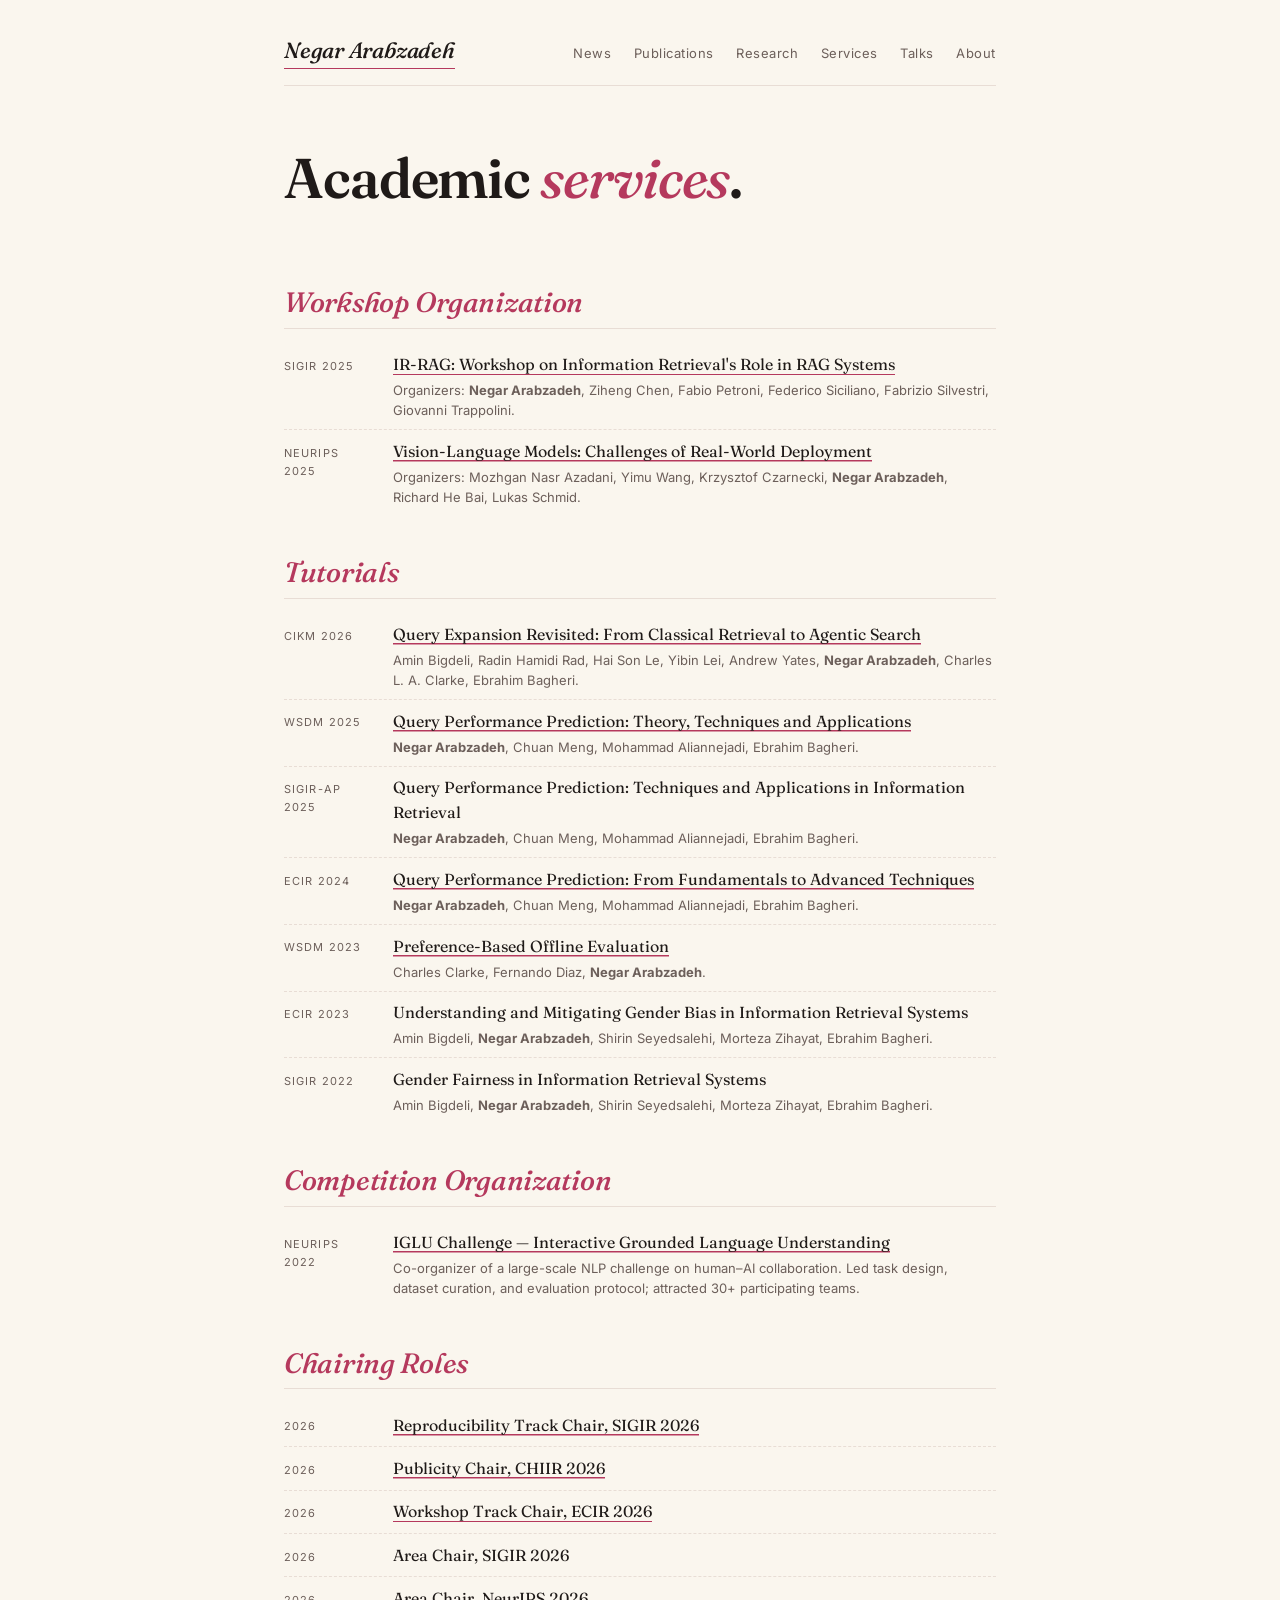
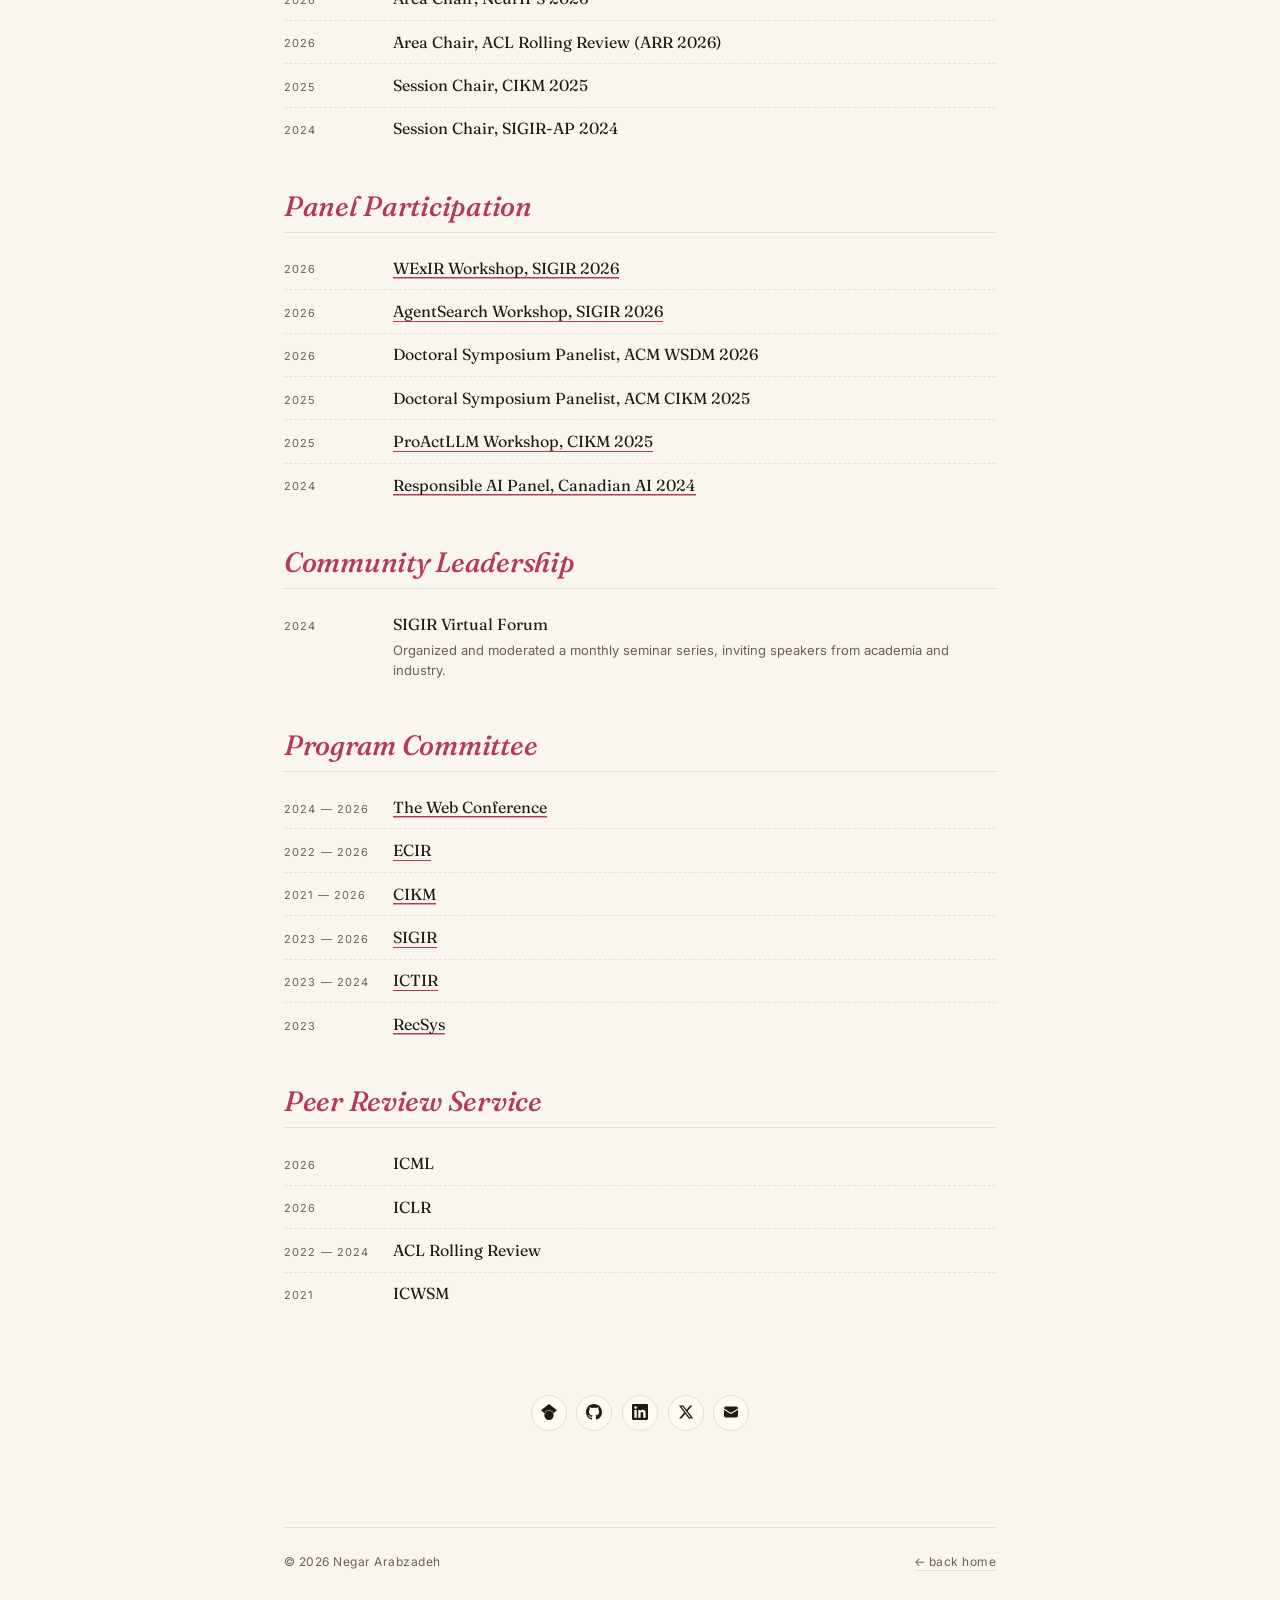
<file: service.html>
<!doctype html>
<html lang="en">
<head>
  <meta charset="utf-8">
  <meta name="viewport" content="width=device-width, initial-scale=1">
  <title>Service &middot; Negar Arabzadeh</title>
  <meta name="description" content="Community service, professional service, and awards of Negar Arabzadeh.">

  <meta property="og:type" content="website">
  <meta property="og:site_name" content="Negar Arabzadeh">
  <meta property="og:url" content="https://negara.info/service.html">
  <meta property="og:title" content="Service · Negar Arabzadeh">
  <meta property="og:description" content="Community service, professional service, and awards of Negar Arabzadeh.">
  <meta property="og:image" content="https://negara.info/assets/og.jpg">
  <meta property="og:image:type" content="image/jpeg">
  <meta property="og:image:width" content="1200">
  <meta property="og:image:height" content="630">
  <meta property="og:image:alt" content="Negar Arabzadeh">
  <meta name="twitter:card" content="summary_large_image">
  <meta name="twitter:title" content="Service · Negar Arabzadeh">
  <meta name="twitter:description" content="Community service, professional service, and awards of Negar Arabzadeh.">
  <meta name="twitter:image" content="https://negara.info/assets/og.jpg">

  <link rel="icon" href="assets/favicon.svg" type="image/svg+xml">
  <link rel="stylesheet" href="assets/styles.css">

  <link rel="preconnect" href="https://fonts.googleapis.com">
  <link rel="preconnect" href="https://fonts.gstatic.com" crossorigin>
  <link rel="stylesheet"
    href="https://fonts.googleapis.com/css2?family=Fraunces:ital,opsz,wght@0,9..144,400;0,9..144,500;0,9..144,600;0,9..144,700;1,9..144,400;1,9..144,500&family=Inter:wght@400;500;600&display=swap">
</head>
<body>
  <main class="page">

    <nav class="topnav">
      <a href="index.html" class="brand">Negar Arabzadeh</a>
      <ul>
        <li><a href="news.html">News</a></li>
        <li><a href="publications.html">Publications</a></li>
        <li><a href="research-experience.html">Research</a></li>
        <li><a href="service.html">Services</a></li>
        <li><a href="talks.html">Talks</a></li>
        <li><a href="about.html">About</a></li>
      </ul>
    </nav>

    <header style="margin-bottom: 3rem;">
      <h1 style="font-size: clamp(40px, 6vw, 56px); margin-bottom: 1rem;">
        Academic <span class="accent">services</span>.
      </h1>
    </header>

    <section class="section">
      <div class="svc-block">
        <h3>Workshop Organization</h3>
        <ul class="svc-list">
          <li>
            <span class="when">SIGIR 2025</span>
            <div>
              <p><a href="https://coda.io/@rstless-group/ir-rag-sigir25">IR-RAG: Workshop on Information Retrieval&apos;s Role in RAG Systems</a></p>
              <p class="meta">Organizers: <strong>Negar Arabzadeh</strong>, Ziheng Chen, Fabio Petroni, Federico Siciliano, Fabrizio Silvestri, Giovanni Trappolini.</p>
            </div>
          </li>
          <li>
            <span class="when">NeurIPS 2025</span>
            <div>
              <p><a href="https://mozhgan91.github.io/vlm4rwd-neurips25-ws/">Vision-Language Models: Challenges of Real-World Deployment</a></p>
              <p class="meta">Organizers: Mozhgan Nasr Azadani, Yimu Wang, Krzysztof Czarnecki, <strong>Negar Arabzadeh</strong>, Richard He Bai, Lukas Schmid.</p>
            </div>
          </li>
        </ul>
      </div>

      <div class="svc-block">
        <h3>Tutorials</h3>
        <ul class="svc-list">
          <li>
            <span class="when">CIKM 2026</span>
            <div>
              <p><a href="https://cikm2026.diag.uniroma1.it/accepted-tutorials/">Query Expansion Revisited: From Classical Retrieval to Agentic Search</a></p>
              <p class="meta">Amin Bigdeli, Radin Hamidi Rad, Hai Son Le, Yibin Lei, Andrew Yates, <strong>Negar Arabzadeh</strong>, Charles L.&nbsp;A. Clarke, Ebrahim Bagheri.</p>
            </div>
          </li>
          <li>
            <span class="when">WSDM 2025</span>
            <div>
              <p><a href="https://dl.acm.org/doi/abs/10.1145/3701551.3703480">Query Performance Prediction: Theory, Techniques and Applications</a></p>
              <p class="meta"><strong>Negar Arabzadeh</strong>, Chuan Meng, Mohammad Aliannejadi, Ebrahim Bagheri.</p>
            </div>
          </li>
          <li>
            <span class="when">SIGIR-AP 2025</span>
            <div>
              <p>Query Performance Prediction: Techniques and Applications in Information Retrieval</p>
              <p class="meta"><strong>Negar Arabzadeh</strong>, Chuan Meng, Mohammad Aliannejadi, Ebrahim Bagheri.</p>
            </div>
          </li>
          <li>
            <span class="when">ECIR 2024</span>
            <div>
              <p><a href="https://link.springer.com/chapter/10.1007/978-3-031-56069-9_51">Query Performance Prediction: From Fundamentals to Advanced Techniques</a></p>
              <p class="meta"><strong>Negar Arabzadeh</strong>, Chuan Meng, Mohammad Aliannejadi, Ebrahim Bagheri.</p>
            </div>
          </li>
          <li>
            <span class="when">WSDM 2023</span>
            <div>
              <p><a href="https://dl.acm.org/doi/abs/10.1145/3539597.3572725">Preference-Based Offline Evaluation</a></p>
              <p class="meta">Charles Clarke, Fernando Diaz, <strong>Negar Arabzadeh</strong>.</p>
            </div>
          </li>
          <li>
            <span class="when">ECIR 2023</span>
            <div>
              <p>Understanding and Mitigating Gender Bias in Information Retrieval Systems</p>
              <p class="meta">Amin Bigdeli, <strong>Negar Arabzadeh</strong>, Shirin Seyedsalehi, Morteza Zihayat, Ebrahim Bagheri.</p>
            </div>
          </li>
          <li>
            <span class="when">SIGIR 2022</span>
            <div>
              <p>Gender Fairness in Information Retrieval Systems</p>
              <p class="meta">Amin Bigdeli, <strong>Negar Arabzadeh</strong>, Shirin Seyedsalehi, Morteza Zihayat, Ebrahim Bagheri.</p>
            </div>
          </li>
        </ul>
      </div>

      <div class="svc-block">
        <h3>Competition Organization</h3>
        <ul class="svc-list">
          <li>
            <span class="when">NeurIPS 2022</span>
            <div>
              <p><a href="https://www.aicrowd.com/challenges/neurips-2022-iglu-challenge">IGLU Challenge &mdash; Interactive Grounded Language Understanding</a></p>
              <p class="meta">Co-organizer of a large-scale NLP challenge on human&ndash;AI collaboration. Led task design, dataset curation, and evaluation protocol; attracted 30+ participating teams.</p>
            </div>
          </li>
        </ul>
      </div>

      <div class="svc-block">
        <h3>Chairing Roles</h3>
        <ul class="svc-list">
          <li>
            <span class="when">2026</span>
            <div>
              <p><a href="https://sigir2026.org/en-AU/pages/submissions/reproducibility-track">Reproducibility Track Chair, SIGIR 2026</a></p>
            </div>
          </li>
          <li>
            <span class="when">2026</span>
            <div>
              <p><a href="https://chiir2026.github.io/organizers.html">Publicity Chair, CHIIR 2026</a></p>
            </div>
          </li>
          <li>
            <span class="when">2026</span>
            <div>
              <p><a href="https://ecir2026.eu/organization">Workshop Track Chair, ECIR 2026</a></p>
            </div>
          </li>
          <li>
            <span class="when">2026</span>
            <div><p>Area Chair, SIGIR 2026</p></div>
          </li>
          <li>
            <span class="when">2026</span>
            <div><p>Area Chair, NeurIPS 2026</p></div>
          </li>
          <li>
            <span class="when">2026</span>
            <div><p>Area Chair, ACL Rolling Review (ARR 2026)</p></div>
          </li>
          <li>
            <span class="when">2025</span>
            <div><p>Session Chair, CIKM 2025</p></div>
          </li>
          <li>
            <span class="when">2024</span>
            <div><p>Session Chair, SIGIR-AP 2024</p></div>
          </li>
        </ul>
      </div>

      <div class="svc-block">
        <h3>Panel Participation</h3>
        <ul class="svc-list">
          <li>
            <span class="when">2026</span>
            <div><p><a href="https://xirworkshop.github.io/">WExIR Workshop, SIGIR 2026</a></p></div>
          </li>
          <li>
            <span class="when">2026</span>
            <div><p><a href="https://agent-search.github.io/agentsearch-sigir26/">AgentSearch Workshop, SIGIR 2026</a></p></div>
          </li>
          <li>
            <span class="when">2026</span>
            <div><p>Doctoral Symposium Panelist, ACM WSDM 2026</p></div>
          </li>
          <li>
            <span class="when">2025</span>
            <div><p>Doctoral Symposium Panelist, ACM CIKM 2025</p></div>
          </li>
          <li>
            <span class="when">2025</span>
            <div><p><a href="https://proactllm.github.io/">ProActLLM Workshop, CIKM 2025</a></p></div>
          </li>
          <li>
            <span class="when">2024</span>
            <div><p><a href="https://www.caiac.ca/en/conferences/canadianai-2024/responsible-ai">Responsible AI Panel, Canadian AI 2024</a></p></div>
          </li>
        </ul>
      </div>

      <div class="svc-block">
        <h3>Community Leadership</h3>
        <ul class="svc-list">
          <li>
            <span class="when">2024</span>
            <div>
              <p>SIGIR Virtual Forum</p>
              <p class="meta">Organized and moderated a monthly seminar series, inviting speakers from academia and industry.</p>
            </div>
          </li>
        </ul>
      </div>

      <div class="svc-block">
        <h3>Program Committee</h3>
        <ul class="svc-list">
          <li><span class="when">2024 &mdash; 2026</span><div><p><a href="https://www2026.thewebconf.org/">The Web Conference</a></p></div></li>
          <li><span class="when">2022 &mdash; 2026</span><div><p><a href="https://ecir2026.eu/">ECIR</a></p></div></li>
          <li><span class="when">2021 &mdash; 2026</span><div><p><a href="https://cikm2026.diag.uniroma1.it/">CIKM</a></p></div></li>
          <li><span class="when">2023 &mdash; 2026</span><div><p><a href="https://sigir2026.org/en-AU">SIGIR</a></p></div></li>
          <li><span class="when">2023 &mdash; 2024</span><div><p><a href="https://sigir.org/conferences/ictir/">ICTIR</a></p></div></li>
          <li><span class="when">2023</span><div><p><a href="https://recsys.acm.org/">RecSys</a></p></div></li>
        </ul>
      </div>

      <div class="svc-block">
        <h3>Peer Review Service</h3>
        <ul class="svc-list">
          <li><span class="when">2026</span><div><p>ICML</p></div></li>
          <li><span class="when">2026</span><div><p>ICLR</p></div></li>
          <li><span class="when">2022 &mdash; 2024</span><div><p>ACL Rolling Review</p></div></li>
          <li><span class="when">2021</span><div><p>ICWSM</p></div></li>
        </ul>
      </div>
    </section>

        <ul class="socials" style="justify-content: center; margin-top: 4rem;" aria-label="social links">
      <li><a href="https://scholar.google.co.in/citations?user=R_1o4RIAAAAJ&hl=en" aria-label="Google Scholar" title="Google Scholar">
        <svg viewBox="0 0 24 24" aria-hidden="true"><path d="M5.242 13.769L0 9.5 12 0l12 9.5-5.242 4.269C17.548 11.249 14.978 9.5 12 9.5c-2.977 0-5.548 1.748-6.758 4.269zM12 10a7 7 0 1 0 0 14 7 7 0 0 0 0-14z"/></svg>
      </a></li>
      <li><a href="https://github.com/Narabzad" aria-label="GitHub" title="GitHub">
        <svg viewBox="0 0 24 24" aria-hidden="true"><path d="M12 0C5.37 0 0 5.37 0 12c0 5.31 3.435 9.795 8.205 11.385.6.105.825-.255.825-.57 0-.285-.015-1.23-.015-2.235-3.015.555-3.795-.735-4.035-1.41-.135-.345-.72-1.41-1.23-1.695-.42-.225-1.02-.78-.015-.795.945-.015 1.62.87 1.845 1.23 1.08 1.815 2.805 1.305 3.495.99.105-.78.42-1.305.765-1.605-2.67-.3-5.46-1.335-5.46-5.925 0-1.305.465-2.385 1.23-3.225-.12-.3-.54-1.53.12-3.18 0 0 1.005-.315 3.3 1.23.96-.27 1.98-.405 3-.405s2.04.135 3 .405c2.295-1.56 3.3-1.23 3.3-1.23.66 1.65.24 2.88.12 3.18.765.84 1.23 1.905 1.23 3.225 0 4.605-2.805 5.625-5.475 5.925.435.375.81 1.095.81 2.22 0 1.605-.015 2.895-.015 3.3 0 .315.225.69.825.57A12.02 12.02 0 0024 12c0-6.63-5.37-12-12-12z"/></svg>
      </a></li>
      <li><a href="https://www.linkedin.com/in/n-arabzadeh/" aria-label="LinkedIn" title="LinkedIn">
        <svg viewBox="0 0 24 24" aria-hidden="true"><path d="M20.447 20.452h-3.554v-5.569c0-1.328-.027-3.037-1.852-3.037-1.853 0-2.136 1.445-2.136 2.939v5.667H9.351V9h3.414v1.561h.046c.477-.9 1.637-1.85 3.37-1.85 3.601 0 4.267 2.37 4.267 5.455v6.286zM5.337 7.433a2.062 2.062 0 1 1 0-4.124 2.062 2.062 0 0 1 0 4.124zM7.119 20.452H3.555V9h3.564v11.452zM22.225 0H1.771C.792 0 0 .774 0 1.729v20.542C0 23.227.792 24 1.771 24h20.451C23.2 24 24 23.227 24 22.271V1.729C24 .774 23.2 0 22.222 0h.003z"/></svg>
      </a></li>
      <li><a href="https://x.com/negarempr" aria-label="X (Twitter)" title="X / Twitter">
        <svg viewBox="0 0 24 24" aria-hidden="true"><path d="M18.244 2.25h3.308l-7.227 8.26 8.502 11.24H16.17l-5.214-6.817L4.99 21.75H1.68l7.73-8.835L1.254 2.25H8.08l4.713 6.231zm-1.161 17.52h1.833L7.084 4.126H5.117z"/></svg>
      </a></li>
      <li><a href="mailto:negara@berkeley.edu" aria-label="Email" title="Email">
        <svg viewBox="0 0 24 24" aria-hidden="true"><path d="M1.5 8.67v8.58a3 3 0 0 0 3 3h15a3 3 0 0 0 3-3V8.67l-8.928 5.493a3 3 0 0 1-3.144 0L1.5 8.67ZM22.5 6.908V6.75a3 3 0 0 0-3-3h-15a3 3 0 0 0-3 3v.158l9.714 5.978a1.5 1.5 0 0 0 1.572 0L22.5 6.908Z"/></svg>
      </a></li>
    </ul>

    <footer class="foot">
      <span>&copy; 2026 Negar Arabzadeh</span>
      <span><a href="index.html">&larr; back home</a></span>
    </footer>

  </main>
</body>
</html>
</file>
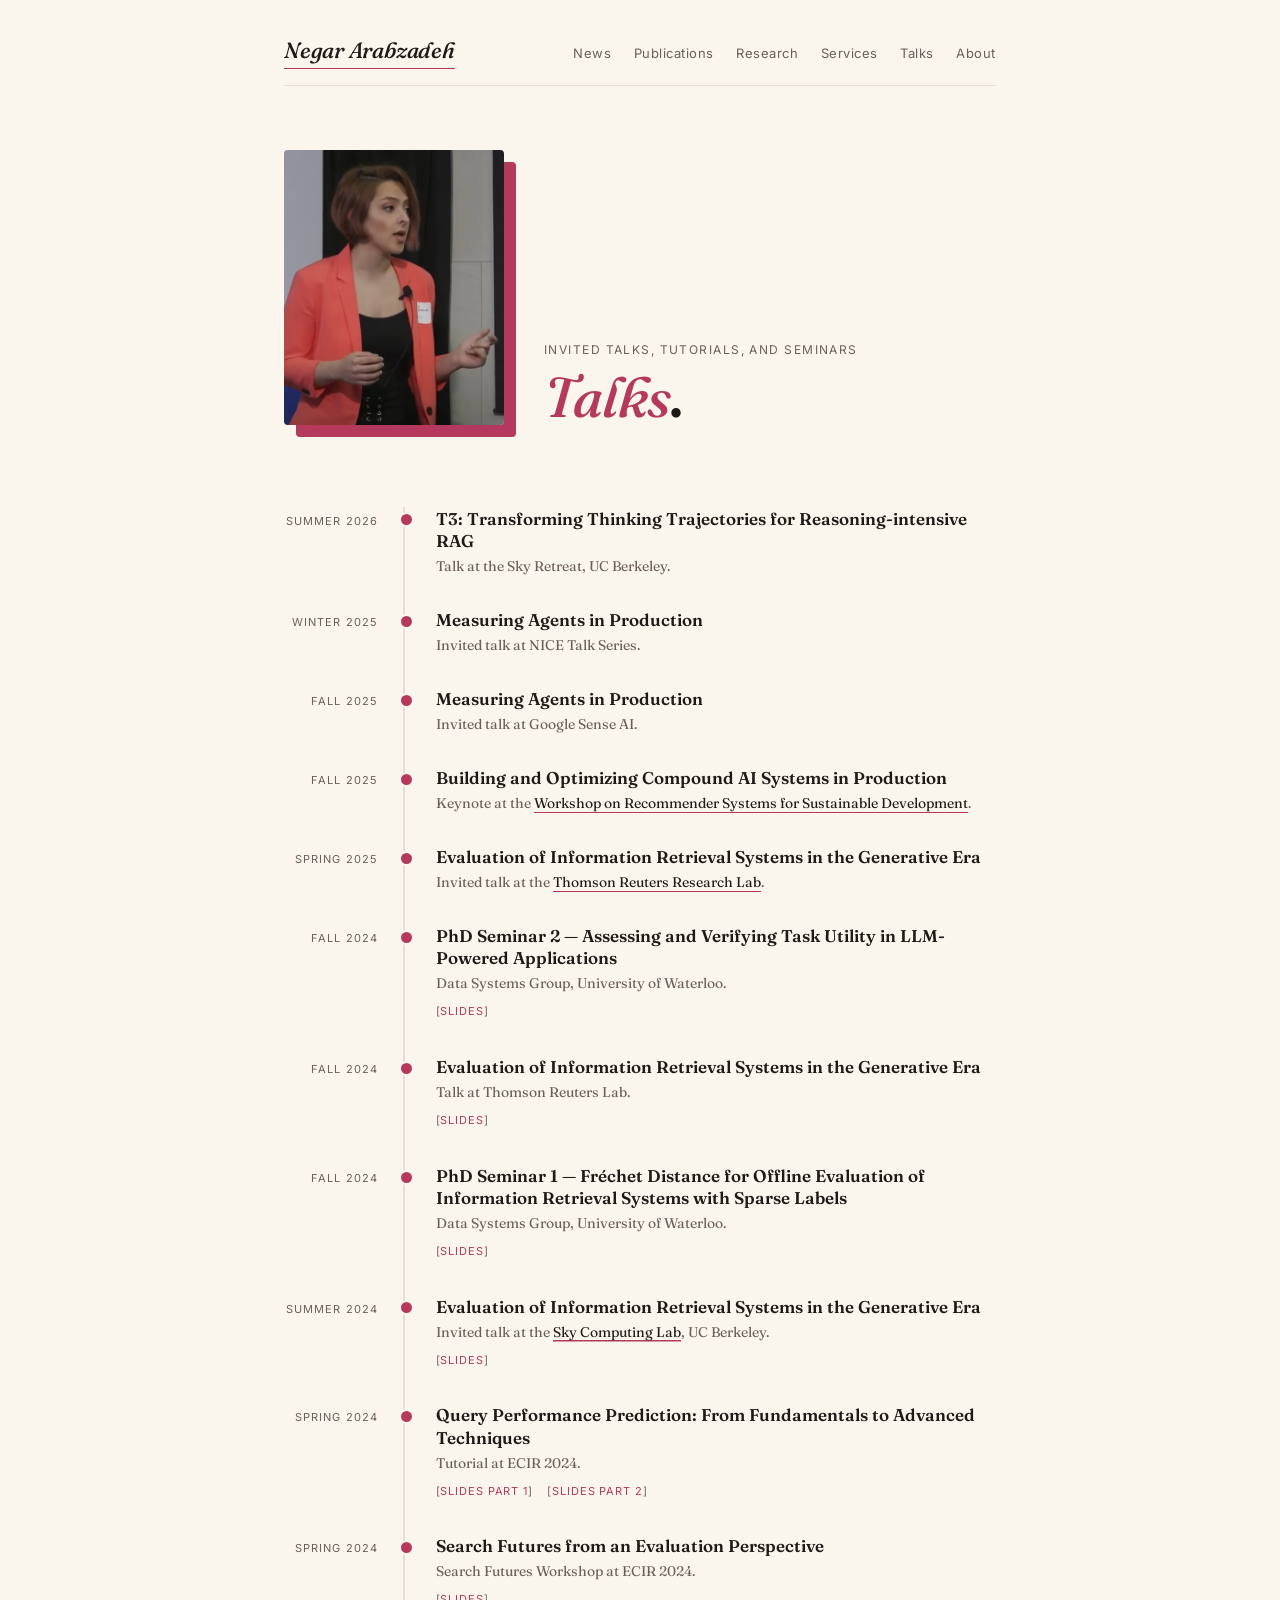
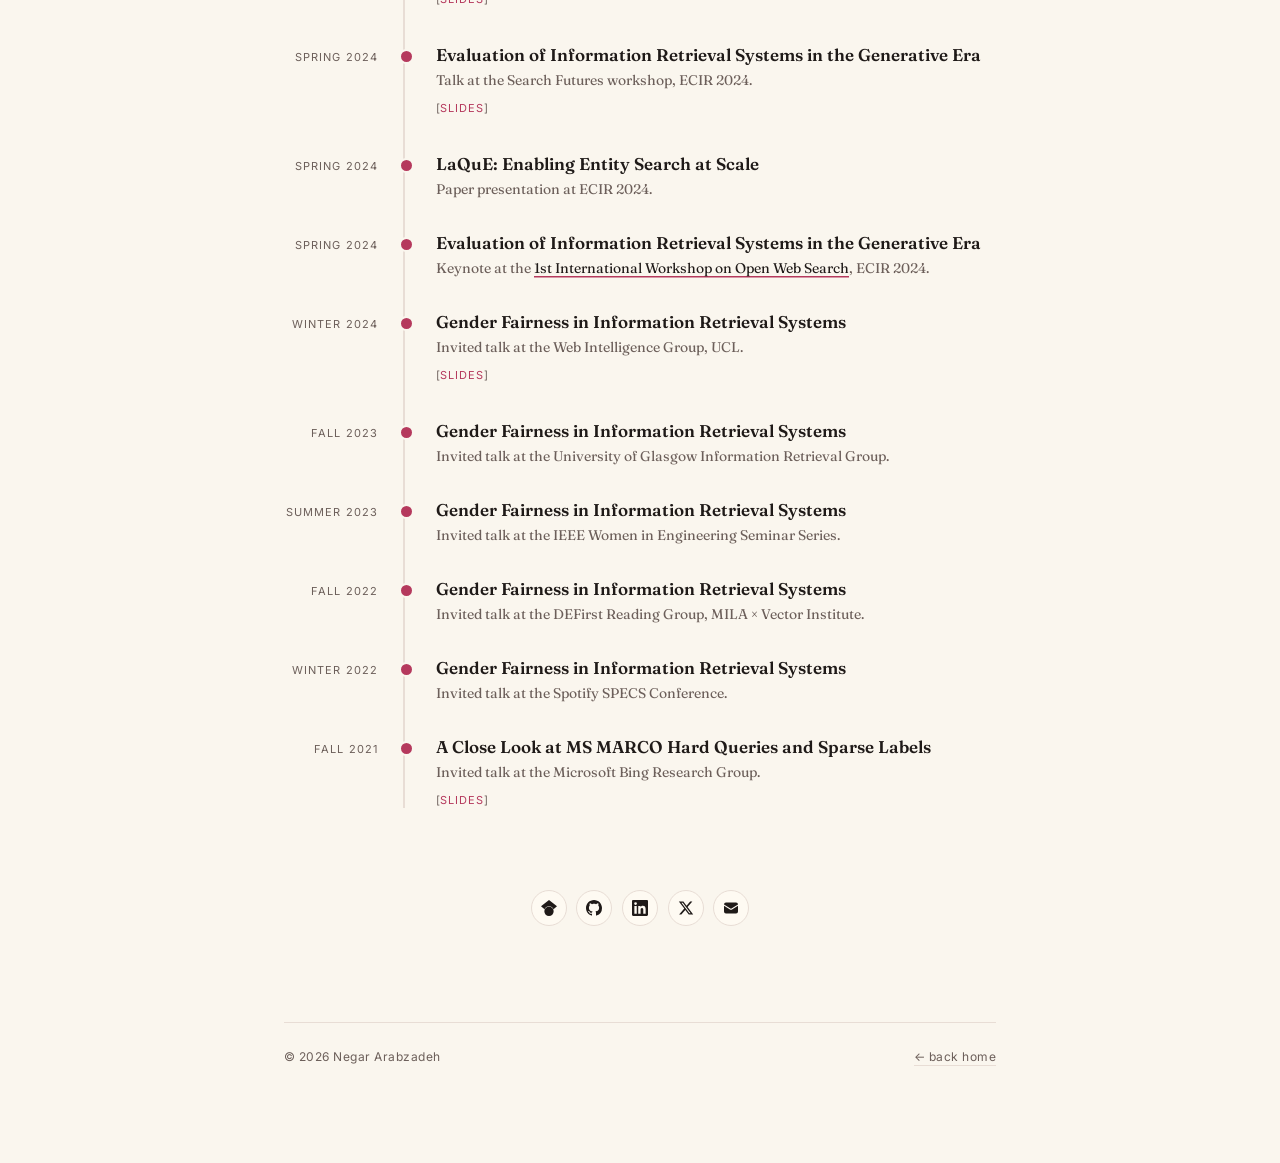
<file: talks.html>
<!doctype html>
<html lang="en">
<head>
  <meta charset="utf-8">
  <meta name="viewport" content="width=device-width, initial-scale=1">
  <title>Talks &middot; Negar Arabzadeh</title>
  <meta name="description" content="Invited talks, tutorials, and seminars by Negar Arabzadeh.">

  <meta property="og:type" content="website">
  <meta property="og:site_name" content="Negar Arabzadeh">
  <meta property="og:url" content="https://negara.info/talks.html">
  <meta property="og:title" content="Talks · Negar Arabzadeh">
  <meta property="og:description" content="Invited talks, tutorials, and seminars by Negar Arabzadeh.">
  <meta property="og:image" content="https://negara.info/assets/og.jpg">
  <meta property="og:image:type" content="image/jpeg">
  <meta property="og:image:width" content="1200">
  <meta property="og:image:height" content="630">
  <meta property="og:image:alt" content="Negar Arabzadeh">
  <meta name="twitter:card" content="summary_large_image">
  <meta name="twitter:title" content="Talks · Negar Arabzadeh">
  <meta name="twitter:description" content="Invited talks, tutorials, and seminars by Negar Arabzadeh.">
  <meta name="twitter:image" content="https://negara.info/assets/og.jpg">

  <link rel="icon" href="assets/favicon.svg" type="image/svg+xml">
  <link rel="stylesheet" href="assets/styles.css">

  <link rel="preconnect" href="https://fonts.googleapis.com">
  <link rel="preconnect" href="https://fonts.gstatic.com" crossorigin>
  <link rel="stylesheet"
    href="https://fonts.googleapis.com/css2?family=Fraunces:ital,opsz,wght@0,9..144,400;0,9..144,500;0,9..144,600;0,9..144,700;1,9..144,400;1,9..144,500&family=Inter:wght@400;500;600&display=swap">
</head>
<body>
  <main class="page">

    <nav class="topnav">
      <a href="index.html" class="brand">Negar Arabzadeh</a>
      <ul>
        <li><a href="news.html">News</a></li>
        <li><a href="publications.html">Publications</a></li>
        <li><a href="research-experience.html">Research</a></li>
        <li><a href="service.html">Services</a></li>
        <li><a href="talks.html">Talks</a></li>
        <li><a href="about.html">About</a></li>
      </ul>
    </nav>

    <header class="talks-hero">
      <div class="talks-hero-photo">
        <img src="assets/d24461_b30f7971a4fb4c3086421a23ffde3888~mv2.avif" alt="Negar Arabzadeh giving a talk">
      </div>
      <div class="talks-hero-text">
        <p class="subtitle" style="margin-bottom: 0.6rem;">invited talks, tutorials, and seminars</p>
        <h1 style="font-size: clamp(40px, 6vw, 56px); margin-bottom: 0;">
          <span class="accent">Talks</span>.
        </h1>
      </div>
    </header>

    <ul class="talk-timeline">

      <li>
        <span class="when">Summer 2026</span>
        <span class="marker"></span>
        <div class="content">
          <p class="talk-title">T3: Transforming Thinking Trajectories for Reasoning-intensive RAG</p>
          <p class="venue">Talk at the Sky Retreat, UC Berkeley.</p>
        </div>
      </li>

      <li>
        <span class="when">Winter 2025</span>
        <span class="marker"></span>
        <div class="content">
          <p class="talk-title">Measuring Agents in Production</p>
          <p class="venue">Invited talk at NICE Talk Series.</p>
        </div>
      </li>

      <li>
        <span class="when">Fall 2025</span>
        <span class="marker"></span>
        <div class="content">
          <p class="talk-title">Measuring Agents in Production</p>
          <p class="venue">Invited talk at Google Sense AI.</p>
        </div>
      </li>

      <li>
        <span class="when">Fall 2025</span>
        <span class="marker"></span>
        <div class="content">
          <p class="talk-title">Building and Optimizing Compound AI Systems in Production</p>
          <p class="venue">Keynote at the <a href="https://rs4sd-workshop.github.io/">Workshop on Recommender Systems for Sustainable Development</a>.</p>
        </div>
      </li>

      <li>
        <span class="when">Spring 2025</span>
        <span class="marker"></span>
        <div class="content">
          <p class="talk-title">Evaluation of Information Retrieval Systems in the Generative Era</p>
          <p class="venue">Invited talk at the <a href="https://www.thomsonreuters.com/en/artificial-intelligence">Thomson Reuters Research Lab</a>.</p>
        </div>
      </li>

      <li>
        <span class="when">Fall 2024</span>
        <span class="marker"></span>
        <div class="content">
          <p class="talk-title">PhD Seminar 2 &mdash; Assessing and Verifying Task Utility in LLM-Powered Applications</p>
          <p class="venue">Data Systems Group, University of Waterloo.</p>
          <ul class="resources"><li><a href="https://docs.google.com/presentation/d/1TucN_GECYc3j7dWHww5p40yA1lgwO2FNq4CM48zAMS0/edit">Slides</a></li></ul>
        </div>
      </li>

      <li>
        <span class="when">Fall 2024</span>
        <span class="marker"></span>
        <div class="content">
          <p class="talk-title">Evaluation of Information Retrieval Systems in the Generative Era</p>
          <p class="venue">Talk at Thomson Reuters Lab.</p>
          <ul class="resources"><li><a href="https://docs.google.com/presentation/d/1Fr6X4Pz5Rj4j64Cp_ICw9oMYi_-GshOvWmu0leu2w4k/edit">Slides</a></li></ul>
        </div>
      </li>

      <li>
        <span class="when">Fall 2024</span>
        <span class="marker"></span>
        <div class="content">
          <p class="talk-title">PhD Seminar 1 &mdash; Fr&eacute;chet Distance for Offline Evaluation of Information Retrieval Systems with Sparse Labels</p>
          <p class="venue">Data Systems Group, University of Waterloo.</p>
          <ul class="resources"><li><a href="https://docs.google.com/presentation/d/1PnHOyIljYPLFQqRQ9xxrpkSQWLkrGMKxgC3TtWwRJBY/edit">Slides</a></li></ul>
        </div>
      </li>

      <li>
        <span class="when">Summer 2024</span>
        <span class="marker"></span>
        <div class="content">
          <p class="talk-title">Evaluation of Information Retrieval Systems in the Generative Era</p>
          <p class="venue">Invited talk at the <a href="https://sky.cs.berkeley.edu/">Sky Computing Lab</a>, UC Berkeley.</p>
          <ul class="resources"><li><a href="https://docs.google.com/presentation/d/1XPOuuBymJVAcL1LRdVvCPvQ5vn3GCKjNy-Mw1kAKXrc/edit">Slides</a></li></ul>
        </div>
      </li>

      <li>
        <span class="when">Spring 2024</span>
        <span class="marker"></span>
        <div class="content">
          <p class="talk-title">Query Performance Prediction: From Fundamentals to Advanced Techniques</p>
          <p class="venue">Tutorial at ECIR 2024.</p>
          <ul class="resources">
            <li><a href="https://docs.google.com/presentation/d/1HlM9zLXpUxcTU3JZ74jODNIj9jsjmpUDOfNwisXCCek/edit">Slides part&nbsp;1</a></li>
            <li><a href="https://docs.google.com/presentation/d/15Zhim59n48q1lx0wajEfUkQR_toPMlih/edit">Slides part&nbsp;2</a></li>
          </ul>
        </div>
      </li>

      <li>
        <span class="when">Spring 2024</span>
        <span class="marker"></span>
        <div class="content">
          <p class="talk-title">Search Futures from an Evaluation Perspective</p>
          <p class="venue">Search Futures Workshop at ECIR 2024.</p>
          <ul class="resources"><li><a href="https://docs.google.com/presentation/d/1pmA-N1KwoHxAuTWYLkedi-0o8nWQ7rMvyEoFxWk6M64/edit">Slides</a></li></ul>
        </div>
      </li>

      <li>
        <span class="when">Spring 2024</span>
        <span class="marker"></span>
        <div class="content">
          <p class="talk-title">Evaluation of Information Retrieval Systems in the Generative Era</p>
          <p class="venue">Talk at the Search Futures workshop, ECIR 2024.</p>
          <ul class="resources"><li><a href="https://docs.google.com/presentation/d/14BQGh8GL-l_Pis0-WKcbX8jG3FPRS0HgQhR_zXoCtlo/edit">Slides</a></li></ul>
        </div>
      </li>

      <li>
        <span class="when">Spring 2024</span>
        <span class="marker"></span>
        <div class="content">
          <p class="talk-title">LaQuE: Enabling Entity Search at Scale</p>
          <p class="venue">Paper presentation at ECIR 2024.</p>
        </div>
      </li>

      <li>
        <span class="when">Spring 2024</span>
        <span class="marker"></span>
        <div class="content">
          <p class="talk-title">Evaluation of Information Retrieval Systems in the Generative Era</p>
          <p class="venue">Keynote at the <a href="https://opensearchfoundation.org/wows2024/">1st International Workshop on Open Web Search</a>, ECIR 2024.</p>
        </div>
      </li>

      <li>
        <span class="when">Winter 2024</span>
        <span class="marker"></span>
        <div class="content">
          <p class="talk-title">Gender Fairness in Information Retrieval Systems</p>
          <p class="venue">Invited talk at the Web Intelligence Group, UCL.</p>
          <ul class="resources"><li><a href="https://docs.google.com/presentation/d/1gSZ69aT2aRTytwy1TbjXr16gZGvG0z3znglFr0wVbmI/edit">Slides</a></li></ul>
        </div>
      </li>

      <li>
        <span class="when">Fall 2023</span>
        <span class="marker"></span>
        <div class="content">
          <p class="talk-title">Gender Fairness in Information Retrieval Systems</p>
          <p class="venue">Invited talk at the University of Glasgow Information Retrieval Group.</p>
        </div>
      </li>

      <li>
        <span class="when">Summer 2023</span>
        <span class="marker"></span>
        <div class="content">
          <p class="talk-title">Gender Fairness in Information Retrieval Systems</p>
          <p class="venue">Invited talk at the IEEE Women in Engineering Seminar Series.</p>
        </div>
      </li>

      <li>
        <span class="when">Fall 2022</span>
        <span class="marker"></span>
        <div class="content">
          <p class="talk-title">Gender Fairness in Information Retrieval Systems</p>
          <p class="venue">Invited talk at the DEFirst Reading Group, MILA &times; Vector Institute.</p>
        </div>
      </li>

      <li>
        <span class="when">Winter 2022</span>
        <span class="marker"></span>
        <div class="content">
          <p class="talk-title">Gender Fairness in Information Retrieval Systems</p>
          <p class="venue">Invited talk at the Spotify SPECS Conference.</p>
        </div>
      </li>

      <li>
        <span class="when">Fall 2021</span>
        <span class="marker"></span>
        <div class="content">
          <p class="talk-title">A Close Look at MS MARCO Hard Queries and Sparse Labels</p>
          <p class="venue">Invited talk at the Microsoft Bing Research Group.</p>
          <ul class="resources"><li><a href="https://drive.google.com/file/d/1vGb5IbjhhSmk19igX5lixlbSA-CWlgts/view">Slides</a></li></ul>
        </div>
      </li>

    </ul>

        <ul class="socials" style="justify-content: center; margin-top: 4rem;" aria-label="social links">
      <li><a href="https://scholar.google.co.in/citations?user=R_1o4RIAAAAJ&hl=en" aria-label="Google Scholar" title="Google Scholar">
        <svg viewBox="0 0 24 24" aria-hidden="true"><path d="M5.242 13.769L0 9.5 12 0l12 9.5-5.242 4.269C17.548 11.249 14.978 9.5 12 9.5c-2.977 0-5.548 1.748-6.758 4.269zM12 10a7 7 0 1 0 0 14 7 7 0 0 0 0-14z"/></svg>
      </a></li>
      <li><a href="https://github.com/Narabzad" aria-label="GitHub" title="GitHub">
        <svg viewBox="0 0 24 24" aria-hidden="true"><path d="M12 0C5.37 0 0 5.37 0 12c0 5.31 3.435 9.795 8.205 11.385.6.105.825-.255.825-.57 0-.285-.015-1.23-.015-2.235-3.015.555-3.795-.735-4.035-1.41-.135-.345-.72-1.41-1.23-1.695-.42-.225-1.02-.78-.015-.795.945-.015 1.62.87 1.845 1.23 1.08 1.815 2.805 1.305 3.495.99.105-.78.42-1.305.765-1.605-2.67-.3-5.46-1.335-5.46-5.925 0-1.305.465-2.385 1.23-3.225-.12-.3-.54-1.53.12-3.18 0 0 1.005-.315 3.3 1.23.96-.27 1.98-.405 3-.405s2.04.135 3 .405c2.295-1.56 3.3-1.23 3.3-1.23.66 1.65.24 2.88.12 3.18.765.84 1.23 1.905 1.23 3.225 0 4.605-2.805 5.625-5.475 5.925.435.375.81 1.095.81 2.22 0 1.605-.015 2.895-.015 3.3 0 .315.225.69.825.57A12.02 12.02 0 0024 12c0-6.63-5.37-12-12-12z"/></svg>
      </a></li>
      <li><a href="https://www.linkedin.com/in/n-arabzadeh/" aria-label="LinkedIn" title="LinkedIn">
        <svg viewBox="0 0 24 24" aria-hidden="true"><path d="M20.447 20.452h-3.554v-5.569c0-1.328-.027-3.037-1.852-3.037-1.853 0-2.136 1.445-2.136 2.939v5.667H9.351V9h3.414v1.561h.046c.477-.9 1.637-1.85 3.37-1.85 3.601 0 4.267 2.37 4.267 5.455v6.286zM5.337 7.433a2.062 2.062 0 1 1 0-4.124 2.062 2.062 0 0 1 0 4.124zM7.119 20.452H3.555V9h3.564v11.452zM22.225 0H1.771C.792 0 0 .774 0 1.729v20.542C0 23.227.792 24 1.771 24h20.451C23.2 24 24 23.227 24 22.271V1.729C24 .774 23.2 0 22.222 0h.003z"/></svg>
      </a></li>
      <li><a href="https://x.com/negarempr" aria-label="X (Twitter)" title="X / Twitter">
        <svg viewBox="0 0 24 24" aria-hidden="true"><path d="M18.244 2.25h3.308l-7.227 8.26 8.502 11.24H16.17l-5.214-6.817L4.99 21.75H1.68l7.73-8.835L1.254 2.25H8.08l4.713 6.231zm-1.161 17.52h1.833L7.084 4.126H5.117z"/></svg>
      </a></li>
      <li><a href="mailto:negara@berkeley.edu" aria-label="Email" title="Email">
        <svg viewBox="0 0 24 24" aria-hidden="true"><path d="M1.5 8.67v8.58a3 3 0 0 0 3 3h15a3 3 0 0 0 3-3V8.67l-8.928 5.493a3 3 0 0 1-3.144 0L1.5 8.67ZM22.5 6.908V6.75a3 3 0 0 0-3-3h-15a3 3 0 0 0-3 3v.158l9.714 5.978a1.5 1.5 0 0 0 1.572 0L22.5 6.908Z"/></svg>
      </a></li>
    </ul>

    <footer class="foot">
      <span>&copy; 2026 Negar Arabzadeh</span>
      <span><a href="index.html">&larr; back home</a></span>
    </footer>

  </main>
</body>
</html>
</file>
<file: assets/styles.css>
/* -----------------------------------------------------------------
   negara.me — personal site
   tweak the variables in :root to change the whole look at once
   ----------------------------------------------------------------- */

:root {
  --bg: #faf6ee;            /* ivory */
  --paper: #fefaf2;         /* lighter ivory card surface */
  --ink: #1f1a18;           /* warm near-black */
  --muted: #6c5f5a;         /* secondary text, warm taupe */
  --rule: #e8ddd5;          /* hairline, soft blush-beige */
  --accent: #b5395d;        /* rose burgundy, brighter */
  --accent-soft: #f0cad6;   /* light blush */
  --highlight: #f4e2a8;     /* mustard / antique gold for marker highlight */

  --serif: "Fraunces", "Iowan Old Style", "Hoefler Text", Georgia, serif;
  --sans: "Inter", system-ui, -apple-system, "Segoe UI", sans-serif;

  --max: 760px;
  --max-wide: 920px;
}

* { box-sizing: border-box; }

html { scroll-behavior: smooth; }

body {
  margin: 0;
  background: var(--bg);
  color: var(--ink);
  font-family: var(--serif);
  font-size: 18px;
  line-height: 1.65;
  -webkit-font-smoothing: antialiased;
  text-rendering: optimizeLegibility;
  font-feature-settings: "kern", "liga", "onum";
}

::selection {
  background: var(--highlight);
  color: var(--ink);
}

.page {
  max-width: var(--max);
  margin: 0 auto;
  padding: 2rem 1.5rem 6rem;
}
.page--wide { max-width: var(--max-wide); }

/* -------- top nav -------- */
.topnav {
  display: flex;
  justify-content: space-between;
  align-items: baseline;
  padding-bottom: 1rem;
  margin-bottom: 4rem;
  border-bottom: 1px solid var(--rule);
}
.topnav .brand {
  font-family: var(--serif);
  font-style: italic;
  font-weight: 500;
  font-size: 22px;
  text-decoration: none;
  color: var(--ink);
  letter-spacing: -0.01em;
}
.topnav .brand:hover { color: var(--accent); }
.topnav ul {
  list-style: none;
  display: flex;
  flex-wrap: wrap;
  gap: 1.4rem;
  margin: 0;
  padding: 0;
  font-family: var(--sans);
  font-size: 13px;
  letter-spacing: 0.04em;
}
.topnav ul a {
  color: var(--muted);
  text-decoration: none;
  background: none;
  position: relative;
  padding-bottom: 2px;
}
.topnav ul a:hover { color: var(--accent); }
.topnav ul a::after {
  content: "";
  position: absolute;
  left: 0; right: 0; bottom: 0;
  height: 1.5px;
  background: var(--accent);
  transform: scaleX(0);
  transform-origin: left center;
  transition: transform 0.25s ease;
}
.topnav ul a:hover::after { transform: scaleX(1); }

/* -------- inline link style (default) -------- */
main a {
  color: var(--ink);
  text-decoration: none;
  background-image: linear-gradient(var(--accent), var(--accent));
  background-position: 0 100%;
  background-repeat: no-repeat;
  background-size: 100% 1.5px;
  transition: background-size 0.2s ease, color 0.2s ease;
  padding-bottom: 1px;
}
main a:hover {
  color: var(--accent);
  background-size: 100% 100%;
  background-image: linear-gradient(var(--accent-soft), var(--accent-soft));
  color: var(--ink);
}

/* -------- hero -------- */
.hero {
  display: grid;
  grid-template-columns: 200px 1fr;
  gap: 3rem;
  align-items: start;
  margin-bottom: 5rem;
}
@media (max-width: 640px) {
  .hero { grid-template-columns: 1fr; gap: 2rem; }
}

.portrait {
  position: relative;
  width: 200px;
  aspect-ratio: 4 / 5;
}
.portrait::before {
  content: "";
  position: absolute;
  inset: 12px -12px -12px 12px;
  background: var(--accent);
  border-radius: 4px;
  z-index: 0;
  transition: transform 0.3s ease;
}
.portrait:hover::before {
  transform: translate(4px, 4px);
}
.portrait-link,
.portrait-link:hover {
  position: relative;
  z-index: 1;
  display: block;
  width: 100%;
  height: 100%;
  border-radius: 4px;
  background-image: none;
  padding-bottom: 0;
}
.portrait img {
  position: relative;
  z-index: 1;
  width: 100%;
  height: 100%;
  object-fit: cover;
  border-radius: 4px;
  display: block;
  background: var(--accent-soft);
}
.portrait--placeholder {
  position: relative;
  z-index: 1;
  width: 100%;
  height: 100%;
  border-radius: 4px;
  background: var(--accent-soft);
  display: flex;
  align-items: center;
  justify-content: center;
  font-family: var(--serif);
  font-style: italic;
  font-size: 56px;
  color: var(--accent);
}

.intro .hello {
  font-family: var(--sans);
  font-size: 12px;
  text-transform: uppercase;
  letter-spacing: 0.18em;
  color: var(--muted);
  margin: 0 0 0.6rem;
}

h1 {
  font-family: var(--serif);
  font-weight: 600;
  font-size: clamp(40px, 6.5vw, 64px);
  line-height: 1;
  letter-spacing: -0.02em;
  margin: 0 0 0.5rem;
}
h1 .accent {
  font-style: italic;
  font-weight: 500;
  color: var(--accent);
}

.subtitle {
  font-family: var(--sans);
  font-size: 12px;
  text-transform: uppercase;
  letter-spacing: 0.12em;
  color: var(--muted);
  margin: 0 0 1.6rem;
}

.bio {
  margin: 0 0 1rem;
  max-width: 60ch;
  font-size: 18px;
}

.currently {
  display: inline-flex;
  align-items: center;
  gap: 0.55rem;
  font-style: italic;
  color: var(--muted);
  font-size: 16px;
  margin-top: 0.25rem;
}
.dot {
  width: 8px;
  height: 8px;
  border-radius: 50%;
  background: var(--accent);
  display: inline-block;
  animation: pulse 1.8s ease-in-out infinite;
}
@keyframes pulse {
  0%, 100% { opacity: 1; transform: scale(1); }
  50%      { opacity: 0.35; transform: scale(0.85); }
}

/* link row in hero — bracketed */
.link-row {
  list-style: none;
  display: flex;
  flex-wrap: wrap;
  gap: 0.4rem 1.1rem;
  margin: 1.8rem 0 0;
  padding: 0;
  font-family: var(--sans);
  font-size: 14px;
}
.link-row a {
  background: none !important;
  color: var(--ink);
  display: inline-flex;
  align-items: baseline;
  gap: 0.15rem;
  transition: color 0.15s ease;
}
.link-row a::before { content: "["; color: var(--muted); }
.link-row a::after  { content: "]"; color: var(--muted); }
.link-row a:hover { color: var(--accent); }
.link-row a:hover::before,
.link-row a:hover::after { color: var(--accent); }

/* -------- sections -------- */
.section { margin: 5rem 0; }

.section-head {
  display: flex;
  align-items: baseline;
  gap: 1rem;
  margin-bottom: 1.8rem;
  padding-bottom: 0.6rem;
  border-bottom: 1px solid var(--rule);
}
.section-head .num {
  font-family: var(--sans);
  font-size: 11px;
  letter-spacing: 0.2em;
  color: var(--muted);
  text-transform: uppercase;
}
.section-head .section-mark {
  display: inline-flex;
  align-items: center;
  justify-content: center;
  width: 36px;
  height: 36px;
  background: var(--accent);
  color: var(--bg);
  border-radius: 50%;
  font-family: var(--serif);
  font-style: italic;
  font-weight: 600;
  font-size: 20px;
  line-height: 1;
  flex-shrink: 0;
  letter-spacing: 0;
  padding-bottom: 2px;
}
.section-head .section-mark-img {
  width: 40px;
  height: 40px;
  object-fit: contain;
  flex-shrink: 0;
}
.section-head h2 {
  margin: 0;
  font-family: var(--serif);
  font-style: italic;
  font-weight: 500;
  font-size: 30px;
  letter-spacing: -0.01em;
}
.section-head .aside {
  margin-left: auto;
  font-family: var(--sans);
  font-size: 12px;
  letter-spacing: 0.06em;
  color: var(--muted);
}

/* -------- news (year-grouped, like publications but smaller year) -------- */
.news-year {
  display: grid;
  grid-template-columns: 80px 1fr;
  gap: 1.8rem;
  margin-bottom: 2.5rem;
  align-items: start;
}
.news-year .year {
  font-family: var(--serif);
  font-style: italic;
  font-weight: 500;
  font-size: 36px;
  line-height: 1;
  color: var(--accent);
  margin: 0;
  position: sticky;
  top: 1.5rem;
  align-self: start;
}
.news-year ul.news-items {
  list-style: none;
  margin: 0;
  padding: 0;
}
.news-year ul.news-items > li {
  display: grid;
  grid-template-columns: 22px 1fr;
  gap: 0.55rem;
  padding: 0.55rem 0;
  border-bottom: 1px dashed var(--rule);
  align-items: start;
}
.news-year ul.news-items > li:last-child { border-bottom: 0; }
.news-year .emoji {
  font-size: 15px;
  line-height: 1.6;
  text-align: center;
  user-select: none;
}
.news-year p {
  margin: 0;
  line-height: 1.55;
  font-size: 16px;
}
.news-year .meta {
  margin-top: 0.25rem !important;
  font-size: 13px;
  color: var(--muted);
  font-family: var(--sans);
  line-height: 1.45;
}
.news-year .meta em {
  font-family: var(--serif);
  font-style: italic;
  color: var(--ink);
}
.news-year .news-paper-list {
  list-style: none;
  margin: 0.45rem 0 0;
  padding: 0;
}
.news-year .news-paper-list > li {
  padding: 0.4rem 0 0;
}
.news-year .news-paper-list .authors {
  margin-top: 0.1rem !important;
  font-size: 12px;
}
  font-family: var(--serif);
  color: var(--ink);
}

@media (max-width: 600px) {
  .news-year { grid-template-columns: 1fr; gap: 0.4rem; }
  .news-year .year { font-size: 28px; position: static; }
}

/* "see all news" link button */
.more-link {
  display: inline-flex;
  align-items: center;
  gap: 0.4rem;
  margin-top: 1.5rem;
  padding: 0.6rem 1.1rem;
  font-family: var(--sans);
  font-size: 13px;
  letter-spacing: 0.04em;
  text-transform: uppercase;
  color: var(--ink) !important;
  background: var(--paper) !important;
  background-image: none !important;
  border: 1px solid var(--rule);
  border-radius: 999px;
  transition: border-color 0.18s ease, color 0.18s ease, transform 0.18s ease;
}
.more-link:hover {
  border-color: var(--accent);
  color: var(--accent) !important;
  transform: translateX(2px);
}
.more-link::after {
  content: "\2192";
  font-family: var(--serif);
  color: var(--accent);
  font-size: 16px;
}

/* -------- announce callout (job market line) -------- */
.announce {
  display: inline-flex;
  align-items: baseline;
  gap: 0.55rem;
  margin: 1rem 0 0;
  padding: 0.55rem 1rem 0.55rem 0.85rem;
  background: var(--highlight);
  border-left: 3px solid var(--accent);
  font-family: var(--sans);
  font-size: 14px;
  color: var(--ink);
  border-radius: 0 3px 3px 0;
  letter-spacing: 0.01em;
}
.announce-icon { font-size: 15px; }

/* -------- page banner image (top of subpages) -------- */
.page-banner {
  position: relative;
  width: 100%;
  height: 220px;
  margin: 0 0 3rem;
  overflow: hidden;
  border-radius: 4px;
  background: var(--accent-soft);
}
.page-banner img,
.page-banner svg {
  width: 100%;
  height: 100%;
  object-fit: cover;
  display: block;
}
.page-banner::after {
  content: "";
  position: absolute;
  inset: 0;
  background: linear-gradient(180deg, transparent 60%, rgba(29,27,24,0.05) 100%);
  pointer-events: none;
}
@media (max-width: 600px) {
  .page-banner { height: 150px; }
}

/* -------- social icon row -------- */
.socials {
  list-style: none;
  display: flex;
  flex-wrap: wrap;
  gap: 0.6rem;
  margin: 1rem 0 0;
  padding: 0;
}
.socials a {
  display: inline-flex;
  align-items: center;
  justify-content: center;
  width: 36px;
  height: 36px;
  border: 1px solid var(--rule);
  border-radius: 50%;
  color: var(--ink) !important;
  background: var(--paper) !important;
  background-image: none !important;
  transition: transform 0.18s ease, border-color 0.18s ease, color 0.18s ease, background 0.18s ease;
}
.socials a:hover {
  border-color: var(--accent);
  color: var(--accent) !important;
  background: var(--bg) !important;
  transform: translateY(-2px);
}
.socials svg {
  width: 16px;
  height: 16px;
  fill: currentColor;
}

/* -------- collaboration callout -------- */
.collab {
  margin: 2.5rem 0;
  padding: 1.6rem 1.6rem 1.4rem;
  border: 1px solid var(--rule);
  border-left: 4px solid var(--accent);
  border-radius: 0 4px 4px 0;
  background: var(--paper);
}
.collab .collab-eyebrow {
  display: block;
  font-family: var(--sans);
  font-size: 11px;
  text-transform: uppercase;
  letter-spacing: 0.18em;
  color: var(--accent);
  margin-bottom: 0.5rem;
}
.collab h3 {
  font-family: var(--serif);
  font-style: italic;
  font-weight: 500;
  font-size: 24px;
  margin: 0 0 0.6rem;
}
.collab p {
  margin: 0;
  font-size: 16px;
  line-height: 1.6;
}

/* -------- publication tweaks: prominent venue -------- */
.pub-venue {
  display: inline-block;
  font-family: var(--sans);
  font-size: 11px;
  text-transform: uppercase;
  letter-spacing: 0.12em;
  color: var(--accent);
  background: var(--accent-soft);
  padding: 2px 9px;
  border-radius: 3px;
  margin-bottom: 0.45rem;
  font-weight: 600;
}
.pub-venue.is-best {
  background: var(--highlight);
  color: var(--ink);
}
.pub-list li.pub-item {
  padding: 1rem 0 1.2rem;
}
.pub-list li.pub-item .pub-title {
  font-size: 17px;
  margin-top: 0.1rem;
}

/* -------- research experience cards -------- */
.exp-list {
  list-style: none;
  margin: 0;
  padding: 0;
}
.exp-list > li {
  display: grid;
  grid-template-columns: 130px 1fr 70px;
  gap: 1.5rem;
  padding: 1.4rem 0;
  border-bottom: 1px dashed var(--rule);
  align-items: start;
}
.exp-list > li:last-child { border-bottom: 0; }
.exp-list .when {
  font-family: var(--sans);
  font-size: 12px;
  text-transform: uppercase;
  color: var(--muted);
  letter-spacing: 0.1em;
  padding-top: 0.4rem;
}
.exp-list .role {
  margin: 0;
  font-family: var(--serif);
  font-weight: 600;
  font-size: 19px;
}
.exp-list > li {
  grid-template-columns: 130px 1fr 96px;
}
.exp-list .exp-logo {
  width: 96px;
  height: 96px;
  object-fit: contain;
  border-radius: 8px;
  background: var(--paper);
  padding: 10px;
  border: 1px solid var(--rule);
  justify-self: end;
}
@media (max-width: 600px) {
  .exp-list > li { grid-template-columns: 1fr 80px; }
  .exp-list .when { grid-column: 1 / -1; padding-top: 0; }
  .exp-list > li > div:nth-child(2) { grid-column: 1; }
  .exp-list .exp-logo { grid-column: 2; width: 80px; height: 80px; }
}

/* -------- project themes + mini cards on projects.html -------- */
.theme-section {
  margin-bottom: 3rem;
}
.theme-section h2 {
  font-family: var(--serif);
  font-style: italic;
  font-weight: 500;
  font-size: 28px;
  color: var(--accent);
  letter-spacing: -0.01em;
  margin: 0 0 1.2rem;
  padding-bottom: 0.5rem;
  border-bottom: 1px solid var(--rule);
  line-height: 1.2;
}
.theme-empty {
  font-family: var(--serif);
  font-style: italic;
  color: var(--muted);
  font-size: 15px;
  padding: 1rem 0;
}

/* -------- mini project cards (grid view on projects.html) -------- */
.proj-grid {
  display: grid;
  grid-template-columns: repeat(auto-fit, minmax(280px, 1fr));
  gap: 1.4rem;
  list-style: none;
  margin: 0;
  padding: 0;
}
.proj-mini {
  display: flex;
  flex-direction: column;
  border: 1px solid var(--rule);
  border-radius: 6px;
  overflow: hidden;
  background: var(--paper) !important;
  background-image: none !important;
  color: var(--ink) !important;
  text-decoration: none;
  transition: transform 0.22s ease, box-shadow 0.22s ease, border-color 0.22s ease;
}
.proj-mini:hover {
  transform: translateY(-3px);
  box-shadow: 0 10px 22px rgba(29,27,24,0.08);
  border-color: var(--accent);
}
.proj-mini-img {
  width: 100%;
  aspect-ratio: 4 / 3;
  object-fit: contain;
  display: block;
  border-bottom: 1px solid var(--rule);
  background: var(--bg);
  padding: 12px;
}
.proj-mini-body {
  padding: 1rem 1.2rem 1.2rem;
  display: flex;
  flex-direction: column;
  flex: 1;
}
.proj-mini-meta {
  font-family: var(--sans);
  font-size: 11px;
  text-transform: uppercase;
  letter-spacing: 0.12em;
  color: var(--muted);
  margin: 0 0 0.35rem;
}
.proj-mini-title {
  font-family: var(--serif);
  font-style: italic;
  font-weight: 500;
  font-size: 22px;
  margin: 0 0 0.55rem;
  line-height: 1.2;
  letter-spacing: -0.01em;
}
.proj-mini:hover .proj-mini-title { color: var(--accent); }
.proj-mini-tldr {
  font-size: 14px;
  line-height: 1.55;
  margin: 0;
  color: var(--muted);
}
.proj-mini-arrow {
  margin-top: auto;
  padding-top: 0.8rem;
  font-family: var(--serif);
  font-style: italic;
  font-size: 14px;
  color: var(--accent);
  align-self: flex-end;
}

/* topic mini card with no image (placeholder pattern) */
.proj-mini--soon .proj-mini-img-placeholder {
  width: 100%;
  aspect-ratio: 4 / 3;
  display: block;
  background:
    linear-gradient(135deg, var(--accent-soft) 0%, var(--highlight) 100%);
  border-bottom: 1px solid var(--rule);
  position: relative;
}
.proj-mini--soon .proj-mini-img-placeholder::after {
  content: "more soon";
  position: absolute;
  inset: 0;
  display: flex;
  align-items: center;
  justify-content: center;
  font-family: var(--serif);
  font-style: italic;
  font-size: 18px;
  color: var(--accent);
  letter-spacing: 0.04em;
}
.exp-list .role .org {
  font-style: italic;
  font-weight: 500;
  color: var(--accent);
}
.exp-list .where {
  margin: 0.2rem 0 0.6rem;
  font-family: var(--sans);
  font-size: 12px;
  letter-spacing: 0.06em;
  color: var(--muted);
  text-transform: uppercase;
}
.exp-list .projects {
  margin: 0.5rem 0 0;
  padding-left: 1rem;
  list-style: square;
}
.exp-list .projects li {
  padding: 0.15rem 0;
  font-size: 15px;
}
.exp-list .projects li::marker { color: var(--accent); }
.exp-list .manager {
  margin: 0.5rem 0 0;
  font-size: 14px;
  color: var(--muted);
}
.exp-list .manager strong { color: var(--ink); font-weight: 600; }

@media (max-width: 600px) {
  .exp-list > li { grid-template-columns: 1fr; gap: 0.3rem; }
}

/* -------- service / awards -------- */
.svc-block { margin-bottom: 2.5rem; }
.svc-block h3 {
  margin: 0 0 0.9rem;
  font-family: var(--serif);
  font-style: italic;
  font-weight: 500;
  font-size: 28px;
  letter-spacing: -0.01em;
  color: var(--accent);
  border-bottom: 1px solid var(--rule);
  padding-bottom: 0.5rem;
  line-height: 1.2;
}
.svc-list {
  list-style: none;
  margin: 0;
  padding: 0;
}
.svc-list > li {
  display: grid;
  grid-template-columns: 90px 1fr;
  gap: 1.2rem;
  padding: 0.55rem 0;
  border-bottom: 1px dashed var(--rule);
  align-items: start;
}
.svc-list > li:last-child { border-bottom: 0; }
.svc-list .when {
  font-family: var(--sans);
  font-size: 11px;
  text-transform: uppercase;
  letter-spacing: 0.1em;
  color: var(--muted);
  padding-top: 0.3rem;
}
.svc-list p { margin: 0; line-height: 1.55; font-size: 16px; }
.svc-list .meta {
  margin-top: 0.2rem !important;
  font-size: 13px;
  color: var(--muted);
  font-family: var(--sans);
}
.svc-list .award-tag {
  display: inline-block;
  background: var(--highlight);
  color: var(--ink);
  font-family: var(--sans);
  font-size: 10.5px;
  letter-spacing: 0.08em;
  text-transform: uppercase;
  padding: 1px 7px;
  border-radius: 999px;
  margin-left: 0.4rem;
  vertical-align: 1px;
}
@media (max-width: 540px) {
  .svc-list > li { grid-template-columns: 1fr; gap: 0.2rem; }
}

/* -------- projects (rich card with photo) -------- */
.proj-cards {
  list-style: none;
  margin: 0;
  padding: 0;
  display: grid;
  gap: 2.2rem;
}
.proj-card {
  background: var(--paper);
  border: 1px solid var(--rule);
  border-radius: 6px;
  overflow: hidden;
  transition: box-shadow 0.25s ease, border-color 0.25s ease, transform 0.25s ease;
}
.proj-card:hover {
  border-color: var(--accent-soft);
  box-shadow: 0 10px 24px rgba(29,27,24,0.08);
  transform: translateY(-2px);
}
.proj-photo {
  display: block;
  background: var(--bg) !important;
  background-image: none !important;
  border-bottom: 1px solid var(--rule);
}
.proj-photo img {
  width: 100%;
  height: auto;
  display: block;
  transition: opacity 0.25s ease;
}
.proj-card:hover .proj-photo img {
  opacity: 0.95;
}
.proj-body {
  padding: 1.6rem 1.8rem 1.8rem;
}
.proj-meta {
  font-family: var(--sans);
  font-size: 11px;
  text-transform: uppercase;
  letter-spacing: 0.14em;
  color: var(--muted);
  margin: 0 0 0.5rem;
}
.proj-card h3 {
  margin: 0 0 0.5rem;
  font-family: var(--serif);
  font-style: italic;
  font-weight: 500;
  font-size: 30px;
  letter-spacing: -0.01em;
  line-height: 1.1;
}
.proj-tagline {
  font-family: var(--serif);
  font-style: italic;
  color: var(--accent);
  font-size: 18px;
  margin: 0 0 1rem;
  line-height: 1.4;
}
.proj-card p {
  margin: 0 0 0.8rem;
  font-size: 16px;
  line-height: 1.6;
}
.proj-card p:last-of-type { margin-bottom: 0; }
.proj-bullets {
  list-style: none;
  padding: 0;
  margin: 0.6rem 0 1rem;
  display: grid;
  gap: 0.3rem;
}
.proj-bullets li {
  padding: 0.25rem 0 0.25rem 1.1rem;
  position: relative;
  font-size: 15px;
  line-height: 1.55;
}
.proj-bullets li::before {
  content: "";
  position: absolute;
  left: 0;
  top: 0.6rem;
  width: 6px;
  height: 6px;
  border-radius: 50%;
  background: var(--accent);
}
.proj-results {
  display: grid;
  grid-template-columns: repeat(2, 1fr);
  gap: 0.8rem;
  margin: 0.8rem 0 1rem;
  padding: 1rem 1.2rem;
  background: var(--bg);
  border-left: 3px solid var(--accent);
  border-radius: 0 4px 4px 0;
}
.proj-result {
  display: flex;
  flex-direction: column;
}
.proj-result .num {
  font-family: var(--serif);
  font-style: italic;
  font-size: 28px;
  font-weight: 500;
  color: var(--accent);
  line-height: 1;
}
.proj-result .label {
  font-family: var(--sans);
  font-size: 12px;
  color: var(--muted);
  margin-top: 0.25rem;
  letter-spacing: 0.04em;
}
.proj-links {
  display: inline-flex;
  flex-wrap: wrap;
  gap: 0.4rem 1.1rem;
  list-style: none;
  margin: 1rem 0 0;
  padding: 0;
  font-family: var(--sans);
  font-size: 12px;
  letter-spacing: 0.06em;
  text-transform: uppercase;
}
.proj-links a {
  background: none !important;
  color: var(--accent) !important;
}
.proj-links a::before { content: "["; color: var(--muted); }
.proj-links a::after  { content: "]"; color: var(--muted); }

@media (max-width: 600px) {
  .proj-body { padding: 1.3rem 1.3rem 1.5rem; }
  .proj-results { grid-template-columns: 1fr; }
}

/* -------- talks hero (portrait photo + title) -------- */
.talks-hero {
  display: grid;
  grid-template-columns: 220px 1fr;
  gap: 2.5rem;
  align-items: end;
  margin-bottom: 4rem;
}
.talks-hero-photo {
  position: relative;
  width: 220px;
  aspect-ratio: 4 / 5;
}
.talks-hero-photo::before {
  content: "";
  position: absolute;
  inset: 12px -12px -12px 12px;
  background: var(--accent);
  border-radius: 4px;
  z-index: 0;
}
.talks-hero-photo img {
  position: relative;
  z-index: 1;
  width: 100%;
  height: 100%;
  object-fit: cover;
  object-position: center top;
  border-radius: 4px;
  display: block;
  background: var(--accent-soft);
}
@media (max-width: 700px) {
  .talks-hero { grid-template-columns: 1fr; gap: 2rem; }
  .talks-hero-photo { width: 180px; }
}

/* -------- talks: vertical timeline -------- */
.talk-timeline {
  list-style: none;
  margin: 0;
  padding: 0;
  position: relative;
}
.talk-timeline::before {
  content: "";
  position: absolute;
  left: 119px;
  top: 18px;
  bottom: 18px;
  width: 1.5px;
  background: var(--rule);
}
.talk-timeline > li {
  display: grid;
  grid-template-columns: 110px 24px 1fr;
  gap: 0;
  padding: 0.85rem 0;
  align-items: start;
  position: relative;
}
.talk-timeline .when {
  font-family: var(--sans);
  font-size: 11px;
  text-transform: uppercase;
  letter-spacing: 0.1em;
  color: var(--muted);
  text-align: right;
  padding: 0.55rem 1rem 0 0;
  white-space: nowrap;
}
.talk-timeline .marker {
  position: relative;
  display: flex;
  justify-content: center;
  padding-top: 0.6rem;
}
.talk-timeline .marker::before {
  content: "";
  width: 11px;
  height: 11px;
  background: var(--accent);
  border-radius: 50%;
  border: 2.5px solid var(--bg);
  display: block;
  z-index: 1;
}
.talk-timeline .content {
  padding: 0.3rem 0 0 1.1rem;
}
.talk-timeline .talk-title {
  font-family: var(--serif);
  font-weight: 600;
  font-size: 17px;
  line-height: 1.3;
  margin: 0 0 0.25rem;
}
.talk-timeline .venue {
  margin: 0;
  font-size: 14px;
  color: var(--muted);
  line-height: 1.5;
}
.talk-timeline .resources {
  margin: 0.4rem 0 0;
  padding: 0;
  list-style: none;
  display: inline-flex;
  flex-wrap: wrap;
  gap: 0.5rem 0.9rem;
  font-family: var(--sans);
  font-size: 11px;
  letter-spacing: 0.08em;
  text-transform: uppercase;
}
.talk-timeline .resources a {
  background: none !important;
  color: var(--accent) !important;
}
.talk-timeline .resources a::before { content: "["; color: var(--muted); }
.talk-timeline .resources a::after  { content: "]"; color: var(--muted); }

@media (max-width: 640px) {
  .talk-timeline > li { grid-template-columns: 1fr; gap: 0.2rem; }
  .talk-timeline::before { display: none; }
  .talk-timeline .marker { display: none; }
  .talk-timeline .when { text-align: left; padding: 0; }
  .talk-timeline .content { padding-left: 0; }
}

/* -------- two-column lists (talks, service) -------- */
.cols {
  list-style: none;
  margin: 0;
  padding: 0;
}
.cols li {
  display: grid;
  grid-template-columns: 180px 1fr;
  gap: 1.5rem;
  padding: 0.6rem 0;
  border-bottom: 1px dashed var(--rule);
}
.cols li:last-child { border-bottom: 0; }
.cols .label {
  font-family: var(--sans);
  font-size: 12px;
  text-transform: uppercase;
  letter-spacing: 0.08em;
  color: var(--muted);
  padding-top: 0.3rem;
}
.cols p, .cols div { margin: 0; }

@media (max-width: 540px) {
  .cols li { grid-template-columns: 1fr; gap: 0.2rem; }
}

/* -------- pull quote / callout -------- */
.callout {
  font-family: var(--serif);
  font-style: italic;
  font-size: 22px;
  line-height: 1.45;
  color: var(--ink);
  border-left: 3px solid var(--accent);
  padding: 0.4rem 0 0.4rem 1.2rem;
  margin: 1.5rem 0;
}

/* -------- publications -------- */
.pub-year {
  display: grid;
  grid-template-columns: 130px 1fr;
  gap: 2rem;
  margin-bottom: 3rem;
  align-items: start;
}
.pub-year .year {
  font-family: var(--serif);
  font-style: italic;
  font-weight: 500;
  font-size: 44px;
  line-height: 1;
  margin: 0;
  color: var(--accent);
  position: sticky;
  top: 1rem;
  letter-spacing: -0.01em;
}
.pub-list {
  list-style: none;
  margin: 0;
  padding: 0;
  counter-reset: pub;
}
.pub-list li {
  padding: 0.9rem 0 1.1rem;
  border-bottom: 1px dashed var(--rule);
  counter-increment: pub;
  position: relative;
}
.pub-list li:last-child { border-bottom: 0; }
.pub-title {
  margin: 0 0 0.3rem;
  font-size: 18px;
  font-weight: 600;
  line-height: 1.35;
}
.pub-title a {
  background-image: linear-gradient(var(--rule), var(--rule)) !important;
}
.pub-title a:hover {
  background-image: linear-gradient(var(--accent-soft), var(--accent-soft)) !important;
}
.pub-authors {
  margin: 0 0 0.3rem;
  font-size: 15px;
  color: var(--muted);
  line-height: 1.5;
}
.pub-authors strong {
  color: var(--ink);
  font-weight: 600;
}
.pub-meta {
  margin: 0;
  font-family: var(--sans);
  font-size: 12px;
  letter-spacing: 0.04em;
  color: var(--muted);
  text-transform: uppercase;
}
.pub-meta .venue {
  color: var(--ink);
  font-weight: 500;
}
.pub-meta .award {
  display: inline-block;
  background: var(--highlight);
  color: var(--ink);
  padding: 1px 8px;
  border-radius: 999px;
  margin-left: 0.4rem;
  text-transform: none;
  letter-spacing: 0.04em;
}
.pub-links {
  list-style: none;
  display: inline-flex;
  flex-wrap: wrap;
  gap: 0.4rem 0.8rem;
  margin: 0.4rem 0 0;
  padding: 0;
  font-family: var(--sans);
  font-size: 12px;
}
.pub-links a {
  background: none !important;
  color: var(--accent);
  text-transform: uppercase;
  letter-spacing: 0.06em;
}
.pub-links a::before { content: "["; color: var(--muted); }
.pub-links a::after  { content: "]"; color: var(--muted); }

@media (max-width: 640px) {
  .pub-year { grid-template-columns: 1fr; gap: 0.5rem; }
  .pub-year .year { font-size: 40px; position: static; }
}

/* -------- footer -------- */
footer.foot {
  margin-top: 6rem;
  padding-top: 1.5rem;
  border-top: 1px solid var(--rule);
  font-family: var(--sans);
  font-size: 12px;
  letter-spacing: 0.04em;
  color: var(--muted);
  display: flex;
  flex-wrap: wrap;
  justify-content: space-between;
  gap: 1rem;
}
footer.foot a {
  background: none;
  color: var(--muted);
  border-bottom: 1px solid var(--rule);
}
footer.foot a:hover { color: var(--accent); border-color: var(--accent); }

/* -------- small utility -------- */
.kbd {
  font-family: var(--sans);
  font-size: 11px;
  text-transform: uppercase;
  letter-spacing: 0.12em;
  color: var(--muted);
  border: 1px solid var(--rule);
  border-radius: 4px;
  padding: 1px 6px;
  background: var(--paper);
}

.divider-flourish {
  text-align: center;
  font-family: var(--serif);
  font-size: 22px;
  color: var(--accent);
  margin: 3rem 0;
  letter-spacing: 0.4em;
}

/* -------- publications search -------- */
.pub-search-wrap {
  display: flex;
  align-items: center;
  gap: 0.8rem;
  margin: 0 0 2.5rem;
  flex-wrap: wrap;
}
.pub-search {
  flex: 1;
  min-width: 240px;
  font-family: var(--sans);
  font-size: 15px;
  color: var(--ink);
  background: var(--paper);
  border: 1px solid var(--rule);
  border-radius: 4px;
  padding: 0.6rem 0.9rem;
  outline: none;
  transition: border-color 0.15s ease, box-shadow 0.15s ease;
}
.pub-search:focus {
  border-color: var(--accent);
  box-shadow: 0 0 0 3px var(--accent-soft);
}
.pub-search::placeholder { color: var(--muted); }
.pub-search-status {
  font-family: var(--sans);
  font-size: 12px;
  color: var(--muted);
  letter-spacing: 0.04em;
}

/* -------- banner cards (home → publications / research / projects / talks) -------- */
.cards-banner {
  display: grid;
  grid-template-columns: repeat(4, 1fr);
  gap: 0.6rem;
  margin: 4rem 1.6rem 2rem;
}
@media (max-width: 820px) {
  .cards-banner { grid-template-columns: repeat(2, 1fr); }
}
@media (max-width: 480px) {
  .cards-banner { grid-template-columns: 1fr; margin-left: 0; margin-right: 0; }
}

.card {
  display: grid;
  grid-template-columns: 52px 1fr auto;
  align-items: center;
  column-gap: 0.85rem;
  padding: 0.7rem 1rem 0.7rem 0.7rem;
  background: var(--paper) !important;
  background-image: none !important;
  border: 1px solid var(--rule);
  border-radius: 4px;
  color: var(--ink) !important;
  text-decoration: none;
  transition: transform 0.2s ease, box-shadow 0.2s ease, border-color 0.2s ease;
}
.card-art {
  grid-column: 1;
  grid-row: 1 / span 2;
  width: 52px;
  height: 52px;
  border-radius: 4px;
  overflow: hidden;
  display: block;
}
.card-art svg { width: 100%; height: 100%; display: block; }
.card:hover {
  transform: translate(-1px, -1px);
  box-shadow: 3px 3px 0 var(--accent);
  border-color: var(--accent);
}
.card .card-eyebrow {
  grid-column: 2;
  grid-row: 1;
  font-family: var(--sans);
  font-size: 10px;
  text-transform: uppercase;
  letter-spacing: 0.14em;
  color: var(--muted);
  margin: 0 0 0.1rem;
  align-self: end;
}
.card h3 {
  grid-column: 2;
  grid-row: 2;
  font-family: var(--serif);
  font-style: italic;
  font-weight: 500;
  font-size: 17px;
  letter-spacing: -0.01em;
  margin: 0;
  line-height: 1.2;
  align-self: start;
}
.card .card-arrow {
  grid-column: 3;
  grid-row: 1 / span 2;
  font-family: var(--serif);
  font-size: 18px;
  color: var(--accent);
  transition: transform 0.2s ease;
}
.card:hover .card-arrow {
  transform: translateX(3px);
}

/* -------- about page: things-i-love list -------- */
.loves {
  list-style: none;
  margin: 1rem 0 2rem;
  padding: 0;
}
.loves li {
  display: grid;
  grid-template-columns: 140px 1fr;
  gap: 1.5rem;
  padding: 0.6rem 0;
  border-bottom: 1px dashed var(--rule);
  align-items: baseline;
}
.loves li:last-child { border-bottom: 0; }
.loves .key {
  font-family: var(--serif);
  font-style: italic;
  font-weight: 500;
  color: var(--accent);
  font-size: 17px;
}
.loves p { margin: 0; }

@media (max-width: 540px) {
  .loves li { grid-template-columns: 1fr; gap: 0.2rem; }
}

/* -------- about page: photo strip (2 photos: board games / gaming setup) -------- */
.photo-strip {
  display: grid;
  grid-template-columns: repeat(2, 1fr);
  gap: 0.8rem;
  margin: 2.5rem 0 1rem;
}
.photo-strip img {
  width: 100%;
  aspect-ratio: 3 / 4;
  object-fit: cover;
  border-radius: 4px;
  display: block;
  background: var(--accent-soft);
  transition: transform 0.25s ease, box-shadow 0.25s ease;
}
.photo-strip img:hover {
  transform: translateY(-3px);
  box-shadow: 0 8px 16px rgba(29,27,24,0.08);
}
@media (max-width: 600px) {
  .photo-strip { grid-template-columns: 1fr 1fr; }
  .photo-strip img:nth-child(3) { grid-column: span 2; height: 180px; }
}

/* -------- about page: chaloos road photo -------- */
.road-strip {
  margin: 1.6rem 0 2rem;
}
.road-strip > img {
  width: 100%;
  max-height: 380px;
  object-fit: cover;
  border-radius: 4px;
  display: block;
  background: var(--accent-soft);
}
.road-strip figcaption {
  margin-top: 0.7rem;
  font-size: 14px;
  color: var(--muted);
  font-style: italic;
  font-family: var(--serif);
  text-align: center;
}
.road-strip figcaption span[lang="fa"] {
  font-style: normal;
  font-family: var(--serif);
  color: var(--ink);
  margin: 0 0.15rem;
}

/* -------- about page: cats grid (2x2 with 1 road + 3 cats) -------- */
.cat-grid {
  display: grid;
  grid-template-columns: repeat(2, 1fr);
  gap: 1rem;
  margin: 1.5rem 0;
}
.cat-grid figure {
  margin: 0;
}
.cat-grid figure { margin: 0; }
.cat-grid img {
  width: 100%;
  height: 280px;
  aspect-ratio: 1 / 1;
  object-fit: cover;
  border-radius: 4px;
  display: block;
  background: var(--accent-soft);
  transition: transform 0.25s ease;
}
.cat-grid img:hover {
  transform: translateY(-3px);
}
.cat-grid figcaption {
  margin-top: 0.6rem;
  font-size: 14px;
  line-height: 1.5;
  color: var(--ink);
}
.cat-grid figcaption strong {
  color: var(--accent);
  font-style: italic;
  font-family: var(--serif);
  font-weight: 500;
}

/* -------- about page: paintings grid -------- */
.paintings-grid {
  display: grid;
  grid-template-columns: repeat(3, 1fr);
  gap: 0.7rem;
  margin: 1.5rem 0;
}
.paintings-grid img {
  width: 100%;
  aspect-ratio: 3 / 4;
  object-fit: cover;
  border-radius: 4px;
  display: block;
  background: var(--accent-soft);
  transition: transform 0.25s ease, box-shadow 0.25s ease;
}
.paintings-grid img:hover {
  transform: translateY(-3px);
  box-shadow: 0 8px 16px rgba(31,26,24,0.1);
}
.cat-grid figcaption span[lang="fa"] {
  font-family: var(--serif);
  color: var(--ink);
  margin: 0 0.15rem;
}
@media (max-width: 720px) {
  .cat-grid { grid-template-columns: 1fr; gap: 1.5rem; }
  .cat-grid img { height: 220px; }
}

/* -------- about page: world map -------- */
.map-wrap {
  position: relative;
  margin: 1.5rem 0 2rem;
  padding: 1rem;
  background: var(--paper);
  border: 1px solid var(--rule);
  border-radius: 4px;
}
#world-map {
  width: 100%;
  height: 460px;
}
@media (max-width: 640px) {
  #world-map { height: 320px; }
}

/* override jsvectormap defaults to match site colors */
.jvm-tooltip {
  font-family: var(--sans) !important;
  font-size: 12px !important;
  background: var(--ink) !important;
  color: var(--bg) !important;
  border-radius: 4px !important;
  padding: 0 !important;
  letter-spacing: 0.04em;
  overflow: hidden;
  max-width: 240px;
  box-shadow: 0 6px 20px rgba(0,0,0,0.18);
}
.jvm-tooltip .tip-img {
  display: block;
  width: 240px;
  height: 140px;
  object-fit: cover;
  background: #2a2622;
}
.jvm-tooltip .tip-name {
  padding: 7px 12px;
  font-size: 12px;
  letter-spacing: 0.1em;
  text-transform: uppercase;
  font-weight: 500;
}
.jvm-tooltip .tip-name.is-noimg {
  padding: 6px 10px;
}
/* default tooltip (when no image): keep small padding */
.jvm-tooltip:not(:has(.tip-img)) {
  padding: 6px 10px !important;
}

.country-list {
  columns: 3;
  column-gap: 1.5rem;
  list-style: none;
  margin: 0;
  padding: 0;
  font-family: var(--sans);
  font-size: 14px;
  color: var(--muted);
}
.country-list li {
  break-inside: avoid;
  padding: 0.18rem 0;
}
.country-list .num {
  display: inline-block;
  width: 24px;
  font-variant-numeric: tabular-nums;
  color: var(--accent);
  font-family: var(--serif);
  font-style: italic;
}
@media (max-width: 640px) {
  .country-list { columns: 2; }
}

/* fade-in on load */
.intro, .hero, .section {
  animation: rise 0.6s ease both;
}
.section:nth-of-type(1) { animation-delay: 0.05s; }
.section:nth-of-type(2) { animation-delay: 0.1s; }
.section:nth-of-type(3) { animation-delay: 0.15s; }
.section:nth-of-type(4) { animation-delay: 0.2s; }

@keyframes rise {
  from { opacity: 0; transform: translateY(8px); }
  to   { opacity: 1; transform: translateY(0); }
}

@media (prefers-reduced-motion: reduce) {
  *, *::before, *::after {
    animation-duration: 0.01ms !important;
    animation-iteration-count: 1 !important;
    transition-duration: 0.01ms !important;
    scroll-behavior: auto !important;
  }
}
</file>
